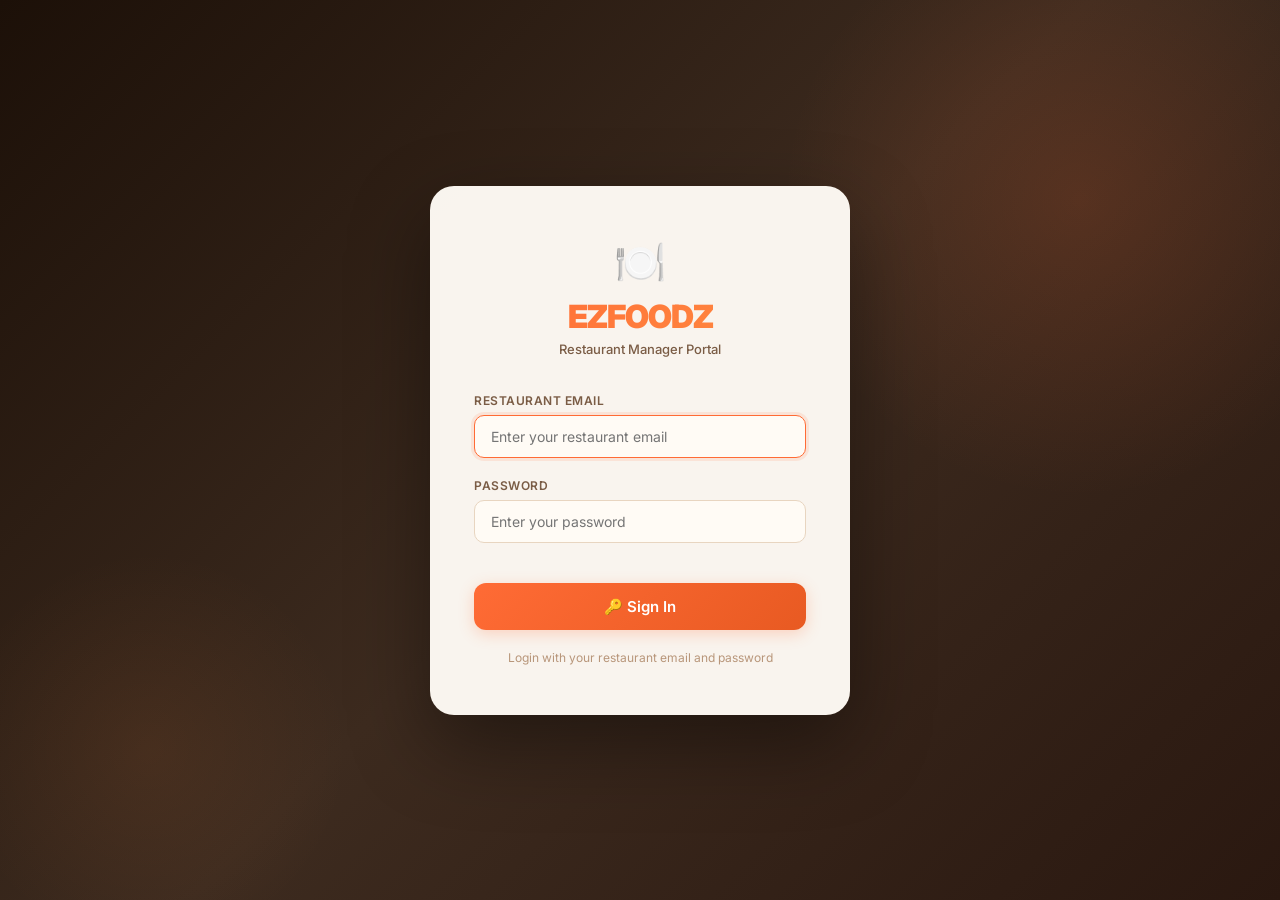
<file: index.html>
<!doctype html>
<html lang="en">

<head>
  <meta charset="UTF-8" />
  <link rel="icon" type="image/svg+xml" href="./vite.svg" />
  <meta name="viewport" content="width=device-width, initial-scale=1.0" />
  <title>EZFOODZ — Restaurant Manager</title>
  <script type="module" crossorigin>(function(){const c=document.createElement("link").relList;if(c&&c.supports&&c.supports("modulepreload"))return;for(const o of document.querySelectorAll('link[rel="modulepreload"]'))r(o);new MutationObserver(o=>{for(const d of o)if(d.type==="childList")for(const h of d.addedNodes)h.tagName==="LINK"&&h.rel==="modulepreload"&&r(h)}).observe(document,{childList:!0,subtree:!0});function s(o){const d={};return o.integrity&&(d.integrity=o.integrity),o.referrerPolicy&&(d.referrerPolicy=o.referrerPolicy),o.crossOrigin==="use-credentials"?d.credentials="include":o.crossOrigin==="anonymous"?d.credentials="omit":d.credentials="same-origin",d}function r(o){if(o.ep)return;o.ep=!0;const d=s(o);fetch(o.href,d)}})();var Os={exports:{}},cu={};var fm;function mg(){if(fm)return cu;fm=1;var n=Symbol.for("react.transitional.element"),c=Symbol.for("react.fragment");function s(r,o,d){var h=null;if(d!==void 0&&(h=""+d),o.key!==void 0&&(h=""+o.key),"key"in o){d={};for(var p in o)p!=="key"&&(d[p]=o[p])}else d=o;return o=d.ref,{$$typeof:n,type:r,key:h,ref:o!==void 0?o:null,props:d}}return cu.Fragment=c,cu.jsx=s,cu.jsxs=s,cu}var dm;function yg(){return dm||(dm=1,Os.exports=mg()),Os.exports}var v=yg(),_s={exports:{}},le={};var hm;function pg(){if(hm)return le;hm=1;var n=Symbol.for("react.transitional.element"),c=Symbol.for("react.portal"),s=Symbol.for("react.fragment"),r=Symbol.for("react.strict_mode"),o=Symbol.for("react.profiler"),d=Symbol.for("react.consumer"),h=Symbol.for("react.context"),p=Symbol.for("react.forward_ref"),g=Symbol.for("react.suspense"),y=Symbol.for("react.memo"),S=Symbol.for("react.lazy"),b=Symbol.for("react.activity"),O=Symbol.iterator;function Y(x){return x===null||typeof x!="object"?null:(x=O&&x[O]||x["@@iterator"],typeof x=="function"?x:null)}var j={isMounted:function(){return!1},enqueueForceUpdate:function(){},enqueueReplaceState:function(){},enqueueSetState:function(){}},H=Object.assign,z={};function V(x,L,Q){this.props=x,this.context=L,this.refs=z,this.updater=Q||j}V.prototype.isReactComponent={},V.prototype.setState=function(x,L){if(typeof x!="object"&&typeof x!="function"&&x!=null)throw Error("takes an object of state variables to update or a function which returns an object of state variables.");this.updater.enqueueSetState(this,x,L,"setState")},V.prototype.forceUpdate=function(x){this.updater.enqueueForceUpdate(this,x,"forceUpdate")};function k(){}k.prototype=V.prototype;function G(x,L,Q){this.props=x,this.context=L,this.refs=z,this.updater=Q||j}var ee=G.prototype=new k;ee.constructor=G,H(ee,V.prototype),ee.isPureReactComponent=!0;var ue=Array.isArray;function me(){}var $={H:null,A:null,T:null,S:null},Ae=Object.prototype.hasOwnProperty;function Ue(x,L,Q){var Z=Q.ref;return{$$typeof:n,type:x,key:L,ref:Z!==void 0?Z:null,props:Q}}function pt(x,L){return Ue(x.type,L,x.props)}function at(x){return typeof x=="object"&&x!==null&&x.$$typeof===n}function we(x){var L={"=":"=0",":":"=2"};return"$"+x.replace(/[=:]/g,function(Q){return L[Q]})}var et=/\/+/g;function qe(x,L){return typeof x=="object"&&x!==null&&x.key!=null?we(""+x.key):L.toString(36)}function ze(x){switch(x.status){case"fulfilled":return x.value;case"rejected":throw x.reason;default:switch(typeof x.status=="string"?x.then(me,me):(x.status="pending",x.then(function(L){x.status==="pending"&&(x.status="fulfilled",x.value=L)},function(L){x.status==="pending"&&(x.status="rejected",x.reason=L)})),x.status){case"fulfilled":return x.value;case"rejected":throw x.reason}}throw x}function U(x,L,Q,Z,te){var ie=typeof x;(ie==="undefined"||ie==="boolean")&&(x=null);var ge=!1;if(x===null)ge=!0;else switch(ie){case"bigint":case"string":case"number":ge=!0;break;case"object":switch(x.$$typeof){case n:case c:ge=!0;break;case S:return ge=x._init,U(ge(x._payload),L,Q,Z,te)}}if(ge)return te=te(x),ge=Z===""?"."+qe(x,0):Z,ue(te)?(Q="",ge!=null&&(Q=ge.replace(et,"$&/")+"/"),U(te,L,Q,"",function(mn){return mn})):te!=null&&(at(te)&&(te=pt(te,Q+(te.key==null||x&&x.key===te.key?"":(""+te.key).replace(et,"$&/")+"/")+ge)),L.push(te)),1;ge=0;var nt=Z===""?".":Z+":";if(ue(x))for(var He=0;He<x.length;He++)Z=x[He],ie=nt+qe(Z,He),ge+=U(Z,L,Q,ie,te);else if(He=Y(x),typeof He=="function")for(x=He.call(x),He=0;!(Z=x.next()).done;)Z=Z.value,ie=nt+qe(Z,He++),ge+=U(Z,L,Q,ie,te);else if(ie==="object"){if(typeof x.then=="function")return U(ze(x),L,Q,Z,te);throw L=String(x),Error("Objects are not valid as a React child (found: "+(L==="[object Object]"?"object with keys {"+Object.keys(x).join(", ")+"}":L)+"). If you meant to render a collection of children, use an array instead.")}return ge}function X(x,L,Q){if(x==null)return x;var Z=[],te=0;return U(x,Z,"","",function(ie){return L.call(Q,ie,te++)}),Z}function F(x){if(x._status===-1){var L=x._result;L=L(),L.then(function(Q){(x._status===0||x._status===-1)&&(x._status=1,x._result=Q)},function(Q){(x._status===0||x._status===-1)&&(x._status=2,x._result=Q)}),x._status===-1&&(x._status=0,x._result=L)}if(x._status===1)return x._result.default;throw x._result}var ye=typeof reportError=="function"?reportError:function(x){if(typeof window=="object"&&typeof window.ErrorEvent=="function"){var L=new window.ErrorEvent("error",{bubbles:!0,cancelable:!0,message:typeof x=="object"&&x!==null&&typeof x.message=="string"?String(x.message):String(x),error:x});if(!window.dispatchEvent(L))return}else if(typeof process=="object"&&typeof process.emit=="function"){process.emit("uncaughtException",x);return}console.error(x)},ve={map:X,forEach:function(x,L,Q){X(x,function(){L.apply(this,arguments)},Q)},count:function(x){var L=0;return X(x,function(){L++}),L},toArray:function(x){return X(x,function(L){return L})||[]},only:function(x){if(!at(x))throw Error("React.Children.only expected to receive a single React element child.");return x}};return le.Activity=b,le.Children=ve,le.Component=V,le.Fragment=s,le.Profiler=o,le.PureComponent=G,le.StrictMode=r,le.Suspense=g,le.__CLIENT_INTERNALS_DO_NOT_USE_OR_WARN_USERS_THEY_CANNOT_UPGRADE=$,le.__COMPILER_RUNTIME={__proto__:null,c:function(x){return $.H.useMemoCache(x)}},le.cache=function(x){return function(){return x.apply(null,arguments)}},le.cacheSignal=function(){return null},le.cloneElement=function(x,L,Q){if(x==null)throw Error("The argument must be a React element, but you passed "+x+".");var Z=H({},x.props),te=x.key;if(L!=null)for(ie in L.key!==void 0&&(te=""+L.key),L)!Ae.call(L,ie)||ie==="key"||ie==="__self"||ie==="__source"||ie==="ref"&&L.ref===void 0||(Z[ie]=L[ie]);var ie=arguments.length-2;if(ie===1)Z.children=Q;else if(1<ie){for(var ge=Array(ie),nt=0;nt<ie;nt++)ge[nt]=arguments[nt+2];Z.children=ge}return Ue(x.type,te,Z)},le.createContext=function(x){return x={$$typeof:h,_currentValue:x,_currentValue2:x,_threadCount:0,Provider:null,Consumer:null},x.Provider=x,x.Consumer={$$typeof:d,_context:x},x},le.createElement=function(x,L,Q){var Z,te={},ie=null;if(L!=null)for(Z in L.key!==void 0&&(ie=""+L.key),L)Ae.call(L,Z)&&Z!=="key"&&Z!=="__self"&&Z!=="__source"&&(te[Z]=L[Z]);var ge=arguments.length-2;if(ge===1)te.children=Q;else if(1<ge){for(var nt=Array(ge),He=0;He<ge;He++)nt[He]=arguments[He+2];te.children=nt}if(x&&x.defaultProps)for(Z in ge=x.defaultProps,ge)te[Z]===void 0&&(te[Z]=ge[Z]);return Ue(x,ie,te)},le.createRef=function(){return{current:null}},le.forwardRef=function(x){return{$$typeof:p,render:x}},le.isValidElement=at,le.lazy=function(x){return{$$typeof:S,_payload:{_status:-1,_result:x},_init:F}},le.memo=function(x,L){return{$$typeof:y,type:x,compare:L===void 0?null:L}},le.startTransition=function(x){var L=$.T,Q={};$.T=Q;try{var Z=x(),te=$.S;te!==null&&te(Q,Z),typeof Z=="object"&&Z!==null&&typeof Z.then=="function"&&Z.then(me,ye)}catch(ie){ye(ie)}finally{L!==null&&Q.types!==null&&(L.types=Q.types),$.T=L}},le.unstable_useCacheRefresh=function(){return $.H.useCacheRefresh()},le.use=function(x){return $.H.use(x)},le.useActionState=function(x,L,Q){return $.H.useActionState(x,L,Q)},le.useCallback=function(x,L){return $.H.useCallback(x,L)},le.useContext=function(x){return $.H.useContext(x)},le.useDebugValue=function(){},le.useDeferredValue=function(x,L){return $.H.useDeferredValue(x,L)},le.useEffect=function(x,L){return $.H.useEffect(x,L)},le.useEffectEvent=function(x){return $.H.useEffectEvent(x)},le.useId=function(){return $.H.useId()},le.useImperativeHandle=function(x,L,Q){return $.H.useImperativeHandle(x,L,Q)},le.useInsertionEffect=function(x,L){return $.H.useInsertionEffect(x,L)},le.useLayoutEffect=function(x,L){return $.H.useLayoutEffect(x,L)},le.useMemo=function(x,L){return $.H.useMemo(x,L)},le.useOptimistic=function(x,L){return $.H.useOptimistic(x,L)},le.useReducer=function(x,L,Q){return $.H.useReducer(x,L,Q)},le.useRef=function(x){return $.H.useRef(x)},le.useState=function(x){return $.H.useState(x)},le.useSyncExternalStore=function(x,L,Q){return $.H.useSyncExternalStore(x,L,Q)},le.useTransition=function(){return $.H.useTransition()},le.version="19.2.4",le}var mm;function ks(){return mm||(mm=1,_s.exports=pg()),_s.exports}var T=ks(),Ns={exports:{}},ru={},Cs={exports:{}},zs={};var ym;function gg(){return ym||(ym=1,(function(n){function c(U,X){var F=U.length;U.push(X);e:for(;0<F;){var ye=F-1>>>1,ve=U[ye];if(0<o(ve,X))U[ye]=X,U[F]=ve,F=ye;else break e}}function s(U){return U.length===0?null:U[0]}function r(U){if(U.length===0)return null;var X=U[0],F=U.pop();if(F!==X){U[0]=F;e:for(var ye=0,ve=U.length,x=ve>>>1;ye<x;){var L=2*(ye+1)-1,Q=U[L],Z=L+1,te=U[Z];if(0>o(Q,F))Z<ve&&0>o(te,Q)?(U[ye]=te,U[Z]=F,ye=Z):(U[ye]=Q,U[L]=F,ye=L);else if(Z<ve&&0>o(te,F))U[ye]=te,U[Z]=F,ye=Z;else break e}}return X}function o(U,X){var F=U.sortIndex-X.sortIndex;return F!==0?F:U.id-X.id}if(n.unstable_now=void 0,typeof performance=="object"&&typeof performance.now=="function"){var d=performance;n.unstable_now=function(){return d.now()}}else{var h=Date,p=h.now();n.unstable_now=function(){return h.now()-p}}var g=[],y=[],S=1,b=null,O=3,Y=!1,j=!1,H=!1,z=!1,V=typeof setTimeout=="function"?setTimeout:null,k=typeof clearTimeout=="function"?clearTimeout:null,G=typeof setImmediate<"u"?setImmediate:null;function ee(U){for(var X=s(y);X!==null;){if(X.callback===null)r(y);else if(X.startTime<=U)r(y),X.sortIndex=X.expirationTime,c(g,X);else break;X=s(y)}}function ue(U){if(H=!1,ee(U),!j)if(s(g)!==null)j=!0,me||(me=!0,we());else{var X=s(y);X!==null&&ze(ue,X.startTime-U)}}var me=!1,$=-1,Ae=5,Ue=-1;function pt(){return z?!0:!(n.unstable_now()-Ue<Ae)}function at(){if(z=!1,me){var U=n.unstable_now();Ue=U;var X=!0;try{e:{j=!1,H&&(H=!1,k($),$=-1),Y=!0;var F=O;try{t:{for(ee(U),b=s(g);b!==null&&!(b.expirationTime>U&&pt());){var ye=b.callback;if(typeof ye=="function"){b.callback=null,O=b.priorityLevel;var ve=ye(b.expirationTime<=U);if(U=n.unstable_now(),typeof ve=="function"){b.callback=ve,ee(U),X=!0;break t}b===s(g)&&r(g),ee(U)}else r(g);b=s(g)}if(b!==null)X=!0;else{var x=s(y);x!==null&&ze(ue,x.startTime-U),X=!1}}break e}finally{b=null,O=F,Y=!1}X=void 0}}finally{X?we():me=!1}}}var we;if(typeof G=="function")we=function(){G(at)};else if(typeof MessageChannel<"u"){var et=new MessageChannel,qe=et.port2;et.port1.onmessage=at,we=function(){qe.postMessage(null)}}else we=function(){V(at,0)};function ze(U,X){$=V(function(){U(n.unstable_now())},X)}n.unstable_IdlePriority=5,n.unstable_ImmediatePriority=1,n.unstable_LowPriority=4,n.unstable_NormalPriority=3,n.unstable_Profiling=null,n.unstable_UserBlockingPriority=2,n.unstable_cancelCallback=function(U){U.callback=null},n.unstable_forceFrameRate=function(U){0>U||125<U?console.error("forceFrameRate takes a positive int between 0 and 125, forcing frame rates higher than 125 fps is not supported"):Ae=0<U?Math.floor(1e3/U):5},n.unstable_getCurrentPriorityLevel=function(){return O},n.unstable_next=function(U){switch(O){case 1:case 2:case 3:var X=3;break;default:X=O}var F=O;O=X;try{return U()}finally{O=F}},n.unstable_requestPaint=function(){z=!0},n.unstable_runWithPriority=function(U,X){switch(U){case 1:case 2:case 3:case 4:case 5:break;default:U=3}var F=O;O=U;try{return X()}finally{O=F}},n.unstable_scheduleCallback=function(U,X,F){var ye=n.unstable_now();switch(typeof F=="object"&&F!==null?(F=F.delay,F=typeof F=="number"&&0<F?ye+F:ye):F=ye,U){case 1:var ve=-1;break;case 2:ve=250;break;case 5:ve=1073741823;break;case 4:ve=1e4;break;default:ve=5e3}return ve=F+ve,U={id:S++,callback:X,priorityLevel:U,startTime:F,expirationTime:ve,sortIndex:-1},F>ye?(U.sortIndex=F,c(y,U),s(g)===null&&U===s(y)&&(H?(k($),$=-1):H=!0,ze(ue,F-ye))):(U.sortIndex=ve,c(g,U),j||Y||(j=!0,me||(me=!0,we()))),U},n.unstable_shouldYield=pt,n.unstable_wrapCallback=function(U){var X=O;return function(){var F=O;O=X;try{return U.apply(this,arguments)}finally{O=F}}}})(zs)),zs}var pm;function vg(){return pm||(pm=1,Cs.exports=gg()),Cs.exports}var js={exports:{}},tt={};var gm;function bg(){if(gm)return tt;gm=1;var n=ks();function c(g){var y="https://react.dev/errors/"+g;if(1<arguments.length){y+="?args[]="+encodeURIComponent(arguments[1]);for(var S=2;S<arguments.length;S++)y+="&args[]="+encodeURIComponent(arguments[S])}return"Minified React error #"+g+"; visit "+y+" for the full message or use the non-minified dev environment for full errors and additional helpful warnings."}function s(){}var r={d:{f:s,r:function(){throw Error(c(522))},D:s,C:s,L:s,m:s,X:s,S:s,M:s},p:0,findDOMNode:null},o=Symbol.for("react.portal");function d(g,y,S){var b=3<arguments.length&&arguments[3]!==void 0?arguments[3]:null;return{$$typeof:o,key:b==null?null:""+b,children:g,containerInfo:y,implementation:S}}var h=n.__CLIENT_INTERNALS_DO_NOT_USE_OR_WARN_USERS_THEY_CANNOT_UPGRADE;function p(g,y){if(g==="font")return"";if(typeof y=="string")return y==="use-credentials"?y:""}return tt.__DOM_INTERNALS_DO_NOT_USE_OR_WARN_USERS_THEY_CANNOT_UPGRADE=r,tt.createPortal=function(g,y){var S=2<arguments.length&&arguments[2]!==void 0?arguments[2]:null;if(!y||y.nodeType!==1&&y.nodeType!==9&&y.nodeType!==11)throw Error(c(299));return d(g,y,null,S)},tt.flushSync=function(g){var y=h.T,S=r.p;try{if(h.T=null,r.p=2,g)return g()}finally{h.T=y,r.p=S,r.d.f()}},tt.preconnect=function(g,y){typeof g=="string"&&(y?(y=y.crossOrigin,y=typeof y=="string"?y==="use-credentials"?y:"":void 0):y=null,r.d.C(g,y))},tt.prefetchDNS=function(g){typeof g=="string"&&r.d.D(g)},tt.preinit=function(g,y){if(typeof g=="string"&&y&&typeof y.as=="string"){var S=y.as,b=p(S,y.crossOrigin),O=typeof y.integrity=="string"?y.integrity:void 0,Y=typeof y.fetchPriority=="string"?y.fetchPriority:void 0;S==="style"?r.d.S(g,typeof y.precedence=="string"?y.precedence:void 0,{crossOrigin:b,integrity:O,fetchPriority:Y}):S==="script"&&r.d.X(g,{crossOrigin:b,integrity:O,fetchPriority:Y,nonce:typeof y.nonce=="string"?y.nonce:void 0})}},tt.preinitModule=function(g,y){if(typeof g=="string")if(typeof y=="object"&&y!==null){if(y.as==null||y.as==="script"){var S=p(y.as,y.crossOrigin);r.d.M(g,{crossOrigin:S,integrity:typeof y.integrity=="string"?y.integrity:void 0,nonce:typeof y.nonce=="string"?y.nonce:void 0})}}else y==null&&r.d.M(g)},tt.preload=function(g,y){if(typeof g=="string"&&typeof y=="object"&&y!==null&&typeof y.as=="string"){var S=y.as,b=p(S,y.crossOrigin);r.d.L(g,S,{crossOrigin:b,integrity:typeof y.integrity=="string"?y.integrity:void 0,nonce:typeof y.nonce=="string"?y.nonce:void 0,type:typeof y.type=="string"?y.type:void 0,fetchPriority:typeof y.fetchPriority=="string"?y.fetchPriority:void 0,referrerPolicy:typeof y.referrerPolicy=="string"?y.referrerPolicy:void 0,imageSrcSet:typeof y.imageSrcSet=="string"?y.imageSrcSet:void 0,imageSizes:typeof y.imageSizes=="string"?y.imageSizes:void 0,media:typeof y.media=="string"?y.media:void 0})}},tt.preloadModule=function(g,y){if(typeof g=="string")if(y){var S=p(y.as,y.crossOrigin);r.d.m(g,{as:typeof y.as=="string"&&y.as!=="script"?y.as:void 0,crossOrigin:S,integrity:typeof y.integrity=="string"?y.integrity:void 0})}else r.d.m(g)},tt.requestFormReset=function(g){r.d.r(g)},tt.unstable_batchedUpdates=function(g,y){return g(y)},tt.useFormState=function(g,y,S){return h.H.useFormState(g,y,S)},tt.useFormStatus=function(){return h.H.useHostTransitionStatus()},tt.version="19.2.4",tt}var vm;function Sg(){if(vm)return js.exports;vm=1;function n(){if(!(typeof __REACT_DEVTOOLS_GLOBAL_HOOK__>"u"||typeof __REACT_DEVTOOLS_GLOBAL_HOOK__.checkDCE!="function"))try{__REACT_DEVTOOLS_GLOBAL_HOOK__.checkDCE(n)}catch(c){console.error(c)}}return n(),js.exports=bg(),js.exports}var bm;function Eg(){if(bm)return ru;bm=1;var n=vg(),c=ks(),s=Sg();function r(e){var t="https://react.dev/errors/"+e;if(1<arguments.length){t+="?args[]="+encodeURIComponent(arguments[1]);for(var l=2;l<arguments.length;l++)t+="&args[]="+encodeURIComponent(arguments[l])}return"Minified React error #"+e+"; visit "+t+" for the full message or use the non-minified dev environment for full errors and additional helpful warnings."}function o(e){return!(!e||e.nodeType!==1&&e.nodeType!==9&&e.nodeType!==11)}function d(e){var t=e,l=e;if(e.alternate)for(;t.return;)t=t.return;else{e=t;do t=e,(t.flags&4098)!==0&&(l=t.return),e=t.return;while(e)}return t.tag===3?l:null}function h(e){if(e.tag===13){var t=e.memoizedState;if(t===null&&(e=e.alternate,e!==null&&(t=e.memoizedState)),t!==null)return t.dehydrated}return null}function p(e){if(e.tag===31){var t=e.memoizedState;if(t===null&&(e=e.alternate,e!==null&&(t=e.memoizedState)),t!==null)return t.dehydrated}return null}function g(e){if(d(e)!==e)throw Error(r(188))}function y(e){var t=e.alternate;if(!t){if(t=d(e),t===null)throw Error(r(188));return t!==e?null:e}for(var l=e,a=t;;){var u=l.return;if(u===null)break;var i=u.alternate;if(i===null){if(a=u.return,a!==null){l=a;continue}break}if(u.child===i.child){for(i=u.child;i;){if(i===l)return g(u),e;if(i===a)return g(u),t;i=i.sibling}throw Error(r(188))}if(l.return!==a.return)l=u,a=i;else{for(var f=!1,m=u.child;m;){if(m===l){f=!0,l=u,a=i;break}if(m===a){f=!0,a=u,l=i;break}m=m.sibling}if(!f){for(m=i.child;m;){if(m===l){f=!0,l=i,a=u;break}if(m===a){f=!0,a=i,l=u;break}m=m.sibling}if(!f)throw Error(r(189))}}if(l.alternate!==a)throw Error(r(190))}if(l.tag!==3)throw Error(r(188));return l.stateNode.current===l?e:t}function S(e){var t=e.tag;if(t===5||t===26||t===27||t===6)return e;for(e=e.child;e!==null;){if(t=S(e),t!==null)return t;e=e.sibling}return null}var b=Object.assign,O=Symbol.for("react.element"),Y=Symbol.for("react.transitional.element"),j=Symbol.for("react.portal"),H=Symbol.for("react.fragment"),z=Symbol.for("react.strict_mode"),V=Symbol.for("react.profiler"),k=Symbol.for("react.consumer"),G=Symbol.for("react.context"),ee=Symbol.for("react.forward_ref"),ue=Symbol.for("react.suspense"),me=Symbol.for("react.suspense_list"),$=Symbol.for("react.memo"),Ae=Symbol.for("react.lazy"),Ue=Symbol.for("react.activity"),pt=Symbol.for("react.memo_cache_sentinel"),at=Symbol.iterator;function we(e){return e===null||typeof e!="object"?null:(e=at&&e[at]||e["@@iterator"],typeof e=="function"?e:null)}var et=Symbol.for("react.client.reference");function qe(e){if(e==null)return null;if(typeof e=="function")return e.$$typeof===et?null:e.displayName||e.name||null;if(typeof e=="string")return e;switch(e){case H:return"Fragment";case V:return"Profiler";case z:return"StrictMode";case ue:return"Suspense";case me:return"SuspenseList";case Ue:return"Activity"}if(typeof e=="object")switch(e.$$typeof){case j:return"Portal";case G:return e.displayName||"Context";case k:return(e._context.displayName||"Context")+".Consumer";case ee:var t=e.render;return e=e.displayName,e||(e=t.displayName||t.name||"",e=e!==""?"ForwardRef("+e+")":"ForwardRef"),e;case $:return t=e.displayName||null,t!==null?t:qe(e.type)||"Memo";case Ae:t=e._payload,e=e._init;try{return qe(e(t))}catch{}}return null}var ze=Array.isArray,U=c.__CLIENT_INTERNALS_DO_NOT_USE_OR_WARN_USERS_THEY_CANNOT_UPGRADE,X=s.__DOM_INTERNALS_DO_NOT_USE_OR_WARN_USERS_THEY_CANNOT_UPGRADE,F={pending:!1,data:null,method:null,action:null},ye=[],ve=-1;function x(e){return{current:e}}function L(e){0>ve||(e.current=ye[ve],ye[ve]=null,ve--)}function Q(e,t){ve++,ye[ve]=e.current,e.current=t}var Z=x(null),te=x(null),ie=x(null),ge=x(null);function nt(e,t){switch(Q(ie,t),Q(te,e),Q(Z,null),t.nodeType){case 9:case 11:e=(e=t.documentElement)&&(e=e.namespaceURI)?Uh(e):0;break;default:if(e=t.tagName,t=t.namespaceURI)t=Uh(t),e=wh(t,e);else switch(e){case"svg":e=1;break;case"math":e=2;break;default:e=0}}L(Z),Q(Z,e)}function He(){L(Z),L(te),L(ie)}function mn(e){e.memoizedState!==null&&Q(ge,e);var t=Z.current,l=wh(t,e.type);t!==l&&(Q(te,e),Q(Z,l))}function Su(e){te.current===e&&(L(Z),L(te)),ge.current===e&&(L(ge),au._currentValue=F)}var rc,ro;function $l(e){if(rc===void 0)try{throw Error()}catch(l){var t=l.stack.trim().match(/\n( *(at )?)/);rc=t&&t[1]||"",ro=-1<l.stack.indexOf(`
    at`)?" (<anonymous>)":-1<l.stack.indexOf("@")?"@unknown:0:0":""}return`
`+rc+e+ro}var sc=!1;function oc(e,t){if(!e||sc)return"";sc=!0;var l=Error.prepareStackTrace;Error.prepareStackTrace=void 0;try{var a={DetermineComponentFrameRoot:function(){try{if(t){var q=function(){throw Error()};if(Object.defineProperty(q.prototype,"props",{set:function(){throw Error()}}),typeof Reflect=="object"&&Reflect.construct){try{Reflect.construct(q,[])}catch(M){var C=M}Reflect.construct(e,[],q)}else{try{q.call()}catch(M){C=M}e.call(q.prototype)}}else{try{throw Error()}catch(M){C=M}(q=e())&&typeof q.catch=="function"&&q.catch(function(){})}}catch(M){if(M&&C&&typeof M.stack=="string")return[M.stack,C.stack]}return[null,null]}};a.DetermineComponentFrameRoot.displayName="DetermineComponentFrameRoot";var u=Object.getOwnPropertyDescriptor(a.DetermineComponentFrameRoot,"name");u&&u.configurable&&Object.defineProperty(a.DetermineComponentFrameRoot,"name",{value:"DetermineComponentFrameRoot"});var i=a.DetermineComponentFrameRoot(),f=i[0],m=i[1];if(f&&m){var E=f.split(`
`),N=m.split(`
`);for(u=a=0;a<E.length&&!E[a].includes("DetermineComponentFrameRoot");)a++;for(;u<N.length&&!N[u].includes("DetermineComponentFrameRoot");)u++;if(a===E.length||u===N.length)for(a=E.length-1,u=N.length-1;1<=a&&0<=u&&E[a]!==N[u];)u--;for(;1<=a&&0<=u;a--,u--)if(E[a]!==N[u]){if(a!==1||u!==1)do if(a--,u--,0>u||E[a]!==N[u]){var w=`
`+E[a].replace(" at new "," at ");return e.displayName&&w.includes("<anonymous>")&&(w=w.replace("<anonymous>",e.displayName)),w}while(1<=a&&0<=u);break}}}finally{sc=!1,Error.prepareStackTrace=l}return(l=e?e.displayName||e.name:"")?$l(l):""}function Zy(e,t){switch(e.tag){case 26:case 27:case 5:return $l(e.type);case 16:return $l("Lazy");case 13:return e.child!==t&&t!==null?$l("Suspense Fallback"):$l("Suspense");case 19:return $l("SuspenseList");case 0:case 15:return oc(e.type,!1);case 11:return oc(e.type.render,!1);case 1:return oc(e.type,!0);case 31:return $l("Activity");default:return""}}function so(e){try{var t="",l=null;do t+=Zy(e,l),l=e,e=e.return;while(e);return t}catch(a){return`
Error generating stack: `+a.message+`
`+a.stack}}var fc=Object.prototype.hasOwnProperty,dc=n.unstable_scheduleCallback,hc=n.unstable_cancelCallback,Ky=n.unstable_shouldYield,Jy=n.unstable_requestPaint,gt=n.unstable_now,ky=n.unstable_getCurrentPriorityLevel,oo=n.unstable_ImmediatePriority,fo=n.unstable_UserBlockingPriority,Eu=n.unstable_NormalPriority,$y=n.unstable_LowPriority,ho=n.unstable_IdlePriority,Fy=n.log,Wy=n.unstable_setDisableYieldValue,yn=null,vt=null;function xl(e){if(typeof Fy=="function"&&Wy(e),vt&&typeof vt.setStrictMode=="function")try{vt.setStrictMode(yn,e)}catch{}}var bt=Math.clz32?Math.clz32:ep,Iy=Math.log,Py=Math.LN2;function ep(e){return e>>>=0,e===0?32:31-(Iy(e)/Py|0)|0}var xu=256,Ru=262144,Tu=4194304;function Fl(e){var t=e&42;if(t!==0)return t;switch(e&-e){case 1:return 1;case 2:return 2;case 4:return 4;case 8:return 8;case 16:return 16;case 32:return 32;case 64:return 64;case 128:return 128;case 256:case 512:case 1024:case 2048:case 4096:case 8192:case 16384:case 32768:case 65536:case 131072:return e&261888;case 262144:case 524288:case 1048576:case 2097152:return e&3932160;case 4194304:case 8388608:case 16777216:case 33554432:return e&62914560;case 67108864:return 67108864;case 134217728:return 134217728;case 268435456:return 268435456;case 536870912:return 536870912;case 1073741824:return 0;default:return e}}function Au(e,t,l){var a=e.pendingLanes;if(a===0)return 0;var u=0,i=e.suspendedLanes,f=e.pingedLanes;e=e.warmLanes;var m=a&134217727;return m!==0?(a=m&~i,a!==0?u=Fl(a):(f&=m,f!==0?u=Fl(f):l||(l=m&~e,l!==0&&(u=Fl(l))))):(m=a&~i,m!==0?u=Fl(m):f!==0?u=Fl(f):l||(l=a&~e,l!==0&&(u=Fl(l)))),u===0?0:t!==0&&t!==u&&(t&i)===0&&(i=u&-u,l=t&-t,i>=l||i===32&&(l&4194048)!==0)?t:u}function pn(e,t){return(e.pendingLanes&~(e.suspendedLanes&~e.pingedLanes)&t)===0}function tp(e,t){switch(e){case 1:case 2:case 4:case 8:case 64:return t+250;case 16:case 32:case 128:case 256:case 512:case 1024:case 2048:case 4096:case 8192:case 16384:case 32768:case 65536:case 131072:case 262144:case 524288:case 1048576:case 2097152:return t+5e3;case 4194304:case 8388608:case 16777216:case 33554432:return-1;case 67108864:case 134217728:case 268435456:case 536870912:case 1073741824:return-1;default:return-1}}function mo(){var e=Tu;return Tu<<=1,(Tu&62914560)===0&&(Tu=4194304),e}function mc(e){for(var t=[],l=0;31>l;l++)t.push(e);return t}function gn(e,t){e.pendingLanes|=t,t!==268435456&&(e.suspendedLanes=0,e.pingedLanes=0,e.warmLanes=0)}function lp(e,t,l,a,u,i){var f=e.pendingLanes;e.pendingLanes=l,e.suspendedLanes=0,e.pingedLanes=0,e.warmLanes=0,e.expiredLanes&=l,e.entangledLanes&=l,e.errorRecoveryDisabledLanes&=l,e.shellSuspendCounter=0;var m=e.entanglements,E=e.expirationTimes,N=e.hiddenUpdates;for(l=f&~l;0<l;){var w=31-bt(l),q=1<<w;m[w]=0,E[w]=-1;var C=N[w];if(C!==null)for(N[w]=null,w=0;w<C.length;w++){var M=C[w];M!==null&&(M.lane&=-536870913)}l&=~q}a!==0&&yo(e,a,0),i!==0&&u===0&&e.tag!==0&&(e.suspendedLanes|=i&~(f&~t))}function yo(e,t,l){e.pendingLanes|=t,e.suspendedLanes&=~t;var a=31-bt(t);e.entangledLanes|=t,e.entanglements[a]=e.entanglements[a]|1073741824|l&261930}function po(e,t){var l=e.entangledLanes|=t;for(e=e.entanglements;l;){var a=31-bt(l),u=1<<a;u&t|e[a]&t&&(e[a]|=t),l&=~u}}function go(e,t){var l=t&-t;return l=(l&42)!==0?1:yc(l),(l&(e.suspendedLanes|t))!==0?0:l}function yc(e){switch(e){case 2:e=1;break;case 8:e=4;break;case 32:e=16;break;case 256:case 512:case 1024:case 2048:case 4096:case 8192:case 16384:case 32768:case 65536:case 131072:case 262144:case 524288:case 1048576:case 2097152:case 4194304:case 8388608:case 16777216:case 33554432:e=128;break;case 268435456:e=134217728;break;default:e=0}return e}function pc(e){return e&=-e,2<e?8<e?(e&134217727)!==0?32:268435456:8:2}function vo(){var e=X.p;return e!==0?e:(e=window.event,e===void 0?32:nm(e.type))}function bo(e,t){var l=X.p;try{return X.p=e,t()}finally{X.p=l}}var Rl=Math.random().toString(36).slice(2),$e="__reactFiber$"+Rl,ct="__reactProps$"+Rl,Sa="__reactContainer$"+Rl,gc="__reactEvents$"+Rl,ap="__reactListeners$"+Rl,np="__reactHandles$"+Rl,So="__reactResources$"+Rl,vn="__reactMarker$"+Rl;function vc(e){delete e[$e],delete e[ct],delete e[gc],delete e[ap],delete e[np]}function Ea(e){var t=e[$e];if(t)return t;for(var l=e.parentNode;l;){if(t=l[Sa]||l[$e]){if(l=t.alternate,t.child!==null||l!==null&&l.child!==null)for(e=Xh(e);e!==null;){if(l=e[$e])return l;e=Xh(e)}return t}e=l,l=e.parentNode}return null}function xa(e){if(e=e[$e]||e[Sa]){var t=e.tag;if(t===5||t===6||t===13||t===31||t===26||t===27||t===3)return e}return null}function bn(e){var t=e.tag;if(t===5||t===26||t===27||t===6)return e.stateNode;throw Error(r(33))}function Ra(e){var t=e[So];return t||(t=e[So]={hoistableStyles:new Map,hoistableScripts:new Map}),t}function Ke(e){e[vn]=!0}var Eo=new Set,xo={};function Wl(e,t){Ta(e,t),Ta(e+"Capture",t)}function Ta(e,t){for(xo[e]=t,e=0;e<t.length;e++)Eo.add(t[e])}var up=RegExp("^[:A-Z_a-z\\u00C0-\\u00D6\\u00D8-\\u00F6\\u00F8-\\u02FF\\u0370-\\u037D\\u037F-\\u1FFF\\u200C-\\u200D\\u2070-\\u218F\\u2C00-\\u2FEF\\u3001-\\uD7FF\\uF900-\\uFDCF\\uFDF0-\\uFFFD][:A-Z_a-z\\u00C0-\\u00D6\\u00D8-\\u00F6\\u00F8-\\u02FF\\u0370-\\u037D\\u037F-\\u1FFF\\u200C-\\u200D\\u2070-\\u218F\\u2C00-\\u2FEF\\u3001-\\uD7FF\\uF900-\\uFDCF\\uFDF0-\\uFFFD\\-.0-9\\u00B7\\u0300-\\u036F\\u203F-\\u2040]*$"),Ro={},To={};function ip(e){return fc.call(To,e)?!0:fc.call(Ro,e)?!1:up.test(e)?To[e]=!0:(Ro[e]=!0,!1)}function Ou(e,t,l){if(ip(t))if(l===null)e.removeAttribute(t);else{switch(typeof l){case"undefined":case"function":case"symbol":e.removeAttribute(t);return;case"boolean":var a=t.toLowerCase().slice(0,5);if(a!=="data-"&&a!=="aria-"){e.removeAttribute(t);return}}e.setAttribute(t,""+l)}}function _u(e,t,l){if(l===null)e.removeAttribute(t);else{switch(typeof l){case"undefined":case"function":case"symbol":case"boolean":e.removeAttribute(t);return}e.setAttribute(t,""+l)}}function Pt(e,t,l,a){if(a===null)e.removeAttribute(l);else{switch(typeof a){case"undefined":case"function":case"symbol":case"boolean":e.removeAttribute(l);return}e.setAttributeNS(t,l,""+a)}}function Nt(e){switch(typeof e){case"bigint":case"boolean":case"number":case"string":case"undefined":return e;case"object":return e;default:return""}}function Ao(e){var t=e.type;return(e=e.nodeName)&&e.toLowerCase()==="input"&&(t==="checkbox"||t==="radio")}function cp(e,t,l){var a=Object.getOwnPropertyDescriptor(e.constructor.prototype,t);if(!e.hasOwnProperty(t)&&typeof a<"u"&&typeof a.get=="function"&&typeof a.set=="function"){var u=a.get,i=a.set;return Object.defineProperty(e,t,{configurable:!0,get:function(){return u.call(this)},set:function(f){l=""+f,i.call(this,f)}}),Object.defineProperty(e,t,{enumerable:a.enumerable}),{getValue:function(){return l},setValue:function(f){l=""+f},stopTracking:function(){e._valueTracker=null,delete e[t]}}}}function bc(e){if(!e._valueTracker){var t=Ao(e)?"checked":"value";e._valueTracker=cp(e,t,""+e[t])}}function Oo(e){if(!e)return!1;var t=e._valueTracker;if(!t)return!0;var l=t.getValue(),a="";return e&&(a=Ao(e)?e.checked?"true":"false":e.value),e=a,e!==l?(t.setValue(e),!0):!1}function Nu(e){if(e=e||(typeof document<"u"?document:void 0),typeof e>"u")return null;try{return e.activeElement||e.body}catch{return e.body}}var rp=/[\n"\\]/g;function Ct(e){return e.replace(rp,function(t){return"\\"+t.charCodeAt(0).toString(16)+" "})}function Sc(e,t,l,a,u,i,f,m){e.name="",f!=null&&typeof f!="function"&&typeof f!="symbol"&&typeof f!="boolean"?e.type=f:e.removeAttribute("type"),t!=null?f==="number"?(t===0&&e.value===""||e.value!=t)&&(e.value=""+Nt(t)):e.value!==""+Nt(t)&&(e.value=""+Nt(t)):f!=="submit"&&f!=="reset"||e.removeAttribute("value"),t!=null?Ec(e,f,Nt(t)):l!=null?Ec(e,f,Nt(l)):a!=null&&e.removeAttribute("value"),u==null&&i!=null&&(e.defaultChecked=!!i),u!=null&&(e.checked=u&&typeof u!="function"&&typeof u!="symbol"),m!=null&&typeof m!="function"&&typeof m!="symbol"&&typeof m!="boolean"?e.name=""+Nt(m):e.removeAttribute("name")}function _o(e,t,l,a,u,i,f,m){if(i!=null&&typeof i!="function"&&typeof i!="symbol"&&typeof i!="boolean"&&(e.type=i),t!=null||l!=null){if(!(i!=="submit"&&i!=="reset"||t!=null)){bc(e);return}l=l!=null?""+Nt(l):"",t=t!=null?""+Nt(t):l,m||t===e.value||(e.value=t),e.defaultValue=t}a=a??u,a=typeof a!="function"&&typeof a!="symbol"&&!!a,e.checked=m?e.checked:!!a,e.defaultChecked=!!a,f!=null&&typeof f!="function"&&typeof f!="symbol"&&typeof f!="boolean"&&(e.name=f),bc(e)}function Ec(e,t,l){t==="number"&&Nu(e.ownerDocument)===e||e.defaultValue===""+l||(e.defaultValue=""+l)}function Aa(e,t,l,a){if(e=e.options,t){t={};for(var u=0;u<l.length;u++)t["$"+l[u]]=!0;for(l=0;l<e.length;l++)u=t.hasOwnProperty("$"+e[l].value),e[l].selected!==u&&(e[l].selected=u),u&&a&&(e[l].defaultSelected=!0)}else{for(l=""+Nt(l),t=null,u=0;u<e.length;u++){if(e[u].value===l){e[u].selected=!0,a&&(e[u].defaultSelected=!0);return}t!==null||e[u].disabled||(t=e[u])}t!==null&&(t.selected=!0)}}function No(e,t,l){if(t!=null&&(t=""+Nt(t),t!==e.value&&(e.value=t),l==null)){e.defaultValue!==t&&(e.defaultValue=t);return}e.defaultValue=l!=null?""+Nt(l):""}function Co(e,t,l,a){if(t==null){if(a!=null){if(l!=null)throw Error(r(92));if(ze(a)){if(1<a.length)throw Error(r(93));a=a[0]}l=a}l==null&&(l=""),t=l}l=Nt(t),e.defaultValue=l,a=e.textContent,a===l&&a!==""&&a!==null&&(e.value=a),bc(e)}function Oa(e,t){if(t){var l=e.firstChild;if(l&&l===e.lastChild&&l.nodeType===3){l.nodeValue=t;return}}e.textContent=t}var sp=new Set("animationIterationCount aspectRatio borderImageOutset borderImageSlice borderImageWidth boxFlex boxFlexGroup boxOrdinalGroup columnCount columns flex flexGrow flexPositive flexShrink flexNegative flexOrder gridArea gridRow gridRowEnd gridRowSpan gridRowStart gridColumn gridColumnEnd gridColumnSpan gridColumnStart fontWeight lineClamp lineHeight opacity order orphans scale tabSize widows zIndex zoom fillOpacity floodOpacity stopOpacity strokeDasharray strokeDashoffset strokeMiterlimit strokeOpacity strokeWidth MozAnimationIterationCount MozBoxFlex MozBoxFlexGroup MozLineClamp msAnimationIterationCount msFlex msZoom msFlexGrow msFlexNegative msFlexOrder msFlexPositive msFlexShrink msGridColumn msGridColumnSpan msGridRow msGridRowSpan WebkitAnimationIterationCount WebkitBoxFlex WebKitBoxFlexGroup WebkitBoxOrdinalGroup WebkitColumnCount WebkitColumns WebkitFlex WebkitFlexGrow WebkitFlexPositive WebkitFlexShrink WebkitLineClamp".split(" "));function zo(e,t,l){var a=t.indexOf("--")===0;l==null||typeof l=="boolean"||l===""?a?e.setProperty(t,""):t==="float"?e.cssFloat="":e[t]="":a?e.setProperty(t,l):typeof l!="number"||l===0||sp.has(t)?t==="float"?e.cssFloat=l:e[t]=(""+l).trim():e[t]=l+"px"}function jo(e,t,l){if(t!=null&&typeof t!="object")throw Error(r(62));if(e=e.style,l!=null){for(var a in l)!l.hasOwnProperty(a)||t!=null&&t.hasOwnProperty(a)||(a.indexOf("--")===0?e.setProperty(a,""):a==="float"?e.cssFloat="":e[a]="");for(var u in t)a=t[u],t.hasOwnProperty(u)&&l[u]!==a&&zo(e,u,a)}else for(var i in t)t.hasOwnProperty(i)&&zo(e,i,t[i])}function xc(e){if(e.indexOf("-")===-1)return!1;switch(e){case"annotation-xml":case"color-profile":case"font-face":case"font-face-src":case"font-face-uri":case"font-face-format":case"font-face-name":case"missing-glyph":return!1;default:return!0}}var op=new Map([["acceptCharset","accept-charset"],["htmlFor","for"],["httpEquiv","http-equiv"],["crossOrigin","crossorigin"],["accentHeight","accent-height"],["alignmentBaseline","alignment-baseline"],["arabicForm","arabic-form"],["baselineShift","baseline-shift"],["capHeight","cap-height"],["clipPath","clip-path"],["clipRule","clip-rule"],["colorInterpolation","color-interpolation"],["colorInterpolationFilters","color-interpolation-filters"],["colorProfile","color-profile"],["colorRendering","color-rendering"],["dominantBaseline","dominant-baseline"],["enableBackground","enable-background"],["fillOpacity","fill-opacity"],["fillRule","fill-rule"],["floodColor","flood-color"],["floodOpacity","flood-opacity"],["fontFamily","font-family"],["fontSize","font-size"],["fontSizeAdjust","font-size-adjust"],["fontStretch","font-stretch"],["fontStyle","font-style"],["fontVariant","font-variant"],["fontWeight","font-weight"],["glyphName","glyph-name"],["glyphOrientationHorizontal","glyph-orientation-horizontal"],["glyphOrientationVertical","glyph-orientation-vertical"],["horizAdvX","horiz-adv-x"],["horizOriginX","horiz-origin-x"],["imageRendering","image-rendering"],["letterSpacing","letter-spacing"],["lightingColor","lighting-color"],["markerEnd","marker-end"],["markerMid","marker-mid"],["markerStart","marker-start"],["overlinePosition","overline-position"],["overlineThickness","overline-thickness"],["paintOrder","paint-order"],["panose-1","panose-1"],["pointerEvents","pointer-events"],["renderingIntent","rendering-intent"],["shapeRendering","shape-rendering"],["stopColor","stop-color"],["stopOpacity","stop-opacity"],["strikethroughPosition","strikethrough-position"],["strikethroughThickness","strikethrough-thickness"],["strokeDasharray","stroke-dasharray"],["strokeDashoffset","stroke-dashoffset"],["strokeLinecap","stroke-linecap"],["strokeLinejoin","stroke-linejoin"],["strokeMiterlimit","stroke-miterlimit"],["strokeOpacity","stroke-opacity"],["strokeWidth","stroke-width"],["textAnchor","text-anchor"],["textDecoration","text-decoration"],["textRendering","text-rendering"],["transformOrigin","transform-origin"],["underlinePosition","underline-position"],["underlineThickness","underline-thickness"],["unicodeBidi","unicode-bidi"],["unicodeRange","unicode-range"],["unitsPerEm","units-per-em"],["vAlphabetic","v-alphabetic"],["vHanging","v-hanging"],["vIdeographic","v-ideographic"],["vMathematical","v-mathematical"],["vectorEffect","vector-effect"],["vertAdvY","vert-adv-y"],["vertOriginX","vert-origin-x"],["vertOriginY","vert-origin-y"],["wordSpacing","word-spacing"],["writingMode","writing-mode"],["xmlnsXlink","xmlns:xlink"],["xHeight","x-height"]]),fp=/^[\u0000-\u001F ]*j[\r\n\t]*a[\r\n\t]*v[\r\n\t]*a[\r\n\t]*s[\r\n\t]*c[\r\n\t]*r[\r\n\t]*i[\r\n\t]*p[\r\n\t]*t[\r\n\t]*:/i;function Cu(e){return fp.test(""+e)?"javascript:throw new Error('React has blocked a javascript: URL as a security precaution.')":e}function el(){}var Rc=null;function Tc(e){return e=e.target||e.srcElement||window,e.correspondingUseElement&&(e=e.correspondingUseElement),e.nodeType===3?e.parentNode:e}var _a=null,Na=null;function Do(e){var t=xa(e);if(t&&(e=t.stateNode)){var l=e[ct]||null;e:switch(e=t.stateNode,t.type){case"input":if(Sc(e,l.value,l.defaultValue,l.defaultValue,l.checked,l.defaultChecked,l.type,l.name),t=l.name,l.type==="radio"&&t!=null){for(l=e;l.parentNode;)l=l.parentNode;for(l=l.querySelectorAll('input[name="'+Ct(""+t)+'"][type="radio"]'),t=0;t<l.length;t++){var a=l[t];if(a!==e&&a.form===e.form){var u=a[ct]||null;if(!u)throw Error(r(90));Sc(a,u.value,u.defaultValue,u.defaultValue,u.checked,u.defaultChecked,u.type,u.name)}}for(t=0;t<l.length;t++)a=l[t],a.form===e.form&&Oo(a)}break e;case"textarea":No(e,l.value,l.defaultValue);break e;case"select":t=l.value,t!=null&&Aa(e,!!l.multiple,t,!1)}}}var Ac=!1;function Mo(e,t,l){if(Ac)return e(t,l);Ac=!0;try{var a=e(t);return a}finally{if(Ac=!1,(_a!==null||Na!==null)&&(pi(),_a&&(t=_a,e=Na,Na=_a=null,Do(t),e)))for(t=0;t<e.length;t++)Do(e[t])}}function Sn(e,t){var l=e.stateNode;if(l===null)return null;var a=l[ct]||null;if(a===null)return null;l=a[t];e:switch(t){case"onClick":case"onClickCapture":case"onDoubleClick":case"onDoubleClickCapture":case"onMouseDown":case"onMouseDownCapture":case"onMouseMove":case"onMouseMoveCapture":case"onMouseUp":case"onMouseUpCapture":case"onMouseEnter":(a=!a.disabled)||(e=e.type,a=!(e==="button"||e==="input"||e==="select"||e==="textarea")),e=!a;break e;default:e=!1}if(e)return null;if(l&&typeof l!="function")throw Error(r(231,t,typeof l));return l}var tl=!(typeof window>"u"||typeof window.document>"u"||typeof window.document.createElement>"u"),Oc=!1;if(tl)try{var En={};Object.defineProperty(En,"passive",{get:function(){Oc=!0}}),window.addEventListener("test",En,En),window.removeEventListener("test",En,En)}catch{Oc=!1}var Tl=null,_c=null,zu=null;function Uo(){if(zu)return zu;var e,t=_c,l=t.length,a,u="value"in Tl?Tl.value:Tl.textContent,i=u.length;for(e=0;e<l&&t[e]===u[e];e++);var f=l-e;for(a=1;a<=f&&t[l-a]===u[i-a];a++);return zu=u.slice(e,1<a?1-a:void 0)}function ju(e){var t=e.keyCode;return"charCode"in e?(e=e.charCode,e===0&&t===13&&(e=13)):e=t,e===10&&(e=13),32<=e||e===13?e:0}function Du(){return!0}function wo(){return!1}function rt(e){function t(l,a,u,i,f){this._reactName=l,this._targetInst=u,this.type=a,this.nativeEvent=i,this.target=f,this.currentTarget=null;for(var m in e)e.hasOwnProperty(m)&&(l=e[m],this[m]=l?l(i):i[m]);return this.isDefaultPrevented=(i.defaultPrevented!=null?i.defaultPrevented:i.returnValue===!1)?Du:wo,this.isPropagationStopped=wo,this}return b(t.prototype,{preventDefault:function(){this.defaultPrevented=!0;var l=this.nativeEvent;l&&(l.preventDefault?l.preventDefault():typeof l.returnValue!="unknown"&&(l.returnValue=!1),this.isDefaultPrevented=Du)},stopPropagation:function(){var l=this.nativeEvent;l&&(l.stopPropagation?l.stopPropagation():typeof l.cancelBubble!="unknown"&&(l.cancelBubble=!0),this.isPropagationStopped=Du)},persist:function(){},isPersistent:Du}),t}var Il={eventPhase:0,bubbles:0,cancelable:0,timeStamp:function(e){return e.timeStamp||Date.now()},defaultPrevented:0,isTrusted:0},Mu=rt(Il),xn=b({},Il,{view:0,detail:0}),dp=rt(xn),Nc,Cc,Rn,Uu=b({},xn,{screenX:0,screenY:0,clientX:0,clientY:0,pageX:0,pageY:0,ctrlKey:0,shiftKey:0,altKey:0,metaKey:0,getModifierState:jc,button:0,buttons:0,relatedTarget:function(e){return e.relatedTarget===void 0?e.fromElement===e.srcElement?e.toElement:e.fromElement:e.relatedTarget},movementX:function(e){return"movementX"in e?e.movementX:(e!==Rn&&(Rn&&e.type==="mousemove"?(Nc=e.screenX-Rn.screenX,Cc=e.screenY-Rn.screenY):Cc=Nc=0,Rn=e),Nc)},movementY:function(e){return"movementY"in e?e.movementY:Cc}}),Ho=rt(Uu),hp=b({},Uu,{dataTransfer:0}),mp=rt(hp),yp=b({},xn,{relatedTarget:0}),zc=rt(yp),pp=b({},Il,{animationName:0,elapsedTime:0,pseudoElement:0}),gp=rt(pp),vp=b({},Il,{clipboardData:function(e){return"clipboardData"in e?e.clipboardData:window.clipboardData}}),bp=rt(vp),Sp=b({},Il,{data:0}),Bo=rt(Sp),Ep={Esc:"Escape",Spacebar:" ",Left:"ArrowLeft",Up:"ArrowUp",Right:"ArrowRight",Down:"ArrowDown",Del:"Delete",Win:"OS",Menu:"ContextMenu",Apps:"ContextMenu",Scroll:"ScrollLock",MozPrintableKey:"Unidentified"},xp={8:"Backspace",9:"Tab",12:"Clear",13:"Enter",16:"Shift",17:"Control",18:"Alt",19:"Pause",20:"CapsLock",27:"Escape",32:" ",33:"PageUp",34:"PageDown",35:"End",36:"Home",37:"ArrowLeft",38:"ArrowUp",39:"ArrowRight",40:"ArrowDown",45:"Insert",46:"Delete",112:"F1",113:"F2",114:"F3",115:"F4",116:"F5",117:"F6",118:"F7",119:"F8",120:"F9",121:"F10",122:"F11",123:"F12",144:"NumLock",145:"ScrollLock",224:"Meta"},Rp={Alt:"altKey",Control:"ctrlKey",Meta:"metaKey",Shift:"shiftKey"};function Tp(e){var t=this.nativeEvent;return t.getModifierState?t.getModifierState(e):(e=Rp[e])?!!t[e]:!1}function jc(){return Tp}var Ap=b({},xn,{key:function(e){if(e.key){var t=Ep[e.key]||e.key;if(t!=="Unidentified")return t}return e.type==="keypress"?(e=ju(e),e===13?"Enter":String.fromCharCode(e)):e.type==="keydown"||e.type==="keyup"?xp[e.keyCode]||"Unidentified":""},code:0,location:0,ctrlKey:0,shiftKey:0,altKey:0,metaKey:0,repeat:0,locale:0,getModifierState:jc,charCode:function(e){return e.type==="keypress"?ju(e):0},keyCode:function(e){return e.type==="keydown"||e.type==="keyup"?e.keyCode:0},which:function(e){return e.type==="keypress"?ju(e):e.type==="keydown"||e.type==="keyup"?e.keyCode:0}}),Op=rt(Ap),_p=b({},Uu,{pointerId:0,width:0,height:0,pressure:0,tangentialPressure:0,tiltX:0,tiltY:0,twist:0,pointerType:0,isPrimary:0}),Lo=rt(_p),Np=b({},xn,{touches:0,targetTouches:0,changedTouches:0,altKey:0,metaKey:0,ctrlKey:0,shiftKey:0,getModifierState:jc}),Cp=rt(Np),zp=b({},Il,{propertyName:0,elapsedTime:0,pseudoElement:0}),jp=rt(zp),Dp=b({},Uu,{deltaX:function(e){return"deltaX"in e?e.deltaX:"wheelDeltaX"in e?-e.wheelDeltaX:0},deltaY:function(e){return"deltaY"in e?e.deltaY:"wheelDeltaY"in e?-e.wheelDeltaY:"wheelDelta"in e?-e.wheelDelta:0},deltaZ:0,deltaMode:0}),Mp=rt(Dp),Up=b({},Il,{newState:0,oldState:0}),wp=rt(Up),Hp=[9,13,27,32],Dc=tl&&"CompositionEvent"in window,Tn=null;tl&&"documentMode"in document&&(Tn=document.documentMode);var Bp=tl&&"TextEvent"in window&&!Tn,qo=tl&&(!Dc||Tn&&8<Tn&&11>=Tn),Yo=" ",Go=!1;function Xo(e,t){switch(e){case"keyup":return Hp.indexOf(t.keyCode)!==-1;case"keydown":return t.keyCode!==229;case"keypress":case"mousedown":case"focusout":return!0;default:return!1}}function Qo(e){return e=e.detail,typeof e=="object"&&"data"in e?e.data:null}var Ca=!1;function Lp(e,t){switch(e){case"compositionend":return Qo(t);case"keypress":return t.which!==32?null:(Go=!0,Yo);case"textInput":return e=t.data,e===Yo&&Go?null:e;default:return null}}function qp(e,t){if(Ca)return e==="compositionend"||!Dc&&Xo(e,t)?(e=Uo(),zu=_c=Tl=null,Ca=!1,e):null;switch(e){case"paste":return null;case"keypress":if(!(t.ctrlKey||t.altKey||t.metaKey)||t.ctrlKey&&t.altKey){if(t.char&&1<t.char.length)return t.char;if(t.which)return String.fromCharCode(t.which)}return null;case"compositionend":return qo&&t.locale!=="ko"?null:t.data;default:return null}}var Yp={color:!0,date:!0,datetime:!0,"datetime-local":!0,email:!0,month:!0,number:!0,password:!0,range:!0,search:!0,tel:!0,text:!0,time:!0,url:!0,week:!0};function Vo(e){var t=e&&e.nodeName&&e.nodeName.toLowerCase();return t==="input"?!!Yp[e.type]:t==="textarea"}function Zo(e,t,l,a){_a?Na?Na.push(a):Na=[a]:_a=a,t=Ri(t,"onChange"),0<t.length&&(l=new Mu("onChange","change",null,l,a),e.push({event:l,listeners:t}))}var An=null,On=null;function Gp(e){Nh(e,0)}function wu(e){var t=bn(e);if(Oo(t))return e}function Ko(e,t){if(e==="change")return t}var Jo=!1;if(tl){var Mc;if(tl){var Uc="oninput"in document;if(!Uc){var ko=document.createElement("div");ko.setAttribute("oninput","return;"),Uc=typeof ko.oninput=="function"}Mc=Uc}else Mc=!1;Jo=Mc&&(!document.documentMode||9<document.documentMode)}function $o(){An&&(An.detachEvent("onpropertychange",Fo),On=An=null)}function Fo(e){if(e.propertyName==="value"&&wu(On)){var t=[];Zo(t,On,e,Tc(e)),Mo(Gp,t)}}function Xp(e,t,l){e==="focusin"?($o(),An=t,On=l,An.attachEvent("onpropertychange",Fo)):e==="focusout"&&$o()}function Qp(e){if(e==="selectionchange"||e==="keyup"||e==="keydown")return wu(On)}function Vp(e,t){if(e==="click")return wu(t)}function Zp(e,t){if(e==="input"||e==="change")return wu(t)}function Kp(e,t){return e===t&&(e!==0||1/e===1/t)||e!==e&&t!==t}var St=typeof Object.is=="function"?Object.is:Kp;function _n(e,t){if(St(e,t))return!0;if(typeof e!="object"||e===null||typeof t!="object"||t===null)return!1;var l=Object.keys(e),a=Object.keys(t);if(l.length!==a.length)return!1;for(a=0;a<l.length;a++){var u=l[a];if(!fc.call(t,u)||!St(e[u],t[u]))return!1}return!0}function Wo(e){for(;e&&e.firstChild;)e=e.firstChild;return e}function Io(e,t){var l=Wo(e);e=0;for(var a;l;){if(l.nodeType===3){if(a=e+l.textContent.length,e<=t&&a>=t)return{node:l,offset:t-e};e=a}e:{for(;l;){if(l.nextSibling){l=l.nextSibling;break e}l=l.parentNode}l=void 0}l=Wo(l)}}function Po(e,t){return e&&t?e===t?!0:e&&e.nodeType===3?!1:t&&t.nodeType===3?Po(e,t.parentNode):"contains"in e?e.contains(t):e.compareDocumentPosition?!!(e.compareDocumentPosition(t)&16):!1:!1}function ef(e){e=e!=null&&e.ownerDocument!=null&&e.ownerDocument.defaultView!=null?e.ownerDocument.defaultView:window;for(var t=Nu(e.document);t instanceof e.HTMLIFrameElement;){try{var l=typeof t.contentWindow.location.href=="string"}catch{l=!1}if(l)e=t.contentWindow;else break;t=Nu(e.document)}return t}function wc(e){var t=e&&e.nodeName&&e.nodeName.toLowerCase();return t&&(t==="input"&&(e.type==="text"||e.type==="search"||e.type==="tel"||e.type==="url"||e.type==="password")||t==="textarea"||e.contentEditable==="true")}var Jp=tl&&"documentMode"in document&&11>=document.documentMode,za=null,Hc=null,Nn=null,Bc=!1;function tf(e,t,l){var a=l.window===l?l.document:l.nodeType===9?l:l.ownerDocument;Bc||za==null||za!==Nu(a)||(a=za,"selectionStart"in a&&wc(a)?a={start:a.selectionStart,end:a.selectionEnd}:(a=(a.ownerDocument&&a.ownerDocument.defaultView||window).getSelection(),a={anchorNode:a.anchorNode,anchorOffset:a.anchorOffset,focusNode:a.focusNode,focusOffset:a.focusOffset}),Nn&&_n(Nn,a)||(Nn=a,a=Ri(Hc,"onSelect"),0<a.length&&(t=new Mu("onSelect","select",null,t,l),e.push({event:t,listeners:a}),t.target=za)))}function Pl(e,t){var l={};return l[e.toLowerCase()]=t.toLowerCase(),l["Webkit"+e]="webkit"+t,l["Moz"+e]="moz"+t,l}var ja={animationend:Pl("Animation","AnimationEnd"),animationiteration:Pl("Animation","AnimationIteration"),animationstart:Pl("Animation","AnimationStart"),transitionrun:Pl("Transition","TransitionRun"),transitionstart:Pl("Transition","TransitionStart"),transitioncancel:Pl("Transition","TransitionCancel"),transitionend:Pl("Transition","TransitionEnd")},Lc={},lf={};tl&&(lf=document.createElement("div").style,"AnimationEvent"in window||(delete ja.animationend.animation,delete ja.animationiteration.animation,delete ja.animationstart.animation),"TransitionEvent"in window||delete ja.transitionend.transition);function ea(e){if(Lc[e])return Lc[e];if(!ja[e])return e;var t=ja[e],l;for(l in t)if(t.hasOwnProperty(l)&&l in lf)return Lc[e]=t[l];return e}var af=ea("animationend"),nf=ea("animationiteration"),uf=ea("animationstart"),kp=ea("transitionrun"),$p=ea("transitionstart"),Fp=ea("transitioncancel"),cf=ea("transitionend"),rf=new Map,qc="abort auxClick beforeToggle cancel canPlay canPlayThrough click close contextMenu copy cut drag dragEnd dragEnter dragExit dragLeave dragOver dragStart drop durationChange emptied encrypted ended error gotPointerCapture input invalid keyDown keyPress keyUp load loadedData loadedMetadata loadStart lostPointerCapture mouseDown mouseMove mouseOut mouseOver mouseUp paste pause play playing pointerCancel pointerDown pointerMove pointerOut pointerOver pointerUp progress rateChange reset resize seeked seeking stalled submit suspend timeUpdate touchCancel touchEnd touchStart volumeChange scroll toggle touchMove waiting wheel".split(" ");qc.push("scrollEnd");function Gt(e,t){rf.set(e,t),Wl(t,[e])}var Hu=typeof reportError=="function"?reportError:function(e){if(typeof window=="object"&&typeof window.ErrorEvent=="function"){var t=new window.ErrorEvent("error",{bubbles:!0,cancelable:!0,message:typeof e=="object"&&e!==null&&typeof e.message=="string"?String(e.message):String(e),error:e});if(!window.dispatchEvent(t))return}else if(typeof process=="object"&&typeof process.emit=="function"){process.emit("uncaughtException",e);return}console.error(e)},zt=[],Da=0,Yc=0;function Bu(){for(var e=Da,t=Yc=Da=0;t<e;){var l=zt[t];zt[t++]=null;var a=zt[t];zt[t++]=null;var u=zt[t];zt[t++]=null;var i=zt[t];if(zt[t++]=null,a!==null&&u!==null){var f=a.pending;f===null?u.next=u:(u.next=f.next,f.next=u),a.pending=u}i!==0&&sf(l,u,i)}}function Lu(e,t,l,a){zt[Da++]=e,zt[Da++]=t,zt[Da++]=l,zt[Da++]=a,Yc|=a,e.lanes|=a,e=e.alternate,e!==null&&(e.lanes|=a)}function Gc(e,t,l,a){return Lu(e,t,l,a),qu(e)}function ta(e,t){return Lu(e,null,null,t),qu(e)}function sf(e,t,l){e.lanes|=l;var a=e.alternate;a!==null&&(a.lanes|=l);for(var u=!1,i=e.return;i!==null;)i.childLanes|=l,a=i.alternate,a!==null&&(a.childLanes|=l),i.tag===22&&(e=i.stateNode,e===null||e._visibility&1||(u=!0)),e=i,i=i.return;return e.tag===3?(i=e.stateNode,u&&t!==null&&(u=31-bt(l),e=i.hiddenUpdates,a=e[u],a===null?e[u]=[t]:a.push(t),t.lane=l|536870912),i):null}function qu(e){if(50<Fn)throw Fn=0,Fr=null,Error(r(185));for(var t=e.return;t!==null;)e=t,t=e.return;return e.tag===3?e.stateNode:null}var Ma={};function Wp(e,t,l,a){this.tag=e,this.key=l,this.sibling=this.child=this.return=this.stateNode=this.type=this.elementType=null,this.index=0,this.refCleanup=this.ref=null,this.pendingProps=t,this.dependencies=this.memoizedState=this.updateQueue=this.memoizedProps=null,this.mode=a,this.subtreeFlags=this.flags=0,this.deletions=null,this.childLanes=this.lanes=0,this.alternate=null}function Et(e,t,l,a){return new Wp(e,t,l,a)}function Xc(e){return e=e.prototype,!(!e||!e.isReactComponent)}function ll(e,t){var l=e.alternate;return l===null?(l=Et(e.tag,t,e.key,e.mode),l.elementType=e.elementType,l.type=e.type,l.stateNode=e.stateNode,l.alternate=e,e.alternate=l):(l.pendingProps=t,l.type=e.type,l.flags=0,l.subtreeFlags=0,l.deletions=null),l.flags=e.flags&65011712,l.childLanes=e.childLanes,l.lanes=e.lanes,l.child=e.child,l.memoizedProps=e.memoizedProps,l.memoizedState=e.memoizedState,l.updateQueue=e.updateQueue,t=e.dependencies,l.dependencies=t===null?null:{lanes:t.lanes,firstContext:t.firstContext},l.sibling=e.sibling,l.index=e.index,l.ref=e.ref,l.refCleanup=e.refCleanup,l}function of(e,t){e.flags&=65011714;var l=e.alternate;return l===null?(e.childLanes=0,e.lanes=t,e.child=null,e.subtreeFlags=0,e.memoizedProps=null,e.memoizedState=null,e.updateQueue=null,e.dependencies=null,e.stateNode=null):(e.childLanes=l.childLanes,e.lanes=l.lanes,e.child=l.child,e.subtreeFlags=0,e.deletions=null,e.memoizedProps=l.memoizedProps,e.memoizedState=l.memoizedState,e.updateQueue=l.updateQueue,e.type=l.type,t=l.dependencies,e.dependencies=t===null?null:{lanes:t.lanes,firstContext:t.firstContext}),e}function Yu(e,t,l,a,u,i){var f=0;if(a=e,typeof e=="function")Xc(e)&&(f=1);else if(typeof e=="string")f=lg(e,l,Z.current)?26:e==="html"||e==="head"||e==="body"?27:5;else e:switch(e){case Ue:return e=Et(31,l,t,u),e.elementType=Ue,e.lanes=i,e;case H:return la(l.children,u,i,t);case z:f=8,u|=24;break;case V:return e=Et(12,l,t,u|2),e.elementType=V,e.lanes=i,e;case ue:return e=Et(13,l,t,u),e.elementType=ue,e.lanes=i,e;case me:return e=Et(19,l,t,u),e.elementType=me,e.lanes=i,e;default:if(typeof e=="object"&&e!==null)switch(e.$$typeof){case G:f=10;break e;case k:f=9;break e;case ee:f=11;break e;case $:f=14;break e;case Ae:f=16,a=null;break e}f=29,l=Error(r(130,e===null?"null":typeof e,"")),a=null}return t=Et(f,l,t,u),t.elementType=e,t.type=a,t.lanes=i,t}function la(e,t,l,a){return e=Et(7,e,a,t),e.lanes=l,e}function Qc(e,t,l){return e=Et(6,e,null,t),e.lanes=l,e}function ff(e){var t=Et(18,null,null,0);return t.stateNode=e,t}function Vc(e,t,l){return t=Et(4,e.children!==null?e.children:[],e.key,t),t.lanes=l,t.stateNode={containerInfo:e.containerInfo,pendingChildren:null,implementation:e.implementation},t}var df=new WeakMap;function jt(e,t){if(typeof e=="object"&&e!==null){var l=df.get(e);return l!==void 0?l:(t={value:e,source:t,stack:so(t)},df.set(e,t),t)}return{value:e,source:t,stack:so(t)}}var Ua=[],wa=0,Gu=null,Cn=0,Dt=[],Mt=0,Al=null,Kt=1,Jt="";function al(e,t){Ua[wa++]=Cn,Ua[wa++]=Gu,Gu=e,Cn=t}function hf(e,t,l){Dt[Mt++]=Kt,Dt[Mt++]=Jt,Dt[Mt++]=Al,Al=e;var a=Kt;e=Jt;var u=32-bt(a)-1;a&=~(1<<u),l+=1;var i=32-bt(t)+u;if(30<i){var f=u-u%5;i=(a&(1<<f)-1).toString(32),a>>=f,u-=f,Kt=1<<32-bt(t)+u|l<<u|a,Jt=i+e}else Kt=1<<i|l<<u|a,Jt=e}function Zc(e){e.return!==null&&(al(e,1),hf(e,1,0))}function Kc(e){for(;e===Gu;)Gu=Ua[--wa],Ua[wa]=null,Cn=Ua[--wa],Ua[wa]=null;for(;e===Al;)Al=Dt[--Mt],Dt[Mt]=null,Jt=Dt[--Mt],Dt[Mt]=null,Kt=Dt[--Mt],Dt[Mt]=null}function mf(e,t){Dt[Mt++]=Kt,Dt[Mt++]=Jt,Dt[Mt++]=Al,Kt=t.id,Jt=t.overflow,Al=e}var Fe=null,Oe=null,fe=!1,Ol=null,Ut=!1,Jc=Error(r(519));function _l(e){var t=Error(r(418,1<arguments.length&&arguments[1]!==void 0&&arguments[1]?"text":"HTML",""));throw zn(jt(t,e)),Jc}function yf(e){var t=e.stateNode,l=e.type,a=e.memoizedProps;switch(t[$e]=e,t[ct]=a,l){case"dialog":re("cancel",t),re("close",t);break;case"iframe":case"object":case"embed":re("load",t);break;case"video":case"audio":for(l=0;l<In.length;l++)re(In[l],t);break;case"source":re("error",t);break;case"img":case"image":case"link":re("error",t),re("load",t);break;case"details":re("toggle",t);break;case"input":re("invalid",t),_o(t,a.value,a.defaultValue,a.checked,a.defaultChecked,a.type,a.name,!0);break;case"select":re("invalid",t);break;case"textarea":re("invalid",t),Co(t,a.value,a.defaultValue,a.children)}l=a.children,typeof l!="string"&&typeof l!="number"&&typeof l!="bigint"||t.textContent===""+l||a.suppressHydrationWarning===!0||Dh(t.textContent,l)?(a.popover!=null&&(re("beforetoggle",t),re("toggle",t)),a.onScroll!=null&&re("scroll",t),a.onScrollEnd!=null&&re("scrollend",t),a.onClick!=null&&(t.onclick=el),t=!0):t=!1,t||_l(e,!0)}function pf(e){for(Fe=e.return;Fe;)switch(Fe.tag){case 5:case 31:case 13:Ut=!1;return;case 27:case 3:Ut=!0;return;default:Fe=Fe.return}}function Ha(e){if(e!==Fe)return!1;if(!fe)return pf(e),fe=!0,!1;var t=e.tag,l;if((l=t!==3&&t!==27)&&((l=t===5)&&(l=e.type,l=!(l!=="form"&&l!=="button")||fs(e.type,e.memoizedProps)),l=!l),l&&Oe&&_l(e),pf(e),t===13){if(e=e.memoizedState,e=e!==null?e.dehydrated:null,!e)throw Error(r(317));Oe=Gh(e)}else if(t===31){if(e=e.memoizedState,e=e!==null?e.dehydrated:null,!e)throw Error(r(317));Oe=Gh(e)}else t===27?(t=Oe,Gl(e.type)?(e=ps,ps=null,Oe=e):Oe=t):Oe=Fe?Ht(e.stateNode.nextSibling):null;return!0}function aa(){Oe=Fe=null,fe=!1}function kc(){var e=Ol;return e!==null&&(dt===null?dt=e:dt.push.apply(dt,e),Ol=null),e}function zn(e){Ol===null?Ol=[e]:Ol.push(e)}var $c=x(null),na=null,nl=null;function Nl(e,t,l){Q($c,t._currentValue),t._currentValue=l}function ul(e){e._currentValue=$c.current,L($c)}function Fc(e,t,l){for(;e!==null;){var a=e.alternate;if((e.childLanes&t)!==t?(e.childLanes|=t,a!==null&&(a.childLanes|=t)):a!==null&&(a.childLanes&t)!==t&&(a.childLanes|=t),e===l)break;e=e.return}}function Wc(e,t,l,a){var u=e.child;for(u!==null&&(u.return=e);u!==null;){var i=u.dependencies;if(i!==null){var f=u.child;i=i.firstContext;e:for(;i!==null;){var m=i;i=u;for(var E=0;E<t.length;E++)if(m.context===t[E]){i.lanes|=l,m=i.alternate,m!==null&&(m.lanes|=l),Fc(i.return,l,e),a||(f=null);break e}i=m.next}}else if(u.tag===18){if(f=u.return,f===null)throw Error(r(341));f.lanes|=l,i=f.alternate,i!==null&&(i.lanes|=l),Fc(f,l,e),f=null}else f=u.child;if(f!==null)f.return=u;else for(f=u;f!==null;){if(f===e){f=null;break}if(u=f.sibling,u!==null){u.return=f.return,f=u;break}f=f.return}u=f}}function Ba(e,t,l,a){e=null;for(var u=t,i=!1;u!==null;){if(!i){if((u.flags&524288)!==0)i=!0;else if((u.flags&262144)!==0)break}if(u.tag===10){var f=u.alternate;if(f===null)throw Error(r(387));if(f=f.memoizedProps,f!==null){var m=u.type;St(u.pendingProps.value,f.value)||(e!==null?e.push(m):e=[m])}}else if(u===ge.current){if(f=u.alternate,f===null)throw Error(r(387));f.memoizedState.memoizedState!==u.memoizedState.memoizedState&&(e!==null?e.push(au):e=[au])}u=u.return}e!==null&&Wc(t,e,l,a),t.flags|=262144}function Xu(e){for(e=e.firstContext;e!==null;){if(!St(e.context._currentValue,e.memoizedValue))return!0;e=e.next}return!1}function ua(e){na=e,nl=null,e=e.dependencies,e!==null&&(e.firstContext=null)}function We(e){return gf(na,e)}function Qu(e,t){return na===null&&ua(e),gf(e,t)}function gf(e,t){var l=t._currentValue;if(t={context:t,memoizedValue:l,next:null},nl===null){if(e===null)throw Error(r(308));nl=t,e.dependencies={lanes:0,firstContext:t},e.flags|=524288}else nl=nl.next=t;return l}var Ip=typeof AbortController<"u"?AbortController:function(){var e=[],t=this.signal={aborted:!1,addEventListener:function(l,a){e.push(a)}};this.abort=function(){t.aborted=!0,e.forEach(function(l){return l()})}},Pp=n.unstable_scheduleCallback,e0=n.unstable_NormalPriority,Ye={$$typeof:G,Consumer:null,Provider:null,_currentValue:null,_currentValue2:null,_threadCount:0};function Ic(){return{controller:new Ip,data:new Map,refCount:0}}function jn(e){e.refCount--,e.refCount===0&&Pp(e0,function(){e.controller.abort()})}var Dn=null,Pc=0,La=0,qa=null;function t0(e,t){if(Dn===null){var l=Dn=[];Pc=0,La=ls(),qa={status:"pending",value:void 0,then:function(a){l.push(a)}}}return Pc++,t.then(vf,vf),t}function vf(){if(--Pc===0&&Dn!==null){qa!==null&&(qa.status="fulfilled");var e=Dn;Dn=null,La=0,qa=null;for(var t=0;t<e.length;t++)(0,e[t])()}}function l0(e,t){var l=[],a={status:"pending",value:null,reason:null,then:function(u){l.push(u)}};return e.then(function(){a.status="fulfilled",a.value=t;for(var u=0;u<l.length;u++)(0,l[u])(t)},function(u){for(a.status="rejected",a.reason=u,u=0;u<l.length;u++)(0,l[u])(void 0)}),a}var bf=U.S;U.S=function(e,t){lh=gt(),typeof t=="object"&&t!==null&&typeof t.then=="function"&&t0(e,t),bf!==null&&bf(e,t)};var ia=x(null);function er(){var e=ia.current;return e!==null?e:Te.pooledCache}function Vu(e,t){t===null?Q(ia,ia.current):Q(ia,t.pool)}function Sf(){var e=er();return e===null?null:{parent:Ye._currentValue,pool:e}}var Ya=Error(r(460)),tr=Error(r(474)),Zu=Error(r(542)),Ku={then:function(){}};function Ef(e){return e=e.status,e==="fulfilled"||e==="rejected"}function xf(e,t,l){switch(l=e[l],l===void 0?e.push(t):l!==t&&(t.then(el,el),t=l),t.status){case"fulfilled":return t.value;case"rejected":throw e=t.reason,Tf(e),e;default:if(typeof t.status=="string")t.then(el,el);else{if(e=Te,e!==null&&100<e.shellSuspendCounter)throw Error(r(482));e=t,e.status="pending",e.then(function(a){if(t.status==="pending"){var u=t;u.status="fulfilled",u.value=a}},function(a){if(t.status==="pending"){var u=t;u.status="rejected",u.reason=a}})}switch(t.status){case"fulfilled":return t.value;case"rejected":throw e=t.reason,Tf(e),e}throw ra=t,Ya}}function ca(e){try{var t=e._init;return t(e._payload)}catch(l){throw l!==null&&typeof l=="object"&&typeof l.then=="function"?(ra=l,Ya):l}}var ra=null;function Rf(){if(ra===null)throw Error(r(459));var e=ra;return ra=null,e}function Tf(e){if(e===Ya||e===Zu)throw Error(r(483))}var Ga=null,Mn=0;function Ju(e){var t=Mn;return Mn+=1,Ga===null&&(Ga=[]),xf(Ga,e,t)}function Un(e,t){t=t.props.ref,e.ref=t!==void 0?t:null}function ku(e,t){throw t.$$typeof===O?Error(r(525)):(e=Object.prototype.toString.call(t),Error(r(31,e==="[object Object]"?"object with keys {"+Object.keys(t).join(", ")+"}":e)))}function Af(e){function t(A,R){if(e){var _=A.deletions;_===null?(A.deletions=[R],A.flags|=16):_.push(R)}}function l(A,R){if(!e)return null;for(;R!==null;)t(A,R),R=R.sibling;return null}function a(A){for(var R=new Map;A!==null;)A.key!==null?R.set(A.key,A):R.set(A.index,A),A=A.sibling;return R}function u(A,R){return A=ll(A,R),A.index=0,A.sibling=null,A}function i(A,R,_){return A.index=_,e?(_=A.alternate,_!==null?(_=_.index,_<R?(A.flags|=67108866,R):_):(A.flags|=67108866,R)):(A.flags|=1048576,R)}function f(A){return e&&A.alternate===null&&(A.flags|=67108866),A}function m(A,R,_,B){return R===null||R.tag!==6?(R=Qc(_,A.mode,B),R.return=A,R):(R=u(R,_),R.return=A,R)}function E(A,R,_,B){var W=_.type;return W===H?w(A,R,_.props.children,B,_.key):R!==null&&(R.elementType===W||typeof W=="object"&&W!==null&&W.$$typeof===Ae&&ca(W)===R.type)?(R=u(R,_.props),Un(R,_),R.return=A,R):(R=Yu(_.type,_.key,_.props,null,A.mode,B),Un(R,_),R.return=A,R)}function N(A,R,_,B){return R===null||R.tag!==4||R.stateNode.containerInfo!==_.containerInfo||R.stateNode.implementation!==_.implementation?(R=Vc(_,A.mode,B),R.return=A,R):(R=u(R,_.children||[]),R.return=A,R)}function w(A,R,_,B,W){return R===null||R.tag!==7?(R=la(_,A.mode,B,W),R.return=A,R):(R=u(R,_),R.return=A,R)}function q(A,R,_){if(typeof R=="string"&&R!==""||typeof R=="number"||typeof R=="bigint")return R=Qc(""+R,A.mode,_),R.return=A,R;if(typeof R=="object"&&R!==null){switch(R.$$typeof){case Y:return _=Yu(R.type,R.key,R.props,null,A.mode,_),Un(_,R),_.return=A,_;case j:return R=Vc(R,A.mode,_),R.return=A,R;case Ae:return R=ca(R),q(A,R,_)}if(ze(R)||we(R))return R=la(R,A.mode,_,null),R.return=A,R;if(typeof R.then=="function")return q(A,Ju(R),_);if(R.$$typeof===G)return q(A,Qu(A,R),_);ku(A,R)}return null}function C(A,R,_,B){var W=R!==null?R.key:null;if(typeof _=="string"&&_!==""||typeof _=="number"||typeof _=="bigint")return W!==null?null:m(A,R,""+_,B);if(typeof _=="object"&&_!==null){switch(_.$$typeof){case Y:return _.key===W?E(A,R,_,B):null;case j:return _.key===W?N(A,R,_,B):null;case Ae:return _=ca(_),C(A,R,_,B)}if(ze(_)||we(_))return W!==null?null:w(A,R,_,B,null);if(typeof _.then=="function")return C(A,R,Ju(_),B);if(_.$$typeof===G)return C(A,R,Qu(A,_),B);ku(A,_)}return null}function M(A,R,_,B,W){if(typeof B=="string"&&B!==""||typeof B=="number"||typeof B=="bigint")return A=A.get(_)||null,m(R,A,""+B,W);if(typeof B=="object"&&B!==null){switch(B.$$typeof){case Y:return A=A.get(B.key===null?_:B.key)||null,E(R,A,B,W);case j:return A=A.get(B.key===null?_:B.key)||null,N(R,A,B,W);case Ae:return B=ca(B),M(A,R,_,B,W)}if(ze(B)||we(B))return A=A.get(_)||null,w(R,A,B,W,null);if(typeof B.then=="function")return M(A,R,_,Ju(B),W);if(B.$$typeof===G)return M(A,R,_,Qu(R,B),W);ku(R,B)}return null}function K(A,R,_,B){for(var W=null,de=null,J=R,ne=R=0,oe=null;J!==null&&ne<_.length;ne++){J.index>ne?(oe=J,J=null):oe=J.sibling;var he=C(A,J,_[ne],B);if(he===null){J===null&&(J=oe);break}e&&J&&he.alternate===null&&t(A,J),R=i(he,R,ne),de===null?W=he:de.sibling=he,de=he,J=oe}if(ne===_.length)return l(A,J),fe&&al(A,ne),W;if(J===null){for(;ne<_.length;ne++)J=q(A,_[ne],B),J!==null&&(R=i(J,R,ne),de===null?W=J:de.sibling=J,de=J);return fe&&al(A,ne),W}for(J=a(J);ne<_.length;ne++)oe=M(J,A,ne,_[ne],B),oe!==null&&(e&&oe.alternate!==null&&J.delete(oe.key===null?ne:oe.key),R=i(oe,R,ne),de===null?W=oe:de.sibling=oe,de=oe);return e&&J.forEach(function(Kl){return t(A,Kl)}),fe&&al(A,ne),W}function I(A,R,_,B){if(_==null)throw Error(r(151));for(var W=null,de=null,J=R,ne=R=0,oe=null,he=_.next();J!==null&&!he.done;ne++,he=_.next()){J.index>ne?(oe=J,J=null):oe=J.sibling;var Kl=C(A,J,he.value,B);if(Kl===null){J===null&&(J=oe);break}e&&J&&Kl.alternate===null&&t(A,J),R=i(Kl,R,ne),de===null?W=Kl:de.sibling=Kl,de=Kl,J=oe}if(he.done)return l(A,J),fe&&al(A,ne),W;if(J===null){for(;!he.done;ne++,he=_.next())he=q(A,he.value,B),he!==null&&(R=i(he,R,ne),de===null?W=he:de.sibling=he,de=he);return fe&&al(A,ne),W}for(J=a(J);!he.done;ne++,he=_.next())he=M(J,A,ne,he.value,B),he!==null&&(e&&he.alternate!==null&&J.delete(he.key===null?ne:he.key),R=i(he,R,ne),de===null?W=he:de.sibling=he,de=he);return e&&J.forEach(function(hg){return t(A,hg)}),fe&&al(A,ne),W}function Re(A,R,_,B){if(typeof _=="object"&&_!==null&&_.type===H&&_.key===null&&(_=_.props.children),typeof _=="object"&&_!==null){switch(_.$$typeof){case Y:e:{for(var W=_.key;R!==null;){if(R.key===W){if(W=_.type,W===H){if(R.tag===7){l(A,R.sibling),B=u(R,_.props.children),B.return=A,A=B;break e}}else if(R.elementType===W||typeof W=="object"&&W!==null&&W.$$typeof===Ae&&ca(W)===R.type){l(A,R.sibling),B=u(R,_.props),Un(B,_),B.return=A,A=B;break e}l(A,R);break}else t(A,R);R=R.sibling}_.type===H?(B=la(_.props.children,A.mode,B,_.key),B.return=A,A=B):(B=Yu(_.type,_.key,_.props,null,A.mode,B),Un(B,_),B.return=A,A=B)}return f(A);case j:e:{for(W=_.key;R!==null;){if(R.key===W)if(R.tag===4&&R.stateNode.containerInfo===_.containerInfo&&R.stateNode.implementation===_.implementation){l(A,R.sibling),B=u(R,_.children||[]),B.return=A,A=B;break e}else{l(A,R);break}else t(A,R);R=R.sibling}B=Vc(_,A.mode,B),B.return=A,A=B}return f(A);case Ae:return _=ca(_),Re(A,R,_,B)}if(ze(_))return K(A,R,_,B);if(we(_)){if(W=we(_),typeof W!="function")throw Error(r(150));return _=W.call(_),I(A,R,_,B)}if(typeof _.then=="function")return Re(A,R,Ju(_),B);if(_.$$typeof===G)return Re(A,R,Qu(A,_),B);ku(A,_)}return typeof _=="string"&&_!==""||typeof _=="number"||typeof _=="bigint"?(_=""+_,R!==null&&R.tag===6?(l(A,R.sibling),B=u(R,_),B.return=A,A=B):(l(A,R),B=Qc(_,A.mode,B),B.return=A,A=B),f(A)):l(A,R)}return function(A,R,_,B){try{Mn=0;var W=Re(A,R,_,B);return Ga=null,W}catch(J){if(J===Ya||J===Zu)throw J;var de=Et(29,J,null,A.mode);return de.lanes=B,de.return=A,de}}}var sa=Af(!0),Of=Af(!1),Cl=!1;function lr(e){e.updateQueue={baseState:e.memoizedState,firstBaseUpdate:null,lastBaseUpdate:null,shared:{pending:null,lanes:0,hiddenCallbacks:null},callbacks:null}}function ar(e,t){e=e.updateQueue,t.updateQueue===e&&(t.updateQueue={baseState:e.baseState,firstBaseUpdate:e.firstBaseUpdate,lastBaseUpdate:e.lastBaseUpdate,shared:e.shared,callbacks:null})}function zl(e){return{lane:e,tag:0,payload:null,callback:null,next:null}}function jl(e,t,l){var a=e.updateQueue;if(a===null)return null;if(a=a.shared,(pe&2)!==0){var u=a.pending;return u===null?t.next=t:(t.next=u.next,u.next=t),a.pending=t,t=qu(e),sf(e,null,l),t}return Lu(e,a,t,l),qu(e)}function wn(e,t,l){if(t=t.updateQueue,t!==null&&(t=t.shared,(l&4194048)!==0)){var a=t.lanes;a&=e.pendingLanes,l|=a,t.lanes=l,po(e,l)}}function nr(e,t){var l=e.updateQueue,a=e.alternate;if(a!==null&&(a=a.updateQueue,l===a)){var u=null,i=null;if(l=l.firstBaseUpdate,l!==null){do{var f={lane:l.lane,tag:l.tag,payload:l.payload,callback:null,next:null};i===null?u=i=f:i=i.next=f,l=l.next}while(l!==null);i===null?u=i=t:i=i.next=t}else u=i=t;l={baseState:a.baseState,firstBaseUpdate:u,lastBaseUpdate:i,shared:a.shared,callbacks:a.callbacks},e.updateQueue=l;return}e=l.lastBaseUpdate,e===null?l.firstBaseUpdate=t:e.next=t,l.lastBaseUpdate=t}var ur=!1;function Hn(){if(ur){var e=qa;if(e!==null)throw e}}function Bn(e,t,l,a){ur=!1;var u=e.updateQueue;Cl=!1;var i=u.firstBaseUpdate,f=u.lastBaseUpdate,m=u.shared.pending;if(m!==null){u.shared.pending=null;var E=m,N=E.next;E.next=null,f===null?i=N:f.next=N,f=E;var w=e.alternate;w!==null&&(w=w.updateQueue,m=w.lastBaseUpdate,m!==f&&(m===null?w.firstBaseUpdate=N:m.next=N,w.lastBaseUpdate=E))}if(i!==null){var q=u.baseState;f=0,w=N=E=null,m=i;do{var C=m.lane&-536870913,M=C!==m.lane;if(M?(se&C)===C:(a&C)===C){C!==0&&C===La&&(ur=!0),w!==null&&(w=w.next={lane:0,tag:m.tag,payload:m.payload,callback:null,next:null});e:{var K=e,I=m;C=t;var Re=l;switch(I.tag){case 1:if(K=I.payload,typeof K=="function"){q=K.call(Re,q,C);break e}q=K;break e;case 3:K.flags=K.flags&-65537|128;case 0:if(K=I.payload,C=typeof K=="function"?K.call(Re,q,C):K,C==null)break e;q=b({},q,C);break e;case 2:Cl=!0}}C=m.callback,C!==null&&(e.flags|=64,M&&(e.flags|=8192),M=u.callbacks,M===null?u.callbacks=[C]:M.push(C))}else M={lane:C,tag:m.tag,payload:m.payload,callback:m.callback,next:null},w===null?(N=w=M,E=q):w=w.next=M,f|=C;if(m=m.next,m===null){if(m=u.shared.pending,m===null)break;M=m,m=M.next,M.next=null,u.lastBaseUpdate=M,u.shared.pending=null}}while(!0);w===null&&(E=q),u.baseState=E,u.firstBaseUpdate=N,u.lastBaseUpdate=w,i===null&&(u.shared.lanes=0),Hl|=f,e.lanes=f,e.memoizedState=q}}function _f(e,t){if(typeof e!="function")throw Error(r(191,e));e.call(t)}function Nf(e,t){var l=e.callbacks;if(l!==null)for(e.callbacks=null,e=0;e<l.length;e++)_f(l[e],t)}var Xa=x(null),$u=x(0);function Cf(e,t){e=ml,Q($u,e),Q(Xa,t),ml=e|t.baseLanes}function ir(){Q($u,ml),Q(Xa,Xa.current)}function cr(){ml=$u.current,L(Xa),L($u)}var xt=x(null),wt=null;function Dl(e){var t=e.alternate;Q(Be,Be.current&1),Q(xt,e),wt===null&&(t===null||Xa.current!==null||t.memoizedState!==null)&&(wt=e)}function rr(e){Q(Be,Be.current),Q(xt,e),wt===null&&(wt=e)}function zf(e){e.tag===22?(Q(Be,Be.current),Q(xt,e),wt===null&&(wt=e)):Ml()}function Ml(){Q(Be,Be.current),Q(xt,xt.current)}function Rt(e){L(xt),wt===e&&(wt=null),L(Be)}var Be=x(0);function Fu(e){for(var t=e;t!==null;){if(t.tag===13){var l=t.memoizedState;if(l!==null&&(l=l.dehydrated,l===null||ms(l)||ys(l)))return t}else if(t.tag===19&&(t.memoizedProps.revealOrder==="forwards"||t.memoizedProps.revealOrder==="backwards"||t.memoizedProps.revealOrder==="unstable_legacy-backwards"||t.memoizedProps.revealOrder==="together")){if((t.flags&128)!==0)return t}else if(t.child!==null){t.child.return=t,t=t.child;continue}if(t===e)break;for(;t.sibling===null;){if(t.return===null||t.return===e)return null;t=t.return}t.sibling.return=t.return,t=t.sibling}return null}var il=0,ae=null,Ee=null,Ge=null,Wu=!1,Qa=!1,oa=!1,Iu=0,Ln=0,Va=null,a0=0;function je(){throw Error(r(321))}function sr(e,t){if(t===null)return!1;for(var l=0;l<t.length&&l<e.length;l++)if(!St(e[l],t[l]))return!1;return!0}function or(e,t,l,a,u,i){return il=i,ae=t,t.memoizedState=null,t.updateQueue=null,t.lanes=0,U.H=e===null||e.memoizedState===null?hd:Ar,oa=!1,i=l(a,u),oa=!1,Qa&&(i=Df(t,l,a,u)),jf(e),i}function jf(e){U.H=Gn;var t=Ee!==null&&Ee.next!==null;if(il=0,Ge=Ee=ae=null,Wu=!1,Ln=0,Va=null,t)throw Error(r(300));e===null||Xe||(e=e.dependencies,e!==null&&Xu(e)&&(Xe=!0))}function Df(e,t,l,a){ae=e;var u=0;do{if(Qa&&(Va=null),Ln=0,Qa=!1,25<=u)throw Error(r(301));if(u+=1,Ge=Ee=null,e.updateQueue!=null){var i=e.updateQueue;i.lastEffect=null,i.events=null,i.stores=null,i.memoCache!=null&&(i.memoCache.index=0)}U.H=md,i=t(l,a)}while(Qa);return i}function n0(){var e=U.H,t=e.useState()[0];return t=typeof t.then=="function"?qn(t):t,e=e.useState()[0],(Ee!==null?Ee.memoizedState:null)!==e&&(ae.flags|=1024),t}function fr(){var e=Iu!==0;return Iu=0,e}function dr(e,t,l){t.updateQueue=e.updateQueue,t.flags&=-2053,e.lanes&=~l}function hr(e){if(Wu){for(e=e.memoizedState;e!==null;){var t=e.queue;t!==null&&(t.pending=null),e=e.next}Wu=!1}il=0,Ge=Ee=ae=null,Qa=!1,Ln=Iu=0,Va=null}function ut(){var e={memoizedState:null,baseState:null,baseQueue:null,queue:null,next:null};return Ge===null?ae.memoizedState=Ge=e:Ge=Ge.next=e,Ge}function Le(){if(Ee===null){var e=ae.alternate;e=e!==null?e.memoizedState:null}else e=Ee.next;var t=Ge===null?ae.memoizedState:Ge.next;if(t!==null)Ge=t,Ee=e;else{if(e===null)throw ae.alternate===null?Error(r(467)):Error(r(310));Ee=e,e={memoizedState:Ee.memoizedState,baseState:Ee.baseState,baseQueue:Ee.baseQueue,queue:Ee.queue,next:null},Ge===null?ae.memoizedState=Ge=e:Ge=Ge.next=e}return Ge}function Pu(){return{lastEffect:null,events:null,stores:null,memoCache:null}}function qn(e){var t=Ln;return Ln+=1,Va===null&&(Va=[]),e=xf(Va,e,t),t=ae,(Ge===null?t.memoizedState:Ge.next)===null&&(t=t.alternate,U.H=t===null||t.memoizedState===null?hd:Ar),e}function ei(e){if(e!==null&&typeof e=="object"){if(typeof e.then=="function")return qn(e);if(e.$$typeof===G)return We(e)}throw Error(r(438,String(e)))}function mr(e){var t=null,l=ae.updateQueue;if(l!==null&&(t=l.memoCache),t==null){var a=ae.alternate;a!==null&&(a=a.updateQueue,a!==null&&(a=a.memoCache,a!=null&&(t={data:a.data.map(function(u){return u.slice()}),index:0})))}if(t==null&&(t={data:[],index:0}),l===null&&(l=Pu(),ae.updateQueue=l),l.memoCache=t,l=t.data[t.index],l===void 0)for(l=t.data[t.index]=Array(e),a=0;a<e;a++)l[a]=pt;return t.index++,l}function cl(e,t){return typeof t=="function"?t(e):t}function ti(e){var t=Le();return yr(t,Ee,e)}function yr(e,t,l){var a=e.queue;if(a===null)throw Error(r(311));a.lastRenderedReducer=l;var u=e.baseQueue,i=a.pending;if(i!==null){if(u!==null){var f=u.next;u.next=i.next,i.next=f}t.baseQueue=u=i,a.pending=null}if(i=e.baseState,u===null)e.memoizedState=i;else{t=u.next;var m=f=null,E=null,N=t,w=!1;do{var q=N.lane&-536870913;if(q!==N.lane?(se&q)===q:(il&q)===q){var C=N.revertLane;if(C===0)E!==null&&(E=E.next={lane:0,revertLane:0,gesture:null,action:N.action,hasEagerState:N.hasEagerState,eagerState:N.eagerState,next:null}),q===La&&(w=!0);else if((il&C)===C){N=N.next,C===La&&(w=!0);continue}else q={lane:0,revertLane:N.revertLane,gesture:null,action:N.action,hasEagerState:N.hasEagerState,eagerState:N.eagerState,next:null},E===null?(m=E=q,f=i):E=E.next=q,ae.lanes|=C,Hl|=C;q=N.action,oa&&l(i,q),i=N.hasEagerState?N.eagerState:l(i,q)}else C={lane:q,revertLane:N.revertLane,gesture:N.gesture,action:N.action,hasEagerState:N.hasEagerState,eagerState:N.eagerState,next:null},E===null?(m=E=C,f=i):E=E.next=C,ae.lanes|=q,Hl|=q;N=N.next}while(N!==null&&N!==t);if(E===null?f=i:E.next=m,!St(i,e.memoizedState)&&(Xe=!0,w&&(l=qa,l!==null)))throw l;e.memoizedState=i,e.baseState=f,e.baseQueue=E,a.lastRenderedState=i}return u===null&&(a.lanes=0),[e.memoizedState,a.dispatch]}function pr(e){var t=Le(),l=t.queue;if(l===null)throw Error(r(311));l.lastRenderedReducer=e;var a=l.dispatch,u=l.pending,i=t.memoizedState;if(u!==null){l.pending=null;var f=u=u.next;do i=e(i,f.action),f=f.next;while(f!==u);St(i,t.memoizedState)||(Xe=!0),t.memoizedState=i,t.baseQueue===null&&(t.baseState=i),l.lastRenderedState=i}return[i,a]}function Mf(e,t,l){var a=ae,u=Le(),i=fe;if(i){if(l===void 0)throw Error(r(407));l=l()}else l=t();var f=!St((Ee||u).memoizedState,l);if(f&&(u.memoizedState=l,Xe=!0),u=u.queue,br(Hf.bind(null,a,u,e),[e]),u.getSnapshot!==t||f||Ge!==null&&Ge.memoizedState.tag&1){if(a.flags|=2048,Za(9,{destroy:void 0},wf.bind(null,a,u,l,t),null),Te===null)throw Error(r(349));i||(il&127)!==0||Uf(a,t,l)}return l}function Uf(e,t,l){e.flags|=16384,e={getSnapshot:t,value:l},t=ae.updateQueue,t===null?(t=Pu(),ae.updateQueue=t,t.stores=[e]):(l=t.stores,l===null?t.stores=[e]:l.push(e))}function wf(e,t,l,a){t.value=l,t.getSnapshot=a,Bf(t)&&Lf(e)}function Hf(e,t,l){return l(function(){Bf(t)&&Lf(e)})}function Bf(e){var t=e.getSnapshot;e=e.value;try{var l=t();return!St(e,l)}catch{return!0}}function Lf(e){var t=ta(e,2);t!==null&&ht(t,e,2)}function gr(e){var t=ut();if(typeof e=="function"){var l=e;if(e=l(),oa){xl(!0);try{l()}finally{xl(!1)}}}return t.memoizedState=t.baseState=e,t.queue={pending:null,lanes:0,dispatch:null,lastRenderedReducer:cl,lastRenderedState:e},t}function qf(e,t,l,a){return e.baseState=l,yr(e,Ee,typeof a=="function"?a:cl)}function u0(e,t,l,a,u){if(ni(e))throw Error(r(485));if(e=t.action,e!==null){var i={payload:u,action:e,next:null,isTransition:!0,status:"pending",value:null,reason:null,listeners:[],then:function(f){i.listeners.push(f)}};U.T!==null?l(!0):i.isTransition=!1,a(i),l=t.pending,l===null?(i.next=t.pending=i,Yf(t,i)):(i.next=l.next,t.pending=l.next=i)}}function Yf(e,t){var l=t.action,a=t.payload,u=e.state;if(t.isTransition){var i=U.T,f={};U.T=f;try{var m=l(u,a),E=U.S;E!==null&&E(f,m),Gf(e,t,m)}catch(N){vr(e,t,N)}finally{i!==null&&f.types!==null&&(i.types=f.types),U.T=i}}else try{i=l(u,a),Gf(e,t,i)}catch(N){vr(e,t,N)}}function Gf(e,t,l){l!==null&&typeof l=="object"&&typeof l.then=="function"?l.then(function(a){Xf(e,t,a)},function(a){return vr(e,t,a)}):Xf(e,t,l)}function Xf(e,t,l){t.status="fulfilled",t.value=l,Qf(t),e.state=l,t=e.pending,t!==null&&(l=t.next,l===t?e.pending=null:(l=l.next,t.next=l,Yf(e,l)))}function vr(e,t,l){var a=e.pending;if(e.pending=null,a!==null){a=a.next;do t.status="rejected",t.reason=l,Qf(t),t=t.next;while(t!==a)}e.action=null}function Qf(e){e=e.listeners;for(var t=0;t<e.length;t++)(0,e[t])()}function Vf(e,t){return t}function Zf(e,t){if(fe){var l=Te.formState;if(l!==null){e:{var a=ae;if(fe){if(Oe){t:{for(var u=Oe,i=Ut;u.nodeType!==8;){if(!i){u=null;break t}if(u=Ht(u.nextSibling),u===null){u=null;break t}}i=u.data,u=i==="F!"||i==="F"?u:null}if(u){Oe=Ht(u.nextSibling),a=u.data==="F!";break e}}_l(a)}a=!1}a&&(t=l[0])}}return l=ut(),l.memoizedState=l.baseState=t,a={pending:null,lanes:0,dispatch:null,lastRenderedReducer:Vf,lastRenderedState:t},l.queue=a,l=od.bind(null,ae,a),a.dispatch=l,a=gr(!1),i=Tr.bind(null,ae,!1,a.queue),a=ut(),u={state:t,dispatch:null,action:e,pending:null},a.queue=u,l=u0.bind(null,ae,u,i,l),u.dispatch=l,a.memoizedState=e,[t,l,!1]}function Kf(e){var t=Le();return Jf(t,Ee,e)}function Jf(e,t,l){if(t=yr(e,t,Vf)[0],e=ti(cl)[0],typeof t=="object"&&t!==null&&typeof t.then=="function")try{var a=qn(t)}catch(f){throw f===Ya?Zu:f}else a=t;t=Le();var u=t.queue,i=u.dispatch;return l!==t.memoizedState&&(ae.flags|=2048,Za(9,{destroy:void 0},i0.bind(null,u,l),null)),[a,i,e]}function i0(e,t){e.action=t}function kf(e){var t=Le(),l=Ee;if(l!==null)return Jf(t,l,e);Le(),t=t.memoizedState,l=Le();var a=l.queue.dispatch;return l.memoizedState=e,[t,a,!1]}function Za(e,t,l,a){return e={tag:e,create:l,deps:a,inst:t,next:null},t=ae.updateQueue,t===null&&(t=Pu(),ae.updateQueue=t),l=t.lastEffect,l===null?t.lastEffect=e.next=e:(a=l.next,l.next=e,e.next=a,t.lastEffect=e),e}function $f(){return Le().memoizedState}function li(e,t,l,a){var u=ut();ae.flags|=e,u.memoizedState=Za(1|t,{destroy:void 0},l,a===void 0?null:a)}function ai(e,t,l,a){var u=Le();a=a===void 0?null:a;var i=u.memoizedState.inst;Ee!==null&&a!==null&&sr(a,Ee.memoizedState.deps)?u.memoizedState=Za(t,i,l,a):(ae.flags|=e,u.memoizedState=Za(1|t,i,l,a))}function Ff(e,t){li(8390656,8,e,t)}function br(e,t){ai(2048,8,e,t)}function c0(e){ae.flags|=4;var t=ae.updateQueue;if(t===null)t=Pu(),ae.updateQueue=t,t.events=[e];else{var l=t.events;l===null?t.events=[e]:l.push(e)}}function Wf(e){var t=Le().memoizedState;return c0({ref:t,nextImpl:e}),function(){if((pe&2)!==0)throw Error(r(440));return t.impl.apply(void 0,arguments)}}function If(e,t){return ai(4,2,e,t)}function Pf(e,t){return ai(4,4,e,t)}function ed(e,t){if(typeof t=="function"){e=e();var l=t(e);return function(){typeof l=="function"?l():t(null)}}if(t!=null)return e=e(),t.current=e,function(){t.current=null}}function td(e,t,l){l=l!=null?l.concat([e]):null,ai(4,4,ed.bind(null,t,e),l)}function Sr(){}function ld(e,t){var l=Le();t=t===void 0?null:t;var a=l.memoizedState;return t!==null&&sr(t,a[1])?a[0]:(l.memoizedState=[e,t],e)}function ad(e,t){var l=Le();t=t===void 0?null:t;var a=l.memoizedState;if(t!==null&&sr(t,a[1]))return a[0];if(a=e(),oa){xl(!0);try{e()}finally{xl(!1)}}return l.memoizedState=[a,t],a}function Er(e,t,l){return l===void 0||(il&1073741824)!==0&&(se&261930)===0?e.memoizedState=t:(e.memoizedState=l,e=nh(),ae.lanes|=e,Hl|=e,l)}function nd(e,t,l,a){return St(l,t)?l:Xa.current!==null?(e=Er(e,l,a),St(e,t)||(Xe=!0),e):(il&42)===0||(il&1073741824)!==0&&(se&261930)===0?(Xe=!0,e.memoizedState=l):(e=nh(),ae.lanes|=e,Hl|=e,t)}function ud(e,t,l,a,u){var i=X.p;X.p=i!==0&&8>i?i:8;var f=U.T,m={};U.T=m,Tr(e,!1,t,l);try{var E=u(),N=U.S;if(N!==null&&N(m,E),E!==null&&typeof E=="object"&&typeof E.then=="function"){var w=l0(E,a);Yn(e,t,w,Ot(e))}else Yn(e,t,a,Ot(e))}catch(q){Yn(e,t,{then:function(){},status:"rejected",reason:q},Ot())}finally{X.p=i,f!==null&&m.types!==null&&(f.types=m.types),U.T=f}}function r0(){}function xr(e,t,l,a){if(e.tag!==5)throw Error(r(476));var u=id(e).queue;ud(e,u,t,F,l===null?r0:function(){return cd(e),l(a)})}function id(e){var t=e.memoizedState;if(t!==null)return t;t={memoizedState:F,baseState:F,baseQueue:null,queue:{pending:null,lanes:0,dispatch:null,lastRenderedReducer:cl,lastRenderedState:F},next:null};var l={};return t.next={memoizedState:l,baseState:l,baseQueue:null,queue:{pending:null,lanes:0,dispatch:null,lastRenderedReducer:cl,lastRenderedState:l},next:null},e.memoizedState=t,e=e.alternate,e!==null&&(e.memoizedState=t),t}function cd(e){var t=id(e);t.next===null&&(t=e.alternate.memoizedState),Yn(e,t.next.queue,{},Ot())}function Rr(){return We(au)}function rd(){return Le().memoizedState}function sd(){return Le().memoizedState}function s0(e){for(var t=e.return;t!==null;){switch(t.tag){case 24:case 3:var l=Ot();e=zl(l);var a=jl(t,e,l);a!==null&&(ht(a,t,l),wn(a,t,l)),t={cache:Ic()},e.payload=t;return}t=t.return}}function o0(e,t,l){var a=Ot();l={lane:a,revertLane:0,gesture:null,action:l,hasEagerState:!1,eagerState:null,next:null},ni(e)?fd(t,l):(l=Gc(e,t,l,a),l!==null&&(ht(l,e,a),dd(l,t,a)))}function od(e,t,l){var a=Ot();Yn(e,t,l,a)}function Yn(e,t,l,a){var u={lane:a,revertLane:0,gesture:null,action:l,hasEagerState:!1,eagerState:null,next:null};if(ni(e))fd(t,u);else{var i=e.alternate;if(e.lanes===0&&(i===null||i.lanes===0)&&(i=t.lastRenderedReducer,i!==null))try{var f=t.lastRenderedState,m=i(f,l);if(u.hasEagerState=!0,u.eagerState=m,St(m,f))return Lu(e,t,u,0),Te===null&&Bu(),!1}catch{}if(l=Gc(e,t,u,a),l!==null)return ht(l,e,a),dd(l,t,a),!0}return!1}function Tr(e,t,l,a){if(a={lane:2,revertLane:ls(),gesture:null,action:a,hasEagerState:!1,eagerState:null,next:null},ni(e)){if(t)throw Error(r(479))}else t=Gc(e,l,a,2),t!==null&&ht(t,e,2)}function ni(e){var t=e.alternate;return e===ae||t!==null&&t===ae}function fd(e,t){Qa=Wu=!0;var l=e.pending;l===null?t.next=t:(t.next=l.next,l.next=t),e.pending=t}function dd(e,t,l){if((l&4194048)!==0){var a=t.lanes;a&=e.pendingLanes,l|=a,t.lanes=l,po(e,l)}}var Gn={readContext:We,use:ei,useCallback:je,useContext:je,useEffect:je,useImperativeHandle:je,useLayoutEffect:je,useInsertionEffect:je,useMemo:je,useReducer:je,useRef:je,useState:je,useDebugValue:je,useDeferredValue:je,useTransition:je,useSyncExternalStore:je,useId:je,useHostTransitionStatus:je,useFormState:je,useActionState:je,useOptimistic:je,useMemoCache:je,useCacheRefresh:je};Gn.useEffectEvent=je;var hd={readContext:We,use:ei,useCallback:function(e,t){return ut().memoizedState=[e,t===void 0?null:t],e},useContext:We,useEffect:Ff,useImperativeHandle:function(e,t,l){l=l!=null?l.concat([e]):null,li(4194308,4,ed.bind(null,t,e),l)},useLayoutEffect:function(e,t){return li(4194308,4,e,t)},useInsertionEffect:function(e,t){li(4,2,e,t)},useMemo:function(e,t){var l=ut();t=t===void 0?null:t;var a=e();if(oa){xl(!0);try{e()}finally{xl(!1)}}return l.memoizedState=[a,t],a},useReducer:function(e,t,l){var a=ut();if(l!==void 0){var u=l(t);if(oa){xl(!0);try{l(t)}finally{xl(!1)}}}else u=t;return a.memoizedState=a.baseState=u,e={pending:null,lanes:0,dispatch:null,lastRenderedReducer:e,lastRenderedState:u},a.queue=e,e=e.dispatch=o0.bind(null,ae,e),[a.memoizedState,e]},useRef:function(e){var t=ut();return e={current:e},t.memoizedState=e},useState:function(e){e=gr(e);var t=e.queue,l=od.bind(null,ae,t);return t.dispatch=l,[e.memoizedState,l]},useDebugValue:Sr,useDeferredValue:function(e,t){var l=ut();return Er(l,e,t)},useTransition:function(){var e=gr(!1);return e=ud.bind(null,ae,e.queue,!0,!1),ut().memoizedState=e,[!1,e]},useSyncExternalStore:function(e,t,l){var a=ae,u=ut();if(fe){if(l===void 0)throw Error(r(407));l=l()}else{if(l=t(),Te===null)throw Error(r(349));(se&127)!==0||Uf(a,t,l)}u.memoizedState=l;var i={value:l,getSnapshot:t};return u.queue=i,Ff(Hf.bind(null,a,i,e),[e]),a.flags|=2048,Za(9,{destroy:void 0},wf.bind(null,a,i,l,t),null),l},useId:function(){var e=ut(),t=Te.identifierPrefix;if(fe){var l=Jt,a=Kt;l=(a&~(1<<32-bt(a)-1)).toString(32)+l,t="_"+t+"R_"+l,l=Iu++,0<l&&(t+="H"+l.toString(32)),t+="_"}else l=a0++,t="_"+t+"r_"+l.toString(32)+"_";return e.memoizedState=t},useHostTransitionStatus:Rr,useFormState:Zf,useActionState:Zf,useOptimistic:function(e){var t=ut();t.memoizedState=t.baseState=e;var l={pending:null,lanes:0,dispatch:null,lastRenderedReducer:null,lastRenderedState:null};return t.queue=l,t=Tr.bind(null,ae,!0,l),l.dispatch=t,[e,t]},useMemoCache:mr,useCacheRefresh:function(){return ut().memoizedState=s0.bind(null,ae)},useEffectEvent:function(e){var t=ut(),l={impl:e};return t.memoizedState=l,function(){if((pe&2)!==0)throw Error(r(440));return l.impl.apply(void 0,arguments)}}},Ar={readContext:We,use:ei,useCallback:ld,useContext:We,useEffect:br,useImperativeHandle:td,useInsertionEffect:If,useLayoutEffect:Pf,useMemo:ad,useReducer:ti,useRef:$f,useState:function(){return ti(cl)},useDebugValue:Sr,useDeferredValue:function(e,t){var l=Le();return nd(l,Ee.memoizedState,e,t)},useTransition:function(){var e=ti(cl)[0],t=Le().memoizedState;return[typeof e=="boolean"?e:qn(e),t]},useSyncExternalStore:Mf,useId:rd,useHostTransitionStatus:Rr,useFormState:Kf,useActionState:Kf,useOptimistic:function(e,t){var l=Le();return qf(l,Ee,e,t)},useMemoCache:mr,useCacheRefresh:sd};Ar.useEffectEvent=Wf;var md={readContext:We,use:ei,useCallback:ld,useContext:We,useEffect:br,useImperativeHandle:td,useInsertionEffect:If,useLayoutEffect:Pf,useMemo:ad,useReducer:pr,useRef:$f,useState:function(){return pr(cl)},useDebugValue:Sr,useDeferredValue:function(e,t){var l=Le();return Ee===null?Er(l,e,t):nd(l,Ee.memoizedState,e,t)},useTransition:function(){var e=pr(cl)[0],t=Le().memoizedState;return[typeof e=="boolean"?e:qn(e),t]},useSyncExternalStore:Mf,useId:rd,useHostTransitionStatus:Rr,useFormState:kf,useActionState:kf,useOptimistic:function(e,t){var l=Le();return Ee!==null?qf(l,Ee,e,t):(l.baseState=e,[e,l.queue.dispatch])},useMemoCache:mr,useCacheRefresh:sd};md.useEffectEvent=Wf;function Or(e,t,l,a){t=e.memoizedState,l=l(a,t),l=l==null?t:b({},t,l),e.memoizedState=l,e.lanes===0&&(e.updateQueue.baseState=l)}var _r={enqueueSetState:function(e,t,l){e=e._reactInternals;var a=Ot(),u=zl(a);u.payload=t,l!=null&&(u.callback=l),t=jl(e,u,a),t!==null&&(ht(t,e,a),wn(t,e,a))},enqueueReplaceState:function(e,t,l){e=e._reactInternals;var a=Ot(),u=zl(a);u.tag=1,u.payload=t,l!=null&&(u.callback=l),t=jl(e,u,a),t!==null&&(ht(t,e,a),wn(t,e,a))},enqueueForceUpdate:function(e,t){e=e._reactInternals;var l=Ot(),a=zl(l);a.tag=2,t!=null&&(a.callback=t),t=jl(e,a,l),t!==null&&(ht(t,e,l),wn(t,e,l))}};function yd(e,t,l,a,u,i,f){return e=e.stateNode,typeof e.shouldComponentUpdate=="function"?e.shouldComponentUpdate(a,i,f):t.prototype&&t.prototype.isPureReactComponent?!_n(l,a)||!_n(u,i):!0}function pd(e,t,l,a){e=t.state,typeof t.componentWillReceiveProps=="function"&&t.componentWillReceiveProps(l,a),typeof t.UNSAFE_componentWillReceiveProps=="function"&&t.UNSAFE_componentWillReceiveProps(l,a),t.state!==e&&_r.enqueueReplaceState(t,t.state,null)}function fa(e,t){var l=t;if("ref"in t){l={};for(var a in t)a!=="ref"&&(l[a]=t[a])}if(e=e.defaultProps){l===t&&(l=b({},l));for(var u in e)l[u]===void 0&&(l[u]=e[u])}return l}function gd(e){Hu(e)}function vd(e){console.error(e)}function bd(e){Hu(e)}function ui(e,t){try{var l=e.onUncaughtError;l(t.value,{componentStack:t.stack})}catch(a){setTimeout(function(){throw a})}}function Sd(e,t,l){try{var a=e.onCaughtError;a(l.value,{componentStack:l.stack,errorBoundary:t.tag===1?t.stateNode:null})}catch(u){setTimeout(function(){throw u})}}function Nr(e,t,l){return l=zl(l),l.tag=3,l.payload={element:null},l.callback=function(){ui(e,t)},l}function Ed(e){return e=zl(e),e.tag=3,e}function xd(e,t,l,a){var u=l.type.getDerivedStateFromError;if(typeof u=="function"){var i=a.value;e.payload=function(){return u(i)},e.callback=function(){Sd(t,l,a)}}var f=l.stateNode;f!==null&&typeof f.componentDidCatch=="function"&&(e.callback=function(){Sd(t,l,a),typeof u!="function"&&(Bl===null?Bl=new Set([this]):Bl.add(this));var m=a.stack;this.componentDidCatch(a.value,{componentStack:m!==null?m:""})})}function f0(e,t,l,a,u){if(l.flags|=32768,a!==null&&typeof a=="object"&&typeof a.then=="function"){if(t=l.alternate,t!==null&&Ba(t,l,u,!0),l=xt.current,l!==null){switch(l.tag){case 31:case 13:return wt===null?gi():l.alternate===null&&De===0&&(De=3),l.flags&=-257,l.flags|=65536,l.lanes=u,a===Ku?l.flags|=16384:(t=l.updateQueue,t===null?l.updateQueue=new Set([a]):t.add(a),Pr(e,a,u)),!1;case 22:return l.flags|=65536,a===Ku?l.flags|=16384:(t=l.updateQueue,t===null?(t={transitions:null,markerInstances:null,retryQueue:new Set([a])},l.updateQueue=t):(l=t.retryQueue,l===null?t.retryQueue=new Set([a]):l.add(a)),Pr(e,a,u)),!1}throw Error(r(435,l.tag))}return Pr(e,a,u),gi(),!1}if(fe)return t=xt.current,t!==null?((t.flags&65536)===0&&(t.flags|=256),t.flags|=65536,t.lanes=u,a!==Jc&&(e=Error(r(422),{cause:a}),zn(jt(e,l)))):(a!==Jc&&(t=Error(r(423),{cause:a}),zn(jt(t,l))),e=e.current.alternate,e.flags|=65536,u&=-u,e.lanes|=u,a=jt(a,l),u=Nr(e.stateNode,a,u),nr(e,u),De!==4&&(De=2)),!1;var i=Error(r(520),{cause:a});if(i=jt(i,l),$n===null?$n=[i]:$n.push(i),De!==4&&(De=2),t===null)return!0;a=jt(a,l),l=t;do{switch(l.tag){case 3:return l.flags|=65536,e=u&-u,l.lanes|=e,e=Nr(l.stateNode,a,e),nr(l,e),!1;case 1:if(t=l.type,i=l.stateNode,(l.flags&128)===0&&(typeof t.getDerivedStateFromError=="function"||i!==null&&typeof i.componentDidCatch=="function"&&(Bl===null||!Bl.has(i))))return l.flags|=65536,u&=-u,l.lanes|=u,u=Ed(u),xd(u,e,l,a),nr(l,u),!1}l=l.return}while(l!==null);return!1}var Cr=Error(r(461)),Xe=!1;function Ie(e,t,l,a){t.child=e===null?Of(t,null,l,a):sa(t,e.child,l,a)}function Rd(e,t,l,a,u){l=l.render;var i=t.ref;if("ref"in a){var f={};for(var m in a)m!=="ref"&&(f[m]=a[m])}else f=a;return ua(t),a=or(e,t,l,f,i,u),m=fr(),e!==null&&!Xe?(dr(e,t,u),rl(e,t,u)):(fe&&m&&Zc(t),t.flags|=1,Ie(e,t,a,u),t.child)}function Td(e,t,l,a,u){if(e===null){var i=l.type;return typeof i=="function"&&!Xc(i)&&i.defaultProps===void 0&&l.compare===null?(t.tag=15,t.type=i,Ad(e,t,i,a,u)):(e=Yu(l.type,null,a,t,t.mode,u),e.ref=t.ref,e.return=t,t.child=e)}if(i=e.child,!Br(e,u)){var f=i.memoizedProps;if(l=l.compare,l=l!==null?l:_n,l(f,a)&&e.ref===t.ref)return rl(e,t,u)}return t.flags|=1,e=ll(i,a),e.ref=t.ref,e.return=t,t.child=e}function Ad(e,t,l,a,u){if(e!==null){var i=e.memoizedProps;if(_n(i,a)&&e.ref===t.ref)if(Xe=!1,t.pendingProps=a=i,Br(e,u))(e.flags&131072)!==0&&(Xe=!0);else return t.lanes=e.lanes,rl(e,t,u)}return zr(e,t,l,a,u)}function Od(e,t,l,a){var u=a.children,i=e!==null?e.memoizedState:null;if(e===null&&t.stateNode===null&&(t.stateNode={_visibility:1,_pendingMarkers:null,_retryCache:null,_transitions:null}),a.mode==="hidden"){if((t.flags&128)!==0){if(i=i!==null?i.baseLanes|l:l,e!==null){for(a=t.child=e.child,u=0;a!==null;)u=u|a.lanes|a.childLanes,a=a.sibling;a=u&~i}else a=0,t.child=null;return _d(e,t,i,l,a)}if((l&536870912)!==0)t.memoizedState={baseLanes:0,cachePool:null},e!==null&&Vu(t,i!==null?i.cachePool:null),i!==null?Cf(t,i):ir(),zf(t);else return a=t.lanes=536870912,_d(e,t,i!==null?i.baseLanes|l:l,l,a)}else i!==null?(Vu(t,i.cachePool),Cf(t,i),Ml(),t.memoizedState=null):(e!==null&&Vu(t,null),ir(),Ml());return Ie(e,t,u,l),t.child}function Xn(e,t){return e!==null&&e.tag===22||t.stateNode!==null||(t.stateNode={_visibility:1,_pendingMarkers:null,_retryCache:null,_transitions:null}),t.sibling}function _d(e,t,l,a,u){var i=er();return i=i===null?null:{parent:Ye._currentValue,pool:i},t.memoizedState={baseLanes:l,cachePool:i},e!==null&&Vu(t,null),ir(),zf(t),e!==null&&Ba(e,t,a,!0),t.childLanes=u,null}function ii(e,t){return t=ri({mode:t.mode,children:t.children},e.mode),t.ref=e.ref,e.child=t,t.return=e,t}function Nd(e,t,l){return sa(t,e.child,null,l),e=ii(t,t.pendingProps),e.flags|=2,Rt(t),t.memoizedState=null,e}function d0(e,t,l){var a=t.pendingProps,u=(t.flags&128)!==0;if(t.flags&=-129,e===null){if(fe){if(a.mode==="hidden")return e=ii(t,a),t.lanes=536870912,Xn(null,e);if(rr(t),(e=Oe)?(e=Yh(e,Ut),e=e!==null&&e.data==="&"?e:null,e!==null&&(t.memoizedState={dehydrated:e,treeContext:Al!==null?{id:Kt,overflow:Jt}:null,retryLane:536870912,hydrationErrors:null},l=ff(e),l.return=t,t.child=l,Fe=t,Oe=null)):e=null,e===null)throw _l(t);return t.lanes=536870912,null}return ii(t,a)}var i=e.memoizedState;if(i!==null){var f=i.dehydrated;if(rr(t),u)if(t.flags&256)t.flags&=-257,t=Nd(e,t,l);else if(t.memoizedState!==null)t.child=e.child,t.flags|=128,t=null;else throw Error(r(558));else if(Xe||Ba(e,t,l,!1),u=(l&e.childLanes)!==0,Xe||u){if(a=Te,a!==null&&(f=go(a,l),f!==0&&f!==i.retryLane))throw i.retryLane=f,ta(e,f),ht(a,e,f),Cr;gi(),t=Nd(e,t,l)}else e=i.treeContext,Oe=Ht(f.nextSibling),Fe=t,fe=!0,Ol=null,Ut=!1,e!==null&&mf(t,e),t=ii(t,a),t.flags|=4096;return t}return e=ll(e.child,{mode:a.mode,children:a.children}),e.ref=t.ref,t.child=e,e.return=t,e}function ci(e,t){var l=t.ref;if(l===null)e!==null&&e.ref!==null&&(t.flags|=4194816);else{if(typeof l!="function"&&typeof l!="object")throw Error(r(284));(e===null||e.ref!==l)&&(t.flags|=4194816)}}function zr(e,t,l,a,u){return ua(t),l=or(e,t,l,a,void 0,u),a=fr(),e!==null&&!Xe?(dr(e,t,u),rl(e,t,u)):(fe&&a&&Zc(t),t.flags|=1,Ie(e,t,l,u),t.child)}function Cd(e,t,l,a,u,i){return ua(t),t.updateQueue=null,l=Df(t,a,l,u),jf(e),a=fr(),e!==null&&!Xe?(dr(e,t,i),rl(e,t,i)):(fe&&a&&Zc(t),t.flags|=1,Ie(e,t,l,i),t.child)}function zd(e,t,l,a,u){if(ua(t),t.stateNode===null){var i=Ma,f=l.contextType;typeof f=="object"&&f!==null&&(i=We(f)),i=new l(a,i),t.memoizedState=i.state!==null&&i.state!==void 0?i.state:null,i.updater=_r,t.stateNode=i,i._reactInternals=t,i=t.stateNode,i.props=a,i.state=t.memoizedState,i.refs={},lr(t),f=l.contextType,i.context=typeof f=="object"&&f!==null?We(f):Ma,i.state=t.memoizedState,f=l.getDerivedStateFromProps,typeof f=="function"&&(Or(t,l,f,a),i.state=t.memoizedState),typeof l.getDerivedStateFromProps=="function"||typeof i.getSnapshotBeforeUpdate=="function"||typeof i.UNSAFE_componentWillMount!="function"&&typeof i.componentWillMount!="function"||(f=i.state,typeof i.componentWillMount=="function"&&i.componentWillMount(),typeof i.UNSAFE_componentWillMount=="function"&&i.UNSAFE_componentWillMount(),f!==i.state&&_r.enqueueReplaceState(i,i.state,null),Bn(t,a,i,u),Hn(),i.state=t.memoizedState),typeof i.componentDidMount=="function"&&(t.flags|=4194308),a=!0}else if(e===null){i=t.stateNode;var m=t.memoizedProps,E=fa(l,m);i.props=E;var N=i.context,w=l.contextType;f=Ma,typeof w=="object"&&w!==null&&(f=We(w));var q=l.getDerivedStateFromProps;w=typeof q=="function"||typeof i.getSnapshotBeforeUpdate=="function",m=t.pendingProps!==m,w||typeof i.UNSAFE_componentWillReceiveProps!="function"&&typeof i.componentWillReceiveProps!="function"||(m||N!==f)&&pd(t,i,a,f),Cl=!1;var C=t.memoizedState;i.state=C,Bn(t,a,i,u),Hn(),N=t.memoizedState,m||C!==N||Cl?(typeof q=="function"&&(Or(t,l,q,a),N=t.memoizedState),(E=Cl||yd(t,l,E,a,C,N,f))?(w||typeof i.UNSAFE_componentWillMount!="function"&&typeof i.componentWillMount!="function"||(typeof i.componentWillMount=="function"&&i.componentWillMount(),typeof i.UNSAFE_componentWillMount=="function"&&i.UNSAFE_componentWillMount()),typeof i.componentDidMount=="function"&&(t.flags|=4194308)):(typeof i.componentDidMount=="function"&&(t.flags|=4194308),t.memoizedProps=a,t.memoizedState=N),i.props=a,i.state=N,i.context=f,a=E):(typeof i.componentDidMount=="function"&&(t.flags|=4194308),a=!1)}else{i=t.stateNode,ar(e,t),f=t.memoizedProps,w=fa(l,f),i.props=w,q=t.pendingProps,C=i.context,N=l.contextType,E=Ma,typeof N=="object"&&N!==null&&(E=We(N)),m=l.getDerivedStateFromProps,(N=typeof m=="function"||typeof i.getSnapshotBeforeUpdate=="function")||typeof i.UNSAFE_componentWillReceiveProps!="function"&&typeof i.componentWillReceiveProps!="function"||(f!==q||C!==E)&&pd(t,i,a,E),Cl=!1,C=t.memoizedState,i.state=C,Bn(t,a,i,u),Hn();var M=t.memoizedState;f!==q||C!==M||Cl||e!==null&&e.dependencies!==null&&Xu(e.dependencies)?(typeof m=="function"&&(Or(t,l,m,a),M=t.memoizedState),(w=Cl||yd(t,l,w,a,C,M,E)||e!==null&&e.dependencies!==null&&Xu(e.dependencies))?(N||typeof i.UNSAFE_componentWillUpdate!="function"&&typeof i.componentWillUpdate!="function"||(typeof i.componentWillUpdate=="function"&&i.componentWillUpdate(a,M,E),typeof i.UNSAFE_componentWillUpdate=="function"&&i.UNSAFE_componentWillUpdate(a,M,E)),typeof i.componentDidUpdate=="function"&&(t.flags|=4),typeof i.getSnapshotBeforeUpdate=="function"&&(t.flags|=1024)):(typeof i.componentDidUpdate!="function"||f===e.memoizedProps&&C===e.memoizedState||(t.flags|=4),typeof i.getSnapshotBeforeUpdate!="function"||f===e.memoizedProps&&C===e.memoizedState||(t.flags|=1024),t.memoizedProps=a,t.memoizedState=M),i.props=a,i.state=M,i.context=E,a=w):(typeof i.componentDidUpdate!="function"||f===e.memoizedProps&&C===e.memoizedState||(t.flags|=4),typeof i.getSnapshotBeforeUpdate!="function"||f===e.memoizedProps&&C===e.memoizedState||(t.flags|=1024),a=!1)}return i=a,ci(e,t),a=(t.flags&128)!==0,i||a?(i=t.stateNode,l=a&&typeof l.getDerivedStateFromError!="function"?null:i.render(),t.flags|=1,e!==null&&a?(t.child=sa(t,e.child,null,u),t.child=sa(t,null,l,u)):Ie(e,t,l,u),t.memoizedState=i.state,e=t.child):e=rl(e,t,u),e}function jd(e,t,l,a){return aa(),t.flags|=256,Ie(e,t,l,a),t.child}var jr={dehydrated:null,treeContext:null,retryLane:0,hydrationErrors:null};function Dr(e){return{baseLanes:e,cachePool:Sf()}}function Mr(e,t,l){return e=e!==null?e.childLanes&~l:0,t&&(e|=At),e}function Dd(e,t,l){var a=t.pendingProps,u=!1,i=(t.flags&128)!==0,f;if((f=i)||(f=e!==null&&e.memoizedState===null?!1:(Be.current&2)!==0),f&&(u=!0,t.flags&=-129),f=(t.flags&32)!==0,t.flags&=-33,e===null){if(fe){if(u?Dl(t):Ml(),(e=Oe)?(e=Yh(e,Ut),e=e!==null&&e.data!=="&"?e:null,e!==null&&(t.memoizedState={dehydrated:e,treeContext:Al!==null?{id:Kt,overflow:Jt}:null,retryLane:536870912,hydrationErrors:null},l=ff(e),l.return=t,t.child=l,Fe=t,Oe=null)):e=null,e===null)throw _l(t);return ys(e)?t.lanes=32:t.lanes=536870912,null}var m=a.children;return a=a.fallback,u?(Ml(),u=t.mode,m=ri({mode:"hidden",children:m},u),a=la(a,u,l,null),m.return=t,a.return=t,m.sibling=a,t.child=m,a=t.child,a.memoizedState=Dr(l),a.childLanes=Mr(e,f,l),t.memoizedState=jr,Xn(null,a)):(Dl(t),Ur(t,m))}var E=e.memoizedState;if(E!==null&&(m=E.dehydrated,m!==null)){if(i)t.flags&256?(Dl(t),t.flags&=-257,t=wr(e,t,l)):t.memoizedState!==null?(Ml(),t.child=e.child,t.flags|=128,t=null):(Ml(),m=a.fallback,u=t.mode,a=ri({mode:"visible",children:a.children},u),m=la(m,u,l,null),m.flags|=2,a.return=t,m.return=t,a.sibling=m,t.child=a,sa(t,e.child,null,l),a=t.child,a.memoizedState=Dr(l),a.childLanes=Mr(e,f,l),t.memoizedState=jr,t=Xn(null,a));else if(Dl(t),ys(m)){if(f=m.nextSibling&&m.nextSibling.dataset,f)var N=f.dgst;f=N,a=Error(r(419)),a.stack="",a.digest=f,zn({value:a,source:null,stack:null}),t=wr(e,t,l)}else if(Xe||Ba(e,t,l,!1),f=(l&e.childLanes)!==0,Xe||f){if(f=Te,f!==null&&(a=go(f,l),a!==0&&a!==E.retryLane))throw E.retryLane=a,ta(e,a),ht(f,e,a),Cr;ms(m)||gi(),t=wr(e,t,l)}else ms(m)?(t.flags|=192,t.child=e.child,t=null):(e=E.treeContext,Oe=Ht(m.nextSibling),Fe=t,fe=!0,Ol=null,Ut=!1,e!==null&&mf(t,e),t=Ur(t,a.children),t.flags|=4096);return t}return u?(Ml(),m=a.fallback,u=t.mode,E=e.child,N=E.sibling,a=ll(E,{mode:"hidden",children:a.children}),a.subtreeFlags=E.subtreeFlags&65011712,N!==null?m=ll(N,m):(m=la(m,u,l,null),m.flags|=2),m.return=t,a.return=t,a.sibling=m,t.child=a,Xn(null,a),a=t.child,m=e.child.memoizedState,m===null?m=Dr(l):(u=m.cachePool,u!==null?(E=Ye._currentValue,u=u.parent!==E?{parent:E,pool:E}:u):u=Sf(),m={baseLanes:m.baseLanes|l,cachePool:u}),a.memoizedState=m,a.childLanes=Mr(e,f,l),t.memoizedState=jr,Xn(e.child,a)):(Dl(t),l=e.child,e=l.sibling,l=ll(l,{mode:"visible",children:a.children}),l.return=t,l.sibling=null,e!==null&&(f=t.deletions,f===null?(t.deletions=[e],t.flags|=16):f.push(e)),t.child=l,t.memoizedState=null,l)}function Ur(e,t){return t=ri({mode:"visible",children:t},e.mode),t.return=e,e.child=t}function ri(e,t){return e=Et(22,e,null,t),e.lanes=0,e}function wr(e,t,l){return sa(t,e.child,null,l),e=Ur(t,t.pendingProps.children),e.flags|=2,t.memoizedState=null,e}function Md(e,t,l){e.lanes|=t;var a=e.alternate;a!==null&&(a.lanes|=t),Fc(e.return,t,l)}function Hr(e,t,l,a,u,i){var f=e.memoizedState;f===null?e.memoizedState={isBackwards:t,rendering:null,renderingStartTime:0,last:a,tail:l,tailMode:u,treeForkCount:i}:(f.isBackwards=t,f.rendering=null,f.renderingStartTime=0,f.last=a,f.tail=l,f.tailMode=u,f.treeForkCount=i)}function Ud(e,t,l){var a=t.pendingProps,u=a.revealOrder,i=a.tail;a=a.children;var f=Be.current,m=(f&2)!==0;if(m?(f=f&1|2,t.flags|=128):f&=1,Q(Be,f),Ie(e,t,a,l),a=fe?Cn:0,!m&&e!==null&&(e.flags&128)!==0)e:for(e=t.child;e!==null;){if(e.tag===13)e.memoizedState!==null&&Md(e,l,t);else if(e.tag===19)Md(e,l,t);else if(e.child!==null){e.child.return=e,e=e.child;continue}if(e===t)break e;for(;e.sibling===null;){if(e.return===null||e.return===t)break e;e=e.return}e.sibling.return=e.return,e=e.sibling}switch(u){case"forwards":for(l=t.child,u=null;l!==null;)e=l.alternate,e!==null&&Fu(e)===null&&(u=l),l=l.sibling;l=u,l===null?(u=t.child,t.child=null):(u=l.sibling,l.sibling=null),Hr(t,!1,u,l,i,a);break;case"backwards":case"unstable_legacy-backwards":for(l=null,u=t.child,t.child=null;u!==null;){if(e=u.alternate,e!==null&&Fu(e)===null){t.child=u;break}e=u.sibling,u.sibling=l,l=u,u=e}Hr(t,!0,l,null,i,a);break;case"together":Hr(t,!1,null,null,void 0,a);break;default:t.memoizedState=null}return t.child}function rl(e,t,l){if(e!==null&&(t.dependencies=e.dependencies),Hl|=t.lanes,(l&t.childLanes)===0)if(e!==null){if(Ba(e,t,l,!1),(l&t.childLanes)===0)return null}else return null;if(e!==null&&t.child!==e.child)throw Error(r(153));if(t.child!==null){for(e=t.child,l=ll(e,e.pendingProps),t.child=l,l.return=t;e.sibling!==null;)e=e.sibling,l=l.sibling=ll(e,e.pendingProps),l.return=t;l.sibling=null}return t.child}function Br(e,t){return(e.lanes&t)!==0?!0:(e=e.dependencies,!!(e!==null&&Xu(e)))}function h0(e,t,l){switch(t.tag){case 3:nt(t,t.stateNode.containerInfo),Nl(t,Ye,e.memoizedState.cache),aa();break;case 27:case 5:mn(t);break;case 4:nt(t,t.stateNode.containerInfo);break;case 10:Nl(t,t.type,t.memoizedProps.value);break;case 31:if(t.memoizedState!==null)return t.flags|=128,rr(t),null;break;case 13:var a=t.memoizedState;if(a!==null)return a.dehydrated!==null?(Dl(t),t.flags|=128,null):(l&t.child.childLanes)!==0?Dd(e,t,l):(Dl(t),e=rl(e,t,l),e!==null?e.sibling:null);Dl(t);break;case 19:var u=(e.flags&128)!==0;if(a=(l&t.childLanes)!==0,a||(Ba(e,t,l,!1),a=(l&t.childLanes)!==0),u){if(a)return Ud(e,t,l);t.flags|=128}if(u=t.memoizedState,u!==null&&(u.rendering=null,u.tail=null,u.lastEffect=null),Q(Be,Be.current),a)break;return null;case 22:return t.lanes=0,Od(e,t,l,t.pendingProps);case 24:Nl(t,Ye,e.memoizedState.cache)}return rl(e,t,l)}function wd(e,t,l){if(e!==null)if(e.memoizedProps!==t.pendingProps)Xe=!0;else{if(!Br(e,l)&&(t.flags&128)===0)return Xe=!1,h0(e,t,l);Xe=(e.flags&131072)!==0}else Xe=!1,fe&&(t.flags&1048576)!==0&&hf(t,Cn,t.index);switch(t.lanes=0,t.tag){case 16:e:{var a=t.pendingProps;if(e=ca(t.elementType),t.type=e,typeof e=="function")Xc(e)?(a=fa(e,a),t.tag=1,t=zd(null,t,e,a,l)):(t.tag=0,t=zr(null,t,e,a,l));else{if(e!=null){var u=e.$$typeof;if(u===ee){t.tag=11,t=Rd(null,t,e,a,l);break e}else if(u===$){t.tag=14,t=Td(null,t,e,a,l);break e}}throw t=qe(e)||e,Error(r(306,t,""))}}return t;case 0:return zr(e,t,t.type,t.pendingProps,l);case 1:return a=t.type,u=fa(a,t.pendingProps),zd(e,t,a,u,l);case 3:e:{if(nt(t,t.stateNode.containerInfo),e===null)throw Error(r(387));a=t.pendingProps;var i=t.memoizedState;u=i.element,ar(e,t),Bn(t,a,null,l);var f=t.memoizedState;if(a=f.cache,Nl(t,Ye,a),a!==i.cache&&Wc(t,[Ye],l,!0),Hn(),a=f.element,i.isDehydrated)if(i={element:a,isDehydrated:!1,cache:f.cache},t.updateQueue.baseState=i,t.memoizedState=i,t.flags&256){t=jd(e,t,a,l);break e}else if(a!==u){u=jt(Error(r(424)),t),zn(u),t=jd(e,t,a,l);break e}else for(e=t.stateNode.containerInfo,e.nodeType===9?e=e.body:e=e.nodeName==="HTML"?e.ownerDocument.body:e,Oe=Ht(e.firstChild),Fe=t,fe=!0,Ol=null,Ut=!0,l=Of(t,null,a,l),t.child=l;l;)l.flags=l.flags&-3|4096,l=l.sibling;else{if(aa(),a===u){t=rl(e,t,l);break e}Ie(e,t,a,l)}t=t.child}return t;case 26:return ci(e,t),e===null?(l=Kh(t.type,null,t.pendingProps,null))?t.memoizedState=l:fe||(l=t.type,e=t.pendingProps,a=Ti(ie.current).createElement(l),a[$e]=t,a[ct]=e,Pe(a,l,e),Ke(a),t.stateNode=a):t.memoizedState=Kh(t.type,e.memoizedProps,t.pendingProps,e.memoizedState),null;case 27:return mn(t),e===null&&fe&&(a=t.stateNode=Qh(t.type,t.pendingProps,ie.current),Fe=t,Ut=!0,u=Oe,Gl(t.type)?(ps=u,Oe=Ht(a.firstChild)):Oe=u),Ie(e,t,t.pendingProps.children,l),ci(e,t),e===null&&(t.flags|=4194304),t.child;case 5:return e===null&&fe&&((u=a=Oe)&&(a=Q0(a,t.type,t.pendingProps,Ut),a!==null?(t.stateNode=a,Fe=t,Oe=Ht(a.firstChild),Ut=!1,u=!0):u=!1),u||_l(t)),mn(t),u=t.type,i=t.pendingProps,f=e!==null?e.memoizedProps:null,a=i.children,fs(u,i)?a=null:f!==null&&fs(u,f)&&(t.flags|=32),t.memoizedState!==null&&(u=or(e,t,n0,null,null,l),au._currentValue=u),ci(e,t),Ie(e,t,a,l),t.child;case 6:return e===null&&fe&&((e=l=Oe)&&(l=V0(l,t.pendingProps,Ut),l!==null?(t.stateNode=l,Fe=t,Oe=null,e=!0):e=!1),e||_l(t)),null;case 13:return Dd(e,t,l);case 4:return nt(t,t.stateNode.containerInfo),a=t.pendingProps,e===null?t.child=sa(t,null,a,l):Ie(e,t,a,l),t.child;case 11:return Rd(e,t,t.type,t.pendingProps,l);case 7:return Ie(e,t,t.pendingProps,l),t.child;case 8:return Ie(e,t,t.pendingProps.children,l),t.child;case 12:return Ie(e,t,t.pendingProps.children,l),t.child;case 10:return a=t.pendingProps,Nl(t,t.type,a.value),Ie(e,t,a.children,l),t.child;case 9:return u=t.type._context,a=t.pendingProps.children,ua(t),u=We(u),a=a(u),t.flags|=1,Ie(e,t,a,l),t.child;case 14:return Td(e,t,t.type,t.pendingProps,l);case 15:return Ad(e,t,t.type,t.pendingProps,l);case 19:return Ud(e,t,l);case 31:return d0(e,t,l);case 22:return Od(e,t,l,t.pendingProps);case 24:return ua(t),a=We(Ye),e===null?(u=er(),u===null&&(u=Te,i=Ic(),u.pooledCache=i,i.refCount++,i!==null&&(u.pooledCacheLanes|=l),u=i),t.memoizedState={parent:a,cache:u},lr(t),Nl(t,Ye,u)):((e.lanes&l)!==0&&(ar(e,t),Bn(t,null,null,l),Hn()),u=e.memoizedState,i=t.memoizedState,u.parent!==a?(u={parent:a,cache:a},t.memoizedState=u,t.lanes===0&&(t.memoizedState=t.updateQueue.baseState=u),Nl(t,Ye,a)):(a=i.cache,Nl(t,Ye,a),a!==u.cache&&Wc(t,[Ye],l,!0))),Ie(e,t,t.pendingProps.children,l),t.child;case 29:throw t.pendingProps}throw Error(r(156,t.tag))}function sl(e){e.flags|=4}function Lr(e,t,l,a,u){if((t=(e.mode&32)!==0)&&(t=!1),t){if(e.flags|=16777216,(u&335544128)===u)if(e.stateNode.complete)e.flags|=8192;else if(rh())e.flags|=8192;else throw ra=Ku,tr}else e.flags&=-16777217}function Hd(e,t){if(t.type!=="stylesheet"||(t.state.loading&4)!==0)e.flags&=-16777217;else if(e.flags|=16777216,!Wh(t))if(rh())e.flags|=8192;else throw ra=Ku,tr}function si(e,t){t!==null&&(e.flags|=4),e.flags&16384&&(t=e.tag!==22?mo():536870912,e.lanes|=t,$a|=t)}function Qn(e,t){if(!fe)switch(e.tailMode){case"hidden":t=e.tail;for(var l=null;t!==null;)t.alternate!==null&&(l=t),t=t.sibling;l===null?e.tail=null:l.sibling=null;break;case"collapsed":l=e.tail;for(var a=null;l!==null;)l.alternate!==null&&(a=l),l=l.sibling;a===null?t||e.tail===null?e.tail=null:e.tail.sibling=null:a.sibling=null}}function _e(e){var t=e.alternate!==null&&e.alternate.child===e.child,l=0,a=0;if(t)for(var u=e.child;u!==null;)l|=u.lanes|u.childLanes,a|=u.subtreeFlags&65011712,a|=u.flags&65011712,u.return=e,u=u.sibling;else for(u=e.child;u!==null;)l|=u.lanes|u.childLanes,a|=u.subtreeFlags,a|=u.flags,u.return=e,u=u.sibling;return e.subtreeFlags|=a,e.childLanes=l,t}function m0(e,t,l){var a=t.pendingProps;switch(Kc(t),t.tag){case 16:case 15:case 0:case 11:case 7:case 8:case 12:case 9:case 14:return _e(t),null;case 1:return _e(t),null;case 3:return l=t.stateNode,a=null,e!==null&&(a=e.memoizedState.cache),t.memoizedState.cache!==a&&(t.flags|=2048),ul(Ye),He(),l.pendingContext&&(l.context=l.pendingContext,l.pendingContext=null),(e===null||e.child===null)&&(Ha(t)?sl(t):e===null||e.memoizedState.isDehydrated&&(t.flags&256)===0||(t.flags|=1024,kc())),_e(t),null;case 26:var u=t.type,i=t.memoizedState;return e===null?(sl(t),i!==null?(_e(t),Hd(t,i)):(_e(t),Lr(t,u,null,a,l))):i?i!==e.memoizedState?(sl(t),_e(t),Hd(t,i)):(_e(t),t.flags&=-16777217):(e=e.memoizedProps,e!==a&&sl(t),_e(t),Lr(t,u,e,a,l)),null;case 27:if(Su(t),l=ie.current,u=t.type,e!==null&&t.stateNode!=null)e.memoizedProps!==a&&sl(t);else{if(!a){if(t.stateNode===null)throw Error(r(166));return _e(t),null}e=Z.current,Ha(t)?yf(t):(e=Qh(u,a,l),t.stateNode=e,sl(t))}return _e(t),null;case 5:if(Su(t),u=t.type,e!==null&&t.stateNode!=null)e.memoizedProps!==a&&sl(t);else{if(!a){if(t.stateNode===null)throw Error(r(166));return _e(t),null}if(i=Z.current,Ha(t))yf(t);else{var f=Ti(ie.current);switch(i){case 1:i=f.createElementNS("http://www.w3.org/2000/svg",u);break;case 2:i=f.createElementNS("http://www.w3.org/1998/Math/MathML",u);break;default:switch(u){case"svg":i=f.createElementNS("http://www.w3.org/2000/svg",u);break;case"math":i=f.createElementNS("http://www.w3.org/1998/Math/MathML",u);break;case"script":i=f.createElement("div"),i.innerHTML="<script><\/script>",i=i.removeChild(i.firstChild);break;case"select":i=typeof a.is=="string"?f.createElement("select",{is:a.is}):f.createElement("select"),a.multiple?i.multiple=!0:a.size&&(i.size=a.size);break;default:i=typeof a.is=="string"?f.createElement(u,{is:a.is}):f.createElement(u)}}i[$e]=t,i[ct]=a;e:for(f=t.child;f!==null;){if(f.tag===5||f.tag===6)i.appendChild(f.stateNode);else if(f.tag!==4&&f.tag!==27&&f.child!==null){f.child.return=f,f=f.child;continue}if(f===t)break e;for(;f.sibling===null;){if(f.return===null||f.return===t)break e;f=f.return}f.sibling.return=f.return,f=f.sibling}t.stateNode=i;e:switch(Pe(i,u,a),u){case"button":case"input":case"select":case"textarea":a=!!a.autoFocus;break e;case"img":a=!0;break e;default:a=!1}a&&sl(t)}}return _e(t),Lr(t,t.type,e===null?null:e.memoizedProps,t.pendingProps,l),null;case 6:if(e&&t.stateNode!=null)e.memoizedProps!==a&&sl(t);else{if(typeof a!="string"&&t.stateNode===null)throw Error(r(166));if(e=ie.current,Ha(t)){if(e=t.stateNode,l=t.memoizedProps,a=null,u=Fe,u!==null)switch(u.tag){case 27:case 5:a=u.memoizedProps}e[$e]=t,e=!!(e.nodeValue===l||a!==null&&a.suppressHydrationWarning===!0||Dh(e.nodeValue,l)),e||_l(t,!0)}else e=Ti(e).createTextNode(a),e[$e]=t,t.stateNode=e}return _e(t),null;case 31:if(l=t.memoizedState,e===null||e.memoizedState!==null){if(a=Ha(t),l!==null){if(e===null){if(!a)throw Error(r(318));if(e=t.memoizedState,e=e!==null?e.dehydrated:null,!e)throw Error(r(557));e[$e]=t}else aa(),(t.flags&128)===0&&(t.memoizedState=null),t.flags|=4;_e(t),e=!1}else l=kc(),e!==null&&e.memoizedState!==null&&(e.memoizedState.hydrationErrors=l),e=!0;if(!e)return t.flags&256?(Rt(t),t):(Rt(t),null);if((t.flags&128)!==0)throw Error(r(558))}return _e(t),null;case 13:if(a=t.memoizedState,e===null||e.memoizedState!==null&&e.memoizedState.dehydrated!==null){if(u=Ha(t),a!==null&&a.dehydrated!==null){if(e===null){if(!u)throw Error(r(318));if(u=t.memoizedState,u=u!==null?u.dehydrated:null,!u)throw Error(r(317));u[$e]=t}else aa(),(t.flags&128)===0&&(t.memoizedState=null),t.flags|=4;_e(t),u=!1}else u=kc(),e!==null&&e.memoizedState!==null&&(e.memoizedState.hydrationErrors=u),u=!0;if(!u)return t.flags&256?(Rt(t),t):(Rt(t),null)}return Rt(t),(t.flags&128)!==0?(t.lanes=l,t):(l=a!==null,e=e!==null&&e.memoizedState!==null,l&&(a=t.child,u=null,a.alternate!==null&&a.alternate.memoizedState!==null&&a.alternate.memoizedState.cachePool!==null&&(u=a.alternate.memoizedState.cachePool.pool),i=null,a.memoizedState!==null&&a.memoizedState.cachePool!==null&&(i=a.memoizedState.cachePool.pool),i!==u&&(a.flags|=2048)),l!==e&&l&&(t.child.flags|=8192),si(t,t.updateQueue),_e(t),null);case 4:return He(),e===null&&is(t.stateNode.containerInfo),_e(t),null;case 10:return ul(t.type),_e(t),null;case 19:if(L(Be),a=t.memoizedState,a===null)return _e(t),null;if(u=(t.flags&128)!==0,i=a.rendering,i===null)if(u)Qn(a,!1);else{if(De!==0||e!==null&&(e.flags&128)!==0)for(e=t.child;e!==null;){if(i=Fu(e),i!==null){for(t.flags|=128,Qn(a,!1),e=i.updateQueue,t.updateQueue=e,si(t,e),t.subtreeFlags=0,e=l,l=t.child;l!==null;)of(l,e),l=l.sibling;return Q(Be,Be.current&1|2),fe&&al(t,a.treeForkCount),t.child}e=e.sibling}a.tail!==null&&gt()>mi&&(t.flags|=128,u=!0,Qn(a,!1),t.lanes=4194304)}else{if(!u)if(e=Fu(i),e!==null){if(t.flags|=128,u=!0,e=e.updateQueue,t.updateQueue=e,si(t,e),Qn(a,!0),a.tail===null&&a.tailMode==="hidden"&&!i.alternate&&!fe)return _e(t),null}else 2*gt()-a.renderingStartTime>mi&&l!==536870912&&(t.flags|=128,u=!0,Qn(a,!1),t.lanes=4194304);a.isBackwards?(i.sibling=t.child,t.child=i):(e=a.last,e!==null?e.sibling=i:t.child=i,a.last=i)}return a.tail!==null?(e=a.tail,a.rendering=e,a.tail=e.sibling,a.renderingStartTime=gt(),e.sibling=null,l=Be.current,Q(Be,u?l&1|2:l&1),fe&&al(t,a.treeForkCount),e):(_e(t),null);case 22:case 23:return Rt(t),cr(),a=t.memoizedState!==null,e!==null?e.memoizedState!==null!==a&&(t.flags|=8192):a&&(t.flags|=8192),a?(l&536870912)!==0&&(t.flags&128)===0&&(_e(t),t.subtreeFlags&6&&(t.flags|=8192)):_e(t),l=t.updateQueue,l!==null&&si(t,l.retryQueue),l=null,e!==null&&e.memoizedState!==null&&e.memoizedState.cachePool!==null&&(l=e.memoizedState.cachePool.pool),a=null,t.memoizedState!==null&&t.memoizedState.cachePool!==null&&(a=t.memoizedState.cachePool.pool),a!==l&&(t.flags|=2048),e!==null&&L(ia),null;case 24:return l=null,e!==null&&(l=e.memoizedState.cache),t.memoizedState.cache!==l&&(t.flags|=2048),ul(Ye),_e(t),null;case 25:return null;case 30:return null}throw Error(r(156,t.tag))}function y0(e,t){switch(Kc(t),t.tag){case 1:return e=t.flags,e&65536?(t.flags=e&-65537|128,t):null;case 3:return ul(Ye),He(),e=t.flags,(e&65536)!==0&&(e&128)===0?(t.flags=e&-65537|128,t):null;case 26:case 27:case 5:return Su(t),null;case 31:if(t.memoizedState!==null){if(Rt(t),t.alternate===null)throw Error(r(340));aa()}return e=t.flags,e&65536?(t.flags=e&-65537|128,t):null;case 13:if(Rt(t),e=t.memoizedState,e!==null&&e.dehydrated!==null){if(t.alternate===null)throw Error(r(340));aa()}return e=t.flags,e&65536?(t.flags=e&-65537|128,t):null;case 19:return L(Be),null;case 4:return He(),null;case 10:return ul(t.type),null;case 22:case 23:return Rt(t),cr(),e!==null&&L(ia),e=t.flags,e&65536?(t.flags=e&-65537|128,t):null;case 24:return ul(Ye),null;case 25:return null;default:return null}}function Bd(e,t){switch(Kc(t),t.tag){case 3:ul(Ye),He();break;case 26:case 27:case 5:Su(t);break;case 4:He();break;case 31:t.memoizedState!==null&&Rt(t);break;case 13:Rt(t);break;case 19:L(Be);break;case 10:ul(t.type);break;case 22:case 23:Rt(t),cr(),e!==null&&L(ia);break;case 24:ul(Ye)}}function Vn(e,t){try{var l=t.updateQueue,a=l!==null?l.lastEffect:null;if(a!==null){var u=a.next;l=u;do{if((l.tag&e)===e){a=void 0;var i=l.create,f=l.inst;a=i(),f.destroy=a}l=l.next}while(l!==u)}}catch(m){Se(t,t.return,m)}}function Ul(e,t,l){try{var a=t.updateQueue,u=a!==null?a.lastEffect:null;if(u!==null){var i=u.next;a=i;do{if((a.tag&e)===e){var f=a.inst,m=f.destroy;if(m!==void 0){f.destroy=void 0,u=t;var E=l,N=m;try{N()}catch(w){Se(u,E,w)}}}a=a.next}while(a!==i)}}catch(w){Se(t,t.return,w)}}function Ld(e){var t=e.updateQueue;if(t!==null){var l=e.stateNode;try{Nf(t,l)}catch(a){Se(e,e.return,a)}}}function qd(e,t,l){l.props=fa(e.type,e.memoizedProps),l.state=e.memoizedState;try{l.componentWillUnmount()}catch(a){Se(e,t,a)}}function Zn(e,t){try{var l=e.ref;if(l!==null){switch(e.tag){case 26:case 27:case 5:var a=e.stateNode;break;case 30:a=e.stateNode;break;default:a=e.stateNode}typeof l=="function"?e.refCleanup=l(a):l.current=a}}catch(u){Se(e,t,u)}}function kt(e,t){var l=e.ref,a=e.refCleanup;if(l!==null)if(typeof a=="function")try{a()}catch(u){Se(e,t,u)}finally{e.refCleanup=null,e=e.alternate,e!=null&&(e.refCleanup=null)}else if(typeof l=="function")try{l(null)}catch(u){Se(e,t,u)}else l.current=null}function Yd(e){var t=e.type,l=e.memoizedProps,a=e.stateNode;try{e:switch(t){case"button":case"input":case"select":case"textarea":l.autoFocus&&a.focus();break e;case"img":l.src?a.src=l.src:l.srcSet&&(a.srcset=l.srcSet)}}catch(u){Se(e,e.return,u)}}function qr(e,t,l){try{var a=e.stateNode;B0(a,e.type,l,t),a[ct]=t}catch(u){Se(e,e.return,u)}}function Gd(e){return e.tag===5||e.tag===3||e.tag===26||e.tag===27&&Gl(e.type)||e.tag===4}function Yr(e){e:for(;;){for(;e.sibling===null;){if(e.return===null||Gd(e.return))return null;e=e.return}for(e.sibling.return=e.return,e=e.sibling;e.tag!==5&&e.tag!==6&&e.tag!==18;){if(e.tag===27&&Gl(e.type)||e.flags&2||e.child===null||e.tag===4)continue e;e.child.return=e,e=e.child}if(!(e.flags&2))return e.stateNode}}function Gr(e,t,l){var a=e.tag;if(a===5||a===6)e=e.stateNode,t?(l.nodeType===9?l.body:l.nodeName==="HTML"?l.ownerDocument.body:l).insertBefore(e,t):(t=l.nodeType===9?l.body:l.nodeName==="HTML"?l.ownerDocument.body:l,t.appendChild(e),l=l._reactRootContainer,l!=null||t.onclick!==null||(t.onclick=el));else if(a!==4&&(a===27&&Gl(e.type)&&(l=e.stateNode,t=null),e=e.child,e!==null))for(Gr(e,t,l),e=e.sibling;e!==null;)Gr(e,t,l),e=e.sibling}function oi(e,t,l){var a=e.tag;if(a===5||a===6)e=e.stateNode,t?l.insertBefore(e,t):l.appendChild(e);else if(a!==4&&(a===27&&Gl(e.type)&&(l=e.stateNode),e=e.child,e!==null))for(oi(e,t,l),e=e.sibling;e!==null;)oi(e,t,l),e=e.sibling}function Xd(e){var t=e.stateNode,l=e.memoizedProps;try{for(var a=e.type,u=t.attributes;u.length;)t.removeAttributeNode(u[0]);Pe(t,a,l),t[$e]=e,t[ct]=l}catch(i){Se(e,e.return,i)}}var ol=!1,Qe=!1,Xr=!1,Qd=typeof WeakSet=="function"?WeakSet:Set,Je=null;function p0(e,t){if(e=e.containerInfo,ss=ji,e=ef(e),wc(e)){if("selectionStart"in e)var l={start:e.selectionStart,end:e.selectionEnd};else e:{l=(l=e.ownerDocument)&&l.defaultView||window;var a=l.getSelection&&l.getSelection();if(a&&a.rangeCount!==0){l=a.anchorNode;var u=a.anchorOffset,i=a.focusNode;a=a.focusOffset;try{l.nodeType,i.nodeType}catch{l=null;break e}var f=0,m=-1,E=-1,N=0,w=0,q=e,C=null;t:for(;;){for(var M;q!==l||u!==0&&q.nodeType!==3||(m=f+u),q!==i||a!==0&&q.nodeType!==3||(E=f+a),q.nodeType===3&&(f+=q.nodeValue.length),(M=q.firstChild)!==null;)C=q,q=M;for(;;){if(q===e)break t;if(C===l&&++N===u&&(m=f),C===i&&++w===a&&(E=f),(M=q.nextSibling)!==null)break;q=C,C=q.parentNode}q=M}l=m===-1||E===-1?null:{start:m,end:E}}else l=null}l=l||{start:0,end:0}}else l=null;for(os={focusedElem:e,selectionRange:l},ji=!1,Je=t;Je!==null;)if(t=Je,e=t.child,(t.subtreeFlags&1028)!==0&&e!==null)e.return=t,Je=e;else for(;Je!==null;){switch(t=Je,i=t.alternate,e=t.flags,t.tag){case 0:if((e&4)!==0&&(e=t.updateQueue,e=e!==null?e.events:null,e!==null))for(l=0;l<e.length;l++)u=e[l],u.ref.impl=u.nextImpl;break;case 11:case 15:break;case 1:if((e&1024)!==0&&i!==null){e=void 0,l=t,u=i.memoizedProps,i=i.memoizedState,a=l.stateNode;try{var K=fa(l.type,u);e=a.getSnapshotBeforeUpdate(K,i),a.__reactInternalSnapshotBeforeUpdate=e}catch(I){Se(l,l.return,I)}}break;case 3:if((e&1024)!==0){if(e=t.stateNode.containerInfo,l=e.nodeType,l===9)hs(e);else if(l===1)switch(e.nodeName){case"HEAD":case"HTML":case"BODY":hs(e);break;default:e.textContent=""}}break;case 5:case 26:case 27:case 6:case 4:case 17:break;default:if((e&1024)!==0)throw Error(r(163))}if(e=t.sibling,e!==null){e.return=t.return,Je=e;break}Je=t.return}}function Vd(e,t,l){var a=l.flags;switch(l.tag){case 0:case 11:case 15:dl(e,l),a&4&&Vn(5,l);break;case 1:if(dl(e,l),a&4)if(e=l.stateNode,t===null)try{e.componentDidMount()}catch(f){Se(l,l.return,f)}else{var u=fa(l.type,t.memoizedProps);t=t.memoizedState;try{e.componentDidUpdate(u,t,e.__reactInternalSnapshotBeforeUpdate)}catch(f){Se(l,l.return,f)}}a&64&&Ld(l),a&512&&Zn(l,l.return);break;case 3:if(dl(e,l),a&64&&(e=l.updateQueue,e!==null)){if(t=null,l.child!==null)switch(l.child.tag){case 27:case 5:t=l.child.stateNode;break;case 1:t=l.child.stateNode}try{Nf(e,t)}catch(f){Se(l,l.return,f)}}break;case 27:t===null&&a&4&&Xd(l);case 26:case 5:dl(e,l),t===null&&a&4&&Yd(l),a&512&&Zn(l,l.return);break;case 12:dl(e,l);break;case 31:dl(e,l),a&4&&Jd(e,l);break;case 13:dl(e,l),a&4&&kd(e,l),a&64&&(e=l.memoizedState,e!==null&&(e=e.dehydrated,e!==null&&(l=A0.bind(null,l),Z0(e,l))));break;case 22:if(a=l.memoizedState!==null||ol,!a){t=t!==null&&t.memoizedState!==null||Qe,u=ol;var i=Qe;ol=a,(Qe=t)&&!i?hl(e,l,(l.subtreeFlags&8772)!==0):dl(e,l),ol=u,Qe=i}break;case 30:break;default:dl(e,l)}}function Zd(e){var t=e.alternate;t!==null&&(e.alternate=null,Zd(t)),e.child=null,e.deletions=null,e.sibling=null,e.tag===5&&(t=e.stateNode,t!==null&&vc(t)),e.stateNode=null,e.return=null,e.dependencies=null,e.memoizedProps=null,e.memoizedState=null,e.pendingProps=null,e.stateNode=null,e.updateQueue=null}var Ne=null,st=!1;function fl(e,t,l){for(l=l.child;l!==null;)Kd(e,t,l),l=l.sibling}function Kd(e,t,l){if(vt&&typeof vt.onCommitFiberUnmount=="function")try{vt.onCommitFiberUnmount(yn,l)}catch{}switch(l.tag){case 26:Qe||kt(l,t),fl(e,t,l),l.memoizedState?l.memoizedState.count--:l.stateNode&&(l=l.stateNode,l.parentNode.removeChild(l));break;case 27:Qe||kt(l,t);var a=Ne,u=st;Gl(l.type)&&(Ne=l.stateNode,st=!1),fl(e,t,l),eu(l.stateNode),Ne=a,st=u;break;case 5:Qe||kt(l,t);case 6:if(a=Ne,u=st,Ne=null,fl(e,t,l),Ne=a,st=u,Ne!==null)if(st)try{(Ne.nodeType===9?Ne.body:Ne.nodeName==="HTML"?Ne.ownerDocument.body:Ne).removeChild(l.stateNode)}catch(i){Se(l,t,i)}else try{Ne.removeChild(l.stateNode)}catch(i){Se(l,t,i)}break;case 18:Ne!==null&&(st?(e=Ne,Lh(e.nodeType===9?e.body:e.nodeName==="HTML"?e.ownerDocument.body:e,l.stateNode),an(e)):Lh(Ne,l.stateNode));break;case 4:a=Ne,u=st,Ne=l.stateNode.containerInfo,st=!0,fl(e,t,l),Ne=a,st=u;break;case 0:case 11:case 14:case 15:Ul(2,l,t),Qe||Ul(4,l,t),fl(e,t,l);break;case 1:Qe||(kt(l,t),a=l.stateNode,typeof a.componentWillUnmount=="function"&&qd(l,t,a)),fl(e,t,l);break;case 21:fl(e,t,l);break;case 22:Qe=(a=Qe)||l.memoizedState!==null,fl(e,t,l),Qe=a;break;default:fl(e,t,l)}}function Jd(e,t){if(t.memoizedState===null&&(e=t.alternate,e!==null&&(e=e.memoizedState,e!==null))){e=e.dehydrated;try{an(e)}catch(l){Se(t,t.return,l)}}}function kd(e,t){if(t.memoizedState===null&&(e=t.alternate,e!==null&&(e=e.memoizedState,e!==null&&(e=e.dehydrated,e!==null))))try{an(e)}catch(l){Se(t,t.return,l)}}function g0(e){switch(e.tag){case 31:case 13:case 19:var t=e.stateNode;return t===null&&(t=e.stateNode=new Qd),t;case 22:return e=e.stateNode,t=e._retryCache,t===null&&(t=e._retryCache=new Qd),t;default:throw Error(r(435,e.tag))}}function fi(e,t){var l=g0(e);t.forEach(function(a){if(!l.has(a)){l.add(a);var u=O0.bind(null,e,a);a.then(u,u)}})}function ot(e,t){var l=t.deletions;if(l!==null)for(var a=0;a<l.length;a++){var u=l[a],i=e,f=t,m=f;e:for(;m!==null;){switch(m.tag){case 27:if(Gl(m.type)){Ne=m.stateNode,st=!1;break e}break;case 5:Ne=m.stateNode,st=!1;break e;case 3:case 4:Ne=m.stateNode.containerInfo,st=!0;break e}m=m.return}if(Ne===null)throw Error(r(160));Kd(i,f,u),Ne=null,st=!1,i=u.alternate,i!==null&&(i.return=null),u.return=null}if(t.subtreeFlags&13886)for(t=t.child;t!==null;)$d(t,e),t=t.sibling}var Xt=null;function $d(e,t){var l=e.alternate,a=e.flags;switch(e.tag){case 0:case 11:case 14:case 15:ot(t,e),ft(e),a&4&&(Ul(3,e,e.return),Vn(3,e),Ul(5,e,e.return));break;case 1:ot(t,e),ft(e),a&512&&(Qe||l===null||kt(l,l.return)),a&64&&ol&&(e=e.updateQueue,e!==null&&(a=e.callbacks,a!==null&&(l=e.shared.hiddenCallbacks,e.shared.hiddenCallbacks=l===null?a:l.concat(a))));break;case 26:var u=Xt;if(ot(t,e),ft(e),a&512&&(Qe||l===null||kt(l,l.return)),a&4){var i=l!==null?l.memoizedState:null;if(a=e.memoizedState,l===null)if(a===null)if(e.stateNode===null){e:{a=e.type,l=e.memoizedProps,u=u.ownerDocument||u;t:switch(a){case"title":i=u.getElementsByTagName("title")[0],(!i||i[vn]||i[$e]||i.namespaceURI==="http://www.w3.org/2000/svg"||i.hasAttribute("itemprop"))&&(i=u.createElement(a),u.head.insertBefore(i,u.querySelector("head > title"))),Pe(i,a,l),i[$e]=e,Ke(i),a=i;break e;case"link":var f=$h("link","href",u).get(a+(l.href||""));if(f){for(var m=0;m<f.length;m++)if(i=f[m],i.getAttribute("href")===(l.href==null||l.href===""?null:l.href)&&i.getAttribute("rel")===(l.rel==null?null:l.rel)&&i.getAttribute("title")===(l.title==null?null:l.title)&&i.getAttribute("crossorigin")===(l.crossOrigin==null?null:l.crossOrigin)){f.splice(m,1);break t}}i=u.createElement(a),Pe(i,a,l),u.head.appendChild(i);break;case"meta":if(f=$h("meta","content",u).get(a+(l.content||""))){for(m=0;m<f.length;m++)if(i=f[m],i.getAttribute("content")===(l.content==null?null:""+l.content)&&i.getAttribute("name")===(l.name==null?null:l.name)&&i.getAttribute("property")===(l.property==null?null:l.property)&&i.getAttribute("http-equiv")===(l.httpEquiv==null?null:l.httpEquiv)&&i.getAttribute("charset")===(l.charSet==null?null:l.charSet)){f.splice(m,1);break t}}i=u.createElement(a),Pe(i,a,l),u.head.appendChild(i);break;default:throw Error(r(468,a))}i[$e]=e,Ke(i),a=i}e.stateNode=a}else Fh(u,e.type,e.stateNode);else e.stateNode=kh(u,a,e.memoizedProps);else i!==a?(i===null?l.stateNode!==null&&(l=l.stateNode,l.parentNode.removeChild(l)):i.count--,a===null?Fh(u,e.type,e.stateNode):kh(u,a,e.memoizedProps)):a===null&&e.stateNode!==null&&qr(e,e.memoizedProps,l.memoizedProps)}break;case 27:ot(t,e),ft(e),a&512&&(Qe||l===null||kt(l,l.return)),l!==null&&a&4&&qr(e,e.memoizedProps,l.memoizedProps);break;case 5:if(ot(t,e),ft(e),a&512&&(Qe||l===null||kt(l,l.return)),e.flags&32){u=e.stateNode;try{Oa(u,"")}catch(K){Se(e,e.return,K)}}a&4&&e.stateNode!=null&&(u=e.memoizedProps,qr(e,u,l!==null?l.memoizedProps:u)),a&1024&&(Xr=!0);break;case 6:if(ot(t,e),ft(e),a&4){if(e.stateNode===null)throw Error(r(162));a=e.memoizedProps,l=e.stateNode;try{l.nodeValue=a}catch(K){Se(e,e.return,K)}}break;case 3:if(_i=null,u=Xt,Xt=Ai(t.containerInfo),ot(t,e),Xt=u,ft(e),a&4&&l!==null&&l.memoizedState.isDehydrated)try{an(t.containerInfo)}catch(K){Se(e,e.return,K)}Xr&&(Xr=!1,Fd(e));break;case 4:a=Xt,Xt=Ai(e.stateNode.containerInfo),ot(t,e),ft(e),Xt=a;break;case 12:ot(t,e),ft(e);break;case 31:ot(t,e),ft(e),a&4&&(a=e.updateQueue,a!==null&&(e.updateQueue=null,fi(e,a)));break;case 13:ot(t,e),ft(e),e.child.flags&8192&&e.memoizedState!==null!=(l!==null&&l.memoizedState!==null)&&(hi=gt()),a&4&&(a=e.updateQueue,a!==null&&(e.updateQueue=null,fi(e,a)));break;case 22:u=e.memoizedState!==null;var E=l!==null&&l.memoizedState!==null,N=ol,w=Qe;if(ol=N||u,Qe=w||E,ot(t,e),Qe=w,ol=N,ft(e),a&8192)e:for(t=e.stateNode,t._visibility=u?t._visibility&-2:t._visibility|1,u&&(l===null||E||ol||Qe||da(e)),l=null,t=e;;){if(t.tag===5||t.tag===26){if(l===null){E=l=t;try{if(i=E.stateNode,u)f=i.style,typeof f.setProperty=="function"?f.setProperty("display","none","important"):f.display="none";else{m=E.stateNode;var q=E.memoizedProps.style,C=q!=null&&q.hasOwnProperty("display")?q.display:null;m.style.display=C==null||typeof C=="boolean"?"":(""+C).trim()}}catch(K){Se(E,E.return,K)}}}else if(t.tag===6){if(l===null){E=t;try{E.stateNode.nodeValue=u?"":E.memoizedProps}catch(K){Se(E,E.return,K)}}}else if(t.tag===18){if(l===null){E=t;try{var M=E.stateNode;u?qh(M,!0):qh(E.stateNode,!1)}catch(K){Se(E,E.return,K)}}}else if((t.tag!==22&&t.tag!==23||t.memoizedState===null||t===e)&&t.child!==null){t.child.return=t,t=t.child;continue}if(t===e)break e;for(;t.sibling===null;){if(t.return===null||t.return===e)break e;l===t&&(l=null),t=t.return}l===t&&(l=null),t.sibling.return=t.return,t=t.sibling}a&4&&(a=e.updateQueue,a!==null&&(l=a.retryQueue,l!==null&&(a.retryQueue=null,fi(e,l))));break;case 19:ot(t,e),ft(e),a&4&&(a=e.updateQueue,a!==null&&(e.updateQueue=null,fi(e,a)));break;case 30:break;case 21:break;default:ot(t,e),ft(e)}}function ft(e){var t=e.flags;if(t&2){try{for(var l,a=e.return;a!==null;){if(Gd(a)){l=a;break}a=a.return}if(l==null)throw Error(r(160));switch(l.tag){case 27:var u=l.stateNode,i=Yr(e);oi(e,i,u);break;case 5:var f=l.stateNode;l.flags&32&&(Oa(f,""),l.flags&=-33);var m=Yr(e);oi(e,m,f);break;case 3:case 4:var E=l.stateNode.containerInfo,N=Yr(e);Gr(e,N,E);break;default:throw Error(r(161))}}catch(w){Se(e,e.return,w)}e.flags&=-3}t&4096&&(e.flags&=-4097)}function Fd(e){if(e.subtreeFlags&1024)for(e=e.child;e!==null;){var t=e;Fd(t),t.tag===5&&t.flags&1024&&t.stateNode.reset(),e=e.sibling}}function dl(e,t){if(t.subtreeFlags&8772)for(t=t.child;t!==null;)Vd(e,t.alternate,t),t=t.sibling}function da(e){for(e=e.child;e!==null;){var t=e;switch(t.tag){case 0:case 11:case 14:case 15:Ul(4,t,t.return),da(t);break;case 1:kt(t,t.return);var l=t.stateNode;typeof l.componentWillUnmount=="function"&&qd(t,t.return,l),da(t);break;case 27:eu(t.stateNode);case 26:case 5:kt(t,t.return),da(t);break;case 22:t.memoizedState===null&&da(t);break;case 30:da(t);break;default:da(t)}e=e.sibling}}function hl(e,t,l){for(l=l&&(t.subtreeFlags&8772)!==0,t=t.child;t!==null;){var a=t.alternate,u=e,i=t,f=i.flags;switch(i.tag){case 0:case 11:case 15:hl(u,i,l),Vn(4,i);break;case 1:if(hl(u,i,l),a=i,u=a.stateNode,typeof u.componentDidMount=="function")try{u.componentDidMount()}catch(N){Se(a,a.return,N)}if(a=i,u=a.updateQueue,u!==null){var m=a.stateNode;try{var E=u.shared.hiddenCallbacks;if(E!==null)for(u.shared.hiddenCallbacks=null,u=0;u<E.length;u++)_f(E[u],m)}catch(N){Se(a,a.return,N)}}l&&f&64&&Ld(i),Zn(i,i.return);break;case 27:Xd(i);case 26:case 5:hl(u,i,l),l&&a===null&&f&4&&Yd(i),Zn(i,i.return);break;case 12:hl(u,i,l);break;case 31:hl(u,i,l),l&&f&4&&Jd(u,i);break;case 13:hl(u,i,l),l&&f&4&&kd(u,i);break;case 22:i.memoizedState===null&&hl(u,i,l),Zn(i,i.return);break;case 30:break;default:hl(u,i,l)}t=t.sibling}}function Qr(e,t){var l=null;e!==null&&e.memoizedState!==null&&e.memoizedState.cachePool!==null&&(l=e.memoizedState.cachePool.pool),e=null,t.memoizedState!==null&&t.memoizedState.cachePool!==null&&(e=t.memoizedState.cachePool.pool),e!==l&&(e!=null&&e.refCount++,l!=null&&jn(l))}function Vr(e,t){e=null,t.alternate!==null&&(e=t.alternate.memoizedState.cache),t=t.memoizedState.cache,t!==e&&(t.refCount++,e!=null&&jn(e))}function Qt(e,t,l,a){if(t.subtreeFlags&10256)for(t=t.child;t!==null;)Wd(e,t,l,a),t=t.sibling}function Wd(e,t,l,a){var u=t.flags;switch(t.tag){case 0:case 11:case 15:Qt(e,t,l,a),u&2048&&Vn(9,t);break;case 1:Qt(e,t,l,a);break;case 3:Qt(e,t,l,a),u&2048&&(e=null,t.alternate!==null&&(e=t.alternate.memoizedState.cache),t=t.memoizedState.cache,t!==e&&(t.refCount++,e!=null&&jn(e)));break;case 12:if(u&2048){Qt(e,t,l,a),e=t.stateNode;try{var i=t.memoizedProps,f=i.id,m=i.onPostCommit;typeof m=="function"&&m(f,t.alternate===null?"mount":"update",e.passiveEffectDuration,-0)}catch(E){Se(t,t.return,E)}}else Qt(e,t,l,a);break;case 31:Qt(e,t,l,a);break;case 13:Qt(e,t,l,a);break;case 23:break;case 22:i=t.stateNode,f=t.alternate,t.memoizedState!==null?i._visibility&2?Qt(e,t,l,a):Kn(e,t):i._visibility&2?Qt(e,t,l,a):(i._visibility|=2,Ka(e,t,l,a,(t.subtreeFlags&10256)!==0||!1)),u&2048&&Qr(f,t);break;case 24:Qt(e,t,l,a),u&2048&&Vr(t.alternate,t);break;default:Qt(e,t,l,a)}}function Ka(e,t,l,a,u){for(u=u&&((t.subtreeFlags&10256)!==0||!1),t=t.child;t!==null;){var i=e,f=t,m=l,E=a,N=f.flags;switch(f.tag){case 0:case 11:case 15:Ka(i,f,m,E,u),Vn(8,f);break;case 23:break;case 22:var w=f.stateNode;f.memoizedState!==null?w._visibility&2?Ka(i,f,m,E,u):Kn(i,f):(w._visibility|=2,Ka(i,f,m,E,u)),u&&N&2048&&Qr(f.alternate,f);break;case 24:Ka(i,f,m,E,u),u&&N&2048&&Vr(f.alternate,f);break;default:Ka(i,f,m,E,u)}t=t.sibling}}function Kn(e,t){if(t.subtreeFlags&10256)for(t=t.child;t!==null;){var l=e,a=t,u=a.flags;switch(a.tag){case 22:Kn(l,a),u&2048&&Qr(a.alternate,a);break;case 24:Kn(l,a),u&2048&&Vr(a.alternate,a);break;default:Kn(l,a)}t=t.sibling}}var Jn=8192;function Ja(e,t,l){if(e.subtreeFlags&Jn)for(e=e.child;e!==null;)Id(e,t,l),e=e.sibling}function Id(e,t,l){switch(e.tag){case 26:Ja(e,t,l),e.flags&Jn&&e.memoizedState!==null&&ag(l,Xt,e.memoizedState,e.memoizedProps);break;case 5:Ja(e,t,l);break;case 3:case 4:var a=Xt;Xt=Ai(e.stateNode.containerInfo),Ja(e,t,l),Xt=a;break;case 22:e.memoizedState===null&&(a=e.alternate,a!==null&&a.memoizedState!==null?(a=Jn,Jn=16777216,Ja(e,t,l),Jn=a):Ja(e,t,l));break;default:Ja(e,t,l)}}function Pd(e){var t=e.alternate;if(t!==null&&(e=t.child,e!==null)){t.child=null;do t=e.sibling,e.sibling=null,e=t;while(e!==null)}}function kn(e){var t=e.deletions;if((e.flags&16)!==0){if(t!==null)for(var l=0;l<t.length;l++){var a=t[l];Je=a,th(a,e)}Pd(e)}if(e.subtreeFlags&10256)for(e=e.child;e!==null;)eh(e),e=e.sibling}function eh(e){switch(e.tag){case 0:case 11:case 15:kn(e),e.flags&2048&&Ul(9,e,e.return);break;case 3:kn(e);break;case 12:kn(e);break;case 22:var t=e.stateNode;e.memoizedState!==null&&t._visibility&2&&(e.return===null||e.return.tag!==13)?(t._visibility&=-3,di(e)):kn(e);break;default:kn(e)}}function di(e){var t=e.deletions;if((e.flags&16)!==0){if(t!==null)for(var l=0;l<t.length;l++){var a=t[l];Je=a,th(a,e)}Pd(e)}for(e=e.child;e!==null;){switch(t=e,t.tag){case 0:case 11:case 15:Ul(8,t,t.return),di(t);break;case 22:l=t.stateNode,l._visibility&2&&(l._visibility&=-3,di(t));break;default:di(t)}e=e.sibling}}function th(e,t){for(;Je!==null;){var l=Je;switch(l.tag){case 0:case 11:case 15:Ul(8,l,t);break;case 23:case 22:if(l.memoizedState!==null&&l.memoizedState.cachePool!==null){var a=l.memoizedState.cachePool.pool;a!=null&&a.refCount++}break;case 24:jn(l.memoizedState.cache)}if(a=l.child,a!==null)a.return=l,Je=a;else e:for(l=e;Je!==null;){a=Je;var u=a.sibling,i=a.return;if(Zd(a),a===l){Je=null;break e}if(u!==null){u.return=i,Je=u;break e}Je=i}}}var v0={getCacheForType:function(e){var t=We(Ye),l=t.data.get(e);return l===void 0&&(l=e(),t.data.set(e,l)),l},cacheSignal:function(){return We(Ye).controller.signal}},b0=typeof WeakMap=="function"?WeakMap:Map,pe=0,Te=null,ce=null,se=0,be=0,Tt=null,wl=!1,ka=!1,Zr=!1,ml=0,De=0,Hl=0,ha=0,Kr=0,At=0,$a=0,$n=null,dt=null,Jr=!1,hi=0,lh=0,mi=1/0,yi=null,Bl=null,Ve=0,Ll=null,Fa=null,yl=0,kr=0,$r=null,ah=null,Fn=0,Fr=null;function Ot(){return(pe&2)!==0&&se!==0?se&-se:U.T!==null?ls():vo()}function nh(){if(At===0)if((se&536870912)===0||fe){var e=Ru;Ru<<=1,(Ru&3932160)===0&&(Ru=262144),At=e}else At=536870912;return e=xt.current,e!==null&&(e.flags|=32),At}function ht(e,t,l){(e===Te&&(be===2||be===9)||e.cancelPendingCommit!==null)&&(Wa(e,0),ql(e,se,At,!1)),gn(e,l),((pe&2)===0||e!==Te)&&(e===Te&&((pe&2)===0&&(ha|=l),De===4&&ql(e,se,At,!1)),$t(e))}function uh(e,t,l){if((pe&6)!==0)throw Error(r(327));var a=!l&&(t&127)===0&&(t&e.expiredLanes)===0||pn(e,t),u=a?x0(e,t):Ir(e,t,!0),i=a;do{if(u===0){ka&&!a&&ql(e,t,0,!1);break}else{if(l=e.current.alternate,i&&!S0(l)){u=Ir(e,t,!1),i=!1;continue}if(u===2){if(i=t,e.errorRecoveryDisabledLanes&i)var f=0;else f=e.pendingLanes&-536870913,f=f!==0?f:f&536870912?536870912:0;if(f!==0){t=f;e:{var m=e;u=$n;var E=m.current.memoizedState.isDehydrated;if(E&&(Wa(m,f).flags|=256),f=Ir(m,f,!1),f!==2){if(Zr&&!E){m.errorRecoveryDisabledLanes|=i,ha|=i,u=4;break e}i=dt,dt=u,i!==null&&(dt===null?dt=i:dt.push.apply(dt,i))}u=f}if(i=!1,u!==2)continue}}if(u===1){Wa(e,0),ql(e,t,0,!0);break}e:{switch(a=e,i=u,i){case 0:case 1:throw Error(r(345));case 4:if((t&4194048)!==t)break;case 6:ql(a,t,At,!wl);break e;case 2:dt=null;break;case 3:case 5:break;default:throw Error(r(329))}if((t&62914560)===t&&(u=hi+300-gt(),10<u)){if(ql(a,t,At,!wl),Au(a,0,!0)!==0)break e;yl=t,a.timeoutHandle=Hh(ih.bind(null,a,l,dt,yi,Jr,t,At,ha,$a,wl,i,"Throttled",-0,0),u);break e}ih(a,l,dt,yi,Jr,t,At,ha,$a,wl,i,null,-0,0)}}break}while(!0);$t(e)}function ih(e,t,l,a,u,i,f,m,E,N,w,q,C,M){if(e.timeoutHandle=-1,q=t.subtreeFlags,q&8192||(q&16785408)===16785408){q={stylesheets:null,count:0,imgCount:0,imgBytes:0,suspenseyImages:[],waitingForImages:!0,waitingForViewTransition:!1,unsuspend:el},Id(t,i,q);var K=(i&62914560)===i?hi-gt():(i&4194048)===i?lh-gt():0;if(K=ng(q,K),K!==null){yl=i,e.cancelPendingCommit=K(mh.bind(null,e,t,i,l,a,u,f,m,E,w,q,null,C,M)),ql(e,i,f,!N);return}}mh(e,t,i,l,a,u,f,m,E)}function S0(e){for(var t=e;;){var l=t.tag;if((l===0||l===11||l===15)&&t.flags&16384&&(l=t.updateQueue,l!==null&&(l=l.stores,l!==null)))for(var a=0;a<l.length;a++){var u=l[a],i=u.getSnapshot;u=u.value;try{if(!St(i(),u))return!1}catch{return!1}}if(l=t.child,t.subtreeFlags&16384&&l!==null)l.return=t,t=l;else{if(t===e)break;for(;t.sibling===null;){if(t.return===null||t.return===e)return!0;t=t.return}t.sibling.return=t.return,t=t.sibling}}return!0}function ql(e,t,l,a){t&=~Kr,t&=~ha,e.suspendedLanes|=t,e.pingedLanes&=~t,a&&(e.warmLanes|=t),a=e.expirationTimes;for(var u=t;0<u;){var i=31-bt(u),f=1<<i;a[i]=-1,u&=~f}l!==0&&yo(e,l,t)}function pi(){return(pe&6)===0?(Wn(0),!1):!0}function Wr(){if(ce!==null){if(be===0)var e=ce.return;else e=ce,nl=na=null,hr(e),Ga=null,Mn=0,e=ce;for(;e!==null;)Bd(e.alternate,e),e=e.return;ce=null}}function Wa(e,t){var l=e.timeoutHandle;l!==-1&&(e.timeoutHandle=-1,Y0(l)),l=e.cancelPendingCommit,l!==null&&(e.cancelPendingCommit=null,l()),yl=0,Wr(),Te=e,ce=l=ll(e.current,null),se=t,be=0,Tt=null,wl=!1,ka=pn(e,t),Zr=!1,$a=At=Kr=ha=Hl=De=0,dt=$n=null,Jr=!1,(t&8)!==0&&(t|=t&32);var a=e.entangledLanes;if(a!==0)for(e=e.entanglements,a&=t;0<a;){var u=31-bt(a),i=1<<u;t|=e[u],a&=~i}return ml=t,Bu(),l}function ch(e,t){ae=null,U.H=Gn,t===Ya||t===Zu?(t=Rf(),be=3):t===tr?(t=Rf(),be=4):be=t===Cr?8:t!==null&&typeof t=="object"&&typeof t.then=="function"?6:1,Tt=t,ce===null&&(De=1,ui(e,jt(t,e.current)))}function rh(){var e=xt.current;return e===null?!0:(se&4194048)===se?wt===null:(se&62914560)===se||(se&536870912)!==0?e===wt:!1}function sh(){var e=U.H;return U.H=Gn,e===null?Gn:e}function oh(){var e=U.A;return U.A=v0,e}function gi(){De=4,wl||(se&4194048)!==se&&xt.current!==null||(ka=!0),(Hl&134217727)===0&&(ha&134217727)===0||Te===null||ql(Te,se,At,!1)}function Ir(e,t,l){var a=pe;pe|=2;var u=sh(),i=oh();(Te!==e||se!==t)&&(yi=null,Wa(e,t)),t=!1;var f=De;e:do try{if(be!==0&&ce!==null){var m=ce,E=Tt;switch(be){case 8:Wr(),f=6;break e;case 3:case 2:case 9:case 6:xt.current===null&&(t=!0);var N=be;if(be=0,Tt=null,Ia(e,m,E,N),l&&ka){f=0;break e}break;default:N=be,be=0,Tt=null,Ia(e,m,E,N)}}E0(),f=De;break}catch(w){ch(e,w)}while(!0);return t&&e.shellSuspendCounter++,nl=na=null,pe=a,U.H=u,U.A=i,ce===null&&(Te=null,se=0,Bu()),f}function E0(){for(;ce!==null;)fh(ce)}function x0(e,t){var l=pe;pe|=2;var a=sh(),u=oh();Te!==e||se!==t?(yi=null,mi=gt()+500,Wa(e,t)):ka=pn(e,t);e:do try{if(be!==0&&ce!==null){t=ce;var i=Tt;t:switch(be){case 1:be=0,Tt=null,Ia(e,t,i,1);break;case 2:case 9:if(Ef(i)){be=0,Tt=null,dh(t);break}t=function(){be!==2&&be!==9||Te!==e||(be=7),$t(e)},i.then(t,t);break e;case 3:be=7;break e;case 4:be=5;break e;case 7:Ef(i)?(be=0,Tt=null,dh(t)):(be=0,Tt=null,Ia(e,t,i,7));break;case 5:var f=null;switch(ce.tag){case 26:f=ce.memoizedState;case 5:case 27:var m=ce;if(f?Wh(f):m.stateNode.complete){be=0,Tt=null;var E=m.sibling;if(E!==null)ce=E;else{var N=m.return;N!==null?(ce=N,vi(N)):ce=null}break t}}be=0,Tt=null,Ia(e,t,i,5);break;case 6:be=0,Tt=null,Ia(e,t,i,6);break;case 8:Wr(),De=6;break e;default:throw Error(r(462))}}R0();break}catch(w){ch(e,w)}while(!0);return nl=na=null,U.H=a,U.A=u,pe=l,ce!==null?0:(Te=null,se=0,Bu(),De)}function R0(){for(;ce!==null&&!Ky();)fh(ce)}function fh(e){var t=wd(e.alternate,e,ml);e.memoizedProps=e.pendingProps,t===null?vi(e):ce=t}function dh(e){var t=e,l=t.alternate;switch(t.tag){case 15:case 0:t=Cd(l,t,t.pendingProps,t.type,void 0,se);break;case 11:t=Cd(l,t,t.pendingProps,t.type.render,t.ref,se);break;case 5:hr(t);default:Bd(l,t),t=ce=of(t,ml),t=wd(l,t,ml)}e.memoizedProps=e.pendingProps,t===null?vi(e):ce=t}function Ia(e,t,l,a){nl=na=null,hr(t),Ga=null,Mn=0;var u=t.return;try{if(f0(e,u,t,l,se)){De=1,ui(e,jt(l,e.current)),ce=null;return}}catch(i){if(u!==null)throw ce=u,i;De=1,ui(e,jt(l,e.current)),ce=null;return}t.flags&32768?(fe||a===1?e=!0:ka||(se&536870912)!==0?e=!1:(wl=e=!0,(a===2||a===9||a===3||a===6)&&(a=xt.current,a!==null&&a.tag===13&&(a.flags|=16384))),hh(t,e)):vi(t)}function vi(e){var t=e;do{if((t.flags&32768)!==0){hh(t,wl);return}e=t.return;var l=m0(t.alternate,t,ml);if(l!==null){ce=l;return}if(t=t.sibling,t!==null){ce=t;return}ce=t=e}while(t!==null);De===0&&(De=5)}function hh(e,t){do{var l=y0(e.alternate,e);if(l!==null){l.flags&=32767,ce=l;return}if(l=e.return,l!==null&&(l.flags|=32768,l.subtreeFlags=0,l.deletions=null),!t&&(e=e.sibling,e!==null)){ce=e;return}ce=e=l}while(e!==null);De=6,ce=null}function mh(e,t,l,a,u,i,f,m,E){e.cancelPendingCommit=null;do bi();while(Ve!==0);if((pe&6)!==0)throw Error(r(327));if(t!==null){if(t===e.current)throw Error(r(177));if(i=t.lanes|t.childLanes,i|=Yc,lp(e,l,i,f,m,E),e===Te&&(ce=Te=null,se=0),Fa=t,Ll=e,yl=l,kr=i,$r=u,ah=a,(t.subtreeFlags&10256)!==0||(t.flags&10256)!==0?(e.callbackNode=null,e.callbackPriority=0,_0(Eu,function(){return bh(),null})):(e.callbackNode=null,e.callbackPriority=0),a=(t.flags&13878)!==0,(t.subtreeFlags&13878)!==0||a){a=U.T,U.T=null,u=X.p,X.p=2,f=pe,pe|=4;try{p0(e,t,l)}finally{pe=f,X.p=u,U.T=a}}Ve=1,yh(),ph(),gh()}}function yh(){if(Ve===1){Ve=0;var e=Ll,t=Fa,l=(t.flags&13878)!==0;if((t.subtreeFlags&13878)!==0||l){l=U.T,U.T=null;var a=X.p;X.p=2;var u=pe;pe|=4;try{$d(t,e);var i=os,f=ef(e.containerInfo),m=i.focusedElem,E=i.selectionRange;if(f!==m&&m&&m.ownerDocument&&Po(m.ownerDocument.documentElement,m)){if(E!==null&&wc(m)){var N=E.start,w=E.end;if(w===void 0&&(w=N),"selectionStart"in m)m.selectionStart=N,m.selectionEnd=Math.min(w,m.value.length);else{var q=m.ownerDocument||document,C=q&&q.defaultView||window;if(C.getSelection){var M=C.getSelection(),K=m.textContent.length,I=Math.min(E.start,K),Re=E.end===void 0?I:Math.min(E.end,K);!M.extend&&I>Re&&(f=Re,Re=I,I=f);var A=Io(m,I),R=Io(m,Re);if(A&&R&&(M.rangeCount!==1||M.anchorNode!==A.node||M.anchorOffset!==A.offset||M.focusNode!==R.node||M.focusOffset!==R.offset)){var _=q.createRange();_.setStart(A.node,A.offset),M.removeAllRanges(),I>Re?(M.addRange(_),M.extend(R.node,R.offset)):(_.setEnd(R.node,R.offset),M.addRange(_))}}}}for(q=[],M=m;M=M.parentNode;)M.nodeType===1&&q.push({element:M,left:M.scrollLeft,top:M.scrollTop});for(typeof m.focus=="function"&&m.focus(),m=0;m<q.length;m++){var B=q[m];B.element.scrollLeft=B.left,B.element.scrollTop=B.top}}ji=!!ss,os=ss=null}finally{pe=u,X.p=a,U.T=l}}e.current=t,Ve=2}}function ph(){if(Ve===2){Ve=0;var e=Ll,t=Fa,l=(t.flags&8772)!==0;if((t.subtreeFlags&8772)!==0||l){l=U.T,U.T=null;var a=X.p;X.p=2;var u=pe;pe|=4;try{Vd(e,t.alternate,t)}finally{pe=u,X.p=a,U.T=l}}Ve=3}}function gh(){if(Ve===4||Ve===3){Ve=0,Jy();var e=Ll,t=Fa,l=yl,a=ah;(t.subtreeFlags&10256)!==0||(t.flags&10256)!==0?Ve=5:(Ve=0,Fa=Ll=null,vh(e,e.pendingLanes));var u=e.pendingLanes;if(u===0&&(Bl=null),pc(l),t=t.stateNode,vt&&typeof vt.onCommitFiberRoot=="function")try{vt.onCommitFiberRoot(yn,t,void 0,(t.current.flags&128)===128)}catch{}if(a!==null){t=U.T,u=X.p,X.p=2,U.T=null;try{for(var i=e.onRecoverableError,f=0;f<a.length;f++){var m=a[f];i(m.value,{componentStack:m.stack})}}finally{U.T=t,X.p=u}}(yl&3)!==0&&bi(),$t(e),u=e.pendingLanes,(l&261930)!==0&&(u&42)!==0?e===Fr?Fn++:(Fn=0,Fr=e):Fn=0,Wn(0)}}function vh(e,t){(e.pooledCacheLanes&=t)===0&&(t=e.pooledCache,t!=null&&(e.pooledCache=null,jn(t)))}function bi(){return yh(),ph(),gh(),bh()}function bh(){if(Ve!==5)return!1;var e=Ll,t=kr;kr=0;var l=pc(yl),a=U.T,u=X.p;try{X.p=32>l?32:l,U.T=null,l=$r,$r=null;var i=Ll,f=yl;if(Ve=0,Fa=Ll=null,yl=0,(pe&6)!==0)throw Error(r(331));var m=pe;if(pe|=4,eh(i.current),Wd(i,i.current,f,l),pe=m,Wn(0,!1),vt&&typeof vt.onPostCommitFiberRoot=="function")try{vt.onPostCommitFiberRoot(yn,i)}catch{}return!0}finally{X.p=u,U.T=a,vh(e,t)}}function Sh(e,t,l){t=jt(l,t),t=Nr(e.stateNode,t,2),e=jl(e,t,2),e!==null&&(gn(e,2),$t(e))}function Se(e,t,l){if(e.tag===3)Sh(e,e,l);else for(;t!==null;){if(t.tag===3){Sh(t,e,l);break}else if(t.tag===1){var a=t.stateNode;if(typeof t.type.getDerivedStateFromError=="function"||typeof a.componentDidCatch=="function"&&(Bl===null||!Bl.has(a))){e=jt(l,e),l=Ed(2),a=jl(t,l,2),a!==null&&(xd(l,a,t,e),gn(a,2),$t(a));break}}t=t.return}}function Pr(e,t,l){var a=e.pingCache;if(a===null){a=e.pingCache=new b0;var u=new Set;a.set(t,u)}else u=a.get(t),u===void 0&&(u=new Set,a.set(t,u));u.has(l)||(Zr=!0,u.add(l),e=T0.bind(null,e,t,l),t.then(e,e))}function T0(e,t,l){var a=e.pingCache;a!==null&&a.delete(t),e.pingedLanes|=e.suspendedLanes&l,e.warmLanes&=~l,Te===e&&(se&l)===l&&(De===4||De===3&&(se&62914560)===se&&300>gt()-hi?(pe&2)===0&&Wa(e,0):Kr|=l,$a===se&&($a=0)),$t(e)}function Eh(e,t){t===0&&(t=mo()),e=ta(e,t),e!==null&&(gn(e,t),$t(e))}function A0(e){var t=e.memoizedState,l=0;t!==null&&(l=t.retryLane),Eh(e,l)}function O0(e,t){var l=0;switch(e.tag){case 31:case 13:var a=e.stateNode,u=e.memoizedState;u!==null&&(l=u.retryLane);break;case 19:a=e.stateNode;break;case 22:a=e.stateNode._retryCache;break;default:throw Error(r(314))}a!==null&&a.delete(t),Eh(e,l)}function _0(e,t){return dc(e,t)}var Si=null,Pa=null,es=!1,Ei=!1,ts=!1,Yl=0;function $t(e){e!==Pa&&e.next===null&&(Pa===null?Si=Pa=e:Pa=Pa.next=e),Ei=!0,es||(es=!0,C0())}function Wn(e,t){if(!ts&&Ei){ts=!0;do for(var l=!1,a=Si;a!==null;){if(e!==0){var u=a.pendingLanes;if(u===0)var i=0;else{var f=a.suspendedLanes,m=a.pingedLanes;i=(1<<31-bt(42|e)+1)-1,i&=u&~(f&~m),i=i&201326741?i&201326741|1:i?i|2:0}i!==0&&(l=!0,Ah(a,i))}else i=se,i=Au(a,a===Te?i:0,a.cancelPendingCommit!==null||a.timeoutHandle!==-1),(i&3)===0||pn(a,i)||(l=!0,Ah(a,i));a=a.next}while(l);ts=!1}}function N0(){xh()}function xh(){Ei=es=!1;var e=0;Yl!==0&&q0()&&(e=Yl);for(var t=gt(),l=null,a=Si;a!==null;){var u=a.next,i=Rh(a,t);i===0?(a.next=null,l===null?Si=u:l.next=u,u===null&&(Pa=l)):(l=a,(e!==0||(i&3)!==0)&&(Ei=!0)),a=u}Ve!==0&&Ve!==5||Wn(e),Yl!==0&&(Yl=0)}function Rh(e,t){for(var l=e.suspendedLanes,a=e.pingedLanes,u=e.expirationTimes,i=e.pendingLanes&-62914561;0<i;){var f=31-bt(i),m=1<<f,E=u[f];E===-1?((m&l)===0||(m&a)!==0)&&(u[f]=tp(m,t)):E<=t&&(e.expiredLanes|=m),i&=~m}if(t=Te,l=se,l=Au(e,e===t?l:0,e.cancelPendingCommit!==null||e.timeoutHandle!==-1),a=e.callbackNode,l===0||e===t&&(be===2||be===9)||e.cancelPendingCommit!==null)return a!==null&&a!==null&&hc(a),e.callbackNode=null,e.callbackPriority=0;if((l&3)===0||pn(e,l)){if(t=l&-l,t===e.callbackPriority)return t;switch(a!==null&&hc(a),pc(l)){case 2:case 8:l=fo;break;case 32:l=Eu;break;case 268435456:l=ho;break;default:l=Eu}return a=Th.bind(null,e),l=dc(l,a),e.callbackPriority=t,e.callbackNode=l,t}return a!==null&&a!==null&&hc(a),e.callbackPriority=2,e.callbackNode=null,2}function Th(e,t){if(Ve!==0&&Ve!==5)return e.callbackNode=null,e.callbackPriority=0,null;var l=e.callbackNode;if(bi()&&e.callbackNode!==l)return null;var a=se;return a=Au(e,e===Te?a:0,e.cancelPendingCommit!==null||e.timeoutHandle!==-1),a===0?null:(uh(e,a,t),Rh(e,gt()),e.callbackNode!=null&&e.callbackNode===l?Th.bind(null,e):null)}function Ah(e,t){if(bi())return null;uh(e,t,!0)}function C0(){G0(function(){(pe&6)!==0?dc(oo,N0):xh()})}function ls(){if(Yl===0){var e=La;e===0&&(e=xu,xu<<=1,(xu&261888)===0&&(xu=256)),Yl=e}return Yl}function Oh(e){return e==null||typeof e=="symbol"||typeof e=="boolean"?null:typeof e=="function"?e:Cu(""+e)}function _h(e,t){var l=t.ownerDocument.createElement("input");return l.name=t.name,l.value=t.value,e.id&&l.setAttribute("form",e.id),t.parentNode.insertBefore(l,t),e=new FormData(e),l.parentNode.removeChild(l),e}function z0(e,t,l,a,u){if(t==="submit"&&l&&l.stateNode===u){var i=Oh((u[ct]||null).action),f=a.submitter;f&&(t=(t=f[ct]||null)?Oh(t.formAction):f.getAttribute("formAction"),t!==null&&(i=t,f=null));var m=new Mu("action","action",null,a,u);e.push({event:m,listeners:[{instance:null,listener:function(){if(a.defaultPrevented){if(Yl!==0){var E=f?_h(u,f):new FormData(u);xr(l,{pending:!0,data:E,method:u.method,action:i},null,E)}}else typeof i=="function"&&(m.preventDefault(),E=f?_h(u,f):new FormData(u),xr(l,{pending:!0,data:E,method:u.method,action:i},i,E))},currentTarget:u}]})}}for(var as=0;as<qc.length;as++){var ns=qc[as],j0=ns.toLowerCase(),D0=ns[0].toUpperCase()+ns.slice(1);Gt(j0,"on"+D0)}Gt(af,"onAnimationEnd"),Gt(nf,"onAnimationIteration"),Gt(uf,"onAnimationStart"),Gt("dblclick","onDoubleClick"),Gt("focusin","onFocus"),Gt("focusout","onBlur"),Gt(kp,"onTransitionRun"),Gt($p,"onTransitionStart"),Gt(Fp,"onTransitionCancel"),Gt(cf,"onTransitionEnd"),Ta("onMouseEnter",["mouseout","mouseover"]),Ta("onMouseLeave",["mouseout","mouseover"]),Ta("onPointerEnter",["pointerout","pointerover"]),Ta("onPointerLeave",["pointerout","pointerover"]),Wl("onChange","change click focusin focusout input keydown keyup selectionchange".split(" ")),Wl("onSelect","focusout contextmenu dragend focusin keydown keyup mousedown mouseup selectionchange".split(" ")),Wl("onBeforeInput",["compositionend","keypress","textInput","paste"]),Wl("onCompositionEnd","compositionend focusout keydown keypress keyup mousedown".split(" ")),Wl("onCompositionStart","compositionstart focusout keydown keypress keyup mousedown".split(" ")),Wl("onCompositionUpdate","compositionupdate focusout keydown keypress keyup mousedown".split(" "));var In="abort canplay canplaythrough durationchange emptied encrypted ended error loadeddata loadedmetadata loadstart pause play playing progress ratechange resize seeked seeking stalled suspend timeupdate volumechange waiting".split(" "),M0=new Set("beforetoggle cancel close invalid load scroll scrollend toggle".split(" ").concat(In));function Nh(e,t){t=(t&4)!==0;for(var l=0;l<e.length;l++){var a=e[l],u=a.event;a=a.listeners;e:{var i=void 0;if(t)for(var f=a.length-1;0<=f;f--){var m=a[f],E=m.instance,N=m.currentTarget;if(m=m.listener,E!==i&&u.isPropagationStopped())break e;i=m,u.currentTarget=N;try{i(u)}catch(w){Hu(w)}u.currentTarget=null,i=E}else for(f=0;f<a.length;f++){if(m=a[f],E=m.instance,N=m.currentTarget,m=m.listener,E!==i&&u.isPropagationStopped())break e;i=m,u.currentTarget=N;try{i(u)}catch(w){Hu(w)}u.currentTarget=null,i=E}}}}function re(e,t){var l=t[gc];l===void 0&&(l=t[gc]=new Set);var a=e+"__bubble";l.has(a)||(Ch(t,e,2,!1),l.add(a))}function us(e,t,l){var a=0;t&&(a|=4),Ch(l,e,a,t)}var xi="_reactListening"+Math.random().toString(36).slice(2);function is(e){if(!e[xi]){e[xi]=!0,Eo.forEach(function(l){l!=="selectionchange"&&(M0.has(l)||us(l,!1,e),us(l,!0,e))});var t=e.nodeType===9?e:e.ownerDocument;t===null||t[xi]||(t[xi]=!0,us("selectionchange",!1,t))}}function Ch(e,t,l,a){switch(nm(t)){case 2:var u=cg;break;case 8:u=rg;break;default:u=Es}l=u.bind(null,t,l,e),u=void 0,!Oc||t!=="touchstart"&&t!=="touchmove"&&t!=="wheel"||(u=!0),a?u!==void 0?e.addEventListener(t,l,{capture:!0,passive:u}):e.addEventListener(t,l,!0):u!==void 0?e.addEventListener(t,l,{passive:u}):e.addEventListener(t,l,!1)}function cs(e,t,l,a,u){var i=a;if((t&1)===0&&(t&2)===0&&a!==null)e:for(;;){if(a===null)return;var f=a.tag;if(f===3||f===4){var m=a.stateNode.containerInfo;if(m===u)break;if(f===4)for(f=a.return;f!==null;){var E=f.tag;if((E===3||E===4)&&f.stateNode.containerInfo===u)return;f=f.return}for(;m!==null;){if(f=Ea(m),f===null)return;if(E=f.tag,E===5||E===6||E===26||E===27){a=i=f;continue e}m=m.parentNode}}a=a.return}Mo(function(){var N=i,w=Tc(l),q=[];e:{var C=rf.get(e);if(C!==void 0){var M=Mu,K=e;switch(e){case"keypress":if(ju(l)===0)break e;case"keydown":case"keyup":M=Op;break;case"focusin":K="focus",M=zc;break;case"focusout":K="blur",M=zc;break;case"beforeblur":case"afterblur":M=zc;break;case"click":if(l.button===2)break e;case"auxclick":case"dblclick":case"mousedown":case"mousemove":case"mouseup":case"mouseout":case"mouseover":case"contextmenu":M=Ho;break;case"drag":case"dragend":case"dragenter":case"dragexit":case"dragleave":case"dragover":case"dragstart":case"drop":M=mp;break;case"touchcancel":case"touchend":case"touchmove":case"touchstart":M=Cp;break;case af:case nf:case uf:M=gp;break;case cf:M=jp;break;case"scroll":case"scrollend":M=dp;break;case"wheel":M=Mp;break;case"copy":case"cut":case"paste":M=bp;break;case"gotpointercapture":case"lostpointercapture":case"pointercancel":case"pointerdown":case"pointermove":case"pointerout":case"pointerover":case"pointerup":M=Lo;break;case"toggle":case"beforetoggle":M=wp}var I=(t&4)!==0,Re=!I&&(e==="scroll"||e==="scrollend"),A=I?C!==null?C+"Capture":null:C;I=[];for(var R=N,_;R!==null;){var B=R;if(_=B.stateNode,B=B.tag,B!==5&&B!==26&&B!==27||_===null||A===null||(B=Sn(R,A),B!=null&&I.push(Pn(R,B,_))),Re)break;R=R.return}0<I.length&&(C=new M(C,K,null,l,w),q.push({event:C,listeners:I}))}}if((t&7)===0){e:{if(C=e==="mouseover"||e==="pointerover",M=e==="mouseout"||e==="pointerout",C&&l!==Rc&&(K=l.relatedTarget||l.fromElement)&&(Ea(K)||K[Sa]))break e;if((M||C)&&(C=w.window===w?w:(C=w.ownerDocument)?C.defaultView||C.parentWindow:window,M?(K=l.relatedTarget||l.toElement,M=N,K=K?Ea(K):null,K!==null&&(Re=d(K),I=K.tag,K!==Re||I!==5&&I!==27&&I!==6)&&(K=null)):(M=null,K=N),M!==K)){if(I=Ho,B="onMouseLeave",A="onMouseEnter",R="mouse",(e==="pointerout"||e==="pointerover")&&(I=Lo,B="onPointerLeave",A="onPointerEnter",R="pointer"),Re=M==null?C:bn(M),_=K==null?C:bn(K),C=new I(B,R+"leave",M,l,w),C.target=Re,C.relatedTarget=_,B=null,Ea(w)===N&&(I=new I(A,R+"enter",K,l,w),I.target=_,I.relatedTarget=Re,B=I),Re=B,M&&K)t:{for(I=U0,A=M,R=K,_=0,B=A;B;B=I(B))_++;B=0;for(var W=R;W;W=I(W))B++;for(;0<_-B;)A=I(A),_--;for(;0<B-_;)R=I(R),B--;for(;_--;){if(A===R||R!==null&&A===R.alternate){I=A;break t}A=I(A),R=I(R)}I=null}else I=null;M!==null&&zh(q,C,M,I,!1),K!==null&&Re!==null&&zh(q,Re,K,I,!0)}}e:{if(C=N?bn(N):window,M=C.nodeName&&C.nodeName.toLowerCase(),M==="select"||M==="input"&&C.type==="file")var de=Ko;else if(Vo(C))if(Jo)de=Zp;else{de=Qp;var J=Xp}else M=C.nodeName,!M||M.toLowerCase()!=="input"||C.type!=="checkbox"&&C.type!=="radio"?N&&xc(N.elementType)&&(de=Ko):de=Vp;if(de&&(de=de(e,N))){Zo(q,de,l,w);break e}J&&J(e,C,N),e==="focusout"&&N&&C.type==="number"&&N.memoizedProps.value!=null&&Ec(C,"number",C.value)}switch(J=N?bn(N):window,e){case"focusin":(Vo(J)||J.contentEditable==="true")&&(za=J,Hc=N,Nn=null);break;case"focusout":Nn=Hc=za=null;break;case"mousedown":Bc=!0;break;case"contextmenu":case"mouseup":case"dragend":Bc=!1,tf(q,l,w);break;case"selectionchange":if(Jp)break;case"keydown":case"keyup":tf(q,l,w)}var ne;if(Dc)e:{switch(e){case"compositionstart":var oe="onCompositionStart";break e;case"compositionend":oe="onCompositionEnd";break e;case"compositionupdate":oe="onCompositionUpdate";break e}oe=void 0}else Ca?Xo(e,l)&&(oe="onCompositionEnd"):e==="keydown"&&l.keyCode===229&&(oe="onCompositionStart");oe&&(qo&&l.locale!=="ko"&&(Ca||oe!=="onCompositionStart"?oe==="onCompositionEnd"&&Ca&&(ne=Uo()):(Tl=w,_c="value"in Tl?Tl.value:Tl.textContent,Ca=!0)),J=Ri(N,oe),0<J.length&&(oe=new Bo(oe,e,null,l,w),q.push({event:oe,listeners:J}),ne?oe.data=ne:(ne=Qo(l),ne!==null&&(oe.data=ne)))),(ne=Bp?Lp(e,l):qp(e,l))&&(oe=Ri(N,"onBeforeInput"),0<oe.length&&(J=new Bo("onBeforeInput","beforeinput",null,l,w),q.push({event:J,listeners:oe}),J.data=ne)),z0(q,e,N,l,w)}Nh(q,t)})}function Pn(e,t,l){return{instance:e,listener:t,currentTarget:l}}function Ri(e,t){for(var l=t+"Capture",a=[];e!==null;){var u=e,i=u.stateNode;if(u=u.tag,u!==5&&u!==26&&u!==27||i===null||(u=Sn(e,l),u!=null&&a.unshift(Pn(e,u,i)),u=Sn(e,t),u!=null&&a.push(Pn(e,u,i))),e.tag===3)return a;e=e.return}return[]}function U0(e){if(e===null)return null;do e=e.return;while(e&&e.tag!==5&&e.tag!==27);return e||null}function zh(e,t,l,a,u){for(var i=t._reactName,f=[];l!==null&&l!==a;){var m=l,E=m.alternate,N=m.stateNode;if(m=m.tag,E!==null&&E===a)break;m!==5&&m!==26&&m!==27||N===null||(E=N,u?(N=Sn(l,i),N!=null&&f.unshift(Pn(l,N,E))):u||(N=Sn(l,i),N!=null&&f.push(Pn(l,N,E)))),l=l.return}f.length!==0&&e.push({event:t,listeners:f})}var w0=/\r\n?/g,H0=/\u0000|\uFFFD/g;function jh(e){return(typeof e=="string"?e:""+e).replace(w0,`
`).replace(H0,"")}function Dh(e,t){return t=jh(t),jh(e)===t}function xe(e,t,l,a,u,i){switch(l){case"children":typeof a=="string"?t==="body"||t==="textarea"&&a===""||Oa(e,a):(typeof a=="number"||typeof a=="bigint")&&t!=="body"&&Oa(e,""+a);break;case"className":_u(e,"class",a);break;case"tabIndex":_u(e,"tabindex",a);break;case"dir":case"role":case"viewBox":case"width":case"height":_u(e,l,a);break;case"style":jo(e,a,i);break;case"data":if(t!=="object"){_u(e,"data",a);break}case"src":case"href":if(a===""&&(t!=="a"||l!=="href")){e.removeAttribute(l);break}if(a==null||typeof a=="function"||typeof a=="symbol"||typeof a=="boolean"){e.removeAttribute(l);break}a=Cu(""+a),e.setAttribute(l,a);break;case"action":case"formAction":if(typeof a=="function"){e.setAttribute(l,"javascript:throw new Error('A React form was unexpectedly submitted. If you called form.submit() manually, consider using form.requestSubmit() instead. If you\\'re trying to use event.stopPropagation() in a submit event handler, consider also calling event.preventDefault().')");break}else typeof i=="function"&&(l==="formAction"?(t!=="input"&&xe(e,t,"name",u.name,u,null),xe(e,t,"formEncType",u.formEncType,u,null),xe(e,t,"formMethod",u.formMethod,u,null),xe(e,t,"formTarget",u.formTarget,u,null)):(xe(e,t,"encType",u.encType,u,null),xe(e,t,"method",u.method,u,null),xe(e,t,"target",u.target,u,null)));if(a==null||typeof a=="symbol"||typeof a=="boolean"){e.removeAttribute(l);break}a=Cu(""+a),e.setAttribute(l,a);break;case"onClick":a!=null&&(e.onclick=el);break;case"onScroll":a!=null&&re("scroll",e);break;case"onScrollEnd":a!=null&&re("scrollend",e);break;case"dangerouslySetInnerHTML":if(a!=null){if(typeof a!="object"||!("__html"in a))throw Error(r(61));if(l=a.__html,l!=null){if(u.children!=null)throw Error(r(60));e.innerHTML=l}}break;case"multiple":e.multiple=a&&typeof a!="function"&&typeof a!="symbol";break;case"muted":e.muted=a&&typeof a!="function"&&typeof a!="symbol";break;case"suppressContentEditableWarning":case"suppressHydrationWarning":case"defaultValue":case"defaultChecked":case"innerHTML":case"ref":break;case"autoFocus":break;case"xlinkHref":if(a==null||typeof a=="function"||typeof a=="boolean"||typeof a=="symbol"){e.removeAttribute("xlink:href");break}l=Cu(""+a),e.setAttributeNS("http://www.w3.org/1999/xlink","xlink:href",l);break;case"contentEditable":case"spellCheck":case"draggable":case"value":case"autoReverse":case"externalResourcesRequired":case"focusable":case"preserveAlpha":a!=null&&typeof a!="function"&&typeof a!="symbol"?e.setAttribute(l,""+a):e.removeAttribute(l);break;case"inert":case"allowFullScreen":case"async":case"autoPlay":case"controls":case"default":case"defer":case"disabled":case"disablePictureInPicture":case"disableRemotePlayback":case"formNoValidate":case"hidden":case"loop":case"noModule":case"noValidate":case"open":case"playsInline":case"readOnly":case"required":case"reversed":case"scoped":case"seamless":case"itemScope":a&&typeof a!="function"&&typeof a!="symbol"?e.setAttribute(l,""):e.removeAttribute(l);break;case"capture":case"download":a===!0?e.setAttribute(l,""):a!==!1&&a!=null&&typeof a!="function"&&typeof a!="symbol"?e.setAttribute(l,a):e.removeAttribute(l);break;case"cols":case"rows":case"size":case"span":a!=null&&typeof a!="function"&&typeof a!="symbol"&&!isNaN(a)&&1<=a?e.setAttribute(l,a):e.removeAttribute(l);break;case"rowSpan":case"start":a==null||typeof a=="function"||typeof a=="symbol"||isNaN(a)?e.removeAttribute(l):e.setAttribute(l,a);break;case"popover":re("beforetoggle",e),re("toggle",e),Ou(e,"popover",a);break;case"xlinkActuate":Pt(e,"http://www.w3.org/1999/xlink","xlink:actuate",a);break;case"xlinkArcrole":Pt(e,"http://www.w3.org/1999/xlink","xlink:arcrole",a);break;case"xlinkRole":Pt(e,"http://www.w3.org/1999/xlink","xlink:role",a);break;case"xlinkShow":Pt(e,"http://www.w3.org/1999/xlink","xlink:show",a);break;case"xlinkTitle":Pt(e,"http://www.w3.org/1999/xlink","xlink:title",a);break;case"xlinkType":Pt(e,"http://www.w3.org/1999/xlink","xlink:type",a);break;case"xmlBase":Pt(e,"http://www.w3.org/XML/1998/namespace","xml:base",a);break;case"xmlLang":Pt(e,"http://www.w3.org/XML/1998/namespace","xml:lang",a);break;case"xmlSpace":Pt(e,"http://www.w3.org/XML/1998/namespace","xml:space",a);break;case"is":Ou(e,"is",a);break;case"innerText":case"textContent":break;default:(!(2<l.length)||l[0]!=="o"&&l[0]!=="O"||l[1]!=="n"&&l[1]!=="N")&&(l=op.get(l)||l,Ou(e,l,a))}}function rs(e,t,l,a,u,i){switch(l){case"style":jo(e,a,i);break;case"dangerouslySetInnerHTML":if(a!=null){if(typeof a!="object"||!("__html"in a))throw Error(r(61));if(l=a.__html,l!=null){if(u.children!=null)throw Error(r(60));e.innerHTML=l}}break;case"children":typeof a=="string"?Oa(e,a):(typeof a=="number"||typeof a=="bigint")&&Oa(e,""+a);break;case"onScroll":a!=null&&re("scroll",e);break;case"onScrollEnd":a!=null&&re("scrollend",e);break;case"onClick":a!=null&&(e.onclick=el);break;case"suppressContentEditableWarning":case"suppressHydrationWarning":case"innerHTML":case"ref":break;case"innerText":case"textContent":break;default:if(!xo.hasOwnProperty(l))e:{if(l[0]==="o"&&l[1]==="n"&&(u=l.endsWith("Capture"),t=l.slice(2,u?l.length-7:void 0),i=e[ct]||null,i=i!=null?i[l]:null,typeof i=="function"&&e.removeEventListener(t,i,u),typeof a=="function")){typeof i!="function"&&i!==null&&(l in e?e[l]=null:e.hasAttribute(l)&&e.removeAttribute(l)),e.addEventListener(t,a,u);break e}l in e?e[l]=a:a===!0?e.setAttribute(l,""):Ou(e,l,a)}}}function Pe(e,t,l){switch(t){case"div":case"span":case"svg":case"path":case"a":case"g":case"p":case"li":break;case"img":re("error",e),re("load",e);var a=!1,u=!1,i;for(i in l)if(l.hasOwnProperty(i)){var f=l[i];if(f!=null)switch(i){case"src":a=!0;break;case"srcSet":u=!0;break;case"children":case"dangerouslySetInnerHTML":throw Error(r(137,t));default:xe(e,t,i,f,l,null)}}u&&xe(e,t,"srcSet",l.srcSet,l,null),a&&xe(e,t,"src",l.src,l,null);return;case"input":re("invalid",e);var m=i=f=u=null,E=null,N=null;for(a in l)if(l.hasOwnProperty(a)){var w=l[a];if(w!=null)switch(a){case"name":u=w;break;case"type":f=w;break;case"checked":E=w;break;case"defaultChecked":N=w;break;case"value":i=w;break;case"defaultValue":m=w;break;case"children":case"dangerouslySetInnerHTML":if(w!=null)throw Error(r(137,t));break;default:xe(e,t,a,w,l,null)}}_o(e,i,m,E,N,f,u,!1);return;case"select":re("invalid",e),a=f=i=null;for(u in l)if(l.hasOwnProperty(u)&&(m=l[u],m!=null))switch(u){case"value":i=m;break;case"defaultValue":f=m;break;case"multiple":a=m;default:xe(e,t,u,m,l,null)}t=i,l=f,e.multiple=!!a,t!=null?Aa(e,!!a,t,!1):l!=null&&Aa(e,!!a,l,!0);return;case"textarea":re("invalid",e),i=u=a=null;for(f in l)if(l.hasOwnProperty(f)&&(m=l[f],m!=null))switch(f){case"value":a=m;break;case"defaultValue":u=m;break;case"children":i=m;break;case"dangerouslySetInnerHTML":if(m!=null)throw Error(r(91));break;default:xe(e,t,f,m,l,null)}Co(e,a,u,i);return;case"option":for(E in l)l.hasOwnProperty(E)&&(a=l[E],a!=null)&&(E==="selected"?e.selected=a&&typeof a!="function"&&typeof a!="symbol":xe(e,t,E,a,l,null));return;case"dialog":re("beforetoggle",e),re("toggle",e),re("cancel",e),re("close",e);break;case"iframe":case"object":re("load",e);break;case"video":case"audio":for(a=0;a<In.length;a++)re(In[a],e);break;case"image":re("error",e),re("load",e);break;case"details":re("toggle",e);break;case"embed":case"source":case"link":re("error",e),re("load",e);case"area":case"base":case"br":case"col":case"hr":case"keygen":case"meta":case"param":case"track":case"wbr":case"menuitem":for(N in l)if(l.hasOwnProperty(N)&&(a=l[N],a!=null))switch(N){case"children":case"dangerouslySetInnerHTML":throw Error(r(137,t));default:xe(e,t,N,a,l,null)}return;default:if(xc(t)){for(w in l)l.hasOwnProperty(w)&&(a=l[w],a!==void 0&&rs(e,t,w,a,l,void 0));return}}for(m in l)l.hasOwnProperty(m)&&(a=l[m],a!=null&&xe(e,t,m,a,l,null))}function B0(e,t,l,a){switch(t){case"div":case"span":case"svg":case"path":case"a":case"g":case"p":case"li":break;case"input":var u=null,i=null,f=null,m=null,E=null,N=null,w=null;for(M in l){var q=l[M];if(l.hasOwnProperty(M)&&q!=null)switch(M){case"checked":break;case"value":break;case"defaultValue":E=q;default:a.hasOwnProperty(M)||xe(e,t,M,null,a,q)}}for(var C in a){var M=a[C];if(q=l[C],a.hasOwnProperty(C)&&(M!=null||q!=null))switch(C){case"type":i=M;break;case"name":u=M;break;case"checked":N=M;break;case"defaultChecked":w=M;break;case"value":f=M;break;case"defaultValue":m=M;break;case"children":case"dangerouslySetInnerHTML":if(M!=null)throw Error(r(137,t));break;default:M!==q&&xe(e,t,C,M,a,q)}}Sc(e,f,m,E,N,w,i,u);return;case"select":M=f=m=C=null;for(i in l)if(E=l[i],l.hasOwnProperty(i)&&E!=null)switch(i){case"value":break;case"multiple":M=E;default:a.hasOwnProperty(i)||xe(e,t,i,null,a,E)}for(u in a)if(i=a[u],E=l[u],a.hasOwnProperty(u)&&(i!=null||E!=null))switch(u){case"value":C=i;break;case"defaultValue":m=i;break;case"multiple":f=i;default:i!==E&&xe(e,t,u,i,a,E)}t=m,l=f,a=M,C!=null?Aa(e,!!l,C,!1):!!a!=!!l&&(t!=null?Aa(e,!!l,t,!0):Aa(e,!!l,l?[]:"",!1));return;case"textarea":M=C=null;for(m in l)if(u=l[m],l.hasOwnProperty(m)&&u!=null&&!a.hasOwnProperty(m))switch(m){case"value":break;case"children":break;default:xe(e,t,m,null,a,u)}for(f in a)if(u=a[f],i=l[f],a.hasOwnProperty(f)&&(u!=null||i!=null))switch(f){case"value":C=u;break;case"defaultValue":M=u;break;case"children":break;case"dangerouslySetInnerHTML":if(u!=null)throw Error(r(91));break;default:u!==i&&xe(e,t,f,u,a,i)}No(e,C,M);return;case"option":for(var K in l)C=l[K],l.hasOwnProperty(K)&&C!=null&&!a.hasOwnProperty(K)&&(K==="selected"?e.selected=!1:xe(e,t,K,null,a,C));for(E in a)C=a[E],M=l[E],a.hasOwnProperty(E)&&C!==M&&(C!=null||M!=null)&&(E==="selected"?e.selected=C&&typeof C!="function"&&typeof C!="symbol":xe(e,t,E,C,a,M));return;case"img":case"link":case"area":case"base":case"br":case"col":case"embed":case"hr":case"keygen":case"meta":case"param":case"source":case"track":case"wbr":case"menuitem":for(var I in l)C=l[I],l.hasOwnProperty(I)&&C!=null&&!a.hasOwnProperty(I)&&xe(e,t,I,null,a,C);for(N in a)if(C=a[N],M=l[N],a.hasOwnProperty(N)&&C!==M&&(C!=null||M!=null))switch(N){case"children":case"dangerouslySetInnerHTML":if(C!=null)throw Error(r(137,t));break;default:xe(e,t,N,C,a,M)}return;default:if(xc(t)){for(var Re in l)C=l[Re],l.hasOwnProperty(Re)&&C!==void 0&&!a.hasOwnProperty(Re)&&rs(e,t,Re,void 0,a,C);for(w in a)C=a[w],M=l[w],!a.hasOwnProperty(w)||C===M||C===void 0&&M===void 0||rs(e,t,w,C,a,M);return}}for(var A in l)C=l[A],l.hasOwnProperty(A)&&C!=null&&!a.hasOwnProperty(A)&&xe(e,t,A,null,a,C);for(q in a)C=a[q],M=l[q],!a.hasOwnProperty(q)||C===M||C==null&&M==null||xe(e,t,q,C,a,M)}function Mh(e){switch(e){case"css":case"script":case"font":case"img":case"image":case"input":case"link":return!0;default:return!1}}function L0(){if(typeof performance.getEntriesByType=="function"){for(var e=0,t=0,l=performance.getEntriesByType("resource"),a=0;a<l.length;a++){var u=l[a],i=u.transferSize,f=u.initiatorType,m=u.duration;if(i&&m&&Mh(f)){for(f=0,m=u.responseEnd,a+=1;a<l.length;a++){var E=l[a],N=E.startTime;if(N>m)break;var w=E.transferSize,q=E.initiatorType;w&&Mh(q)&&(E=E.responseEnd,f+=w*(E<m?1:(m-N)/(E-N)))}if(--a,t+=8*(i+f)/(u.duration/1e3),e++,10<e)break}}if(0<e)return t/e/1e6}return navigator.connection&&(e=navigator.connection.downlink,typeof e=="number")?e:5}var ss=null,os=null;function Ti(e){return e.nodeType===9?e:e.ownerDocument}function Uh(e){switch(e){case"http://www.w3.org/2000/svg":return 1;case"http://www.w3.org/1998/Math/MathML":return 2;default:return 0}}function wh(e,t){if(e===0)switch(t){case"svg":return 1;case"math":return 2;default:return 0}return e===1&&t==="foreignObject"?0:e}function fs(e,t){return e==="textarea"||e==="noscript"||typeof t.children=="string"||typeof t.children=="number"||typeof t.children=="bigint"||typeof t.dangerouslySetInnerHTML=="object"&&t.dangerouslySetInnerHTML!==null&&t.dangerouslySetInnerHTML.__html!=null}var ds=null;function q0(){var e=window.event;return e&&e.type==="popstate"?e===ds?!1:(ds=e,!0):(ds=null,!1)}var Hh=typeof setTimeout=="function"?setTimeout:void 0,Y0=typeof clearTimeout=="function"?clearTimeout:void 0,Bh=typeof Promise=="function"?Promise:void 0,G0=typeof queueMicrotask=="function"?queueMicrotask:typeof Bh<"u"?function(e){return Bh.resolve(null).then(e).catch(X0)}:Hh;function X0(e){setTimeout(function(){throw e})}function Gl(e){return e==="head"}function Lh(e,t){var l=t,a=0;do{var u=l.nextSibling;if(e.removeChild(l),u&&u.nodeType===8)if(l=u.data,l==="/$"||l==="/&"){if(a===0){e.removeChild(u),an(t);return}a--}else if(l==="$"||l==="$?"||l==="$~"||l==="$!"||l==="&")a++;else if(l==="html")eu(e.ownerDocument.documentElement);else if(l==="head"){l=e.ownerDocument.head,eu(l);for(var i=l.firstChild;i;){var f=i.nextSibling,m=i.nodeName;i[vn]||m==="SCRIPT"||m==="STYLE"||m==="LINK"&&i.rel.toLowerCase()==="stylesheet"||l.removeChild(i),i=f}}else l==="body"&&eu(e.ownerDocument.body);l=u}while(l);an(t)}function qh(e,t){var l=e;e=0;do{var a=l.nextSibling;if(l.nodeType===1?t?(l._stashedDisplay=l.style.display,l.style.display="none"):(l.style.display=l._stashedDisplay||"",l.getAttribute("style")===""&&l.removeAttribute("style")):l.nodeType===3&&(t?(l._stashedText=l.nodeValue,l.nodeValue=""):l.nodeValue=l._stashedText||""),a&&a.nodeType===8)if(l=a.data,l==="/$"){if(e===0)break;e--}else l!=="$"&&l!=="$?"&&l!=="$~"&&l!=="$!"||e++;l=a}while(l)}function hs(e){var t=e.firstChild;for(t&&t.nodeType===10&&(t=t.nextSibling);t;){var l=t;switch(t=t.nextSibling,l.nodeName){case"HTML":case"HEAD":case"BODY":hs(l),vc(l);continue;case"SCRIPT":case"STYLE":continue;case"LINK":if(l.rel.toLowerCase()==="stylesheet")continue}e.removeChild(l)}}function Q0(e,t,l,a){for(;e.nodeType===1;){var u=l;if(e.nodeName.toLowerCase()!==t.toLowerCase()){if(!a&&(e.nodeName!=="INPUT"||e.type!=="hidden"))break}else if(a){if(!e[vn])switch(t){case"meta":if(!e.hasAttribute("itemprop"))break;return e;case"link":if(i=e.getAttribute("rel"),i==="stylesheet"&&e.hasAttribute("data-precedence"))break;if(i!==u.rel||e.getAttribute("href")!==(u.href==null||u.href===""?null:u.href)||e.getAttribute("crossorigin")!==(u.crossOrigin==null?null:u.crossOrigin)||e.getAttribute("title")!==(u.title==null?null:u.title))break;return e;case"style":if(e.hasAttribute("data-precedence"))break;return e;case"script":if(i=e.getAttribute("src"),(i!==(u.src==null?null:u.src)||e.getAttribute("type")!==(u.type==null?null:u.type)||e.getAttribute("crossorigin")!==(u.crossOrigin==null?null:u.crossOrigin))&&i&&e.hasAttribute("async")&&!e.hasAttribute("itemprop"))break;return e;default:return e}}else if(t==="input"&&e.type==="hidden"){var i=u.name==null?null:""+u.name;if(u.type==="hidden"&&e.getAttribute("name")===i)return e}else return e;if(e=Ht(e.nextSibling),e===null)break}return null}function V0(e,t,l){if(t==="")return null;for(;e.nodeType!==3;)if((e.nodeType!==1||e.nodeName!=="INPUT"||e.type!=="hidden")&&!l||(e=Ht(e.nextSibling),e===null))return null;return e}function Yh(e,t){for(;e.nodeType!==8;)if((e.nodeType!==1||e.nodeName!=="INPUT"||e.type!=="hidden")&&!t||(e=Ht(e.nextSibling),e===null))return null;return e}function ms(e){return e.data==="$?"||e.data==="$~"}function ys(e){return e.data==="$!"||e.data==="$?"&&e.ownerDocument.readyState!=="loading"}function Z0(e,t){var l=e.ownerDocument;if(e.data==="$~")e._reactRetry=t;else if(e.data!=="$?"||l.readyState!=="loading")t();else{var a=function(){t(),l.removeEventListener("DOMContentLoaded",a)};l.addEventListener("DOMContentLoaded",a),e._reactRetry=a}}function Ht(e){for(;e!=null;e=e.nextSibling){var t=e.nodeType;if(t===1||t===3)break;if(t===8){if(t=e.data,t==="$"||t==="$!"||t==="$?"||t==="$~"||t==="&"||t==="F!"||t==="F")break;if(t==="/$"||t==="/&")return null}}return e}var ps=null;function Gh(e){e=e.nextSibling;for(var t=0;e;){if(e.nodeType===8){var l=e.data;if(l==="/$"||l==="/&"){if(t===0)return Ht(e.nextSibling);t--}else l!=="$"&&l!=="$!"&&l!=="$?"&&l!=="$~"&&l!=="&"||t++}e=e.nextSibling}return null}function Xh(e){e=e.previousSibling;for(var t=0;e;){if(e.nodeType===8){var l=e.data;if(l==="$"||l==="$!"||l==="$?"||l==="$~"||l==="&"){if(t===0)return e;t--}else l!=="/$"&&l!=="/&"||t++}e=e.previousSibling}return null}function Qh(e,t,l){switch(t=Ti(l),e){case"html":if(e=t.documentElement,!e)throw Error(r(452));return e;case"head":if(e=t.head,!e)throw Error(r(453));return e;case"body":if(e=t.body,!e)throw Error(r(454));return e;default:throw Error(r(451))}}function eu(e){for(var t=e.attributes;t.length;)e.removeAttributeNode(t[0]);vc(e)}var Bt=new Map,Vh=new Set;function Ai(e){return typeof e.getRootNode=="function"?e.getRootNode():e.nodeType===9?e:e.ownerDocument}var pl=X.d;X.d={f:K0,r:J0,D:k0,C:$0,L:F0,m:W0,X:P0,S:I0,M:eg};function K0(){var e=pl.f(),t=pi();return e||t}function J0(e){var t=xa(e);t!==null&&t.tag===5&&t.type==="form"?cd(t):pl.r(e)}var en=typeof document>"u"?null:document;function Zh(e,t,l){var a=en;if(a&&typeof t=="string"&&t){var u=Ct(t);u='link[rel="'+e+'"][href="'+u+'"]',typeof l=="string"&&(u+='[crossorigin="'+l+'"]'),Vh.has(u)||(Vh.add(u),e={rel:e,crossOrigin:l,href:t},a.querySelector(u)===null&&(t=a.createElement("link"),Pe(t,"link",e),Ke(t),a.head.appendChild(t)))}}function k0(e){pl.D(e),Zh("dns-prefetch",e,null)}function $0(e,t){pl.C(e,t),Zh("preconnect",e,t)}function F0(e,t,l){pl.L(e,t,l);var a=en;if(a&&e&&t){var u='link[rel="preload"][as="'+Ct(t)+'"]';t==="image"&&l&&l.imageSrcSet?(u+='[imagesrcset="'+Ct(l.imageSrcSet)+'"]',typeof l.imageSizes=="string"&&(u+='[imagesizes="'+Ct(l.imageSizes)+'"]')):u+='[href="'+Ct(e)+'"]';var i=u;switch(t){case"style":i=tn(e);break;case"script":i=ln(e)}Bt.has(i)||(e=b({rel:"preload",href:t==="image"&&l&&l.imageSrcSet?void 0:e,as:t},l),Bt.set(i,e),a.querySelector(u)!==null||t==="style"&&a.querySelector(tu(i))||t==="script"&&a.querySelector(lu(i))||(t=a.createElement("link"),Pe(t,"link",e),Ke(t),a.head.appendChild(t)))}}function W0(e,t){pl.m(e,t);var l=en;if(l&&e){var a=t&&typeof t.as=="string"?t.as:"script",u='link[rel="modulepreload"][as="'+Ct(a)+'"][href="'+Ct(e)+'"]',i=u;switch(a){case"audioworklet":case"paintworklet":case"serviceworker":case"sharedworker":case"worker":case"script":i=ln(e)}if(!Bt.has(i)&&(e=b({rel:"modulepreload",href:e},t),Bt.set(i,e),l.querySelector(u)===null)){switch(a){case"audioworklet":case"paintworklet":case"serviceworker":case"sharedworker":case"worker":case"script":if(l.querySelector(lu(i)))return}a=l.createElement("link"),Pe(a,"link",e),Ke(a),l.head.appendChild(a)}}}function I0(e,t,l){pl.S(e,t,l);var a=en;if(a&&e){var u=Ra(a).hoistableStyles,i=tn(e);t=t||"default";var f=u.get(i);if(!f){var m={loading:0,preload:null};if(f=a.querySelector(tu(i)))m.loading=5;else{e=b({rel:"stylesheet",href:e,"data-precedence":t},l),(l=Bt.get(i))&&gs(e,l);var E=f=a.createElement("link");Ke(E),Pe(E,"link",e),E._p=new Promise(function(N,w){E.onload=N,E.onerror=w}),E.addEventListener("load",function(){m.loading|=1}),E.addEventListener("error",function(){m.loading|=2}),m.loading|=4,Oi(f,t,a)}f={type:"stylesheet",instance:f,count:1,state:m},u.set(i,f)}}}function P0(e,t){pl.X(e,t);var l=en;if(l&&e){var a=Ra(l).hoistableScripts,u=ln(e),i=a.get(u);i||(i=l.querySelector(lu(u)),i||(e=b({src:e,async:!0},t),(t=Bt.get(u))&&vs(e,t),i=l.createElement("script"),Ke(i),Pe(i,"link",e),l.head.appendChild(i)),i={type:"script",instance:i,count:1,state:null},a.set(u,i))}}function eg(e,t){pl.M(e,t);var l=en;if(l&&e){var a=Ra(l).hoistableScripts,u=ln(e),i=a.get(u);i||(i=l.querySelector(lu(u)),i||(e=b({src:e,async:!0,type:"module"},t),(t=Bt.get(u))&&vs(e,t),i=l.createElement("script"),Ke(i),Pe(i,"link",e),l.head.appendChild(i)),i={type:"script",instance:i,count:1,state:null},a.set(u,i))}}function Kh(e,t,l,a){var u=(u=ie.current)?Ai(u):null;if(!u)throw Error(r(446));switch(e){case"meta":case"title":return null;case"style":return typeof l.precedence=="string"&&typeof l.href=="string"?(t=tn(l.href),l=Ra(u).hoistableStyles,a=l.get(t),a||(a={type:"style",instance:null,count:0,state:null},l.set(t,a)),a):{type:"void",instance:null,count:0,state:null};case"link":if(l.rel==="stylesheet"&&typeof l.href=="string"&&typeof l.precedence=="string"){e=tn(l.href);var i=Ra(u).hoistableStyles,f=i.get(e);if(f||(u=u.ownerDocument||u,f={type:"stylesheet",instance:null,count:0,state:{loading:0,preload:null}},i.set(e,f),(i=u.querySelector(tu(e)))&&!i._p&&(f.instance=i,f.state.loading=5),Bt.has(e)||(l={rel:"preload",as:"style",href:l.href,crossOrigin:l.crossOrigin,integrity:l.integrity,media:l.media,hrefLang:l.hrefLang,referrerPolicy:l.referrerPolicy},Bt.set(e,l),i||tg(u,e,l,f.state))),t&&a===null)throw Error(r(528,""));return f}if(t&&a!==null)throw Error(r(529,""));return null;case"script":return t=l.async,l=l.src,typeof l=="string"&&t&&typeof t!="function"&&typeof t!="symbol"?(t=ln(l),l=Ra(u).hoistableScripts,a=l.get(t),a||(a={type:"script",instance:null,count:0,state:null},l.set(t,a)),a):{type:"void",instance:null,count:0,state:null};default:throw Error(r(444,e))}}function tn(e){return'href="'+Ct(e)+'"'}function tu(e){return'link[rel="stylesheet"]['+e+"]"}function Jh(e){return b({},e,{"data-precedence":e.precedence,precedence:null})}function tg(e,t,l,a){e.querySelector('link[rel="preload"][as="style"]['+t+"]")?a.loading=1:(t=e.createElement("link"),a.preload=t,t.addEventListener("load",function(){return a.loading|=1}),t.addEventListener("error",function(){return a.loading|=2}),Pe(t,"link",l),Ke(t),e.head.appendChild(t))}function ln(e){return'[src="'+Ct(e)+'"]'}function lu(e){return"script[async]"+e}function kh(e,t,l){if(t.count++,t.instance===null)switch(t.type){case"style":var a=e.querySelector('style[data-href~="'+Ct(l.href)+'"]');if(a)return t.instance=a,Ke(a),a;var u=b({},l,{"data-href":l.href,"data-precedence":l.precedence,href:null,precedence:null});return a=(e.ownerDocument||e).createElement("style"),Ke(a),Pe(a,"style",u),Oi(a,l.precedence,e),t.instance=a;case"stylesheet":u=tn(l.href);var i=e.querySelector(tu(u));if(i)return t.state.loading|=4,t.instance=i,Ke(i),i;a=Jh(l),(u=Bt.get(u))&&gs(a,u),i=(e.ownerDocument||e).createElement("link"),Ke(i);var f=i;return f._p=new Promise(function(m,E){f.onload=m,f.onerror=E}),Pe(i,"link",a),t.state.loading|=4,Oi(i,l.precedence,e),t.instance=i;case"script":return i=ln(l.src),(u=e.querySelector(lu(i)))?(t.instance=u,Ke(u),u):(a=l,(u=Bt.get(i))&&(a=b({},l),vs(a,u)),e=e.ownerDocument||e,u=e.createElement("script"),Ke(u),Pe(u,"link",a),e.head.appendChild(u),t.instance=u);case"void":return null;default:throw Error(r(443,t.type))}else t.type==="stylesheet"&&(t.state.loading&4)===0&&(a=t.instance,t.state.loading|=4,Oi(a,l.precedence,e));return t.instance}function Oi(e,t,l){for(var a=l.querySelectorAll('link[rel="stylesheet"][data-precedence],style[data-precedence]'),u=a.length?a[a.length-1]:null,i=u,f=0;f<a.length;f++){var m=a[f];if(m.dataset.precedence===t)i=m;else if(i!==u)break}i?i.parentNode.insertBefore(e,i.nextSibling):(t=l.nodeType===9?l.head:l,t.insertBefore(e,t.firstChild))}function gs(e,t){e.crossOrigin==null&&(e.crossOrigin=t.crossOrigin),e.referrerPolicy==null&&(e.referrerPolicy=t.referrerPolicy),e.title==null&&(e.title=t.title)}function vs(e,t){e.crossOrigin==null&&(e.crossOrigin=t.crossOrigin),e.referrerPolicy==null&&(e.referrerPolicy=t.referrerPolicy),e.integrity==null&&(e.integrity=t.integrity)}var _i=null;function $h(e,t,l){if(_i===null){var a=new Map,u=_i=new Map;u.set(l,a)}else u=_i,a=u.get(l),a||(a=new Map,u.set(l,a));if(a.has(e))return a;for(a.set(e,null),l=l.getElementsByTagName(e),u=0;u<l.length;u++){var i=l[u];if(!(i[vn]||i[$e]||e==="link"&&i.getAttribute("rel")==="stylesheet")&&i.namespaceURI!=="http://www.w3.org/2000/svg"){var f=i.getAttribute(t)||"";f=e+f;var m=a.get(f);m?m.push(i):a.set(f,[i])}}return a}function Fh(e,t,l){e=e.ownerDocument||e,e.head.insertBefore(l,t==="title"?e.querySelector("head > title"):null)}function lg(e,t,l){if(l===1||t.itemProp!=null)return!1;switch(e){case"meta":case"title":return!0;case"style":if(typeof t.precedence!="string"||typeof t.href!="string"||t.href==="")break;return!0;case"link":if(typeof t.rel!="string"||typeof t.href!="string"||t.href===""||t.onLoad||t.onError)break;return t.rel==="stylesheet"?(e=t.disabled,typeof t.precedence=="string"&&e==null):!0;case"script":if(t.async&&typeof t.async!="function"&&typeof t.async!="symbol"&&!t.onLoad&&!t.onError&&t.src&&typeof t.src=="string")return!0}return!1}function Wh(e){return!(e.type==="stylesheet"&&(e.state.loading&3)===0)}function ag(e,t,l,a){if(l.type==="stylesheet"&&(typeof a.media!="string"||matchMedia(a.media).matches!==!1)&&(l.state.loading&4)===0){if(l.instance===null){var u=tn(a.href),i=t.querySelector(tu(u));if(i){t=i._p,t!==null&&typeof t=="object"&&typeof t.then=="function"&&(e.count++,e=Ni.bind(e),t.then(e,e)),l.state.loading|=4,l.instance=i,Ke(i);return}i=t.ownerDocument||t,a=Jh(a),(u=Bt.get(u))&&gs(a,u),i=i.createElement("link"),Ke(i);var f=i;f._p=new Promise(function(m,E){f.onload=m,f.onerror=E}),Pe(i,"link",a),l.instance=i}e.stylesheets===null&&(e.stylesheets=new Map),e.stylesheets.set(l,t),(t=l.state.preload)&&(l.state.loading&3)===0&&(e.count++,l=Ni.bind(e),t.addEventListener("load",l),t.addEventListener("error",l))}}var bs=0;function ng(e,t){return e.stylesheets&&e.count===0&&zi(e,e.stylesheets),0<e.count||0<e.imgCount?function(l){var a=setTimeout(function(){if(e.stylesheets&&zi(e,e.stylesheets),e.unsuspend){var i=e.unsuspend;e.unsuspend=null,i()}},6e4+t);0<e.imgBytes&&bs===0&&(bs=62500*L0());var u=setTimeout(function(){if(e.waitingForImages=!1,e.count===0&&(e.stylesheets&&zi(e,e.stylesheets),e.unsuspend)){var i=e.unsuspend;e.unsuspend=null,i()}},(e.imgBytes>bs?50:800)+t);return e.unsuspend=l,function(){e.unsuspend=null,clearTimeout(a),clearTimeout(u)}}:null}function Ni(){if(this.count--,this.count===0&&(this.imgCount===0||!this.waitingForImages)){if(this.stylesheets)zi(this,this.stylesheets);else if(this.unsuspend){var e=this.unsuspend;this.unsuspend=null,e()}}}var Ci=null;function zi(e,t){e.stylesheets=null,e.unsuspend!==null&&(e.count++,Ci=new Map,t.forEach(ug,e),Ci=null,Ni.call(e))}function ug(e,t){if(!(t.state.loading&4)){var l=Ci.get(e);if(l)var a=l.get(null);else{l=new Map,Ci.set(e,l);for(var u=e.querySelectorAll("link[data-precedence],style[data-precedence]"),i=0;i<u.length;i++){var f=u[i];(f.nodeName==="LINK"||f.getAttribute("media")!=="not all")&&(l.set(f.dataset.precedence,f),a=f)}a&&l.set(null,a)}u=t.instance,f=u.getAttribute("data-precedence"),i=l.get(f)||a,i===a&&l.set(null,u),l.set(f,u),this.count++,a=Ni.bind(this),u.addEventListener("load",a),u.addEventListener("error",a),i?i.parentNode.insertBefore(u,i.nextSibling):(e=e.nodeType===9?e.head:e,e.insertBefore(u,e.firstChild)),t.state.loading|=4}}var au={$$typeof:G,Provider:null,Consumer:null,_currentValue:F,_currentValue2:F,_threadCount:0};function ig(e,t,l,a,u,i,f,m,E){this.tag=1,this.containerInfo=e,this.pingCache=this.current=this.pendingChildren=null,this.timeoutHandle=-1,this.callbackNode=this.next=this.pendingContext=this.context=this.cancelPendingCommit=null,this.callbackPriority=0,this.expirationTimes=mc(-1),this.entangledLanes=this.shellSuspendCounter=this.errorRecoveryDisabledLanes=this.expiredLanes=this.warmLanes=this.pingedLanes=this.suspendedLanes=this.pendingLanes=0,this.entanglements=mc(0),this.hiddenUpdates=mc(null),this.identifierPrefix=a,this.onUncaughtError=u,this.onCaughtError=i,this.onRecoverableError=f,this.pooledCache=null,this.pooledCacheLanes=0,this.formState=E,this.incompleteTransitions=new Map}function Ih(e,t,l,a,u,i,f,m,E,N,w,q){return e=new ig(e,t,l,f,E,N,w,q,m),t=1,i===!0&&(t|=24),i=Et(3,null,null,t),e.current=i,i.stateNode=e,t=Ic(),t.refCount++,e.pooledCache=t,t.refCount++,i.memoizedState={element:a,isDehydrated:l,cache:t},lr(i),e}function Ph(e){return e?(e=Ma,e):Ma}function em(e,t,l,a,u,i){u=Ph(u),a.context===null?a.context=u:a.pendingContext=u,a=zl(t),a.payload={element:l},i=i===void 0?null:i,i!==null&&(a.callback=i),l=jl(e,a,t),l!==null&&(ht(l,e,t),wn(l,e,t))}function tm(e,t){if(e=e.memoizedState,e!==null&&e.dehydrated!==null){var l=e.retryLane;e.retryLane=l!==0&&l<t?l:t}}function Ss(e,t){tm(e,t),(e=e.alternate)&&tm(e,t)}function lm(e){if(e.tag===13||e.tag===31){var t=ta(e,67108864);t!==null&&ht(t,e,67108864),Ss(e,67108864)}}function am(e){if(e.tag===13||e.tag===31){var t=Ot();t=yc(t);var l=ta(e,t);l!==null&&ht(l,e,t),Ss(e,t)}}var ji=!0;function cg(e,t,l,a){var u=U.T;U.T=null;var i=X.p;try{X.p=2,Es(e,t,l,a)}finally{X.p=i,U.T=u}}function rg(e,t,l,a){var u=U.T;U.T=null;var i=X.p;try{X.p=8,Es(e,t,l,a)}finally{X.p=i,U.T=u}}function Es(e,t,l,a){if(ji){var u=xs(a);if(u===null)cs(e,t,a,Di,l),um(e,a);else if(og(u,e,t,l,a))a.stopPropagation();else if(um(e,a),t&4&&-1<sg.indexOf(e)){for(;u!==null;){var i=xa(u);if(i!==null)switch(i.tag){case 3:if(i=i.stateNode,i.current.memoizedState.isDehydrated){var f=Fl(i.pendingLanes);if(f!==0){var m=i;for(m.pendingLanes|=2,m.entangledLanes|=2;f;){var E=1<<31-bt(f);m.entanglements[1]|=E,f&=~E}$t(i),(pe&6)===0&&(mi=gt()+500,Wn(0))}}break;case 31:case 13:m=ta(i,2),m!==null&&ht(m,i,2),pi(),Ss(i,2)}if(i=xs(a),i===null&&cs(e,t,a,Di,l),i===u)break;u=i}u!==null&&a.stopPropagation()}else cs(e,t,a,null,l)}}function xs(e){return e=Tc(e),Rs(e)}var Di=null;function Rs(e){if(Di=null,e=Ea(e),e!==null){var t=d(e);if(t===null)e=null;else{var l=t.tag;if(l===13){if(e=h(t),e!==null)return e;e=null}else if(l===31){if(e=p(t),e!==null)return e;e=null}else if(l===3){if(t.stateNode.current.memoizedState.isDehydrated)return t.tag===3?t.stateNode.containerInfo:null;e=null}else t!==e&&(e=null)}}return Di=e,null}function nm(e){switch(e){case"beforetoggle":case"cancel":case"click":case"close":case"contextmenu":case"copy":case"cut":case"auxclick":case"dblclick":case"dragend":case"dragstart":case"drop":case"focusin":case"focusout":case"input":case"invalid":case"keydown":case"keypress":case"keyup":case"mousedown":case"mouseup":case"paste":case"pause":case"play":case"pointercancel":case"pointerdown":case"pointerup":case"ratechange":case"reset":case"resize":case"seeked":case"submit":case"toggle":case"touchcancel":case"touchend":case"touchstart":case"volumechange":case"change":case"selectionchange":case"textInput":case"compositionstart":case"compositionend":case"compositionupdate":case"beforeblur":case"afterblur":case"beforeinput":case"blur":case"fullscreenchange":case"focus":case"hashchange":case"popstate":case"select":case"selectstart":return 2;case"drag":case"dragenter":case"dragexit":case"dragleave":case"dragover":case"mousemove":case"mouseout":case"mouseover":case"pointermove":case"pointerout":case"pointerover":case"scroll":case"touchmove":case"wheel":case"mouseenter":case"mouseleave":case"pointerenter":case"pointerleave":return 8;case"message":switch(ky()){case oo:return 2;case fo:return 8;case Eu:case $y:return 32;case ho:return 268435456;default:return 32}default:return 32}}var Ts=!1,Xl=null,Ql=null,Vl=null,nu=new Map,uu=new Map,Zl=[],sg="mousedown mouseup touchcancel touchend touchstart auxclick dblclick pointercancel pointerdown pointerup dragend dragstart drop compositionend compositionstart keydown keypress keyup input textInput copy cut paste click change contextmenu reset".split(" ");function um(e,t){switch(e){case"focusin":case"focusout":Xl=null;break;case"dragenter":case"dragleave":Ql=null;break;case"mouseover":case"mouseout":Vl=null;break;case"pointerover":case"pointerout":nu.delete(t.pointerId);break;case"gotpointercapture":case"lostpointercapture":uu.delete(t.pointerId)}}function iu(e,t,l,a,u,i){return e===null||e.nativeEvent!==i?(e={blockedOn:t,domEventName:l,eventSystemFlags:a,nativeEvent:i,targetContainers:[u]},t!==null&&(t=xa(t),t!==null&&lm(t)),e):(e.eventSystemFlags|=a,t=e.targetContainers,u!==null&&t.indexOf(u)===-1&&t.push(u),e)}function og(e,t,l,a,u){switch(t){case"focusin":return Xl=iu(Xl,e,t,l,a,u),!0;case"dragenter":return Ql=iu(Ql,e,t,l,a,u),!0;case"mouseover":return Vl=iu(Vl,e,t,l,a,u),!0;case"pointerover":var i=u.pointerId;return nu.set(i,iu(nu.get(i)||null,e,t,l,a,u)),!0;case"gotpointercapture":return i=u.pointerId,uu.set(i,iu(uu.get(i)||null,e,t,l,a,u)),!0}return!1}function im(e){var t=Ea(e.target);if(t!==null){var l=d(t);if(l!==null){if(t=l.tag,t===13){if(t=h(l),t!==null){e.blockedOn=t,bo(e.priority,function(){am(l)});return}}else if(t===31){if(t=p(l),t!==null){e.blockedOn=t,bo(e.priority,function(){am(l)});return}}else if(t===3&&l.stateNode.current.memoizedState.isDehydrated){e.blockedOn=l.tag===3?l.stateNode.containerInfo:null;return}}}e.blockedOn=null}function Mi(e){if(e.blockedOn!==null)return!1;for(var t=e.targetContainers;0<t.length;){var l=xs(e.nativeEvent);if(l===null){l=e.nativeEvent;var a=new l.constructor(l.type,l);Rc=a,l.target.dispatchEvent(a),Rc=null}else return t=xa(l),t!==null&&lm(t),e.blockedOn=l,!1;t.shift()}return!0}function cm(e,t,l){Mi(e)&&l.delete(t)}function fg(){Ts=!1,Xl!==null&&Mi(Xl)&&(Xl=null),Ql!==null&&Mi(Ql)&&(Ql=null),Vl!==null&&Mi(Vl)&&(Vl=null),nu.forEach(cm),uu.forEach(cm)}function Ui(e,t){e.blockedOn===t&&(e.blockedOn=null,Ts||(Ts=!0,n.unstable_scheduleCallback(n.unstable_NormalPriority,fg)))}var wi=null;function rm(e){wi!==e&&(wi=e,n.unstable_scheduleCallback(n.unstable_NormalPriority,function(){wi===e&&(wi=null);for(var t=0;t<e.length;t+=3){var l=e[t],a=e[t+1],u=e[t+2];if(typeof a!="function"){if(Rs(a||l)===null)continue;break}var i=xa(l);i!==null&&(e.splice(t,3),t-=3,xr(i,{pending:!0,data:u,method:l.method,action:a},a,u))}}))}function an(e){function t(E){return Ui(E,e)}Xl!==null&&Ui(Xl,e),Ql!==null&&Ui(Ql,e),Vl!==null&&Ui(Vl,e),nu.forEach(t),uu.forEach(t);for(var l=0;l<Zl.length;l++){var a=Zl[l];a.blockedOn===e&&(a.blockedOn=null)}for(;0<Zl.length&&(l=Zl[0],l.blockedOn===null);)im(l),l.blockedOn===null&&Zl.shift();if(l=(e.ownerDocument||e).$$reactFormReplay,l!=null)for(a=0;a<l.length;a+=3){var u=l[a],i=l[a+1],f=u[ct]||null;if(typeof i=="function")f||rm(l);else if(f){var m=null;if(i&&i.hasAttribute("formAction")){if(u=i,f=i[ct]||null)m=f.formAction;else if(Rs(u)!==null)continue}else m=f.action;typeof m=="function"?l[a+1]=m:(l.splice(a,3),a-=3),rm(l)}}}function sm(){function e(i){i.canIntercept&&i.info==="react-transition"&&i.intercept({handler:function(){return new Promise(function(f){return u=f})},focusReset:"manual",scroll:"manual"})}function t(){u!==null&&(u(),u=null),a||setTimeout(l,20)}function l(){if(!a&&!navigation.transition){var i=navigation.currentEntry;i&&i.url!=null&&navigation.navigate(i.url,{state:i.getState(),info:"react-transition",history:"replace"})}}if(typeof navigation=="object"){var a=!1,u=null;return navigation.addEventListener("navigate",e),navigation.addEventListener("navigatesuccess",t),navigation.addEventListener("navigateerror",t),setTimeout(l,100),function(){a=!0,navigation.removeEventListener("navigate",e),navigation.removeEventListener("navigatesuccess",t),navigation.removeEventListener("navigateerror",t),u!==null&&(u(),u=null)}}}function As(e){this._internalRoot=e}Hi.prototype.render=As.prototype.render=function(e){var t=this._internalRoot;if(t===null)throw Error(r(409));var l=t.current,a=Ot();em(l,a,e,t,null,null)},Hi.prototype.unmount=As.prototype.unmount=function(){var e=this._internalRoot;if(e!==null){this._internalRoot=null;var t=e.containerInfo;em(e.current,2,null,e,null,null),pi(),t[Sa]=null}};function Hi(e){this._internalRoot=e}Hi.prototype.unstable_scheduleHydration=function(e){if(e){var t=vo();e={blockedOn:null,target:e,priority:t};for(var l=0;l<Zl.length&&t!==0&&t<Zl[l].priority;l++);Zl.splice(l,0,e),l===0&&im(e)}};var om=c.version;if(om!=="19.2.4")throw Error(r(527,om,"19.2.4"));X.findDOMNode=function(e){var t=e._reactInternals;if(t===void 0)throw typeof e.render=="function"?Error(r(188)):(e=Object.keys(e).join(","),Error(r(268,e)));return e=y(t),e=e!==null?S(e):null,e=e===null?null:e.stateNode,e};var dg={bundleType:0,version:"19.2.4",rendererPackageName:"react-dom",currentDispatcherRef:U,reconcilerVersion:"19.2.4"};if(typeof __REACT_DEVTOOLS_GLOBAL_HOOK__<"u"){var Bi=__REACT_DEVTOOLS_GLOBAL_HOOK__;if(!Bi.isDisabled&&Bi.supportsFiber)try{yn=Bi.inject(dg),vt=Bi}catch{}}return ru.createRoot=function(e,t){if(!o(e))throw Error(r(299));var l=!1,a="",u=gd,i=vd,f=bd;return t!=null&&(t.unstable_strictMode===!0&&(l=!0),t.identifierPrefix!==void 0&&(a=t.identifierPrefix),t.onUncaughtError!==void 0&&(u=t.onUncaughtError),t.onCaughtError!==void 0&&(i=t.onCaughtError),t.onRecoverableError!==void 0&&(f=t.onRecoverableError)),t=Ih(e,1,!1,null,null,l,a,null,u,i,f,sm),e[Sa]=t.current,is(e),new As(t)},ru.hydrateRoot=function(e,t,l){if(!o(e))throw Error(r(299));var a=!1,u="",i=gd,f=vd,m=bd,E=null;return l!=null&&(l.unstable_strictMode===!0&&(a=!0),l.identifierPrefix!==void 0&&(u=l.identifierPrefix),l.onUncaughtError!==void 0&&(i=l.onUncaughtError),l.onCaughtError!==void 0&&(f=l.onCaughtError),l.onRecoverableError!==void 0&&(m=l.onRecoverableError),l.formState!==void 0&&(E=l.formState)),t=Ih(e,1,!0,t,l??null,a,u,E,i,f,m,sm),t.context=Ph(null),l=t.current,a=Ot(),a=yc(a),u=zl(a),u.callback=null,jl(l,u,a),l=a,t.current.lanes=l,gn(t,l),$t(t),e[Sa]=t.current,is(e),new Hi(t)},ru.version="19.2.4",ru}var Sm;function xg(){if(Sm)return Ns.exports;Sm=1;function n(){if(!(typeof __REACT_DEVTOOLS_GLOBAL_HOOK__>"u"||typeof __REACT_DEVTOOLS_GLOBAL_HOOK__.checkDCE!="function"))try{__REACT_DEVTOOLS_GLOBAL_HOOK__.checkDCE(n)}catch(c){console.error(c)}}return n(),Ns.exports=Eg(),Ns.exports}var Rg=xg();var Em="popstate";function xm(n){return typeof n=="object"&&n!=null&&"pathname"in n&&"search"in n&&"hash"in n&&"state"in n&&"key"in n}function Tg(n={}){function c(o,d){let{pathname:h="/",search:p="",hash:g=""}=ba(o.location.hash.substring(1));return!h.startsWith("/")&&!h.startsWith(".")&&(h="/"+h),qs("",{pathname:h,search:p,hash:g},d.state&&d.state.usr||null,d.state&&d.state.key||"default")}function s(o,d){let h=o.document.querySelector("base"),p="";if(h&&h.getAttribute("href")){let g=o.location.href,y=g.indexOf("#");p=y===-1?g:g.slice(0,y)}return p+"#"+(typeof d=="string"?d:fu(d))}function r(o,d){qt(o.pathname.charAt(0)==="/",`relative pathnames are not supported in hash history.push(${JSON.stringify(d)})`)}return Og(c,s,r,n)}function Ce(n,c){if(n===!1||n===null||typeof n>"u")throw new Error(c)}function qt(n,c){if(!n){typeof console<"u"&&console.warn(c);try{throw new Error(c)}catch{}}}function Ag(){return Math.random().toString(36).substring(2,10)}function Rm(n,c){return{usr:n.state,key:n.key,idx:c,masked:n.unstable_mask?{pathname:n.pathname,search:n.search,hash:n.hash}:void 0}}function qs(n,c,s=null,r,o){return{pathname:typeof n=="string"?n:n.pathname,search:"",hash:"",...typeof c=="string"?ba(c):c,state:s,key:c&&c.key||r||Ag(),unstable_mask:o}}function fu({pathname:n="/",search:c="",hash:s=""}){return c&&c!=="?"&&(n+=c.charAt(0)==="?"?c:"?"+c),s&&s!=="#"&&(n+=s.charAt(0)==="#"?s:"#"+s),n}function ba(n){let c={};if(n){let s=n.indexOf("#");s>=0&&(c.hash=n.substring(s),n=n.substring(0,s));let r=n.indexOf("?");r>=0&&(c.search=n.substring(r),n=n.substring(0,r)),n&&(c.pathname=n)}return c}function Og(n,c,s,r={}){let{window:o=document.defaultView,v5Compat:d=!1}=r,h=o.history,p="POP",g=null,y=S();y==null&&(y=0,h.replaceState({...h.state,idx:y},""));function S(){return(h.state||{idx:null}).idx}function b(){p="POP";let z=S(),V=z==null?null:z-y;y=z,g&&g({action:p,location:H.location,delta:V})}function O(z,V){p="PUSH";let k=xm(z)?z:qs(H.location,z,V);s&&s(k,z),y=S()+1;let G=Rm(k,y),ee=H.createHref(k.unstable_mask||k);try{h.pushState(G,"",ee)}catch(ue){if(ue instanceof DOMException&&ue.name==="DataCloneError")throw ue;o.location.assign(ee)}d&&g&&g({action:p,location:H.location,delta:1})}function Y(z,V){p="REPLACE";let k=xm(z)?z:qs(H.location,z,V);s&&s(k,z),y=S();let G=Rm(k,y),ee=H.createHref(k.unstable_mask||k);h.replaceState(G,"",ee),d&&g&&g({action:p,location:H.location,delta:0})}function j(z){return _g(z)}let H={get action(){return p},get location(){return n(o,h)},listen(z){if(g)throw new Error("A history only accepts one active listener");return o.addEventListener(Em,b),g=z,()=>{o.removeEventListener(Em,b),g=null}},createHref(z){return c(o,z)},createURL:j,encodeLocation(z){let V=j(z);return{pathname:V.pathname,search:V.search,hash:V.hash}},push:O,replace:Y,go(z){return h.go(z)}};return H}function _g(n,c=!1){let s="http://localhost";typeof window<"u"&&(s=window.location.origin!=="null"?window.location.origin:window.location.href),Ce(s,"No window.location.(origin|href) available to create URL");let r=typeof n=="string"?n:fu(n);return r=r.replace(/ $/,"%20"),!c&&r.startsWith("//")&&(r=s+r),new URL(r,s)}function Jm(n,c,s="/"){return Ng(n,c,s,!1)}function Ng(n,c,s,r){let o=typeof c=="string"?ba(c):c,d=bl(o.pathname||"/",s);if(d==null)return null;let h=km(n);Cg(h);let p=null;for(let g=0;p==null&&g<h.length;++g){let y=Yg(d);p=Lg(h[g],y,r)}return p}function km(n,c=[],s=[],r="",o=!1){let d=(h,p,g=o,y)=>{let S={relativePath:y===void 0?h.path||"":y,caseSensitive:h.caseSensitive===!0,childrenIndex:p,route:h};if(S.relativePath.startsWith("/")){if(!S.relativePath.startsWith(r)&&g)return;Ce(S.relativePath.startsWith(r),`Absolute route path "${S.relativePath}" nested under path "${r}" is not valid. An absolute child route path must start with the combined path of all its parent routes.`),S.relativePath=S.relativePath.slice(r.length)}let b=Wt([r,S.relativePath]),O=s.concat(S);h.children&&h.children.length>0&&(Ce(h.index!==!0,`Index routes must not have child routes. Please remove all child routes from route path "${b}".`),km(h.children,c,O,b,g)),!(h.path==null&&!h.index)&&c.push({path:b,score:Hg(b,h.index),routesMeta:O})};return n.forEach((h,p)=>{if(h.path===""||!h.path?.includes("?"))d(h,p);else for(let g of $m(h.path))d(h,p,!0,g)}),c}function $m(n){let c=n.split("/");if(c.length===0)return[];let[s,...r]=c,o=s.endsWith("?"),d=s.replace(/\?$/,"");if(r.length===0)return o?[d,""]:[d];let h=$m(r.join("/")),p=[];return p.push(...h.map(g=>g===""?d:[d,g].join("/"))),o&&p.push(...h),p.map(g=>n.startsWith("/")&&g===""?"/":g)}function Cg(n){n.sort((c,s)=>c.score!==s.score?s.score-c.score:Bg(c.routesMeta.map(r=>r.childrenIndex),s.routesMeta.map(r=>r.childrenIndex)))}var zg=/^:[\w-]+$/,jg=3,Dg=2,Mg=1,Ug=10,wg=-2,Tm=n=>n==="*";function Hg(n,c){let s=n.split("/"),r=s.length;return s.some(Tm)&&(r+=wg),c&&(r+=Dg),s.filter(o=>!Tm(o)).reduce((o,d)=>o+(zg.test(d)?jg:d===""?Mg:Ug),r)}function Bg(n,c){return n.length===c.length&&n.slice(0,-1).every((r,o)=>r===c[o])?n[n.length-1]-c[c.length-1]:0}function Lg(n,c,s=!1){let{routesMeta:r}=n,o={},d="/",h=[];for(let p=0;p<r.length;++p){let g=r[p],y=p===r.length-1,S=d==="/"?c:c.slice(d.length)||"/",b=Ji({path:g.relativePath,caseSensitive:g.caseSensitive,end:y},S),O=g.route;if(!b&&y&&s&&!r[r.length-1].route.index&&(b=Ji({path:g.relativePath,caseSensitive:g.caseSensitive,end:!1},S)),!b)return null;Object.assign(o,b.params),h.push({params:o,pathname:Wt([d,b.pathname]),pathnameBase:Vg(Wt([d,b.pathnameBase])),route:O}),b.pathnameBase!=="/"&&(d=Wt([d,b.pathnameBase]))}return h}function Ji(n,c){typeof n=="string"&&(n={path:n,caseSensitive:!1,end:!0});let[s,r]=qg(n.path,n.caseSensitive,n.end),o=c.match(s);if(!o)return null;let d=o[0],h=d.replace(/(.)\/+$/,"$1"),p=o.slice(1);return{params:r.reduce((y,{paramName:S,isOptional:b},O)=>{if(S==="*"){let j=p[O]||"";h=d.slice(0,d.length-j.length).replace(/(.)\/+$/,"$1")}const Y=p[O];return b&&!Y?y[S]=void 0:y[S]=(Y||"").replace(/%2F/g,"/"),y},{}),pathname:d,pathnameBase:h,pattern:n}}function qg(n,c=!1,s=!0){qt(n==="*"||!n.endsWith("*")||n.endsWith("/*"),`Route path "${n}" will be treated as if it were "${n.replace(/\*$/,"/*")}" because the \`*\` character must always follow a \`/\` in the pattern. To get rid of this warning, please change the route path to "${n.replace(/\*$/,"/*")}".`);let r=[],o="^"+n.replace(/\/*\*?$/,"").replace(/^\/*/,"/").replace(/[\\.*+^${}|()[\]]/g,"\\$&").replace(/\/:([\w-]+)(\?)?/g,(h,p,g,y,S)=>{if(r.push({paramName:p,isOptional:g!=null}),g){let b=S.charAt(y+h.length);return b&&b!=="/"?"/([^\\/]*)":"(?:/([^\\/]*))?"}return"/([^\\/]+)"}).replace(/\/([\w-]+)\?(\/|$)/g,"(/$1)?$2");return n.endsWith("*")?(r.push({paramName:"*"}),o+=n==="*"||n==="/*"?"(.*)$":"(?:\\/(.+)|\\/*)$"):s?o+="\\/*$":n!==""&&n!=="/"&&(o+="(?:(?=\\/|$))"),[new RegExp(o,c?void 0:"i"),r]}function Yg(n){try{return n.split("/").map(c=>decodeURIComponent(c).replace(/\//g,"%2F")).join("/")}catch(c){return qt(!1,`The URL path "${n}" could not be decoded because it is a malformed URL segment. This is probably due to a bad percent encoding (${c}).`),n}}function bl(n,c){if(c==="/")return n;if(!n.toLowerCase().startsWith(c.toLowerCase()))return null;let s=c.endsWith("/")?c.length-1:c.length,r=n.charAt(s);return r&&r!=="/"?null:n.slice(s)||"/"}var Gg=/^(?:[a-z][a-z0-9+.-]*:|\/\/)/i;function Xg(n,c="/"){let{pathname:s,search:r="",hash:o=""}=typeof n=="string"?ba(n):n,d;return s?(s=s.replace(/\/\/+/g,"/"),s.startsWith("/")?d=Am(s.substring(1),"/"):d=Am(s,c)):d=c,{pathname:d,search:Zg(r),hash:Kg(o)}}function Am(n,c){let s=c.replace(/\/+$/,"").split("/");return n.split("/").forEach(o=>{o===".."?s.length>1&&s.pop():o!=="."&&s.push(o)}),s.length>1?s.join("/"):"/"}function Ds(n,c,s,r){return`Cannot include a '${n}' character in a manually specified \`to.${c}\` field [${JSON.stringify(r)}].  Please separate it out to the \`to.${s}\` field. Alternatively you may provide the full path as a string in <Link to="..."> and the router will parse it for you.`}function Qg(n){return n.filter((c,s)=>s===0||c.route.path&&c.route.path.length>0)}function $s(n){let c=Qg(n);return c.map((s,r)=>r===c.length-1?s.pathname:s.pathnameBase)}function Ii(n,c,s,r=!1){let o;typeof n=="string"?o=ba(n):(o={...n},Ce(!o.pathname||!o.pathname.includes("?"),Ds("?","pathname","search",o)),Ce(!o.pathname||!o.pathname.includes("#"),Ds("#","pathname","hash",o)),Ce(!o.search||!o.search.includes("#"),Ds("#","search","hash",o)));let d=n===""||o.pathname==="",h=d?"/":o.pathname,p;if(h==null)p=s;else{let b=c.length-1;if(!r&&h.startsWith("..")){let O=h.split("/");for(;O[0]==="..";)O.shift(),b-=1;o.pathname=O.join("/")}p=b>=0?c[b]:"/"}let g=Xg(o,p),y=h&&h!=="/"&&h.endsWith("/"),S=(d||h===".")&&s.endsWith("/");return!g.pathname.endsWith("/")&&(y||S)&&(g.pathname+="/"),g}var Wt=n=>n.join("/").replace(/\/\/+/g,"/"),Vg=n=>n.replace(/\/+$/,"").replace(/^\/*/,"/"),Zg=n=>!n||n==="?"?"":n.startsWith("?")?n:"?"+n,Kg=n=>!n||n==="#"?"":n.startsWith("#")?n:"#"+n,Jg=class{constructor(n,c,s,r=!1){this.status=n,this.statusText=c||"",this.internal=r,s instanceof Error?(this.data=s.toString(),this.error=s):this.data=s}};function kg(n){return n!=null&&typeof n.status=="number"&&typeof n.statusText=="string"&&typeof n.internal=="boolean"&&"data"in n}function $g(n){return n.map(c=>c.route.path).filter(Boolean).join("/").replace(/\/\/*/g,"/")||"/"}var Fm=typeof window<"u"&&typeof window.document<"u"&&typeof window.document.createElement<"u";function Wm(n,c){let s=n;if(typeof s!="string"||!Gg.test(s))return{absoluteURL:void 0,isExternal:!1,to:s};let r=s,o=!1;if(Fm)try{let d=new URL(window.location.href),h=s.startsWith("//")?new URL(d.protocol+s):new URL(s),p=bl(h.pathname,c);h.origin===d.origin&&p!=null?s=p+h.search+h.hash:o=!0}catch{qt(!1,`<Link to="${s}"> contains an invalid URL which will probably break when clicked - please update to a valid URL path.`)}return{absoluteURL:r,isExternal:o,to:s}}Object.getOwnPropertyNames(Object.prototype).sort().join("\0");var Im=["POST","PUT","PATCH","DELETE"];new Set(Im);var Fg=["GET",...Im];new Set(Fg);var sn=T.createContext(null);sn.displayName="DataRouter";var Pi=T.createContext(null);Pi.displayName="DataRouterState";var Wg=T.createContext(!1),Pm=T.createContext({isTransitioning:!1});Pm.displayName="ViewTransition";var Ig=T.createContext(new Map);Ig.displayName="Fetchers";var Pg=T.createContext(null);Pg.displayName="Await";var _t=T.createContext(null);_t.displayName="Navigation";var du=T.createContext(null);du.displayName="Location";var It=T.createContext({outlet:null,matches:[],isDataRoute:!1});It.displayName="Route";var Fs=T.createContext(null);Fs.displayName="RouteError";var ey="REACT_ROUTER_ERROR",ev="REDIRECT",tv="ROUTE_ERROR_RESPONSE";function lv(n){if(n.startsWith(`${ey}:${ev}:{`))try{let c=JSON.parse(n.slice(28));if(typeof c=="object"&&c&&typeof c.status=="number"&&typeof c.statusText=="string"&&typeof c.location=="string"&&typeof c.reloadDocument=="boolean"&&typeof c.replace=="boolean")return c}catch{}}function av(n){if(n.startsWith(`${ey}:${tv}:{`))try{let c=JSON.parse(n.slice(40));if(typeof c=="object"&&c&&typeof c.status=="number"&&typeof c.statusText=="string")return new Jg(c.status,c.statusText,c.data)}catch{}}function nv(n,{relative:c}={}){Ce(on(),"useHref() may be used only in the context of a <Router> component.");let{basename:s,navigator:r}=T.useContext(_t),{hash:o,pathname:d,search:h}=hu(n,{relative:c}),p=d;return s!=="/"&&(p=d==="/"?s:Wt([s,d])),r.createHref({pathname:p,search:h,hash:o})}function on(){return T.useContext(du)!=null}function El(){return Ce(on(),"useLocation() may be used only in the context of a <Router> component."),T.useContext(du).location}var ty="You should call navigate() in a React.useEffect(), not when your component is first rendered.";function ly(n){T.useContext(_t).static||T.useLayoutEffect(n)}function fn(){let{isDataRoute:n}=T.useContext(It);return n?gv():uv()}function uv(){Ce(on(),"useNavigate() may be used only in the context of a <Router> component.");let n=T.useContext(sn),{basename:c,navigator:s}=T.useContext(_t),{matches:r}=T.useContext(It),{pathname:o}=El(),d=JSON.stringify($s(r)),h=T.useRef(!1);return ly(()=>{h.current=!0}),T.useCallback((g,y={})=>{if(qt(h.current,ty),!h.current)return;if(typeof g=="number"){s.go(g);return}let S=Ii(g,JSON.parse(d),o,y.relative==="path");n==null&&c!=="/"&&(S.pathname=S.pathname==="/"?c:Wt([c,S.pathname])),(y.replace?s.replace:s.push)(S,y.state,y)},[c,s,d,o,n])}T.createContext(null);function hu(n,{relative:c}={}){let{matches:s}=T.useContext(It),{pathname:r}=El(),o=JSON.stringify($s(s));return T.useMemo(()=>Ii(n,JSON.parse(o),r,c==="path"),[n,o,r,c])}function iv(n,c){return ay(n,c)}function ay(n,c,s){Ce(on(),"useRoutes() may be used only in the context of a <Router> component.");let{navigator:r}=T.useContext(_t),{matches:o}=T.useContext(It),d=o[o.length-1],h=d?d.params:{},p=d?d.pathname:"/",g=d?d.pathnameBase:"/",y=d&&d.route;{let z=y&&y.path||"";uy(p,!y||z.endsWith("*")||z.endsWith("*?"),`You rendered descendant <Routes> (or called \`useRoutes()\`) at "${p}" (under <Route path="${z}">) but the parent route path has no trailing "*". This means if you navigate deeper, the parent won't match anymore and therefore the child routes will never render.

Please change the parent <Route path="${z}"> to <Route path="${z==="/"?"*":`${z}/*`}">.`)}let S=El(),b;if(c){let z=typeof c=="string"?ba(c):c;Ce(g==="/"||z.pathname?.startsWith(g),`When overriding the location using \`<Routes location>\` or \`useRoutes(routes, location)\`, the location pathname must begin with the portion of the URL pathname that was matched by all parent routes. The current pathname base is "${g}" but pathname "${z.pathname}" was given in the \`location\` prop.`),b=z}else b=S;let O=b.pathname||"/",Y=O;if(g!=="/"){let z=g.replace(/^\//,"").split("/");Y="/"+O.replace(/^\//,"").split("/").slice(z.length).join("/")}let j=Jm(n,{pathname:Y});qt(y||j!=null,`No routes matched location "${b.pathname}${b.search}${b.hash}" `),qt(j==null||j[j.length-1].route.element!==void 0||j[j.length-1].route.Component!==void 0||j[j.length-1].route.lazy!==void 0,`Matched leaf route at location "${b.pathname}${b.search}${b.hash}" does not have an element or Component. This means it will render an <Outlet /> with a null value by default resulting in an "empty" page.`);let H=fv(j&&j.map(z=>Object.assign({},z,{params:Object.assign({},h,z.params),pathname:Wt([g,r.encodeLocation?r.encodeLocation(z.pathname.replace(/\?/g,"%3F").replace(/#/g,"%23")).pathname:z.pathname]),pathnameBase:z.pathnameBase==="/"?g:Wt([g,r.encodeLocation?r.encodeLocation(z.pathnameBase.replace(/\?/g,"%3F").replace(/#/g,"%23")).pathname:z.pathnameBase])})),o,s);return c&&H?T.createElement(du.Provider,{value:{location:{pathname:"/",search:"",hash:"",state:null,key:"default",unstable_mask:void 0,...b},navigationType:"POP"}},H):H}function cv(){let n=pv(),c=kg(n)?`${n.status} ${n.statusText}`:n instanceof Error?n.message:JSON.stringify(n),s=n instanceof Error?n.stack:null,r="rgba(200,200,200, 0.5)",o={padding:"0.5rem",backgroundColor:r},d={padding:"2px 4px",backgroundColor:r},h=null;return console.error("Error handled by React Router default ErrorBoundary:",n),h=T.createElement(T.Fragment,null,T.createElement("p",null,"💿 Hey developer 👋"),T.createElement("p",null,"You can provide a way better UX than this when your app throws errors by providing your own ",T.createElement("code",{style:d},"ErrorBoundary")," or"," ",T.createElement("code",{style:d},"errorElement")," prop on your route.")),T.createElement(T.Fragment,null,T.createElement("h2",null,"Unexpected Application Error!"),T.createElement("h3",{style:{fontStyle:"italic"}},c),s?T.createElement("pre",{style:o},s):null,h)}var rv=T.createElement(cv,null),ny=class extends T.Component{constructor(n){super(n),this.state={location:n.location,revalidation:n.revalidation,error:n.error}}static getDerivedStateFromError(n){return{error:n}}static getDerivedStateFromProps(n,c){return c.location!==n.location||c.revalidation!=="idle"&&n.revalidation==="idle"?{error:n.error,location:n.location,revalidation:n.revalidation}:{error:n.error!==void 0?n.error:c.error,location:c.location,revalidation:n.revalidation||c.revalidation}}componentDidCatch(n,c){this.props.onError?this.props.onError(n,c):console.error("React Router caught the following error during render",n)}render(){let n=this.state.error;if(this.context&&typeof n=="object"&&n&&"digest"in n&&typeof n.digest=="string"){const s=av(n.digest);s&&(n=s)}let c=n!==void 0?T.createElement(It.Provider,{value:this.props.routeContext},T.createElement(Fs.Provider,{value:n,children:this.props.component})):this.props.children;return this.context?T.createElement(sv,{error:n},c):c}};ny.contextType=Wg;var Ms=new WeakMap;function sv({children:n,error:c}){let{basename:s}=T.useContext(_t);if(typeof c=="object"&&c&&"digest"in c&&typeof c.digest=="string"){let r=lv(c.digest);if(r){let o=Ms.get(c);if(o)throw o;let d=Wm(r.location,s);if(Fm&&!Ms.get(c))if(d.isExternal||r.reloadDocument)window.location.href=d.absoluteURL||d.to;else{const h=Promise.resolve().then(()=>window.__reactRouterDataRouter.navigate(d.to,{replace:r.replace}));throw Ms.set(c,h),h}return T.createElement("meta",{httpEquiv:"refresh",content:`0;url=${d.absoluteURL||d.to}`})}}return n}function ov({routeContext:n,match:c,children:s}){let r=T.useContext(sn);return r&&r.static&&r.staticContext&&(c.route.errorElement||c.route.ErrorBoundary)&&(r.staticContext._deepestRenderedBoundaryId=c.route.id),T.createElement(It.Provider,{value:n},s)}function fv(n,c=[],s){let r=s?.state;if(n==null){if(!r)return null;if(r.errors)n=r.matches;else if(c.length===0&&!r.initialized&&r.matches.length>0)n=r.matches;else return null}let o=n,d=r?.errors;if(d!=null){let S=o.findIndex(b=>b.route.id&&d?.[b.route.id]!==void 0);Ce(S>=0,`Could not find a matching route for errors on route IDs: ${Object.keys(d).join(",")}`),o=o.slice(0,Math.min(o.length,S+1))}let h=!1,p=-1;if(s&&r){h=r.renderFallback;for(let S=0;S<o.length;S++){let b=o[S];if((b.route.HydrateFallback||b.route.hydrateFallbackElement)&&(p=S),b.route.id){let{loaderData:O,errors:Y}=r,j=b.route.loader&&!O.hasOwnProperty(b.route.id)&&(!Y||Y[b.route.id]===void 0);if(b.route.lazy||j){s.isStatic&&(h=!0),p>=0?o=o.slice(0,p+1):o=[o[0]];break}}}}let g=s?.onError,y=r&&g?(S,b)=>{g(S,{location:r.location,params:r.matches?.[0]?.params??{},unstable_pattern:$g(r.matches),errorInfo:b})}:void 0;return o.reduceRight((S,b,O)=>{let Y,j=!1,H=null,z=null;r&&(Y=d&&b.route.id?d[b.route.id]:void 0,H=b.route.errorElement||rv,h&&(p<0&&O===0?(uy("route-fallback",!1,"No `HydrateFallback` element provided to render during initial hydration"),j=!0,z=null):p===O&&(j=!0,z=b.route.hydrateFallbackElement||null)));let V=c.concat(o.slice(0,O+1)),k=()=>{let G;return Y?G=H:j?G=z:b.route.Component?G=T.createElement(b.route.Component,null):b.route.element?G=b.route.element:G=S,T.createElement(ov,{match:b,routeContext:{outlet:S,matches:V,isDataRoute:r!=null},children:G})};return r&&(b.route.ErrorBoundary||b.route.errorElement||O===0)?T.createElement(ny,{location:r.location,revalidation:r.revalidation,component:H,error:Y,children:k(),routeContext:{outlet:null,matches:V,isDataRoute:!0},onError:y}):k()},null)}function Ws(n){return`${n} must be used within a data router.  See https://reactrouter.com/en/main/routers/picking-a-router.`}function dv(n){let c=T.useContext(sn);return Ce(c,Ws(n)),c}function hv(n){let c=T.useContext(Pi);return Ce(c,Ws(n)),c}function mv(n){let c=T.useContext(It);return Ce(c,Ws(n)),c}function Is(n){let c=mv(n),s=c.matches[c.matches.length-1];return Ce(s.route.id,`${n} can only be used on routes that contain a unique "id"`),s.route.id}function yv(){return Is("useRouteId")}function pv(){let n=T.useContext(Fs),c=hv("useRouteError"),s=Is("useRouteError");return n!==void 0?n:c.errors?.[s]}function gv(){let{router:n}=dv("useNavigate"),c=Is("useNavigate"),s=T.useRef(!1);return ly(()=>{s.current=!0}),T.useCallback(async(o,d={})=>{qt(s.current,ty),s.current&&(typeof o=="number"?await n.navigate(o):await n.navigate(o,{fromRouteId:c,...d}))},[n,c])}var Om={};function uy(n,c,s){!c&&!Om[n]&&(Om[n]=!0,qt(!1,s))}T.memo(vv);function vv({routes:n,future:c,state:s,isStatic:r,onError:o}){return ay(n,void 0,{state:s,isStatic:r,onError:o})}function Ys({to:n,replace:c,state:s,relative:r}){Ce(on(),"<Navigate> may be used only in the context of a <Router> component.");let{static:o}=T.useContext(_t);qt(!o,"<Navigate> must not be used on the initial render in a <StaticRouter>. This is a no-op, but you should modify your code so the <Navigate> is only ever rendered in response to some user interaction or state change.");let{matches:d}=T.useContext(It),{pathname:h}=El(),p=fn(),g=Ii(n,$s(d),h,r==="path"),y=JSON.stringify(g);return T.useEffect(()=>{p(JSON.parse(y),{replace:c,state:s,relative:r})},[p,y,r,c,s]),null}function vl(n){Ce(!1,"A <Route> is only ever to be used as the child of <Routes> element, never rendered directly. Please wrap your <Route> in a <Routes>.")}function bv({basename:n="/",children:c=null,location:s,navigationType:r="POP",navigator:o,static:d=!1,unstable_useTransitions:h}){Ce(!on(),"You cannot render a <Router> inside another <Router>. You should never have more than one in your app.");let p=n.replace(/^\/*/,"/"),g=T.useMemo(()=>({basename:p,navigator:o,static:d,unstable_useTransitions:h,future:{}}),[p,o,d,h]);typeof s=="string"&&(s=ba(s));let{pathname:y="/",search:S="",hash:b="",state:O=null,key:Y="default",unstable_mask:j}=s,H=T.useMemo(()=>{let z=bl(y,p);return z==null?null:{location:{pathname:z,search:S,hash:b,state:O,key:Y,unstable_mask:j},navigationType:r}},[p,y,S,b,O,Y,r,j]);return qt(H!=null,`<Router basename="${p}"> is not able to match the URL "${y}${S}${b}" because it does not start with the basename, so the <Router> won't render anything.`),H==null?null:T.createElement(_t.Provider,{value:g},T.createElement(du.Provider,{children:c,value:H}))}function Sv({children:n,location:c}){return iv(Gs(n),c)}function Gs(n,c=[]){let s=[];return T.Children.forEach(n,(r,o)=>{if(!T.isValidElement(r))return;let d=[...c,o];if(r.type===T.Fragment){s.push.apply(s,Gs(r.props.children,d));return}Ce(r.type===vl,`[${typeof r.type=="string"?r.type:r.type.name}] is not a <Route> component. All component children of <Routes> must be a <Route> or <React.Fragment>`),Ce(!r.props.index||!r.props.children,"An index route cannot have child routes.");let h={id:r.props.id||d.join("-"),caseSensitive:r.props.caseSensitive,element:r.props.element,Component:r.props.Component,index:r.props.index,path:r.props.path,middleware:r.props.middleware,loader:r.props.loader,action:r.props.action,hydrateFallbackElement:r.props.hydrateFallbackElement,HydrateFallback:r.props.HydrateFallback,errorElement:r.props.errorElement,ErrorBoundary:r.props.ErrorBoundary,hasErrorBoundary:r.props.hasErrorBoundary===!0||r.props.ErrorBoundary!=null||r.props.errorElement!=null,shouldRevalidate:r.props.shouldRevalidate,handle:r.props.handle,lazy:r.props.lazy};r.props.children&&(h.children=Gs(r.props.children,d)),s.push(h)}),s}var Gi="get",Xi="application/x-www-form-urlencoded";function ec(n){return typeof HTMLElement<"u"&&n instanceof HTMLElement}function Ev(n){return ec(n)&&n.tagName.toLowerCase()==="button"}function xv(n){return ec(n)&&n.tagName.toLowerCase()==="form"}function Rv(n){return ec(n)&&n.tagName.toLowerCase()==="input"}function Tv(n){return!!(n.metaKey||n.altKey||n.ctrlKey||n.shiftKey)}function Av(n,c){return n.button===0&&(!c||c==="_self")&&!Tv(n)}var Li=null;function Ov(){if(Li===null)try{new FormData(document.createElement("form"),0),Li=!1}catch{Li=!0}return Li}var _v=new Set(["application/x-www-form-urlencoded","multipart/form-data","text/plain"]);function Us(n){return n!=null&&!_v.has(n)?(qt(!1,`"${n}" is not a valid \`encType\` for \`<Form>\`/\`<fetcher.Form>\` and will default to "${Xi}"`),null):n}function Nv(n,c){let s,r,o,d,h;if(xv(n)){let p=n.getAttribute("action");r=p?bl(p,c):null,s=n.getAttribute("method")||Gi,o=Us(n.getAttribute("enctype"))||Xi,d=new FormData(n)}else if(Ev(n)||Rv(n)&&(n.type==="submit"||n.type==="image")){let p=n.form;if(p==null)throw new Error('Cannot submit a <button> or <input type="submit"> without a <form>');let g=n.getAttribute("formaction")||p.getAttribute("action");if(r=g?bl(g,c):null,s=n.getAttribute("formmethod")||p.getAttribute("method")||Gi,o=Us(n.getAttribute("formenctype"))||Us(p.getAttribute("enctype"))||Xi,d=new FormData(p,n),!Ov()){let{name:y,type:S,value:b}=n;if(S==="image"){let O=y?`${y}.`:"";d.append(`${O}x`,"0"),d.append(`${O}y`,"0")}else y&&d.append(y,b)}}else{if(ec(n))throw new Error('Cannot submit element that is not <form>, <button>, or <input type="submit|image">');s=Gi,r=null,o=Xi,h=n}return d&&o==="text/plain"&&(h=d,d=void 0),{action:r,method:s.toLowerCase(),encType:o,formData:d,body:h}}Object.getOwnPropertyNames(Object.prototype).sort().join("\0");function Ps(n,c){if(n===!1||n===null||typeof n>"u")throw new Error(c)}function Cv(n,c,s,r){let o=typeof n=="string"?new URL(n,typeof window>"u"?"server://singlefetch/":window.location.origin):n;return s?o.pathname.endsWith("/")?o.pathname=`${o.pathname}_.${r}`:o.pathname=`${o.pathname}.${r}`:o.pathname==="/"?o.pathname=`_root.${r}`:c&&bl(o.pathname,c)==="/"?o.pathname=`${c.replace(/\/$/,"")}/_root.${r}`:o.pathname=`${o.pathname.replace(/\/$/,"")}.${r}`,o}async function zv(n,c){if(n.id in c)return c[n.id];try{let s=await import(n.module);return c[n.id]=s,s}catch(s){return console.error(`Error loading route module \`${n.module}\`, reloading page...`),console.error(s),window.__reactRouterContext&&window.__reactRouterContext.isSpaMode,window.location.reload(),new Promise(()=>{})}}function jv(n){return n==null?!1:n.href==null?n.rel==="preload"&&typeof n.imageSrcSet=="string"&&typeof n.imageSizes=="string":typeof n.rel=="string"&&typeof n.href=="string"}async function Dv(n,c,s){let r=await Promise.all(n.map(async o=>{let d=c.routes[o.route.id];if(d){let h=await zv(d,s);return h.links?h.links():[]}return[]}));return Hv(r.flat(1).filter(jv).filter(o=>o.rel==="stylesheet"||o.rel==="preload").map(o=>o.rel==="stylesheet"?{...o,rel:"prefetch",as:"style"}:{...o,rel:"prefetch"}))}function _m(n,c,s,r,o,d){let h=(g,y)=>s[y]?g.route.id!==s[y].route.id:!0,p=(g,y)=>s[y].pathname!==g.pathname||s[y].route.path?.endsWith("*")&&s[y].params["*"]!==g.params["*"];return d==="assets"?c.filter((g,y)=>h(g,y)||p(g,y)):d==="data"?c.filter((g,y)=>{let S=r.routes[g.route.id];if(!S||!S.hasLoader)return!1;if(h(g,y)||p(g,y))return!0;if(g.route.shouldRevalidate){let b=g.route.shouldRevalidate({currentUrl:new URL(o.pathname+o.search+o.hash,window.origin),currentParams:s[0]?.params||{},nextUrl:new URL(n,window.origin),nextParams:g.params,defaultShouldRevalidate:!0});if(typeof b=="boolean")return b}return!0}):[]}function Mv(n,c,{includeHydrateFallback:s}={}){return Uv(n.map(r=>{let o=c.routes[r.route.id];if(!o)return[];let d=[o.module];return o.clientActionModule&&(d=d.concat(o.clientActionModule)),o.clientLoaderModule&&(d=d.concat(o.clientLoaderModule)),s&&o.hydrateFallbackModule&&(d=d.concat(o.hydrateFallbackModule)),o.imports&&(d=d.concat(o.imports)),d}).flat(1))}function Uv(n){return[...new Set(n)]}function wv(n){let c={},s=Object.keys(n).sort();for(let r of s)c[r]=n[r];return c}function Hv(n,c){let s=new Set;return new Set(c),n.reduce((r,o)=>{let d=JSON.stringify(wv(o));return s.has(d)||(s.add(d),r.push({key:d,link:o})),r},[])}function iy(){let n=T.useContext(sn);return Ps(n,"You must render this element inside a <DataRouterContext.Provider> element"),n}function Bv(){let n=T.useContext(Pi);return Ps(n,"You must render this element inside a <DataRouterStateContext.Provider> element"),n}var eo=T.createContext(void 0);eo.displayName="FrameworkContext";function cy(){let n=T.useContext(eo);return Ps(n,"You must render this element inside a <HydratedRouter> element"),n}function Lv(n,c){let s=T.useContext(eo),[r,o]=T.useState(!1),[d,h]=T.useState(!1),{onFocus:p,onBlur:g,onMouseEnter:y,onMouseLeave:S,onTouchStart:b}=c,O=T.useRef(null);T.useEffect(()=>{if(n==="render"&&h(!0),n==="viewport"){let H=V=>{V.forEach(k=>{h(k.isIntersecting)})},z=new IntersectionObserver(H,{threshold:.5});return O.current&&z.observe(O.current),()=>{z.disconnect()}}},[n]),T.useEffect(()=>{if(r){let H=setTimeout(()=>{h(!0)},100);return()=>{clearTimeout(H)}}},[r]);let Y=()=>{o(!0)},j=()=>{o(!1),h(!1)};return s?n!=="intent"?[d,O,{}]:[d,O,{onFocus:su(p,Y),onBlur:su(g,j),onMouseEnter:su(y,Y),onMouseLeave:su(S,j),onTouchStart:su(b,Y)}]:[!1,O,{}]}function su(n,c){return s=>{n&&n(s),s.defaultPrevented||c(s)}}function qv({page:n,...c}){let{router:s}=iy(),r=T.useMemo(()=>Jm(s.routes,n,s.basename),[s.routes,n,s.basename]);return r?T.createElement(Gv,{page:n,matches:r,...c}):null}function Yv(n){let{manifest:c,routeModules:s}=cy(),[r,o]=T.useState([]);return T.useEffect(()=>{let d=!1;return Dv(n,c,s).then(h=>{d||o(h)}),()=>{d=!0}},[n,c,s]),r}function Gv({page:n,matches:c,...s}){let r=El(),{future:o,manifest:d,routeModules:h}=cy(),{basename:p}=iy(),{loaderData:g,matches:y}=Bv(),S=T.useMemo(()=>_m(n,c,y,d,r,"data"),[n,c,y,d,r]),b=T.useMemo(()=>_m(n,c,y,d,r,"assets"),[n,c,y,d,r]),O=T.useMemo(()=>{if(n===r.pathname+r.search+r.hash)return[];let H=new Set,z=!1;if(c.forEach(k=>{let G=d.routes[k.route.id];!G||!G.hasLoader||(!S.some(ee=>ee.route.id===k.route.id)&&k.route.id in g&&h[k.route.id]?.shouldRevalidate||G.hasClientLoader?z=!0:H.add(k.route.id))}),H.size===0)return[];let V=Cv(n,p,o.unstable_trailingSlashAwareDataRequests,"data");return z&&H.size>0&&V.searchParams.set("_routes",c.filter(k=>H.has(k.route.id)).map(k=>k.route.id).join(",")),[V.pathname+V.search]},[p,o.unstable_trailingSlashAwareDataRequests,g,r,d,S,c,n,h]),Y=T.useMemo(()=>Mv(b,d),[b,d]),j=Yv(b);return T.createElement(T.Fragment,null,O.map(H=>T.createElement("link",{key:H,rel:"prefetch",as:"fetch",href:H,...s})),Y.map(H=>T.createElement("link",{key:H,rel:"modulepreload",href:H,...s})),j.map(({key:H,link:z})=>T.createElement("link",{key:H,nonce:s.nonce,...z,crossOrigin:z.crossOrigin??s.crossOrigin})))}function Xv(...n){return c=>{n.forEach(s=>{typeof s=="function"?s(c):s!=null&&(s.current=c)})}}var Qv=typeof window<"u"&&typeof window.document<"u"&&typeof window.document.createElement<"u";try{Qv&&(window.__reactRouterVersion="7.13.1")}catch{}function Vv({basename:n,children:c,unstable_useTransitions:s,window:r}){let o=T.useRef();o.current==null&&(o.current=Tg({window:r,v5Compat:!0}));let d=o.current,[h,p]=T.useState({action:d.action,location:d.location}),g=T.useCallback(y=>{s===!1?p(y):T.startTransition(()=>p(y))},[s]);return T.useLayoutEffect(()=>d.listen(g),[d,g]),T.createElement(bv,{basename:n,children:c,location:h.location,navigationType:h.action,navigator:d,unstable_useTransitions:s})}var ry=/^(?:[a-z][a-z0-9+.-]*:|\/\/)/i,ki=T.forwardRef(function({onClick:c,discover:s="render",prefetch:r="none",relative:o,reloadDocument:d,replace:h,unstable_mask:p,state:g,target:y,to:S,preventScrollReset:b,viewTransition:O,unstable_defaultShouldRevalidate:Y,...j},H){let{basename:z,navigator:V,unstable_useTransitions:k}=T.useContext(_t),G=typeof S=="string"&&ry.test(S),ee=Wm(S,z);S=ee.to;let ue=nv(S,{relative:o}),me=El(),$=null;if(p){let ze=Ii(p,[],me.unstable_mask?me.unstable_mask.pathname:"/",!0);z!=="/"&&(ze.pathname=ze.pathname==="/"?z:Wt([z,ze.pathname])),$=V.createHref(ze)}let[Ae,Ue,pt]=Lv(r,j),at=Jv(S,{replace:h,unstable_mask:p,state:g,target:y,preventScrollReset:b,relative:o,viewTransition:O,unstable_defaultShouldRevalidate:Y,unstable_useTransitions:k});function we(ze){c&&c(ze),ze.defaultPrevented||at(ze)}let et=!(ee.isExternal||d),qe=T.createElement("a",{...j,...pt,href:(et?$:void 0)||ee.absoluteURL||ue,onClick:et?we:c,ref:Xv(H,Ue),target:y,"data-discover":!G&&s==="render"?"true":void 0});return Ae&&!G?T.createElement(T.Fragment,null,qe,T.createElement(qv,{page:ue})):qe});ki.displayName="Link";var sy=T.forwardRef(function({"aria-current":c="page",caseSensitive:s=!1,className:r="",end:o=!1,style:d,to:h,viewTransition:p,children:g,...y},S){let b=hu(h,{relative:y.relative}),O=El(),Y=T.useContext(Pi),{navigator:j,basename:H}=T.useContext(_t),z=Y!=null&&Iv(b)&&p===!0,V=j.encodeLocation?j.encodeLocation(b).pathname:b.pathname,k=O.pathname,G=Y&&Y.navigation&&Y.navigation.location?Y.navigation.location.pathname:null;s||(k=k.toLowerCase(),G=G?G.toLowerCase():null,V=V.toLowerCase()),G&&H&&(G=bl(G,H)||G);const ee=V!=="/"&&V.endsWith("/")?V.length-1:V.length;let ue=k===V||!o&&k.startsWith(V)&&k.charAt(ee)==="/",me=G!=null&&(G===V||!o&&G.startsWith(V)&&G.charAt(V.length)==="/"),$={isActive:ue,isPending:me,isTransitioning:z},Ae=ue?c:void 0,Ue;typeof r=="function"?Ue=r($):Ue=[r,ue?"active":null,me?"pending":null,z?"transitioning":null].filter(Boolean).join(" ");let pt=typeof d=="function"?d($):d;return T.createElement(ki,{...y,"aria-current":Ae,className:Ue,ref:S,style:pt,to:h,viewTransition:p},typeof g=="function"?g($):g)});sy.displayName="NavLink";var Zv=T.forwardRef(({discover:n="render",fetcherKey:c,navigate:s,reloadDocument:r,replace:o,state:d,method:h=Gi,action:p,onSubmit:g,relative:y,preventScrollReset:S,viewTransition:b,unstable_defaultShouldRevalidate:O,...Y},j)=>{let{unstable_useTransitions:H}=T.useContext(_t),z=Fv(),V=Wv(p,{relative:y}),k=h.toLowerCase()==="get"?"get":"post",G=typeof p=="string"&&ry.test(p),ee=ue=>{if(g&&g(ue),ue.defaultPrevented)return;ue.preventDefault();let me=ue.nativeEvent.submitter,$=me?.getAttribute("formmethod")||h,Ae=()=>z(me||ue.currentTarget,{fetcherKey:c,method:$,navigate:s,replace:o,state:d,relative:y,preventScrollReset:S,viewTransition:b,unstable_defaultShouldRevalidate:O});H&&s!==!1?T.startTransition(()=>Ae()):Ae()};return T.createElement("form",{ref:j,method:k,action:V,onSubmit:r?g:ee,...Y,"data-discover":!G&&n==="render"?"true":void 0})});Zv.displayName="Form";function Kv(n){return`${n} must be used within a data router.  See https://reactrouter.com/en/main/routers/picking-a-router.`}function oy(n){let c=T.useContext(sn);return Ce(c,Kv(n)),c}function Jv(n,{target:c,replace:s,unstable_mask:r,state:o,preventScrollReset:d,relative:h,viewTransition:p,unstable_defaultShouldRevalidate:g,unstable_useTransitions:y}={}){let S=fn(),b=El(),O=hu(n,{relative:h});return T.useCallback(Y=>{if(Av(Y,c)){Y.preventDefault();let j=s!==void 0?s:fu(b)===fu(O),H=()=>S(n,{replace:j,unstable_mask:r,state:o,preventScrollReset:d,relative:h,viewTransition:p,unstable_defaultShouldRevalidate:g});y?T.startTransition(()=>H()):H()}},[b,S,O,s,r,o,c,n,d,h,p,g,y])}var kv=0,$v=()=>`__${String(++kv)}__`;function Fv(){let{router:n}=oy("useSubmit"),{basename:c}=T.useContext(_t),s=yv(),r=n.fetch,o=n.navigate;return T.useCallback(async(d,h={})=>{let{action:p,method:g,encType:y,formData:S,body:b}=Nv(d,c);if(h.navigate===!1){let O=h.fetcherKey||$v();await r(O,s,h.action||p,{unstable_defaultShouldRevalidate:h.unstable_defaultShouldRevalidate,preventScrollReset:h.preventScrollReset,formData:S,body:b,formMethod:h.method||g,formEncType:h.encType||y,flushSync:h.flushSync})}else await o(h.action||p,{unstable_defaultShouldRevalidate:h.unstable_defaultShouldRevalidate,preventScrollReset:h.preventScrollReset,formData:S,body:b,formMethod:h.method||g,formEncType:h.encType||y,replace:h.replace,state:h.state,fromRouteId:s,flushSync:h.flushSync,viewTransition:h.viewTransition})},[r,o,c,s])}function Wv(n,{relative:c}={}){let{basename:s}=T.useContext(_t),r=T.useContext(It);Ce(r,"useFormAction must be used inside a RouteContext");let[o]=r.matches.slice(-1),d={...hu(n||".",{relative:c})},h=El();if(n==null){d.search=h.search;let p=new URLSearchParams(d.search),g=p.getAll("index");if(g.some(S=>S==="")){p.delete("index"),g.filter(b=>b).forEach(b=>p.append("index",b));let S=p.toString();d.search=S?`?${S}`:""}}return(!n||n===".")&&o.route.index&&(d.search=d.search?d.search.replace(/^\?/,"?index&"):"?index"),s!=="/"&&(d.pathname=d.pathname==="/"?s:Wt([s,d.pathname])),fu(d)}function Iv(n,{relative:c}={}){let s=T.useContext(Pm);Ce(s!=null,"`useViewTransitionState` must be used within `react-router-dom`'s `RouterProvider`.  Did you accidentally import `RouterProvider` from `react-router`?");let{basename:r}=oy("useViewTransitionState"),o=hu(n,{relative:c});if(!s.isTransitioning)return!1;let d=bl(s.currentLocation.pathname,r)||s.currentLocation.pathname,h=bl(s.nextLocation.pathname,r)||s.nextLocation.pathname;return Ji(o.pathname,h)!=null||Ji(o.pathname,d)!=null}let Pv={data:""},e1=n=>{if(typeof window=="object"){let c=(n?n.querySelector("#_goober"):window._goober)||Object.assign(document.createElement("style"),{innerHTML:" ",id:"_goober"});return c.nonce=window.__nonce__,c.parentNode||(n||document.head).appendChild(c),c.firstChild}return n||Pv},t1=/(?:([\u0080-\uFFFF\w-%@]+) *:? *([^{;]+?);|([^;}{]*?) *{)|(}\s*)/g,l1=/\/\*[^]*?\*\/|  +/g,Nm=/\n+/g,Jl=(n,c)=>{let s="",r="",o="";for(let d in n){let h=n[d];d[0]=="@"?d[1]=="i"?s=d+" "+h+";":r+=d[1]=="f"?Jl(h,d):d+"{"+Jl(h,d[1]=="k"?"":c)+"}":typeof h=="object"?r+=Jl(h,c?c.replace(/([^,])+/g,p=>d.replace(/([^,]*:\S+\([^)]*\))|([^,])+/g,g=>/&/.test(g)?g.replace(/&/g,p):p?p+" "+g:g)):d):h!=null&&(d=/^--/.test(d)?d:d.replace(/[A-Z]/g,"-$&").toLowerCase(),o+=Jl.p?Jl.p(d,h):d+":"+h+";")}return s+(c&&o?c+"{"+o+"}":o)+r},gl={},fy=n=>{if(typeof n=="object"){let c="";for(let s in n)c+=s+fy(n[s]);return c}return n},a1=(n,c,s,r,o)=>{let d=fy(n),h=gl[d]||(gl[d]=(g=>{let y=0,S=11;for(;y<g.length;)S=101*S+g.charCodeAt(y++)>>>0;return"go"+S})(d));if(!gl[h]){let g=d!==n?n:(y=>{let S,b,O=[{}];for(;S=t1.exec(y.replace(l1,""));)S[4]?O.shift():S[3]?(b=S[3].replace(Nm," ").trim(),O.unshift(O[0][b]=O[0][b]||{})):O[0][S[1]]=S[2].replace(Nm," ").trim();return O[0]})(n);gl[h]=Jl(o?{["@keyframes "+h]:g}:g,s?"":"."+h)}let p=s&&gl.g?gl.g:null;return s&&(gl.g=gl[h]),((g,y,S,b)=>{b?y.data=y.data.replace(b,g):y.data.indexOf(g)===-1&&(y.data=S?g+y.data:y.data+g)})(gl[h],c,r,p),h},n1=(n,c,s)=>n.reduce((r,o,d)=>{let h=c[d];if(h&&h.call){let p=h(s),g=p&&p.props&&p.props.className||/^go/.test(p)&&p;h=g?"."+g:p&&typeof p=="object"?p.props?"":Jl(p,""):p===!1?"":p}return r+o+(h??"")},"");function tc(n){let c=this||{},s=n.call?n(c.p):n;return a1(s.unshift?s.raw?n1(s,[].slice.call(arguments,1),c.p):s.reduce((r,o)=>Object.assign(r,o&&o.call?o(c.p):o),{}):s,e1(c.target),c.g,c.o,c.k)}let dy,Xs,Qs;tc.bind({g:1});let Sl=tc.bind({k:1});function u1(n,c,s,r){Jl.p=c,dy=n,Xs=s,Qs=r}function kl(n,c){let s=this||{};return function(){let r=arguments;function o(d,h){let p=Object.assign({},d),g=p.className||o.className;s.p=Object.assign({theme:Xs&&Xs()},p),s.o=/ *go\d+/.test(g),p.className=tc.apply(s,r)+(g?" "+g:"");let y=n;return n[0]&&(y=p.as||n,delete p.as),Qs&&y[0]&&Qs(p),dy(y,p)}return o}}var i1=n=>typeof n=="function",$i=(n,c)=>i1(n)?n(c):n,c1=(()=>{let n=0;return()=>(++n).toString()})(),hy=(()=>{let n;return()=>{if(n===void 0&&typeof window<"u"){let c=matchMedia("(prefers-reduced-motion: reduce)");n=!c||c.matches}return n}})(),r1=20,to="default",my=(n,c)=>{let{toastLimit:s}=n.settings;switch(c.type){case 0:return{...n,toasts:[c.toast,...n.toasts].slice(0,s)};case 1:return{...n,toasts:n.toasts.map(h=>h.id===c.toast.id?{...h,...c.toast}:h)};case 2:let{toast:r}=c;return my(n,{type:n.toasts.find(h=>h.id===r.id)?1:0,toast:r});case 3:let{toastId:o}=c;return{...n,toasts:n.toasts.map(h=>h.id===o||o===void 0?{...h,dismissed:!0,visible:!1}:h)};case 4:return c.toastId===void 0?{...n,toasts:[]}:{...n,toasts:n.toasts.filter(h=>h.id!==c.toastId)};case 5:return{...n,pausedAt:c.time};case 6:let d=c.time-(n.pausedAt||0);return{...n,pausedAt:void 0,toasts:n.toasts.map(h=>({...h,pauseDuration:h.pauseDuration+d}))}}},Qi=[],yy={toasts:[],pausedAt:void 0,settings:{toastLimit:r1}},Ft={},py=(n,c=to)=>{Ft[c]=my(Ft[c]||yy,n),Qi.forEach(([s,r])=>{s===c&&r(Ft[c])})},gy=n=>Object.keys(Ft).forEach(c=>py(n,c)),s1=n=>Object.keys(Ft).find(c=>Ft[c].toasts.some(s=>s.id===n)),lc=(n=to)=>c=>{py(c,n)},o1={blank:4e3,error:4e3,success:2e3,loading:1/0,custom:4e3},f1=(n={},c=to)=>{let[s,r]=T.useState(Ft[c]||yy),o=T.useRef(Ft[c]);T.useEffect(()=>(o.current!==Ft[c]&&r(Ft[c]),Qi.push([c,r]),()=>{let h=Qi.findIndex(([p])=>p===c);h>-1&&Qi.splice(h,1)}),[c]);let d=s.toasts.map(h=>{var p,g,y;return{...n,...n[h.type],...h,removeDelay:h.removeDelay||((p=n[h.type])==null?void 0:p.removeDelay)||n?.removeDelay,duration:h.duration||((g=n[h.type])==null?void 0:g.duration)||n?.duration||o1[h.type],style:{...n.style,...(y=n[h.type])==null?void 0:y.style,...h.style}}});return{...s,toasts:d}},d1=(n,c="blank",s)=>({createdAt:Date.now(),visible:!0,dismissed:!1,type:c,ariaProps:{role:"status","aria-live":"polite"},message:n,pauseDuration:0,...s,id:s?.id||c1()}),mu=n=>(c,s)=>{let r=d1(c,n,s);return lc(r.toasterId||s1(r.id))({type:2,toast:r}),r.id},Ze=(n,c)=>mu("blank")(n,c);Ze.error=mu("error");Ze.success=mu("success");Ze.loading=mu("loading");Ze.custom=mu("custom");Ze.dismiss=(n,c)=>{let s={type:3,toastId:n};c?lc(c)(s):gy(s)};Ze.dismissAll=n=>Ze.dismiss(void 0,n);Ze.remove=(n,c)=>{let s={type:4,toastId:n};c?lc(c)(s):gy(s)};Ze.removeAll=n=>Ze.remove(void 0,n);Ze.promise=(n,c,s)=>{let r=Ze.loading(c.loading,{...s,...s?.loading});return typeof n=="function"&&(n=n()),n.then(o=>{let d=c.success?$i(c.success,o):void 0;return d?Ze.success(d,{id:r,...s,...s?.success}):Ze.dismiss(r),o}).catch(o=>{let d=c.error?$i(c.error,o):void 0;d?Ze.error(d,{id:r,...s,...s?.error}):Ze.dismiss(r)}),n};var h1=1e3,m1=(n,c="default")=>{let{toasts:s,pausedAt:r}=f1(n,c),o=T.useRef(new Map).current,d=T.useCallback((b,O=h1)=>{if(o.has(b))return;let Y=setTimeout(()=>{o.delete(b),h({type:4,toastId:b})},O);o.set(b,Y)},[]);T.useEffect(()=>{if(r)return;let b=Date.now(),O=s.map(Y=>{if(Y.duration===1/0)return;let j=(Y.duration||0)+Y.pauseDuration-(b-Y.createdAt);if(j<0){Y.visible&&Ze.dismiss(Y.id);return}return setTimeout(()=>Ze.dismiss(Y.id,c),j)});return()=>{O.forEach(Y=>Y&&clearTimeout(Y))}},[s,r,c]);let h=T.useCallback(lc(c),[c]),p=T.useCallback(()=>{h({type:5,time:Date.now()})},[h]),g=T.useCallback((b,O)=>{h({type:1,toast:{id:b,height:O}})},[h]),y=T.useCallback(()=>{r&&h({type:6,time:Date.now()})},[r,h]),S=T.useCallback((b,O)=>{let{reverseOrder:Y=!1,gutter:j=8,defaultPosition:H}=O||{},z=s.filter(G=>(G.position||H)===(b.position||H)&&G.height),V=z.findIndex(G=>G.id===b.id),k=z.filter((G,ee)=>ee<V&&G.visible).length;return z.filter(G=>G.visible).slice(...Y?[k+1]:[0,k]).reduce((G,ee)=>G+(ee.height||0)+j,0)},[s]);return T.useEffect(()=>{s.forEach(b=>{if(b.dismissed)d(b.id,b.removeDelay);else{let O=o.get(b.id);O&&(clearTimeout(O),o.delete(b.id))}})},[s,d]),{toasts:s,handlers:{updateHeight:g,startPause:p,endPause:y,calculateOffset:S}}},y1=Sl`
from {
  transform: scale(0) rotate(45deg);
	opacity: 0;
}
to {
 transform: scale(1) rotate(45deg);
  opacity: 1;
}`,p1=Sl`
from {
  transform: scale(0);
  opacity: 0;
}
to {
  transform: scale(1);
  opacity: 1;
}`,g1=Sl`
from {
  transform: scale(0) rotate(90deg);
	opacity: 0;
}
to {
  transform: scale(1) rotate(90deg);
	opacity: 1;
}`,v1=kl("div")`
  width: 20px;
  opacity: 0;
  height: 20px;
  border-radius: 10px;
  background: ${n=>n.primary||"#ff4b4b"};
  position: relative;
  transform: rotate(45deg);

  animation: ${y1} 0.3s cubic-bezier(0.175, 0.885, 0.32, 1.275)
    forwards;
  animation-delay: 100ms;

  &:after,
  &:before {
    content: '';
    animation: ${p1} 0.15s ease-out forwards;
    animation-delay: 150ms;
    position: absolute;
    border-radius: 3px;
    opacity: 0;
    background: ${n=>n.secondary||"#fff"};
    bottom: 9px;
    left: 4px;
    height: 2px;
    width: 12px;
  }

  &:before {
    animation: ${g1} 0.15s ease-out forwards;
    animation-delay: 180ms;
    transform: rotate(90deg);
  }
`,b1=Sl`
  from {
    transform: rotate(0deg);
  }
  to {
    transform: rotate(360deg);
  }
`,S1=kl("div")`
  width: 12px;
  height: 12px;
  box-sizing: border-box;
  border: 2px solid;
  border-radius: 100%;
  border-color: ${n=>n.secondary||"#e0e0e0"};
  border-right-color: ${n=>n.primary||"#616161"};
  animation: ${b1} 1s linear infinite;
`,E1=Sl`
from {
  transform: scale(0) rotate(45deg);
	opacity: 0;
}
to {
  transform: scale(1) rotate(45deg);
	opacity: 1;
}`,x1=Sl`
0% {
	height: 0;
	width: 0;
	opacity: 0;
}
40% {
  height: 0;
	width: 6px;
	opacity: 1;
}
100% {
  opacity: 1;
  height: 10px;
}`,R1=kl("div")`
  width: 20px;
  opacity: 0;
  height: 20px;
  border-radius: 10px;
  background: ${n=>n.primary||"#61d345"};
  position: relative;
  transform: rotate(45deg);

  animation: ${E1} 0.3s cubic-bezier(0.175, 0.885, 0.32, 1.275)
    forwards;
  animation-delay: 100ms;
  &:after {
    content: '';
    box-sizing: border-box;
    animation: ${x1} 0.2s ease-out forwards;
    opacity: 0;
    animation-delay: 200ms;
    position: absolute;
    border-right: 2px solid;
    border-bottom: 2px solid;
    border-color: ${n=>n.secondary||"#fff"};
    bottom: 6px;
    left: 6px;
    height: 10px;
    width: 6px;
  }
`,T1=kl("div")`
  position: absolute;
`,A1=kl("div")`
  position: relative;
  display: flex;
  justify-content: center;
  align-items: center;
  min-width: 20px;
  min-height: 20px;
`,O1=Sl`
from {
  transform: scale(0.6);
  opacity: 0.4;
}
to {
  transform: scale(1);
  opacity: 1;
}`,_1=kl("div")`
  position: relative;
  transform: scale(0.6);
  opacity: 0.4;
  min-width: 20px;
  animation: ${O1} 0.3s 0.12s cubic-bezier(0.175, 0.885, 0.32, 1.275)
    forwards;
`,N1=({toast:n})=>{let{icon:c,type:s,iconTheme:r}=n;return c!==void 0?typeof c=="string"?T.createElement(_1,null,c):c:s==="blank"?null:T.createElement(A1,null,T.createElement(S1,{...r}),s!=="loading"&&T.createElement(T1,null,s==="error"?T.createElement(v1,{...r}):T.createElement(R1,{...r})))},C1=n=>`
0% {transform: translate3d(0,${n*-200}%,0) scale(.6); opacity:.5;}
100% {transform: translate3d(0,0,0) scale(1); opacity:1;}
`,z1=n=>`
0% {transform: translate3d(0,0,-1px) scale(1); opacity:1;}
100% {transform: translate3d(0,${n*-150}%,-1px) scale(.6); opacity:0;}
`,j1="0%{opacity:0;} 100%{opacity:1;}",D1="0%{opacity:1;} 100%{opacity:0;}",M1=kl("div")`
  display: flex;
  align-items: center;
  background: #fff;
  color: #363636;
  line-height: 1.3;
  will-change: transform;
  box-shadow: 0 3px 10px rgba(0, 0, 0, 0.1), 0 3px 3px rgba(0, 0, 0, 0.05);
  max-width: 350px;
  pointer-events: auto;
  padding: 8px 10px;
  border-radius: 8px;
`,U1=kl("div")`
  display: flex;
  justify-content: center;
  margin: 4px 10px;
  color: inherit;
  flex: 1 1 auto;
  white-space: pre-line;
`,w1=(n,c)=>{let s=n.includes("top")?1:-1,[r,o]=hy()?[j1,D1]:[C1(s),z1(s)];return{animation:c?`${Sl(r)} 0.35s cubic-bezier(.21,1.02,.73,1) forwards`:`${Sl(o)} 0.4s forwards cubic-bezier(.06,.71,.55,1)`}},H1=T.memo(({toast:n,position:c,style:s,children:r})=>{let o=n.height?w1(n.position||c||"top-center",n.visible):{opacity:0},d=T.createElement(N1,{toast:n}),h=T.createElement(U1,{...n.ariaProps},$i(n.message,n));return T.createElement(M1,{className:n.className,style:{...o,...s,...n.style}},typeof r=="function"?r({icon:d,message:h}):T.createElement(T.Fragment,null,d,h))});u1(T.createElement);var B1=({id:n,className:c,style:s,onHeightUpdate:r,children:o})=>{let d=T.useCallback(h=>{if(h){let p=()=>{let g=h.getBoundingClientRect().height;r(n,g)};p(),new MutationObserver(p).observe(h,{subtree:!0,childList:!0,characterData:!0})}},[n,r]);return T.createElement("div",{ref:d,className:c,style:s},o)},L1=(n,c)=>{let s=n.includes("top"),r=s?{top:0}:{bottom:0},o=n.includes("center")?{justifyContent:"center"}:n.includes("right")?{justifyContent:"flex-end"}:{};return{left:0,right:0,display:"flex",position:"absolute",transition:hy()?void 0:"all 230ms cubic-bezier(.21,1.02,.73,1)",transform:`translateY(${c*(s?1:-1)}px)`,...r,...o}},q1=tc`
  z-index: 9999;
  > * {
    pointer-events: auto;
  }
`,qi=16,Y1=({reverseOrder:n,position:c="top-center",toastOptions:s,gutter:r,children:o,toasterId:d,containerStyle:h,containerClassName:p})=>{let{toasts:g,handlers:y}=m1(s,d);return T.createElement("div",{"data-rht-toaster":d||"",style:{position:"fixed",zIndex:9999,top:qi,left:qi,right:qi,bottom:qi,pointerEvents:"none",...h},className:p,onMouseEnter:y.startPause,onMouseLeave:y.endPause},g.map(S=>{let b=S.position||c,O=y.calculateOffset(S,{reverseOrder:n,gutter:r,defaultPosition:c}),Y=L1(b,O);return T.createElement(B1,{id:S.id,key:S.id,onHeightUpdate:y.updateHeight,className:S.visible?q1:"",style:Y},S.type==="custom"?$i(S.message,S):o?o(S):T.createElement(H1,{toast:S,position:b}))}))},ke=Ze;function vy(n,c){return function(){return n.apply(c,arguments)}}const{toString:G1}=Object.prototype,{getPrototypeOf:lo}=Object,{iterator:ac,toStringTag:by}=Symbol,nc=(n=>c=>{const s=G1.call(c);return n[s]||(n[s]=s.slice(8,-1).toLowerCase())})(Object.create(null)),Vt=n=>(n=n.toLowerCase(),c=>nc(c)===n),uc=n=>c=>typeof c===n,{isArray:dn}=Array,rn=uc("undefined");function yu(n){return n!==null&&!rn(n)&&n.constructor!==null&&!rn(n.constructor)&&mt(n.constructor.isBuffer)&&n.constructor.isBuffer(n)}const Sy=Vt("ArrayBuffer");function X1(n){let c;return typeof ArrayBuffer<"u"&&ArrayBuffer.isView?c=ArrayBuffer.isView(n):c=n&&n.buffer&&Sy(n.buffer),c}const Q1=uc("string"),mt=uc("function"),Ey=uc("number"),pu=n=>n!==null&&typeof n=="object",V1=n=>n===!0||n===!1,Vi=n=>{if(nc(n)!=="object")return!1;const c=lo(n);return(c===null||c===Object.prototype||Object.getPrototypeOf(c)===null)&&!(by in n)&&!(ac in n)},Z1=n=>{if(!pu(n)||yu(n))return!1;try{return Object.keys(n).length===0&&Object.getPrototypeOf(n)===Object.prototype}catch{return!1}},K1=Vt("Date"),J1=Vt("File"),k1=n=>!!(n&&typeof n.uri<"u"),$1=n=>n&&typeof n.getParts<"u",F1=Vt("Blob"),W1=Vt("FileList"),I1=n=>pu(n)&&mt(n.pipe);function P1(){return typeof globalThis<"u"?globalThis:typeof self<"u"?self:typeof window<"u"?window:typeof global<"u"?global:{}}const Cm=P1(),zm=typeof Cm.FormData<"u"?Cm.FormData:void 0,eb=n=>{let c;return n&&(zm&&n instanceof zm||mt(n.append)&&((c=nc(n))==="formdata"||c==="object"&&mt(n.toString)&&n.toString()==="[object FormData]"))},tb=Vt("URLSearchParams"),[lb,ab,nb,ub]=["ReadableStream","Request","Response","Headers"].map(Vt),ib=n=>n.trim?n.trim():n.replace(/^[\s\uFEFF\xA0]+|[\s\uFEFF\xA0]+$/g,"");function gu(n,c,{allOwnKeys:s=!1}={}){if(n===null||typeof n>"u")return;let r,o;if(typeof n!="object"&&(n=[n]),dn(n))for(r=0,o=n.length;r<o;r++)c.call(null,n[r],r,n);else{if(yu(n))return;const d=s?Object.getOwnPropertyNames(n):Object.keys(n),h=d.length;let p;for(r=0;r<h;r++)p=d[r],c.call(null,n[p],p,n)}}function xy(n,c){if(yu(n))return null;c=c.toLowerCase();const s=Object.keys(n);let r=s.length,o;for(;r-- >0;)if(o=s[r],c===o.toLowerCase())return o;return null}const ya=typeof globalThis<"u"?globalThis:typeof self<"u"?self:typeof window<"u"?window:global,Ry=n=>!rn(n)&&n!==ya;function Vs(){const{caseless:n,skipUndefined:c}=Ry(this)&&this||{},s={},r=(o,d)=>{if(d==="__proto__"||d==="constructor"||d==="prototype")return;const h=n&&xy(s,d)||d;Vi(s[h])&&Vi(o)?s[h]=Vs(s[h],o):Vi(o)?s[h]=Vs({},o):dn(o)?s[h]=o.slice():(!c||!rn(o))&&(s[h]=o)};for(let o=0,d=arguments.length;o<d;o++)arguments[o]&&gu(arguments[o],r);return s}const cb=(n,c,s,{allOwnKeys:r}={})=>(gu(c,(o,d)=>{s&&mt(o)?Object.defineProperty(n,d,{value:vy(o,s),writable:!0,enumerable:!0,configurable:!0}):Object.defineProperty(n,d,{value:o,writable:!0,enumerable:!0,configurable:!0})},{allOwnKeys:r}),n),rb=n=>(n.charCodeAt(0)===65279&&(n=n.slice(1)),n),sb=(n,c,s,r)=>{n.prototype=Object.create(c.prototype,r),Object.defineProperty(n.prototype,"constructor",{value:n,writable:!0,enumerable:!1,configurable:!0}),Object.defineProperty(n,"super",{value:c.prototype}),s&&Object.assign(n.prototype,s)},ob=(n,c,s,r)=>{let o,d,h;const p={};if(c=c||{},n==null)return c;do{for(o=Object.getOwnPropertyNames(n),d=o.length;d-- >0;)h=o[d],(!r||r(h,n,c))&&!p[h]&&(c[h]=n[h],p[h]=!0);n=s!==!1&&lo(n)}while(n&&(!s||s(n,c))&&n!==Object.prototype);return c},fb=(n,c,s)=>{n=String(n),(s===void 0||s>n.length)&&(s=n.length),s-=c.length;const r=n.indexOf(c,s);return r!==-1&&r===s},db=n=>{if(!n)return null;if(dn(n))return n;let c=n.length;if(!Ey(c))return null;const s=new Array(c);for(;c-- >0;)s[c]=n[c];return s},hb=(n=>c=>n&&c instanceof n)(typeof Uint8Array<"u"&&lo(Uint8Array)),mb=(n,c)=>{const r=(n&&n[ac]).call(n);let o;for(;(o=r.next())&&!o.done;){const d=o.value;c.call(n,d[0],d[1])}},yb=(n,c)=>{let s;const r=[];for(;(s=n.exec(c))!==null;)r.push(s);return r},pb=Vt("HTMLFormElement"),gb=n=>n.toLowerCase().replace(/[-_\s]([a-z\d])(\w*)/g,function(s,r,o){return r.toUpperCase()+o}),jm=(({hasOwnProperty:n})=>(c,s)=>n.call(c,s))(Object.prototype),vb=Vt("RegExp"),Ty=(n,c)=>{const s=Object.getOwnPropertyDescriptors(n),r={};gu(s,(o,d)=>{let h;(h=c(o,d,n))!==!1&&(r[d]=h||o)}),Object.defineProperties(n,r)},bb=n=>{Ty(n,(c,s)=>{if(mt(n)&&["arguments","caller","callee"].indexOf(s)!==-1)return!1;const r=n[s];if(mt(r)){if(c.enumerable=!1,"writable"in c){c.writable=!1;return}c.set||(c.set=()=>{throw Error("Can not rewrite read-only method '"+s+"'")})}})},Sb=(n,c)=>{const s={},r=o=>{o.forEach(d=>{s[d]=!0})};return dn(n)?r(n):r(String(n).split(c)),s},Eb=()=>{},xb=(n,c)=>n!=null&&Number.isFinite(n=+n)?n:c;function Rb(n){return!!(n&&mt(n.append)&&n[by]==="FormData"&&n[ac])}const Tb=n=>{const c=new Array(10),s=(r,o)=>{if(pu(r)){if(c.indexOf(r)>=0)return;if(yu(r))return r;if(!("toJSON"in r)){c[o]=r;const d=dn(r)?[]:{};return gu(r,(h,p)=>{const g=s(h,o+1);!rn(g)&&(d[p]=g)}),c[o]=void 0,d}}return r};return s(n,0)},Ab=Vt("AsyncFunction"),Ob=n=>n&&(pu(n)||mt(n))&&mt(n.then)&&mt(n.catch),Ay=((n,c)=>n?setImmediate:c?((s,r)=>(ya.addEventListener("message",({source:o,data:d})=>{o===ya&&d===s&&r.length&&r.shift()()},!1),o=>{r.push(o),ya.postMessage(s,"*")}))(`axios@${Math.random()}`,[]):s=>setTimeout(s))(typeof setImmediate=="function",mt(ya.postMessage)),_b=typeof queueMicrotask<"u"?queueMicrotask.bind(ya):typeof process<"u"&&process.nextTick||Ay,Nb=n=>n!=null&&mt(n[ac]),D={isArray:dn,isArrayBuffer:Sy,isBuffer:yu,isFormData:eb,isArrayBufferView:X1,isString:Q1,isNumber:Ey,isBoolean:V1,isObject:pu,isPlainObject:Vi,isEmptyObject:Z1,isReadableStream:lb,isRequest:ab,isResponse:nb,isHeaders:ub,isUndefined:rn,isDate:K1,isFile:J1,isReactNativeBlob:k1,isReactNative:$1,isBlob:F1,isRegExp:vb,isFunction:mt,isStream:I1,isURLSearchParams:tb,isTypedArray:hb,isFileList:W1,forEach:gu,merge:Vs,extend:cb,trim:ib,stripBOM:rb,inherits:sb,toFlatObject:ob,kindOf:nc,kindOfTest:Vt,endsWith:fb,toArray:db,forEachEntry:mb,matchAll:yb,isHTMLForm:pb,hasOwnProperty:jm,hasOwnProp:jm,reduceDescriptors:Ty,freezeMethods:bb,toObjectSet:Sb,toCamelCase:gb,noop:Eb,toFiniteNumber:xb,findKey:xy,global:ya,isContextDefined:Ry,isSpecCompliantForm:Rb,toJSONObject:Tb,isAsyncFn:Ab,isThenable:Ob,setImmediate:Ay,asap:_b,isIterable:Nb};let P=class Oy extends Error{static from(c,s,r,o,d,h){const p=new Oy(c.message,s||c.code,r,o,d);return p.cause=c,p.name=c.name,c.status!=null&&p.status==null&&(p.status=c.status),h&&Object.assign(p,h),p}constructor(c,s,r,o,d){super(c),Object.defineProperty(this,"message",{value:c,enumerable:!0,writable:!0,configurable:!0}),this.name="AxiosError",this.isAxiosError=!0,s&&(this.code=s),r&&(this.config=r),o&&(this.request=o),d&&(this.response=d,this.status=d.status)}toJSON(){return{message:this.message,name:this.name,description:this.description,number:this.number,fileName:this.fileName,lineNumber:this.lineNumber,columnNumber:this.columnNumber,stack:this.stack,config:D.toJSONObject(this.config),code:this.code,status:this.status}}};P.ERR_BAD_OPTION_VALUE="ERR_BAD_OPTION_VALUE";P.ERR_BAD_OPTION="ERR_BAD_OPTION";P.ECONNABORTED="ECONNABORTED";P.ETIMEDOUT="ETIMEDOUT";P.ERR_NETWORK="ERR_NETWORK";P.ERR_FR_TOO_MANY_REDIRECTS="ERR_FR_TOO_MANY_REDIRECTS";P.ERR_DEPRECATED="ERR_DEPRECATED";P.ERR_BAD_RESPONSE="ERR_BAD_RESPONSE";P.ERR_BAD_REQUEST="ERR_BAD_REQUEST";P.ERR_CANCELED="ERR_CANCELED";P.ERR_NOT_SUPPORT="ERR_NOT_SUPPORT";P.ERR_INVALID_URL="ERR_INVALID_URL";const Cb=null;function Zs(n){return D.isPlainObject(n)||D.isArray(n)}function _y(n){return D.endsWith(n,"[]")?n.slice(0,-2):n}function ws(n,c,s){return n?n.concat(c).map(function(o,d){return o=_y(o),!s&&d?"["+o+"]":o}).join(s?".":""):c}function zb(n){return D.isArray(n)&&!n.some(Zs)}const jb=D.toFlatObject(D,{},null,function(c){return/^is[A-Z]/.test(c)});function ic(n,c,s){if(!D.isObject(n))throw new TypeError("target must be an object");c=c||new FormData,s=D.toFlatObject(s,{metaTokens:!0,dots:!1,indexes:!1},!1,function(H,z){return!D.isUndefined(z[H])});const r=s.metaTokens,o=s.visitor||S,d=s.dots,h=s.indexes,g=(s.Blob||typeof Blob<"u"&&Blob)&&D.isSpecCompliantForm(c);if(!D.isFunction(o))throw new TypeError("visitor must be a function");function y(j){if(j===null)return"";if(D.isDate(j))return j.toISOString();if(D.isBoolean(j))return j.toString();if(!g&&D.isBlob(j))throw new P("Blob is not supported. Use a Buffer instead.");return D.isArrayBuffer(j)||D.isTypedArray(j)?g&&typeof Blob=="function"?new Blob([j]):Buffer.from(j):j}function S(j,H,z){let V=j;if(D.isReactNative(c)&&D.isReactNativeBlob(j))return c.append(ws(z,H,d),y(j)),!1;if(j&&!z&&typeof j=="object"){if(D.endsWith(H,"{}"))H=r?H:H.slice(0,-2),j=JSON.stringify(j);else if(D.isArray(j)&&zb(j)||(D.isFileList(j)||D.endsWith(H,"[]"))&&(V=D.toArray(j)))return H=_y(H),V.forEach(function(G,ee){!(D.isUndefined(G)||G===null)&&c.append(h===!0?ws([H],ee,d):h===null?H:H+"[]",y(G))}),!1}return Zs(j)?!0:(c.append(ws(z,H,d),y(j)),!1)}const b=[],O=Object.assign(jb,{defaultVisitor:S,convertValue:y,isVisitable:Zs});function Y(j,H){if(!D.isUndefined(j)){if(b.indexOf(j)!==-1)throw Error("Circular reference detected in "+H.join("."));b.push(j),D.forEach(j,function(V,k){(!(D.isUndefined(V)||V===null)&&o.call(c,V,D.isString(k)?k.trim():k,H,O))===!0&&Y(V,H?H.concat(k):[k])}),b.pop()}}if(!D.isObject(n))throw new TypeError("data must be an object");return Y(n),c}function Dm(n){const c={"!":"%21","'":"%27","(":"%28",")":"%29","~":"%7E","%20":"+","%00":"\0"};return encodeURIComponent(n).replace(/[!'()~]|%20|%00/g,function(r){return c[r]})}function ao(n,c){this._pairs=[],n&&ic(n,this,c)}const Ny=ao.prototype;Ny.append=function(c,s){this._pairs.push([c,s])};Ny.toString=function(c){const s=c?function(r){return c.call(this,r,Dm)}:Dm;return this._pairs.map(function(o){return s(o[0])+"="+s(o[1])},"").join("&")};function Db(n){return encodeURIComponent(n).replace(/%3A/gi,":").replace(/%24/g,"$").replace(/%2C/gi,",").replace(/%20/g,"+")}function Cy(n,c,s){if(!c)return n;const r=s&&s.encode||Db,o=D.isFunction(s)?{serialize:s}:s,d=o&&o.serialize;let h;if(d?h=d(c,o):h=D.isURLSearchParams(c)?c.toString():new ao(c,o).toString(r),h){const p=n.indexOf("#");p!==-1&&(n=n.slice(0,p)),n+=(n.indexOf("?")===-1?"?":"&")+h}return n}class Mm{constructor(){this.handlers=[]}use(c,s,r){return this.handlers.push({fulfilled:c,rejected:s,synchronous:r?r.synchronous:!1,runWhen:r?r.runWhen:null}),this.handlers.length-1}eject(c){this.handlers[c]&&(this.handlers[c]=null)}clear(){this.handlers&&(this.handlers=[])}forEach(c){D.forEach(this.handlers,function(r){r!==null&&c(r)})}}const no={silentJSONParsing:!0,forcedJSONParsing:!0,clarifyTimeoutError:!1,legacyInterceptorReqResOrdering:!0},Mb=typeof URLSearchParams<"u"?URLSearchParams:ao,Ub=typeof FormData<"u"?FormData:null,wb=typeof Blob<"u"?Blob:null,Hb={isBrowser:!0,classes:{URLSearchParams:Mb,FormData:Ub,Blob:wb},protocols:["http","https","file","blob","url","data"]},uo=typeof window<"u"&&typeof document<"u",Ks=typeof navigator=="object"&&navigator||void 0,Bb=uo&&(!Ks||["ReactNative","NativeScript","NS"].indexOf(Ks.product)<0),Lb=typeof WorkerGlobalScope<"u"&&self instanceof WorkerGlobalScope&&typeof self.importScripts=="function",qb=uo&&window.location.href||"http://localhost",Yb=Object.freeze(Object.defineProperty({__proto__:null,hasBrowserEnv:uo,hasStandardBrowserEnv:Bb,hasStandardBrowserWebWorkerEnv:Lb,navigator:Ks,origin:qb},Symbol.toStringTag,{value:"Module"})),lt={...Yb,...Hb};function Gb(n,c){return ic(n,new lt.classes.URLSearchParams,{visitor:function(s,r,o,d){return lt.isNode&&D.isBuffer(s)?(this.append(r,s.toString("base64")),!1):d.defaultVisitor.apply(this,arguments)},...c})}function Xb(n){return D.matchAll(/\w+|\[(\w*)]/g,n).map(c=>c[0]==="[]"?"":c[1]||c[0])}function Qb(n){const c={},s=Object.keys(n);let r;const o=s.length;let d;for(r=0;r<o;r++)d=s[r],c[d]=n[d];return c}function zy(n){function c(s,r,o,d){let h=s[d++];if(h==="__proto__")return!0;const p=Number.isFinite(+h),g=d>=s.length;return h=!h&&D.isArray(o)?o.length:h,g?(D.hasOwnProp(o,h)?o[h]=[o[h],r]:o[h]=r,!p):((!o[h]||!D.isObject(o[h]))&&(o[h]=[]),c(s,r,o[h],d)&&D.isArray(o[h])&&(o[h]=Qb(o[h])),!p)}if(D.isFormData(n)&&D.isFunction(n.entries)){const s={};return D.forEachEntry(n,(r,o)=>{c(Xb(r),o,s,0)}),s}return null}function Vb(n,c,s){if(D.isString(n))try{return(c||JSON.parse)(n),D.trim(n)}catch(r){if(r.name!=="SyntaxError")throw r}return(s||JSON.stringify)(n)}const vu={transitional:no,adapter:["xhr","http","fetch"],transformRequest:[function(c,s){const r=s.getContentType()||"",o=r.indexOf("application/json")>-1,d=D.isObject(c);if(d&&D.isHTMLForm(c)&&(c=new FormData(c)),D.isFormData(c))return o?JSON.stringify(zy(c)):c;if(D.isArrayBuffer(c)||D.isBuffer(c)||D.isStream(c)||D.isFile(c)||D.isBlob(c)||D.isReadableStream(c))return c;if(D.isArrayBufferView(c))return c.buffer;if(D.isURLSearchParams(c))return s.setContentType("application/x-www-form-urlencoded;charset=utf-8",!1),c.toString();let p;if(d){if(r.indexOf("application/x-www-form-urlencoded")>-1)return Gb(c,this.formSerializer).toString();if((p=D.isFileList(c))||r.indexOf("multipart/form-data")>-1){const g=this.env&&this.env.FormData;return ic(p?{"files[]":c}:c,g&&new g,this.formSerializer)}}return d||o?(s.setContentType("application/json",!1),Vb(c)):c}],transformResponse:[function(c){const s=this.transitional||vu.transitional,r=s&&s.forcedJSONParsing,o=this.responseType==="json";if(D.isResponse(c)||D.isReadableStream(c))return c;if(c&&D.isString(c)&&(r&&!this.responseType||o)){const h=!(s&&s.silentJSONParsing)&&o;try{return JSON.parse(c,this.parseReviver)}catch(p){if(h)throw p.name==="SyntaxError"?P.from(p,P.ERR_BAD_RESPONSE,this,null,this.response):p}}return c}],timeout:0,xsrfCookieName:"XSRF-TOKEN",xsrfHeaderName:"X-XSRF-TOKEN",maxContentLength:-1,maxBodyLength:-1,env:{FormData:lt.classes.FormData,Blob:lt.classes.Blob},validateStatus:function(c){return c>=200&&c<300},headers:{common:{Accept:"application/json, text/plain, */*","Content-Type":void 0}}};D.forEach(["delete","get","head","post","put","patch"],n=>{vu.headers[n]={}});const Zb=D.toObjectSet(["age","authorization","content-length","content-type","etag","expires","from","host","if-modified-since","if-unmodified-since","last-modified","location","max-forwards","proxy-authorization","referer","retry-after","user-agent"]),Kb=n=>{const c={};let s,r,o;return n&&n.split(`
`).forEach(function(h){o=h.indexOf(":"),s=h.substring(0,o).trim().toLowerCase(),r=h.substring(o+1).trim(),!(!s||c[s]&&Zb[s])&&(s==="set-cookie"?c[s]?c[s].push(r):c[s]=[r]:c[s]=c[s]?c[s]+", "+r:r)}),c},Um=Symbol("internals");function ou(n){return n&&String(n).trim().toLowerCase()}function Zi(n){return n===!1||n==null?n:D.isArray(n)?n.map(Zi):String(n)}function Jb(n){const c=Object.create(null),s=/([^\s,;=]+)\s*(?:=\s*([^,;]+))?/g;let r;for(;r=s.exec(n);)c[r[1]]=r[2];return c}const kb=n=>/^[-_a-zA-Z0-9^`|~,!#$%&'*+.]+$/.test(n.trim());function Hs(n,c,s,r,o){if(D.isFunction(r))return r.call(this,c,s);if(o&&(c=s),!!D.isString(c)){if(D.isString(r))return c.indexOf(r)!==-1;if(D.isRegExp(r))return r.test(c)}}function $b(n){return n.trim().toLowerCase().replace(/([a-z\d])(\w*)/g,(c,s,r)=>s.toUpperCase()+r)}function Fb(n,c){const s=D.toCamelCase(" "+c);["get","set","has"].forEach(r=>{Object.defineProperty(n,r+s,{value:function(o,d,h){return this[r].call(this,c,o,d,h)},configurable:!0})})}let yt=class{constructor(c){c&&this.set(c)}set(c,s,r){const o=this;function d(p,g,y){const S=ou(g);if(!S)throw new Error("header name must be a non-empty string");const b=D.findKey(o,S);(!b||o[b]===void 0||y===!0||y===void 0&&o[b]!==!1)&&(o[b||g]=Zi(p))}const h=(p,g)=>D.forEach(p,(y,S)=>d(y,S,g));if(D.isPlainObject(c)||c instanceof this.constructor)h(c,s);else if(D.isString(c)&&(c=c.trim())&&!kb(c))h(Kb(c),s);else if(D.isObject(c)&&D.isIterable(c)){let p={},g,y;for(const S of c){if(!D.isArray(S))throw TypeError("Object iterator must return a key-value pair");p[y=S[0]]=(g=p[y])?D.isArray(g)?[...g,S[1]]:[g,S[1]]:S[1]}h(p,s)}else c!=null&&d(s,c,r);return this}get(c,s){if(c=ou(c),c){const r=D.findKey(this,c);if(r){const o=this[r];if(!s)return o;if(s===!0)return Jb(o);if(D.isFunction(s))return s.call(this,o,r);if(D.isRegExp(s))return s.exec(o);throw new TypeError("parser must be boolean|regexp|function")}}}has(c,s){if(c=ou(c),c){const r=D.findKey(this,c);return!!(r&&this[r]!==void 0&&(!s||Hs(this,this[r],r,s)))}return!1}delete(c,s){const r=this;let o=!1;function d(h){if(h=ou(h),h){const p=D.findKey(r,h);p&&(!s||Hs(r,r[p],p,s))&&(delete r[p],o=!0)}}return D.isArray(c)?c.forEach(d):d(c),o}clear(c){const s=Object.keys(this);let r=s.length,o=!1;for(;r--;){const d=s[r];(!c||Hs(this,this[d],d,c,!0))&&(delete this[d],o=!0)}return o}normalize(c){const s=this,r={};return D.forEach(this,(o,d)=>{const h=D.findKey(r,d);if(h){s[h]=Zi(o),delete s[d];return}const p=c?$b(d):String(d).trim();p!==d&&delete s[d],s[p]=Zi(o),r[p]=!0}),this}concat(...c){return this.constructor.concat(this,...c)}toJSON(c){const s=Object.create(null);return D.forEach(this,(r,o)=>{r!=null&&r!==!1&&(s[o]=c&&D.isArray(r)?r.join(", "):r)}),s}[Symbol.iterator](){return Object.entries(this.toJSON())[Symbol.iterator]()}toString(){return Object.entries(this.toJSON()).map(([c,s])=>c+": "+s).join(`
`)}getSetCookie(){return this.get("set-cookie")||[]}get[Symbol.toStringTag](){return"AxiosHeaders"}static from(c){return c instanceof this?c:new this(c)}static concat(c,...s){const r=new this(c);return s.forEach(o=>r.set(o)),r}static accessor(c){const r=(this[Um]=this[Um]={accessors:{}}).accessors,o=this.prototype;function d(h){const p=ou(h);r[p]||(Fb(o,h),r[p]=!0)}return D.isArray(c)?c.forEach(d):d(c),this}};yt.accessor(["Content-Type","Content-Length","Accept","Accept-Encoding","User-Agent","Authorization"]);D.reduceDescriptors(yt.prototype,({value:n},c)=>{let s=c[0].toUpperCase()+c.slice(1);return{get:()=>n,set(r){this[s]=r}}});D.freezeMethods(yt);function Bs(n,c){const s=this||vu,r=c||s,o=yt.from(r.headers);let d=r.data;return D.forEach(n,function(p){d=p.call(s,d,o.normalize(),c?c.status:void 0)}),o.normalize(),d}function jy(n){return!!(n&&n.__CANCEL__)}let bu=class extends P{constructor(c,s,r){super(c??"canceled",P.ERR_CANCELED,s,r),this.name="CanceledError",this.__CANCEL__=!0}};function Dy(n,c,s){const r=s.config.validateStatus;!s.status||!r||r(s.status)?n(s):c(new P("Request failed with status code "+s.status,[P.ERR_BAD_REQUEST,P.ERR_BAD_RESPONSE][Math.floor(s.status/100)-4],s.config,s.request,s))}function Wb(n){const c=/^([-+\w]{1,25})(:?\/\/|:)/.exec(n);return c&&c[1]||""}function Ib(n,c){n=n||10;const s=new Array(n),r=new Array(n);let o=0,d=0,h;return c=c!==void 0?c:1e3,function(g){const y=Date.now(),S=r[d];h||(h=y),s[o]=g,r[o]=y;let b=d,O=0;for(;b!==o;)O+=s[b++],b=b%n;if(o=(o+1)%n,o===d&&(d=(d+1)%n),y-h<c)return;const Y=S&&y-S;return Y?Math.round(O*1e3/Y):void 0}}function Pb(n,c){let s=0,r=1e3/c,o,d;const h=(y,S=Date.now())=>{s=S,o=null,d&&(clearTimeout(d),d=null),n(...y)};return[(...y)=>{const S=Date.now(),b=S-s;b>=r?h(y,S):(o=y,d||(d=setTimeout(()=>{d=null,h(o)},r-b)))},()=>o&&h(o)]}const Fi=(n,c,s=3)=>{let r=0;const o=Ib(50,250);return Pb(d=>{const h=d.loaded,p=d.lengthComputable?d.total:void 0,g=h-r,y=o(g),S=h<=p;r=h;const b={loaded:h,total:p,progress:p?h/p:void 0,bytes:g,rate:y||void 0,estimated:y&&p&&S?(p-h)/y:void 0,event:d,lengthComputable:p!=null,[c?"download":"upload"]:!0};n(b)},s)},wm=(n,c)=>{const s=n!=null;return[r=>c[0]({lengthComputable:s,total:n,loaded:r}),c[1]]},Hm=n=>(...c)=>D.asap(()=>n(...c)),eS=lt.hasStandardBrowserEnv?((n,c)=>s=>(s=new URL(s,lt.origin),n.protocol===s.protocol&&n.host===s.host&&(c||n.port===s.port)))(new URL(lt.origin),lt.navigator&&/(msie|trident)/i.test(lt.navigator.userAgent)):()=>!0,tS=lt.hasStandardBrowserEnv?{write(n,c,s,r,o,d,h){if(typeof document>"u")return;const p=[`${n}=${encodeURIComponent(c)}`];D.isNumber(s)&&p.push(`expires=${new Date(s).toUTCString()}`),D.isString(r)&&p.push(`path=${r}`),D.isString(o)&&p.push(`domain=${o}`),d===!0&&p.push("secure"),D.isString(h)&&p.push(`SameSite=${h}`),document.cookie=p.join("; ")},read(n){if(typeof document>"u")return null;const c=document.cookie.match(new RegExp("(?:^|; )"+n+"=([^;]*)"));return c?decodeURIComponent(c[1]):null},remove(n){this.write(n,"",Date.now()-864e5,"/")}}:{write(){},read(){return null},remove(){}};function lS(n){return typeof n!="string"?!1:/^([a-z][a-z\d+\-.]*:)?\/\//i.test(n)}function aS(n,c){return c?n.replace(/\/?\/$/,"")+"/"+c.replace(/^\/+/,""):n}function My(n,c,s){let r=!lS(c);return n&&(r||s==!1)?aS(n,c):c}const Bm=n=>n instanceof yt?{...n}:n;function va(n,c){c=c||{};const s={};function r(y,S,b,O){return D.isPlainObject(y)&&D.isPlainObject(S)?D.merge.call({caseless:O},y,S):D.isPlainObject(S)?D.merge({},S):D.isArray(S)?S.slice():S}function o(y,S,b,O){if(D.isUndefined(S)){if(!D.isUndefined(y))return r(void 0,y,b,O)}else return r(y,S,b,O)}function d(y,S){if(!D.isUndefined(S))return r(void 0,S)}function h(y,S){if(D.isUndefined(S)){if(!D.isUndefined(y))return r(void 0,y)}else return r(void 0,S)}function p(y,S,b){if(b in c)return r(y,S);if(b in n)return r(void 0,y)}const g={url:d,method:d,data:d,baseURL:h,transformRequest:h,transformResponse:h,paramsSerializer:h,timeout:h,timeoutMessage:h,withCredentials:h,withXSRFToken:h,adapter:h,responseType:h,xsrfCookieName:h,xsrfHeaderName:h,onUploadProgress:h,onDownloadProgress:h,decompress:h,maxContentLength:h,maxBodyLength:h,beforeRedirect:h,transport:h,httpAgent:h,httpsAgent:h,cancelToken:h,socketPath:h,responseEncoding:h,validateStatus:p,headers:(y,S,b)=>o(Bm(y),Bm(S),b,!0)};return D.forEach(Object.keys({...n,...c}),function(S){if(S==="__proto__"||S==="constructor"||S==="prototype")return;const b=D.hasOwnProp(g,S)?g[S]:o,O=b(n[S],c[S],S);D.isUndefined(O)&&b!==p||(s[S]=O)}),s}const Uy=n=>{const c=va({},n);let{data:s,withXSRFToken:r,xsrfHeaderName:o,xsrfCookieName:d,headers:h,auth:p}=c;if(c.headers=h=yt.from(h),c.url=Cy(My(c.baseURL,c.url,c.allowAbsoluteUrls),n.params,n.paramsSerializer),p&&h.set("Authorization","Basic "+btoa((p.username||"")+":"+(p.password?unescape(encodeURIComponent(p.password)):""))),D.isFormData(s)){if(lt.hasStandardBrowserEnv||lt.hasStandardBrowserWebWorkerEnv)h.setContentType(void 0);else if(D.isFunction(s.getHeaders)){const g=s.getHeaders(),y=["content-type","content-length"];Object.entries(g).forEach(([S,b])=>{y.includes(S.toLowerCase())&&h.set(S,b)})}}if(lt.hasStandardBrowserEnv&&(r&&D.isFunction(r)&&(r=r(c)),r||r!==!1&&eS(c.url))){const g=o&&d&&tS.read(d);g&&h.set(o,g)}return c},nS=typeof XMLHttpRequest<"u",uS=nS&&function(n){return new Promise(function(s,r){const o=Uy(n);let d=o.data;const h=yt.from(o.headers).normalize();let{responseType:p,onUploadProgress:g,onDownloadProgress:y}=o,S,b,O,Y,j;function H(){Y&&Y(),j&&j(),o.cancelToken&&o.cancelToken.unsubscribe(S),o.signal&&o.signal.removeEventListener("abort",S)}let z=new XMLHttpRequest;z.open(o.method.toUpperCase(),o.url,!0),z.timeout=o.timeout;function V(){if(!z)return;const G=yt.from("getAllResponseHeaders"in z&&z.getAllResponseHeaders()),ue={data:!p||p==="text"||p==="json"?z.responseText:z.response,status:z.status,statusText:z.statusText,headers:G,config:n,request:z};Dy(function($){s($),H()},function($){r($),H()},ue),z=null}"onloadend"in z?z.onloadend=V:z.onreadystatechange=function(){!z||z.readyState!==4||z.status===0&&!(z.responseURL&&z.responseURL.indexOf("file:")===0)||setTimeout(V)},z.onabort=function(){z&&(r(new P("Request aborted",P.ECONNABORTED,n,z)),z=null)},z.onerror=function(ee){const ue=ee&&ee.message?ee.message:"Network Error",me=new P(ue,P.ERR_NETWORK,n,z);me.event=ee||null,r(me),z=null},z.ontimeout=function(){let ee=o.timeout?"timeout of "+o.timeout+"ms exceeded":"timeout exceeded";const ue=o.transitional||no;o.timeoutErrorMessage&&(ee=o.timeoutErrorMessage),r(new P(ee,ue.clarifyTimeoutError?P.ETIMEDOUT:P.ECONNABORTED,n,z)),z=null},d===void 0&&h.setContentType(null),"setRequestHeader"in z&&D.forEach(h.toJSON(),function(ee,ue){z.setRequestHeader(ue,ee)}),D.isUndefined(o.withCredentials)||(z.withCredentials=!!o.withCredentials),p&&p!=="json"&&(z.responseType=o.responseType),y&&([O,j]=Fi(y,!0),z.addEventListener("progress",O)),g&&z.upload&&([b,Y]=Fi(g),z.upload.addEventListener("progress",b),z.upload.addEventListener("loadend",Y)),(o.cancelToken||o.signal)&&(S=G=>{z&&(r(!G||G.type?new bu(null,n,z):G),z.abort(),z=null)},o.cancelToken&&o.cancelToken.subscribe(S),o.signal&&(o.signal.aborted?S():o.signal.addEventListener("abort",S)));const k=Wb(o.url);if(k&&lt.protocols.indexOf(k)===-1){r(new P("Unsupported protocol "+k+":",P.ERR_BAD_REQUEST,n));return}z.send(d||null)})},iS=(n,c)=>{const{length:s}=n=n?n.filter(Boolean):[];if(c||s){let r=new AbortController,o;const d=function(y){if(!o){o=!0,p();const S=y instanceof Error?y:this.reason;r.abort(S instanceof P?S:new bu(S instanceof Error?S.message:S))}};let h=c&&setTimeout(()=>{h=null,d(new P(`timeout of ${c}ms exceeded`,P.ETIMEDOUT))},c);const p=()=>{n&&(h&&clearTimeout(h),h=null,n.forEach(y=>{y.unsubscribe?y.unsubscribe(d):y.removeEventListener("abort",d)}),n=null)};n.forEach(y=>y.addEventListener("abort",d));const{signal:g}=r;return g.unsubscribe=()=>D.asap(p),g}},cS=function*(n,c){let s=n.byteLength;if(s<c){yield n;return}let r=0,o;for(;r<s;)o=r+c,yield n.slice(r,o),r=o},rS=async function*(n,c){for await(const s of sS(n))yield*cS(s,c)},sS=async function*(n){if(n[Symbol.asyncIterator]){yield*n;return}const c=n.getReader();try{for(;;){const{done:s,value:r}=await c.read();if(s)break;yield r}}finally{await c.cancel()}},Lm=(n,c,s,r)=>{const o=rS(n,c);let d=0,h,p=g=>{h||(h=!0,r&&r(g))};return new ReadableStream({async pull(g){try{const{done:y,value:S}=await o.next();if(y){p(),g.close();return}let b=S.byteLength;if(s){let O=d+=b;s(O)}g.enqueue(new Uint8Array(S))}catch(y){throw p(y),y}},cancel(g){return p(g),o.return()}},{highWaterMark:2})},qm=64*1024,{isFunction:Yi}=D,oS=(({Request:n,Response:c})=>({Request:n,Response:c}))(D.global),{ReadableStream:Ym,TextEncoder:Gm}=D.global,Xm=(n,...c)=>{try{return!!n(...c)}catch{return!1}},fS=n=>{n=D.merge.call({skipUndefined:!0},oS,n);const{fetch:c,Request:s,Response:r}=n,o=c?Yi(c):typeof fetch=="function",d=Yi(s),h=Yi(r);if(!o)return!1;const p=o&&Yi(Ym),g=o&&(typeof Gm=="function"?(j=>H=>j.encode(H))(new Gm):async j=>new Uint8Array(await new s(j).arrayBuffer())),y=d&&p&&Xm(()=>{let j=!1;const H=new s(lt.origin,{body:new Ym,method:"POST",get duplex(){return j=!0,"half"}}).headers.has("Content-Type");return j&&!H}),S=h&&p&&Xm(()=>D.isReadableStream(new r("").body)),b={stream:S&&(j=>j.body)};o&&["text","arrayBuffer","blob","formData","stream"].forEach(j=>{!b[j]&&(b[j]=(H,z)=>{let V=H&&H[j];if(V)return V.call(H);throw new P(`Response type '${j}' is not supported`,P.ERR_NOT_SUPPORT,z)})});const O=async j=>{if(j==null)return 0;if(D.isBlob(j))return j.size;if(D.isSpecCompliantForm(j))return(await new s(lt.origin,{method:"POST",body:j}).arrayBuffer()).byteLength;if(D.isArrayBufferView(j)||D.isArrayBuffer(j))return j.byteLength;if(D.isURLSearchParams(j)&&(j=j+""),D.isString(j))return(await g(j)).byteLength},Y=async(j,H)=>{const z=D.toFiniteNumber(j.getContentLength());return z??O(H)};return async j=>{let{url:H,method:z,data:V,signal:k,cancelToken:G,timeout:ee,onDownloadProgress:ue,onUploadProgress:me,responseType:$,headers:Ae,withCredentials:Ue="same-origin",fetchOptions:pt}=Uy(j),at=c||fetch;$=$?($+"").toLowerCase():"text";let we=iS([k,G&&G.toAbortSignal()],ee),et=null;const qe=we&&we.unsubscribe&&(()=>{we.unsubscribe()});let ze;try{if(me&&y&&z!=="get"&&z!=="head"&&(ze=await Y(Ae,V))!==0){let x=new s(H,{method:"POST",body:V,duplex:"half"}),L;if(D.isFormData(V)&&(L=x.headers.get("content-type"))&&Ae.setContentType(L),x.body){const[Q,Z]=wm(ze,Fi(Hm(me)));V=Lm(x.body,qm,Q,Z)}}D.isString(Ue)||(Ue=Ue?"include":"omit");const U=d&&"credentials"in s.prototype,X={...pt,signal:we,method:z.toUpperCase(),headers:Ae.normalize().toJSON(),body:V,duplex:"half",credentials:U?Ue:void 0};et=d&&new s(H,X);let F=await(d?at(et,pt):at(H,X));const ye=S&&($==="stream"||$==="response");if(S&&(ue||ye&&qe)){const x={};["status","statusText","headers"].forEach(te=>{x[te]=F[te]});const L=D.toFiniteNumber(F.headers.get("content-length")),[Q,Z]=ue&&wm(L,Fi(Hm(ue),!0))||[];F=new r(Lm(F.body,qm,Q,()=>{Z&&Z(),qe&&qe()}),x)}$=$||"text";let ve=await b[D.findKey(b,$)||"text"](F,j);return!ye&&qe&&qe(),await new Promise((x,L)=>{Dy(x,L,{data:ve,headers:yt.from(F.headers),status:F.status,statusText:F.statusText,config:j,request:et})})}catch(U){throw qe&&qe(),U&&U.name==="TypeError"&&/Load failed|fetch/i.test(U.message)?Object.assign(new P("Network Error",P.ERR_NETWORK,j,et,U&&U.response),{cause:U.cause||U}):P.from(U,U&&U.code,j,et,U&&U.response)}}},dS=new Map,wy=n=>{let c=n&&n.env||{};const{fetch:s,Request:r,Response:o}=c,d=[r,o,s];let h=d.length,p=h,g,y,S=dS;for(;p--;)g=d[p],y=S.get(g),y===void 0&&S.set(g,y=p?new Map:fS(c)),S=y;return y};wy();const io={http:Cb,xhr:uS,fetch:{get:wy}};D.forEach(io,(n,c)=>{if(n){try{Object.defineProperty(n,"name",{value:c})}catch{}Object.defineProperty(n,"adapterName",{value:c})}});const Qm=n=>`- ${n}`,hS=n=>D.isFunction(n)||n===null||n===!1;function mS(n,c){n=D.isArray(n)?n:[n];const{length:s}=n;let r,o;const d={};for(let h=0;h<s;h++){r=n[h];let p;if(o=r,!hS(r)&&(o=io[(p=String(r)).toLowerCase()],o===void 0))throw new P(`Unknown adapter '${p}'`);if(o&&(D.isFunction(o)||(o=o.get(c))))break;d[p||"#"+h]=o}if(!o){const h=Object.entries(d).map(([g,y])=>`adapter ${g} `+(y===!1?"is not supported by the environment":"is not available in the build"));let p=s?h.length>1?`since :
`+h.map(Qm).join(`
`):" "+Qm(h[0]):"as no adapter specified";throw new P("There is no suitable adapter to dispatch the request "+p,"ERR_NOT_SUPPORT")}return o}const Hy={getAdapter:mS,adapters:io};function Ls(n){if(n.cancelToken&&n.cancelToken.throwIfRequested(),n.signal&&n.signal.aborted)throw new bu(null,n)}function Vm(n){return Ls(n),n.headers=yt.from(n.headers),n.data=Bs.call(n,n.transformRequest),["post","put","patch"].indexOf(n.method)!==-1&&n.headers.setContentType("application/x-www-form-urlencoded",!1),Hy.getAdapter(n.adapter||vu.adapter,n)(n).then(function(r){return Ls(n),r.data=Bs.call(n,n.transformResponse,r),r.headers=yt.from(r.headers),r},function(r){return jy(r)||(Ls(n),r&&r.response&&(r.response.data=Bs.call(n,n.transformResponse,r.response),r.response.headers=yt.from(r.response.headers))),Promise.reject(r)})}const By="1.13.6",cc={};["object","boolean","number","function","string","symbol"].forEach((n,c)=>{cc[n]=function(r){return typeof r===n||"a"+(c<1?"n ":" ")+n}});const Zm={};cc.transitional=function(c,s,r){function o(d,h){return"[Axios v"+By+"] Transitional option '"+d+"'"+h+(r?". "+r:"")}return(d,h,p)=>{if(c===!1)throw new P(o(h," has been removed"+(s?" in "+s:"")),P.ERR_DEPRECATED);return s&&!Zm[h]&&(Zm[h]=!0,console.warn(o(h," has been deprecated since v"+s+" and will be removed in the near future"))),c?c(d,h,p):!0}};cc.spelling=function(c){return(s,r)=>(console.warn(`${r} is likely a misspelling of ${c}`),!0)};function yS(n,c,s){if(typeof n!="object")throw new P("options must be an object",P.ERR_BAD_OPTION_VALUE);const r=Object.keys(n);let o=r.length;for(;o-- >0;){const d=r[o],h=c[d];if(h){const p=n[d],g=p===void 0||h(p,d,n);if(g!==!0)throw new P("option "+d+" must be "+g,P.ERR_BAD_OPTION_VALUE);continue}if(s!==!0)throw new P("Unknown option "+d,P.ERR_BAD_OPTION)}}const Ki={assertOptions:yS,validators:cc},Lt=Ki.validators;let ga=class{constructor(c){this.defaults=c||{},this.interceptors={request:new Mm,response:new Mm}}async request(c,s){try{return await this._request(c,s)}catch(r){if(r instanceof Error){let o={};Error.captureStackTrace?Error.captureStackTrace(o):o=new Error;const d=o.stack?o.stack.replace(/^.+\n/,""):"";try{r.stack?d&&!String(r.stack).endsWith(d.replace(/^.+\n.+\n/,""))&&(r.stack+=`
`+d):r.stack=d}catch{}}throw r}}_request(c,s){typeof c=="string"?(s=s||{},s.url=c):s=c||{},s=va(this.defaults,s);const{transitional:r,paramsSerializer:o,headers:d}=s;r!==void 0&&Ki.assertOptions(r,{silentJSONParsing:Lt.transitional(Lt.boolean),forcedJSONParsing:Lt.transitional(Lt.boolean),clarifyTimeoutError:Lt.transitional(Lt.boolean),legacyInterceptorReqResOrdering:Lt.transitional(Lt.boolean)},!1),o!=null&&(D.isFunction(o)?s.paramsSerializer={serialize:o}:Ki.assertOptions(o,{encode:Lt.function,serialize:Lt.function},!0)),s.allowAbsoluteUrls!==void 0||(this.defaults.allowAbsoluteUrls!==void 0?s.allowAbsoluteUrls=this.defaults.allowAbsoluteUrls:s.allowAbsoluteUrls=!0),Ki.assertOptions(s,{baseUrl:Lt.spelling("baseURL"),withXsrfToken:Lt.spelling("withXSRFToken")},!0),s.method=(s.method||this.defaults.method||"get").toLowerCase();let h=d&&D.merge(d.common,d[s.method]);d&&D.forEach(["delete","get","head","post","put","patch","common"],j=>{delete d[j]}),s.headers=yt.concat(h,d);const p=[];let g=!0;this.interceptors.request.forEach(function(H){if(typeof H.runWhen=="function"&&H.runWhen(s)===!1)return;g=g&&H.synchronous;const z=s.transitional||no;z&&z.legacyInterceptorReqResOrdering?p.unshift(H.fulfilled,H.rejected):p.push(H.fulfilled,H.rejected)});const y=[];this.interceptors.response.forEach(function(H){y.push(H.fulfilled,H.rejected)});let S,b=0,O;if(!g){const j=[Vm.bind(this),void 0];for(j.unshift(...p),j.push(...y),O=j.length,S=Promise.resolve(s);b<O;)S=S.then(j[b++],j[b++]);return S}O=p.length;let Y=s;for(;b<O;){const j=p[b++],H=p[b++];try{Y=j(Y)}catch(z){H.call(this,z);break}}try{S=Vm.call(this,Y)}catch(j){return Promise.reject(j)}for(b=0,O=y.length;b<O;)S=S.then(y[b++],y[b++]);return S}getUri(c){c=va(this.defaults,c);const s=My(c.baseURL,c.url,c.allowAbsoluteUrls);return Cy(s,c.params,c.paramsSerializer)}};D.forEach(["delete","get","head","options"],function(c){ga.prototype[c]=function(s,r){return this.request(va(r||{},{method:c,url:s,data:(r||{}).data}))}});D.forEach(["post","put","patch"],function(c){function s(r){return function(d,h,p){return this.request(va(p||{},{method:c,headers:r?{"Content-Type":"multipart/form-data"}:{},url:d,data:h}))}}ga.prototype[c]=s(),ga.prototype[c+"Form"]=s(!0)});let pS=class Ly{constructor(c){if(typeof c!="function")throw new TypeError("executor must be a function.");let s;this.promise=new Promise(function(d){s=d});const r=this;this.promise.then(o=>{if(!r._listeners)return;let d=r._listeners.length;for(;d-- >0;)r._listeners[d](o);r._listeners=null}),this.promise.then=o=>{let d;const h=new Promise(p=>{r.subscribe(p),d=p}).then(o);return h.cancel=function(){r.unsubscribe(d)},h},c(function(d,h,p){r.reason||(r.reason=new bu(d,h,p),s(r.reason))})}throwIfRequested(){if(this.reason)throw this.reason}subscribe(c){if(this.reason){c(this.reason);return}this._listeners?this._listeners.push(c):this._listeners=[c]}unsubscribe(c){if(!this._listeners)return;const s=this._listeners.indexOf(c);s!==-1&&this._listeners.splice(s,1)}toAbortSignal(){const c=new AbortController,s=r=>{c.abort(r)};return this.subscribe(s),c.signal.unsubscribe=()=>this.unsubscribe(s),c.signal}static source(){let c;return{token:new Ly(function(o){c=o}),cancel:c}}};function gS(n){return function(s){return n.apply(null,s)}}function vS(n){return D.isObject(n)&&n.isAxiosError===!0}const Js={Continue:100,SwitchingProtocols:101,Processing:102,EarlyHints:103,Ok:200,Created:201,Accepted:202,NonAuthoritativeInformation:203,NoContent:204,ResetContent:205,PartialContent:206,MultiStatus:207,AlreadyReported:208,ImUsed:226,MultipleChoices:300,MovedPermanently:301,Found:302,SeeOther:303,NotModified:304,UseProxy:305,Unused:306,TemporaryRedirect:307,PermanentRedirect:308,BadRequest:400,Unauthorized:401,PaymentRequired:402,Forbidden:403,NotFound:404,MethodNotAllowed:405,NotAcceptable:406,ProxyAuthenticationRequired:407,RequestTimeout:408,Conflict:409,Gone:410,LengthRequired:411,PreconditionFailed:412,PayloadTooLarge:413,UriTooLong:414,UnsupportedMediaType:415,RangeNotSatisfiable:416,ExpectationFailed:417,ImATeapot:418,MisdirectedRequest:421,UnprocessableEntity:422,Locked:423,FailedDependency:424,TooEarly:425,UpgradeRequired:426,PreconditionRequired:428,TooManyRequests:429,RequestHeaderFieldsTooLarge:431,UnavailableForLegalReasons:451,InternalServerError:500,NotImplemented:501,BadGateway:502,ServiceUnavailable:503,GatewayTimeout:504,HttpVersionNotSupported:505,VariantAlsoNegotiates:506,InsufficientStorage:507,LoopDetected:508,NotExtended:510,NetworkAuthenticationRequired:511,WebServerIsDown:521,ConnectionTimedOut:522,OriginIsUnreachable:523,TimeoutOccurred:524,SslHandshakeFailed:525,InvalidSslCertificate:526};Object.entries(Js).forEach(([n,c])=>{Js[c]=n});function qy(n){const c=new ga(n),s=vy(ga.prototype.request,c);return D.extend(s,ga.prototype,c,{allOwnKeys:!0}),D.extend(s,c,null,{allOwnKeys:!0}),s.create=function(o){return qy(va(n,o))},s}const Me=qy(vu);Me.Axios=ga;Me.CanceledError=bu;Me.CancelToken=pS;Me.isCancel=jy;Me.VERSION=By;Me.toFormData=ic;Me.AxiosError=P;Me.Cancel=Me.CanceledError;Me.all=function(c){return Promise.all(c)};Me.spread=gS;Me.isAxiosError=vS;Me.mergeConfig=va;Me.AxiosHeaders=yt;Me.formToJSON=n=>zy(D.isHTMLForm(n)?new FormData(n):n);Me.getAdapter=Hy.getAdapter;Me.HttpStatusCode=Js;Me.default=Me;const{Axios:f2,AxiosError:d2,CanceledError:h2,isCancel:m2,CancelToken:y2,VERSION:p2,all:g2,Cancel:v2,isAxiosError:b2,spread:S2,toFormData:E2,AxiosHeaders:x2,HttpStatusCode:R2,formToJSON:T2,getAdapter:A2,mergeConfig:O2}=Me;let ma="http://localhost:8000";const it=Me.create({baseURL:ma}),Yy=async()=>{try{const n=await Me.get("https://api.npoint.io/14cf04f74019e435dc8d");if(n.data&&n.data.url)return ma=n.data.url.replace(/\/$/,""),it.defaults.baseURL=ma,co=ma,ma}catch(n){console.error("Failed to fetch dynamic base URL, using default",n)}return ma};Yy();it.interceptors.request.use(n=>{const c=localStorage.getItem("rtoken");return c&&(n.headers.Authorization=`Bearer ${c}`),n});const pa={login:(n,c)=>{const s=new FormData;return s.append("email",n),s.append("password",c),it.post("/restaurant/login",s)},me:()=>it.get("/restaurant/me"),update:(n,c)=>{const s=new FormData;return Object.entries(c).forEach(([r,o])=>s.append(r,o)),it.put(`/restaurants/${n}`,s)},toggle:n=>it.put(`/restaurants/${n}/toggle`),uploadImage:(n,c)=>{const s=new FormData;return s.append("file",c),it.post(`/restaurants/${n}/image`,s)}},cn={getAll:n=>it.get(`/menu/${n}?all=true`),add:(n,c)=>{const s=new FormData;return Object.entries(c).forEach(([r,o])=>s.append(r,o)),it.post(`/menu/${n}`,s)},edit:(n,c)=>{const s=new FormData;return Object.entries(c).forEach(([r,o])=>s.append(r,o)),it.put(`/menu/item/${n}`,s)},toggle:n=>it.put(`/menu/item/${n}/toggle`),delete:n=>it.delete(`/menu/item/${n}`)},Wi={getCurrent:n=>it.get(`/orders/restaurant/${n}`),getHistory:n=>it.get(`/orders/restaurant/${n}/history`),updateStatus:(n,c)=>it.put(`/orders/${n}/status`,{status:c},{headers:{"Content-Type":"application/json"}})};let co=ma;const Gy=T.createContext(null);function bS({children:n}){const[c,s]=T.useState(null),[r,o]=T.useState(!0),d=T.useCallback(async()=>{if(!localStorage.getItem("rtoken")){o(!1);return}try{const b=await pa.me();s(b.data)}catch{localStorage.removeItem("rtoken"),localStorage.removeItem("rrestId")}finally{o(!1)}},[]);T.useEffect(()=>{d()},[d]);const h=async(S,b)=>{const O=await pa.login(S,b);localStorage.setItem("rtoken",O.data.token),localStorage.setItem("rrestId",O.data.restaurant_id);const Y=await pa.me();return s(Y.data),O.data},p=()=>{localStorage.removeItem("rtoken"),localStorage.removeItem("rrestId"),s(null)},g=async()=>{const S=await pa.me();return s(S.data),S.data},y=S=>S?`${co}/uploads/${S}`:null;return v.jsx(Gy.Provider,{value:{restaurant:c,loading:r,login:h,logout:p,refreshRestaurant:g,imageUrl:y},children:n})}const Zt=()=>T.useContext(Gy);const Xy=(...n)=>n.filter((c,s,r)=>!!c&&c.trim()!==""&&r.indexOf(c)===s).join(" ").trim();const SS=n=>n.replace(/([a-z0-9])([A-Z])/g,"$1-$2").toLowerCase();const ES=n=>n.replace(/^([A-Z])|[\s-_]+(\w)/g,(c,s,r)=>r?r.toUpperCase():s.toLowerCase());const Km=n=>{const c=ES(n);return c.charAt(0).toUpperCase()+c.slice(1)};var xS={xmlns:"http://www.w3.org/2000/svg",width:24,height:24,viewBox:"0 0 24 24",fill:"none",stroke:"currentColor",strokeWidth:2,strokeLinecap:"round",strokeLinejoin:"round"};const RS=n=>{for(const c in n)if(c.startsWith("aria-")||c==="role"||c==="title")return!0;return!1};const TS=T.forwardRef(({color:n="currentColor",size:c=24,strokeWidth:s=2,absoluteStrokeWidth:r,className:o="",children:d,iconNode:h,...p},g)=>T.createElement("svg",{ref:g,...xS,width:c,height:c,stroke:n,strokeWidth:r?Number(s)*24/Number(c):s,className:Xy("lucide",o),...!d&&!RS(p)&&{"aria-hidden":"true"},...p},[...h.map(([y,S])=>T.createElement(y,S)),...Array.isArray(d)?d:[d]]));const Yt=(n,c)=>{const s=T.forwardRef(({className:r,...o},d)=>T.createElement(TS,{ref:d,iconNode:c,className:Xy(`lucide-${SS(Km(n))}`,`lucide-${n}`,r),...o}));return s.displayName=Km(n),s};const AS=[["circle",{cx:"12",cy:"12",r:"10",key:"1mglay"}],["path",{d:"M8 12h8",key:"1wcyev"}],["path",{d:"M12 8v8",key:"napkw2"}]],OS=Yt("circle-plus",AS);const _S=[["rect",{width:"8",height:"4",x:"8",y:"2",rx:"1",ry:"1",key:"tgr4d6"}],["path",{d:"M16 4h2a2 2 0 0 1 2 2v14a2 2 0 0 1-2 2H6a2 2 0 0 1-2-2V6a2 2 0 0 1 2-2h2",key:"116196"}],["path",{d:"M12 11h4",key:"1jrz19"}],["path",{d:"M12 16h4",key:"n85exb"}],["path",{d:"M8 11h.01",key:"1dfujw"}],["path",{d:"M8 16h.01",key:"18s6g9"}]],Qy=Yt("clipboard-list",_S);const NS=[["path",{d:"M3 12a9 9 0 1 0 9-9 9.75 9.75 0 0 0-6.74 2.74L3 8",key:"1357e3"}],["path",{d:"M3 3v5h5",key:"1xhq8a"}],["path",{d:"M12 7v5l4 2",key:"1fdv2h"}]],CS=Yt("history",NS);const zS=[["rect",{width:"7",height:"9",x:"3",y:"3",rx:"1",key:"10lvy0"}],["rect",{width:"7",height:"5",x:"14",y:"3",rx:"1",key:"16une8"}],["rect",{width:"7",height:"9",x:"14",y:"12",rx:"1",key:"1hutg5"}],["rect",{width:"7",height:"5",x:"3",y:"16",rx:"1",key:"ldoo1y"}]],jS=Yt("layout-dashboard",zS);const DS=[["path",{d:"m16 17 5-5-5-5",key:"1bji2h"}],["path",{d:"M21 12H9",key:"dn1m92"}],["path",{d:"M9 21H5a2 2 0 0 1-2-2V5a2 2 0 0 1 2-2h4",key:"1uf3rs"}]],MS=Yt("log-out",DS);const US=[["path",{d:"M11 21.73a2 2 0 0 0 2 0l7-4A2 2 0 0 0 21 16V8a2 2 0 0 0-1-1.73l-7-4a2 2 0 0 0-2 0l-7 4A2 2 0 0 0 3 8v8a2 2 0 0 0 1 1.73z",key:"1a0edw"}],["path",{d:"M12 22V12",key:"d0xqtd"}],["polyline",{points:"3.29 7 12 12 20.71 7",key:"ousv84"}],["path",{d:"m7.5 4.27 9 5.15",key:"1c824w"}]],Vy=Yt("package",US);const wS=[["path",{d:"M21.174 6.812a1 1 0 0 0-3.986-3.987L3.842 16.174a2 2 0 0 0-.5.83l-1.321 4.352a.5.5 0 0 0 .623.622l4.353-1.32a2 2 0 0 0 .83-.497z",key:"1a8usu"}]],HS=Yt("pen",wS);const BS=[["path",{d:"M3 12a9 9 0 0 1 9-9 9.75 9.75 0 0 1 6.74 2.74L21 8",key:"v9h5vc"}],["path",{d:"M21 3v5h-5",key:"1q7to0"}],["path",{d:"M21 12a9 9 0 0 1-9 9 9.75 9.75 0 0 1-6.74-2.74L3 16",key:"3uifl3"}],["path",{d:"M8 16H3v5",key:"1cv678"}]],LS=Yt("refresh-cw",BS);const qS=[["path",{d:"M11.525 2.295a.53.53 0 0 1 .95 0l2.31 4.679a2.123 2.123 0 0 0 1.595 1.16l5.166.756a.53.53 0 0 1 .294.904l-3.736 3.638a2.123 2.123 0 0 0-.611 1.878l.882 5.14a.53.53 0 0 1-.771.56l-4.618-2.428a2.122 2.122 0 0 0-1.973 0L6.396 21.01a.53.53 0 0 1-.77-.56l.881-5.139a2.122 2.122 0 0 0-.611-1.879L2.16 9.795a.53.53 0 0 1 .294-.906l5.165-.755a2.122 2.122 0 0 0 1.597-1.16z",key:"r04s7s"}]],YS=Yt("star",qS);const GS=[["path",{d:"M15 21v-5a1 1 0 0 0-1-1h-4a1 1 0 0 0-1 1v5",key:"slp6dd"}],["path",{d:"M17.774 10.31a1.12 1.12 0 0 0-1.549 0 2.5 2.5 0 0 1-3.451 0 1.12 1.12 0 0 0-1.548 0 2.5 2.5 0 0 1-3.452 0 1.12 1.12 0 0 0-1.549 0 2.5 2.5 0 0 1-3.77-3.248l2.889-4.184A2 2 0 0 1 7 2h10a2 2 0 0 1 1.653.873l2.895 4.192a2.5 2.5 0 0 1-3.774 3.244",key:"o0xfot"}],["path",{d:"M4 10.95V19a2 2 0 0 0 2 2h12a2 2 0 0 0 2-2v-8.05",key:"wn3emo"}]],XS=Yt("store",GS);const QS=[["path",{d:"M10 11v6",key:"nco0om"}],["path",{d:"M14 11v6",key:"outv1u"}],["path",{d:"M19 6v14a2 2 0 0 1-2 2H7a2 2 0 0 1-2-2V6",key:"miytrc"}],["path",{d:"M3 6h18",key:"d0wm0j"}],["path",{d:"M8 6V4a2 2 0 0 1 2-2h4a2 2 0 0 1 2 2v2",key:"e791ji"}]],VS=Yt("trash-2",QS);const ZS=[["path",{d:"M16 7h6v6",key:"box55l"}],["path",{d:"m22 7-8.5 8.5-5-5L2 17",key:"1t1m79"}]],KS=Yt("trending-up",ZS),JS=[{to:"/",icon:jS,label:"Dashboard",exact:!0},{to:"/items",icon:Vy,label:"Items in Stock"},{to:"/add-item",icon:OS,label:"Add Item"},{to:"/details",icon:XS,label:"Restaurant Details"},{to:"/orders",icon:Qy,label:"Current Orders"},{to:"/history",icon:CS,label:"Order History"}];function kS(){const{restaurant:n,logout:c}=Zt(),s=fn(),r=()=>{c(),s("/login")};return v.jsxs("div",{className:"sidebar",children:[v.jsxs("div",{className:"sidebar-logo",children:[v.jsx("h1",{children:"🍽️ EZFOODZ"}),v.jsx("p",{children:"Manager Portal"})]}),n&&v.jsxs("div",{className:"sidebar-rest-name",children:[v.jsx("div",{className:"label",children:"Restaurant"}),v.jsx("div",{className:"name",children:n.name})]}),v.jsx("nav",{className:"sidebar-nav",children:JS.map(({to:o,icon:d,label:h,exact:p})=>v.jsxs(sy,{to:o,end:p,className:({isActive:g})=>`nav-item${g?" active":""}`,children:[v.jsx(d,{size:18}),h]},o))}),v.jsx("div",{className:"sidebar-bottom",children:v.jsxs("button",{className:"nav-item",onClick:r,style:{color:"rgba(231,76,60,0.7)"},children:[v.jsx(MS,{size:18}),"Logout"]})})]})}function $S(){const{login:n}=Zt(),c=fn(),[s,r]=T.useState(""),[o,d]=T.useState(""),[h,p]=T.useState(!1),[g,y]=T.useState(""),S=async b=>{if(b.preventDefault(),!s||!o){y("Please fill in all fields");return}p(!0),y("");try{await n(s,o),ke.success("Welcome back! 🍽️"),c("/")}catch(O){y(O?.response?.data?.detail||"Login failed. Check your credentials.")}finally{p(!1)}};return v.jsx("div",{className:"login-page",children:v.jsxs("div",{className:"login-card",children:[v.jsxs("div",{className:"login-logo",children:[v.jsx("span",{className:"emoji",children:"🍽️"}),v.jsx("h1",{children:"EZFOODZ"}),v.jsx("p",{children:"Restaurant Manager Portal"})]}),v.jsxs("form",{onSubmit:S,children:[v.jsxs("div",{className:"form-group",children:[v.jsx("label",{children:"Restaurant Email"}),v.jsx("input",{type:"email",placeholder:"Enter your restaurant email",value:s,onChange:b=>r(b.target.value),onKeyDown:b=>b.key==="Enter"&&document.getElementById("passInput").focus(),autoFocus:!0})]}),v.jsxs("div",{className:"form-group",children:[v.jsx("label",{children:"Password"}),v.jsx("input",{id:"passInput",type:"password",placeholder:"Enter your password",value:o,onChange:b=>d(b.target.value)})]}),g&&v.jsx("div",{className:"error-msg",children:g}),v.jsx("button",{type:"submit",className:"btn btn-primary btn-lg",style:{marginTop:20},disabled:h,children:h?"Signing in...":"🔑 Sign In"})]}),v.jsx("p",{style:{textAlign:"center",fontSize:12,color:"var(--text-muted)",marginTop:20},children:"Login with your restaurant email and password"})]})})}function hn({title:n}){const{restaurant:c,refreshRestaurant:s}=Zt(),[r,o]=T.useState(!1),d=c?.is_open===1||c?.is_open===!0,h=c?.id,p=async()=>{if(!(!h||r)){o(!0);try{await pa.toggle(h);const g=await s(),y=g?.is_open===1||g?.is_open===!0;ke.success(y?"✅ Restaurant is now OPEN":"🔴 Restaurant is now CLOSED")}catch{ke.error("Failed to toggle status")}finally{o(!1)}}};return v.jsxs("div",{className:"topbar",children:[v.jsx("span",{className:"topbar-title",children:n}),v.jsx("div",{className:"topbar-right",children:v.jsxs("button",{className:`status-pill ${d?"status-open":"status-closed"}`,onClick:p,disabled:r,title:"Click to toggle open/close",children:[v.jsx("span",{className:`status-dot ${d?"dot-open":"dot-closed"}`}),r?"Updating...":d?"OPEN — Click to Close":"CLOSED — Click to Open"]})})]})}function FS(){const{restaurant:n,imageUrl:c}=Zt(),[s,r]=T.useState({total:0,available:0,activeOrders:0}),[o,d]=T.useState([]),[h,p]=T.useState(!0),g=T.useCallback(async()=>{if(n?.id)try{const[S,b]=await Promise.all([cn.getAll(n.id),Wi.getCurrent(n.id)]),O=S.data.items;r({total:O.length,available:O.filter(Y=>Y.is_available).length,activeOrders:b.data.orders.length}),d(b.data.orders.slice(0,3))}catch{}finally{p(!1)}},[n?.id]);T.useEffect(()=>{g()},[g]);const y=n?.is_open===1||n?.is_open===!0;return v.jsxs(v.Fragment,{children:[v.jsx(hn,{title:"Dashboard"}),v.jsxs("div",{className:"page-content",children:[v.jsxs("div",{className:"card",style:{background:"linear-gradient(135deg, #FF6B35, #FF8C42)",border:"none",color:"white",marginBottom:28,display:"flex",alignItems:"center",justifyContent:"space-between",padding:"28px 32px"},children:[v.jsxs("div",{children:[v.jsx("h2",{style:{fontSize:24,fontWeight:800,color:"white"},children:"Welcome back! 🍽️"}),v.jsxs("p",{style:{opacity:.9,marginTop:6,fontSize:15},children:[n?.name," — ",y?"✅ Currently Open":"🔴 Currently Closed"]})]}),n?.image_path&&v.jsx("img",{src:c(n.image_path),alt:n.name,style:{width:72,height:72,borderRadius:14,objectFit:"cover",border:"3px solid rgba(255,255,255,0.3)"}})]}),v.jsxs("div",{className:"stats-bar",children:[v.jsxs("div",{className:"stat-card",children:[v.jsx("div",{className:"stat-label",children:"Total Items"}),v.jsx("div",{className:"stat-value orange",children:h?"—":s.total})]}),v.jsxs("div",{className:"stat-card",children:[v.jsx("div",{className:"stat-label",children:"Available Now"}),v.jsx("div",{className:"stat-value green",children:h?"—":s.available})]}),v.jsxs("div",{className:"stat-card",children:[v.jsx("div",{className:"stat-label",children:"Active Orders"}),v.jsx("div",{className:"stat-value yellow",children:h?"—":s.activeOrders})]})]}),v.jsx("h3",{style:{fontSize:16,fontWeight:700,marginBottom:14,color:"var(--text-secondary)"},children:"QUICK ACTIONS"}),v.jsx("div",{style:{display:"grid",gridTemplateColumns:"repeat(4, 1fr)",gap:14,marginBottom:32},children:[{to:"/items",icon:Vy,label:"Manage Items",color:"#FF6B35",bg:"rgba(255,107,53,0.08)"},{to:"/add-item",icon:KS,label:"Add New Item",color:"#27AE60",bg:"rgba(39,174,96,0.08)"},{to:"/orders",icon:Qy,label:"View Orders",color:"#F39C12",bg:"rgba(243,156,18,0.08)"},{to:"/details",icon:YS,label:"Edit Details",color:"#2980B9",bg:"rgba(41,128,185,0.08)"}].map(({to:S,icon:b,label:O,color:Y,bg:j})=>v.jsx(ki,{to:S,style:{textDecoration:"none"},children:v.jsxs("div",{className:"card",style:{textAlign:"center",padding:"22px 16px",cursor:"pointer",background:j,border:`1.5px solid ${Y}30`,transition:"all 0.2s"},onMouseEnter:H=>H.currentTarget.style.transform="translateY(-3px)",onMouseLeave:H=>H.currentTarget.style.transform="translateY(0)",children:[v.jsx(b,{size:28,color:Y,style:{marginBottom:10}}),v.jsx("div",{style:{fontSize:13,fontWeight:600,color:Y},children:O})]})},S))}),o.length>0&&v.jsxs(v.Fragment,{children:[v.jsxs("div",{className:"page-header",style:{marginBottom:16},children:[v.jsx("h3",{style:{fontSize:16,fontWeight:700,color:"var(--text-secondary)"},children:"RECENT ACTIVE ORDERS"}),v.jsx(ki,{to:"/orders",style:{textDecoration:"none"},children:v.jsx("button",{className:"btn btn-outline btn-sm",children:"View All →"})})]}),o.map(S=>v.jsxs("div",{className:"order-card",children:[v.jsxs("div",{className:"order-header",children:[v.jsx("span",{className:"order-code",children:S.secret_code}),v.jsx("span",{className:`order-status-badge status-${S.status}`,children:S.status.toUpperCase()})]}),v.jsx("div",{style:{fontSize:13,color:"var(--text-secondary)"},children:S.items.map(b=>`${b.item_name} ×${b.quantity}`).join(" · ")}),v.jsxs("div",{style:{marginTop:8,fontSize:14,fontWeight:700,color:"var(--primary)"},children:["₹",S.total.toFixed(0)]})]},S.id))]})]})]})}function WS({item:n,onClose:c,onSaved:s}){const[r,o]=T.useState({name:n.name,category:n.category,cuisine:n.cuisine||"",price:n.price}),[d,h]=T.useState(!1),p=async()=>{if(!r.name||!r.price){ke.error("Name and price required");return}h(!0);try{await cn.edit(n.id,r),ke.success("Item updated!"),s(),c()}catch{ke.error("Update failed")}finally{h(!1)}};return v.jsx("div",{className:"modal-overlay",onClick:g=>g.target===g.currentTarget&&c(),children:v.jsxs("div",{className:"modal",children:[v.jsxs("div",{className:"modal-header",children:[v.jsx("h2",{children:"Edit Item"}),v.jsx("button",{className:"modal-close",onClick:c,children:"✕"})]}),v.jsxs("div",{className:"form-group",children:[v.jsx("label",{children:"Item Name"}),v.jsx("input",{value:r.name,onChange:g=>o(y=>({...y,name:g.target.value}))})]}),v.jsxs("div",{className:"form-group",children:[v.jsx("label",{children:"Category"}),v.jsxs("select",{value:r.category,onChange:g=>o(y=>({...y,category:g.target.value})),children:[v.jsx("option",{value:"veg",children:"🟢 Veg"}),v.jsx("option",{value:"non-veg",children:"🔴 Non-Veg"}),v.jsx("option",{value:"stationary",children:"🔵 Stationary"})]})]}),v.jsxs("div",{className:"form-row",children:[v.jsxs("div",{className:"form-group",children:[v.jsx("label",{children:"Cuisine"}),v.jsx("input",{value:r.cuisine,onChange:g=>o(y=>({...y,cuisine:g.target.value})),placeholder:"e.g. South Indian"})]}),v.jsxs("div",{className:"form-group",children:[v.jsx("label",{children:"Price (₹)"}),v.jsx("input",{type:"number",value:r.price,onChange:g=>o(y=>({...y,price:g.target.value})),min:"1"})]})]}),v.jsx("button",{className:"btn btn-primary btn-lg",onClick:p,disabled:d,style:{marginTop:8},children:d?"Saving...":"Update Item"})]})})}function IS(){const n=fn(),{restaurant:c}=Zt(),[s,r]=T.useState([]),[o,d]=T.useState(!0),[h,p]=T.useState(null),g=T.useCallback(async()=>{if(c?.id)try{const O=await cn.getAll(c.id);r(O.data.items)}catch{ke.error("Failed to load items")}finally{d(!1)}},[c?.id]);T.useEffect(()=>{g()},[g]);const y=async O=>{await cn.toggle(O.id),ke.success(`${O.name} ${O.is_available?"marked unavailable":"marked available"}!`),g()},S=async O=>{confirm(`Delete "${O.name}"?`)&&(await cn.delete(O.id),ke.success("Item deleted"),g())},b=O=>O==="non-veg"?"nonveg":O;return v.jsxs(v.Fragment,{children:[v.jsx(hn,{title:"Items in Stock"}),v.jsxs("div",{className:"page-content",children:[v.jsxs("div",{className:"page-header",children:[v.jsxs("h2",{children:["Menu Items (",s.length,")"]}),v.jsx("button",{className:"btn btn-primary",onClick:()=>n("/add-item"),children:"+ Add New Item"})]}),o?v.jsx("div",{className:"loading-center",children:v.jsx("div",{className:"spinner"})}):s.length===0?v.jsxs("div",{className:"empty-state",children:[v.jsx("h3",{children:"No items yet"}),v.jsx("p",{children:"Add your first menu item to get started"})]}):s.map(O=>v.jsxs("div",{className:"item-row",style:{opacity:O.is_available?1:.55},children:[v.jsx("div",{className:`item-indicator ind-${b(O.category)}`}),v.jsxs("div",{style:{flex:1},children:[v.jsx("div",{className:"item-name",children:O.name}),v.jsxs("div",{className:"item-meta",children:[v.jsx("span",{className:`badge badge-${b(O.category)}`,children:O.category}),O.cuisine&&v.jsx("span",{style:{fontSize:12,color:"var(--text-muted)"},children:O.cuisine}),!O.is_available&&v.jsx("span",{style:{fontSize:11,color:"var(--accent-red)",fontWeight:600},children:"OUT OF STOCK"})]})]}),v.jsxs("span",{className:"item-price",children:["₹",O.price]}),v.jsxs("div",{className:"item-actions",children:[v.jsxs("label",{className:"switch",title:O.is_available?"Mark Out of Stock":"Mark Available",children:[v.jsx("input",{type:"checkbox",checked:!!O.is_available,onChange:()=>y(O)}),v.jsx("span",{className:"slider"})]}),v.jsxs("button",{className:"btn btn-yellow btn-sm",onClick:()=>p(O),children:[v.jsx(HS,{size:13})," Edit"]}),v.jsxs("button",{className:"btn btn-red btn-sm",onClick:()=>S(O),children:[v.jsx(VS,{size:13})," Delete"]})]})]},O.id)),h&&v.jsx(WS,{item:h,onClose:()=>p(null),onSaved:g})]})]})}const PS=[{value:"veg",label:"🟢 Veg",cls:"ind-veg"},{value:"non-veg",label:"🔴 Non-Veg",cls:"ind-nonveg"},{value:"stationary",label:"🔵 Stationary",cls:"ind-stationary"}];function e2(){const{restaurant:n}=Zt(),c=fn(),[s,r]=T.useState({name:"",category:"veg",cuisine:"",price:""}),[o,d]=T.useState(!1),h=async p=>{if(p.preventDefault(),!s.name||!s.price){ke.error("Name and price are required");return}d(!0);try{await cn.add(n.id,s),ke.success(`✅ "${s.name}" added to menu!`),c("/items")}catch(g){ke.error(g?.response?.data?.detail||"Failed to add item")}finally{d(!1)}};return v.jsxs(v.Fragment,{children:[v.jsx(hn,{title:"Add New Item"}),v.jsxs("div",{className:"page-content",children:[v.jsxs("div",{className:"page-header",children:[v.jsx("h2",{children:"Add Menu Item"}),v.jsx("button",{className:"btn btn-outline",onClick:()=>c("/items"),children:"← Back to Items"})]}),v.jsx("div",{className:"form-card",children:v.jsxs("form",{onSubmit:h,children:[v.jsxs("div",{className:"form-group",children:[v.jsx("label",{children:"Item Name *"}),v.jsx("input",{type:"text",placeholder:"e.g. Chicken Biryani",value:s.name,onChange:p=>r(g=>({...g,name:p.target.value})),autoFocus:!0})]}),v.jsxs("div",{className:"form-group",children:[v.jsx("label",{children:"Category *"}),v.jsx("div",{className:"category-group",children:PS.map(p=>v.jsx("div",{className:`cat-option${s.category===p.value?" selected":""}`,onClick:()=>r(g=>({...g,category:p.value})),children:p.label},p.value))})]}),v.jsxs("div",{className:"form-row",children:[v.jsxs("div",{className:"form-group",children:[v.jsx("label",{children:"Cuisine"}),v.jsx("input",{type:"text",placeholder:"e.g. South Indian",value:s.cuisine,onChange:p=>r(g=>({...g,cuisine:p.target.value}))})]}),v.jsxs("div",{className:"form-group",children:[v.jsx("label",{children:"Price (₹) *"}),v.jsx("input",{type:"number",placeholder:"e.g. 120",min:"1",value:s.price,onChange:p=>r(g=>({...g,price:p.target.value}))})]})]}),v.jsxs("div",{style:{display:"flex",gap:12,marginTop:8},children:[v.jsx("button",{type:"submit",className:"btn btn-primary",style:{flex:1,padding:"14px"},disabled:o,children:o?"Adding...":"✅ Add Item"}),v.jsx("button",{type:"button",className:"btn btn-outline",onClick:()=>c("/items"),children:"Cancel"})]})]})})]})]})}function t2(){const{restaurant:n,refreshRestaurant:c,imageUrl:s}=Zt(),[r,o]=T.useState({name:"",description:"",cuisine_type:"",address:"",phone:""}),[d,h]=T.useState(!1),[p,g]=T.useState("");T.useEffect(()=>{n&&(o({name:n.name||"",description:n.description||"",cuisine_type:n.cuisine_type||"",address:n.address||"",phone:n.phone||""}),n.image_path&&g(s(n.image_path)))},[n,s]);const y=async b=>{b.preventDefault(),h(!0);try{await pa.update(n.id,r),await c(),ke.success("✅ Restaurant details saved!")}catch{ke.error("Failed to save details")}finally{h(!1)}},S=async b=>{const O=b.target.files[0];if(O)try{const Y=await pa.uploadImage(n.id,O),j=`${co}${Y.data.image_url}`;g(j),ke.success("📷 Image uploaded!"),await c()}catch{ke.error("Image upload failed")}};return n?v.jsxs(v.Fragment,{children:[v.jsx(hn,{title:"Restaurant Details"}),v.jsxs("div",{className:"page-content",children:[v.jsx("div",{className:"page-header",children:v.jsx("h2",{children:"Edit Restaurant Info"})}),v.jsxs("div",{style:{display:"grid",gridTemplateColumns:"1fr 320px",gap:24,alignItems:"start"},children:[v.jsx("div",{className:"form-card",style:{maxWidth:"100%"},children:v.jsxs("form",{onSubmit:y,children:[v.jsxs("div",{className:"form-row",children:[v.jsxs("div",{className:"form-group",children:[v.jsx("label",{children:"Restaurant Name"}),v.jsx("input",{value:r.name,onChange:b=>o(O=>({...O,name:b.target.value}))})]}),v.jsxs("div",{className:"form-group",children:[v.jsx("label",{children:"Cuisine Type"}),v.jsx("input",{value:r.cuisine_type,onChange:b=>o(O=>({...O,cuisine_type:b.target.value})),placeholder:"e.g. Indian, South Indian"})]})]}),v.jsxs("div",{className:"form-row",children:[v.jsxs("div",{className:"form-group",children:[v.jsx("label",{children:"Phone Number"}),v.jsx("input",{value:r.phone,onChange:b=>o(O=>({...O,phone:b.target.value})),placeholder:"e.g. 9876543210"})]}),v.jsxs("div",{className:"form-group",children:[v.jsx("label",{children:"Address"}),v.jsx("input",{value:r.address,onChange:b=>o(O=>({...O,address:b.target.value})),placeholder:"Location on campus"})]})]}),v.jsxs("div",{className:"form-group",children:[v.jsx("label",{children:"Description"}),v.jsx("textarea",{value:r.description,onChange:b=>o(O=>({...O,description:b.target.value})),rows:3,placeholder:"Describe your restaurant..."})]}),v.jsx("button",{type:"submit",className:"btn btn-primary btn-lg",disabled:d,children:d?"Saving...":"💾 Save Details"})]})}),v.jsxs("div",{children:[v.jsx("div",{className:"form-card",style:{maxWidth:"100%"},children:v.jsxs("div",{className:"form-group",style:{marginBottom:0},children:[v.jsx("label",{children:"Restaurant Image"}),v.jsxs("div",{className:"image-upload",style:{marginTop:8},children:[p?v.jsx("img",{src:p,alt:"Restaurant",style:{width:"100%",maxHeight:160,objectFit:"cover"}}):v.jsxs("div",{style:{padding:"30px 0"},children:[v.jsx("div",{style:{fontSize:36},children:"🏪"}),v.jsx("p",{children:"Click to upload image"})]}),v.jsx("input",{type:"file",accept:"image/*",onChange:S})]})]})}),v.jsxs("div",{className:"card",style:{marginTop:0},children:[v.jsx("h3",{style:{fontSize:14,color:"var(--text-secondary)",marginBottom:12,fontWeight:600},children:"RESTAURANT INFO"}),v.jsxs("div",{style:{display:"flex",flexDirection:"column",gap:8},children:[v.jsxs("div",{style:{fontSize:13,color:"var(--text-muted)"},children:["ID: ",v.jsxs("strong",{style:{color:"var(--text-primary)"},children:["#",n.id]})]}),v.jsxs("div",{style:{fontSize:13,color:"var(--text-muted)"},children:["Rating: ",v.jsxs("strong",{style:{color:"var(--accent-yellow)"},children:["⭐ ",n.rating]})]}),v.jsxs("div",{style:{fontSize:13,color:"var(--text-muted)"},children:["Status: ",v.jsx("strong",{style:{color:n.is_open?"var(--accent-green)":"var(--accent-red)"},children:n.is_open?"OPEN":"CLOSED"})]})]})]})]})]})]})]}):v.jsx("div",{className:"loading-center",children:v.jsx("div",{className:"spinner"})})}function l2(n){return n?new Date(n+"Z").toLocaleString("en-IN",{day:"2-digit",month:"short",hour:"2-digit",minute:"2-digit"}):""}function a2(){const{restaurant:n}=Zt(),[c,s]=T.useState([]),[r,o]=T.useState(!0),d=T.useRef(null),h=T.useCallback(async()=>{if(n?.id)try{const y=await Wi.getCurrent(n.id);s(y.data.orders)}catch{}finally{o(!1)}},[n?.id]);T.useEffect(()=>(h(),d.current=setInterval(h,5e3),()=>clearInterval(d.current)),[h]);const p=async(y,S)=>{try{await Wi.updateStatus(y,S),ke.success(`Order marked as ${S.toUpperCase()} ✅`),h()}catch(b){ke.error(b?.response?.data?.detail||"Failed to update order")}},g=y=>y.status==="preparing"?v.jsx("button",{className:"btn btn-green btn-sm",onClick:()=>p(y.id,"ready"),children:"🍳 Mark Ready"}):y.status==="ready"?v.jsx("button",{className:"btn btn-blue btn-sm",onClick:()=>p(y.id,"given"),children:"✓ Mark Given"}):null;return v.jsxs(v.Fragment,{children:[v.jsx(hn,{title:"Current Orders"}),v.jsxs("div",{className:"page-content",children:[v.jsxs("div",{className:"page-header",children:[v.jsxs("div",{children:[v.jsxs("h2",{children:["Active Orders (",c.length,")"]}),v.jsx("p",{style:{fontSize:13,color:"var(--text-muted)",marginTop:4},children:"Auto-refreshes every 5 seconds"})]}),v.jsxs("button",{className:"btn btn-outline",onClick:h,children:[v.jsx(LS,{size:14})," Refresh"]})]}),r?v.jsx("div",{className:"loading-center",children:v.jsx("div",{className:"spinner"})}):c.length===0?v.jsxs("div",{className:"empty-state",children:[v.jsx("div",{style:{fontSize:48},children:"🎉"}),v.jsx("h3",{children:"No active orders"}),v.jsx("p",{children:"New orders will appear here automatically"})]}):c.map(y=>v.jsxs("div",{className:"order-card",children:[v.jsxs("div",{className:"order-header",children:[v.jsx("span",{className:"order-code",children:y.secret_code}),v.jsx("span",{className:`order-status-badge status-${y.status}`,children:y.status.toUpperCase()})]}),v.jsx("ul",{className:"order-items-list",children:y.items.map((S,b)=>v.jsxs("li",{children:[v.jsxs("span",{children:[S.item_name," × ",S.quantity]}),v.jsxs("span",{children:["₹",(S.price*S.quantity).toFixed(0)]})]},b))}),v.jsxs("div",{className:"order-footer",children:[v.jsxs("span",{className:"order-total",children:["Total: ₹",y.total.toFixed(0)]}),v.jsxs("div",{style:{display:"flex",alignItems:"center",gap:12},children:[v.jsxs("span",{className:"order-time",children:["🕐 ",l2(y.created_at)]}),g(y)]})]})]},y.id))]})]})}function n2(n){return n?new Date(n+"Z").toLocaleString("en-IN",{day:"2-digit",month:"short",year:"numeric",hour:"2-digit",minute:"2-digit"}):""}function u2(){const{restaurant:n}=Zt(),[c,s]=T.useState([]),[r,o]=T.useState(!0),d=T.useCallback(async()=>{if(n?.id)try{const p=await Wi.getHistory(n.id);s(p.data.orders)}catch{}finally{o(!1)}},[n?.id]);T.useEffect(()=>{d()},[d]);const h=c.reduce((p,g)=>p+g.total,0);return v.jsxs(v.Fragment,{children:[v.jsx(hn,{title:"Order History"}),v.jsxs("div",{className:"page-content",children:[v.jsx("div",{className:"page-header",children:v.jsxs("div",{children:[v.jsxs("h2",{children:["Completed Orders (",c.length,")"]}),c.length>0&&v.jsxs("p",{style:{fontSize:14,color:"var(--text-secondary)",marginTop:4},children:["Total Revenue: ",v.jsxs("strong",{style:{color:"var(--accent-green)"},children:["₹",h.toFixed(0)]})]})]})}),r?v.jsx("div",{className:"loading-center",children:v.jsx("div",{className:"spinner"})}):c.length===0?v.jsxs("div",{className:"empty-state",children:[v.jsx("div",{style:{fontSize:48},children:"📋"}),v.jsx("h3",{children:"No order history yet"}),v.jsx("p",{children:"Completed orders will appear here"})]}):c.map(p=>v.jsxs("div",{className:"order-card",style:{opacity:.85},children:[v.jsxs("div",{className:"order-header",children:[v.jsx("span",{className:"order-code",style:{fontSize:18},children:p.secret_code}),v.jsx("span",{className:"order-status-badge status-given",children:"✓ COMPLETED"})]}),v.jsx("ul",{className:"order-items-list",children:p.items.map((g,y)=>v.jsxs("li",{children:[v.jsxs("span",{children:[g.item_name," × ",g.quantity]}),v.jsxs("span",{children:["₹",(g.price*g.quantity).toFixed(0)]})]},y))}),v.jsxs("div",{className:"order-footer",children:[v.jsxs("span",{className:"order-total",children:["₹",p.total.toFixed(0)]}),v.jsxs("span",{className:"order-time",children:["🕐 ",n2(p.created_at)]})]})]},p.id))]})]})}function nn({children:n}){const{restaurant:c,loading:s}=Zt();return s?v.jsx("div",{style:{display:"flex",justifyContent:"center",alignItems:"center",height:"100vh"},children:v.jsx("div",{className:"spinner"})}):c?n:v.jsx(Ys,{to:"/login",replace:!0})}function un({children:n}){return v.jsxs("div",{className:"app-layout",children:[v.jsx(kS,{}),v.jsx("div",{className:"main-area",children:n})]})}function i2(){const{restaurant:n,loading:c}=Zt();return c?v.jsx("div",{style:{display:"flex",justifyContent:"center",alignItems:"center",height:"100vh"},children:v.jsx("div",{className:"spinner"})}):v.jsxs(Sv,{children:[v.jsx(vl,{path:"/login",element:n?v.jsx(Ys,{to:"/",replace:!0}):v.jsx($S,{})}),v.jsx(vl,{path:"/",element:v.jsx(nn,{children:v.jsx(un,{children:v.jsx(FS,{})})})}),v.jsx(vl,{path:"/items",element:v.jsx(nn,{children:v.jsx(un,{children:v.jsx(IS,{})})})}),v.jsx(vl,{path:"/add-item",element:v.jsx(nn,{children:v.jsx(un,{children:v.jsx(e2,{})})})}),v.jsx(vl,{path:"/details",element:v.jsx(nn,{children:v.jsx(un,{children:v.jsx(t2,{})})})}),v.jsx(vl,{path:"/orders",element:v.jsx(nn,{children:v.jsx(un,{children:v.jsx(a2,{})})})}),v.jsx(vl,{path:"/history",element:v.jsx(nn,{children:v.jsx(un,{children:v.jsx(u2,{})})})}),v.jsx(vl,{path:"*",element:v.jsx(Ys,{to:"/",replace:!0})})]})}function c2(){return v.jsx(Vv,{children:v.jsxs(bS,{children:[v.jsx(i2,{}),v.jsx(Y1,{position:"bottom-right",toastOptions:{duration:3e3,style:{fontFamily:"Inter, sans-serif",fontSize:"14px",fontWeight:500,borderRadius:"12px",padding:"14px 20px"},success:{iconTheme:{primary:"#27AE60",secondary:"#fff"}},error:{iconTheme:{primary:"#E74C3C",secondary:"#fff"}}}})]})})}await Yy();Rg.createRoot(document.getElementById("root")).render(v.jsx(T.StrictMode,{children:v.jsx(c2,{})}));</script>
  <style rel="stylesheet" crossorigin>@import"https://fonts.googleapis.com/css2?family=Inter:wght@300;400;500;600;700;800;900&display=swap";:root{--primary: #FF6B35;--primary-dark: #E85A22;--primary-light: #FF8C5A;--primary-glow: rgba(255, 107, 53, .25);--secondary: #FF8C42;--accent-green: #27AE60;--accent-green-light: #2ECC71;--accent-red: #E74C3C;--accent-yellow: #F39C12;--accent-blue: #2980B9;--bg: #FFFBF5;--bg-soft: #FFF5EA;--bg-card: #FFFFFF;--bg-sidebar: #1C1008;--sidebar-text: #E8D5C0;--sidebar-active: #FF6B35;--brown: #3D2B1F;--brown-light: #6B4226;--text-primary: #1C1008;--text-secondary: #7A5C45;--text-muted: #B8967A;--border: #E8D5C0;--shadow: 0 4px 20px rgba(61, 43, 31, .1);--shadow-lg: 0 8px 40px rgba(61, 43, 31, .15);--radius: 14px;--radius-sm: 8px}*{margin:0;padding:0;box-sizing:border-box}body{font-family:Inter,-apple-system,sans-serif;background:var(--bg);color:var(--text-primary);min-height:100vh;-webkit-font-smoothing:antialiased}::-webkit-scrollbar{width:6px}::-webkit-scrollbar-track{background:transparent}::-webkit-scrollbar-thumb{background:var(--border);border-radius:3px}::-webkit-scrollbar-thumb:hover{background:var(--text-muted)}.app-layout{display:flex;min-height:100vh}.sidebar{width:240px;min-height:100vh;background:var(--bg-sidebar);display:flex;flex-direction:column;position:fixed;left:0;top:0;bottom:0;z-index:100;overflow-y:auto}.sidebar-logo{padding:28px 24px 20px;border-bottom:1px solid rgba(255,255,255,.08)}.sidebar-logo h1{font-size:22px;font-weight:900;background:linear-gradient(135deg,#ff6b35,#ffb347);-webkit-background-clip:text;-webkit-text-fill-color:transparent;background-clip:text;letter-spacing:-.5px}.sidebar-logo p{color:#e8d5c080;font-size:11px;margin-top:3px;font-weight:500;letter-spacing:.5px;text-transform:uppercase}.sidebar-rest-name{padding:16px 24px;border-bottom:1px solid rgba(255,255,255,.08)}.sidebar-rest-name .label{font-size:10px;color:#e8d5c066;text-transform:uppercase;letter-spacing:.8px}.sidebar-rest-name .name{font-size:14px;color:var(--sidebar-text);font-weight:600;margin-top:3px;white-space:nowrap;overflow:hidden;text-overflow:ellipsis}.sidebar-nav{flex:1;padding:16px 12px;display:flex;flex-direction:column;gap:4px}.nav-item{display:flex;align-items:center;gap:12px;padding:12px 14px;border-radius:10px;color:#e8d5c099;cursor:pointer;text-decoration:none;font-size:13.5px;font-weight:500;transition:all .2s ease;border:none;background:none;width:100%;text-align:left}.nav-item:hover{background:#ff6b351a;color:#e8d5c0e6}.nav-item.active{background:#ff6b3533;color:#ff8c5a;border:1px solid rgba(255,107,53,.25)}.nav-item svg{flex-shrink:0;width:18px;height:18px}.sidebar-bottom{padding:16px 12px;border-top:1px solid rgba(255,255,255,.08)}.main-area{margin-left:240px;flex:1;display:flex;flex-direction:column;min-height:100vh}.topbar{background:var(--bg-card);border-bottom:1px solid var(--border);padding:16px 32px;display:flex;align-items:center;justify-content:space-between;position:sticky;top:0;z-index:50;box-shadow:var(--shadow)}.topbar-title{font-size:20px;font-weight:700;color:var(--text-primary)}.topbar-right{display:flex;align-items:center;gap:14px}.status-pill{display:inline-flex;align-items:center;gap:7px;padding:7px 16px;border-radius:100px;font-size:12px;font-weight:700;text-transform:uppercase;letter-spacing:.5px;cursor:pointer;border:none;transition:all .25s ease}.status-open{background:#27ae601a;color:var(--accent-green);border:1.5px solid rgba(39,174,96,.3)}.status-closed{background:#e74c3c1a;color:var(--accent-red);border:1.5px solid rgba(231,76,60,.3)}.status-dot{width:8px;height:8px;border-radius:50%;animation:pulse 2s infinite}.dot-open{background:var(--accent-green);box-shadow:0 0 6px #27ae6099}.dot-closed{background:var(--accent-red);animation:none}@keyframes pulse{0%,to{opacity:1}50%{opacity:.5}}.page-content{flex:1;padding:32px;max-width:1100px;width:100%}.page-header{display:flex;justify-content:space-between;align-items:center;margin-bottom:28px}.page-header h2{font-size:24px;font-weight:700;color:var(--text-primary)}.btn{padding:10px 22px;border-radius:var(--radius-sm);font-size:14px;font-weight:600;font-family:Inter,sans-serif;cursor:pointer;border:none;display:inline-flex;align-items:center;justify-content:center;gap:8px;transition:all .25s ease;text-decoration:none}.btn-primary{background:linear-gradient(135deg,var(--primary),var(--primary-dark));color:#fff;box-shadow:0 4px 15px var(--primary-glow)}.btn-primary:hover{transform:translateY(-2px);box-shadow:0 6px 20px var(--primary-glow)}.btn-green{background:linear-gradient(135deg,var(--accent-green),#219a52);color:#fff}.btn-green:hover{transform:translateY(-1px)}.btn-red{background:#e74c3c1a;color:var(--accent-red);border:1.5px solid rgba(231,76,60,.25)}.btn-red:hover{background:#e74c3c2e}.btn-yellow{background:#f39c121a;color:var(--accent-yellow);border:1.5px solid rgba(243,156,18,.25)}.btn-yellow:hover{background:#f39c122e}.btn-blue{background:#2980b91a;color:var(--accent-blue);border:1.5px solid rgba(41,128,185,.25)}.btn-blue:hover{background:#2980b92e}.btn-outline{background:transparent;border:1.5px solid var(--border);color:var(--text-secondary)}.btn-outline:hover{border-color:var(--primary);color:var(--primary)}.btn-sm{padding:7px 14px;font-size:13px;border-radius:7px}.btn-lg{padding:14px 32px;font-size:15px;border-radius:12px;width:100%;justify-content:center}.btn:disabled{opacity:.5;cursor:not-allowed;transform:none!important}.card{background:var(--bg-card);border:1px solid var(--border);border-radius:var(--radius);padding:24px;box-shadow:var(--shadow);margin-bottom:16px;transition:box-shadow .2s}.card:hover{box-shadow:var(--shadow-lg)}.item-row{display:flex;align-items:center;padding:16px 20px;background:var(--bg-card);border:1px solid var(--border);border-radius:12px;margin-bottom:10px;transition:all .2s ease}.item-row:hover{border-color:var(--primary-light);transform:translate(3px);box-shadow:0 2px 12px #ff6b3514}.item-indicator{width:12px;height:12px;border-radius:3px;flex-shrink:0;margin-right:14px}.ind-veg{background:var(--accent-green)}.ind-nonveg{background:var(--accent-red)}.ind-stationary{background:var(--accent-blue)}.item-name{font-weight:600;font-size:15px;color:var(--text-primary)}.item-meta{display:flex;gap:8px;align-items:center;margin-top:3px;flex-wrap:wrap}.item-price{font-size:15px;font-weight:700;color:var(--primary);margin-right:16px;margin-left:auto;white-space:nowrap}.item-actions{display:flex;gap:8px;align-items:center}.badge{padding:3px 10px;border-radius:6px;font-size:11px;font-weight:600;text-transform:uppercase;letter-spacing:.3px}.badge-veg{background:#27ae601a;color:var(--accent-green)}.badge-nonveg{background:#e74c3c1a;color:var(--accent-red)}.badge-stationary{background:#2980b91a;color:var(--accent-blue)}.switch{position:relative;width:44px;height:24px;flex-shrink:0}.switch input{opacity:0;width:0;height:0}.slider{position:absolute;cursor:pointer;inset:0;background:#ddd;transition:.3s;border-radius:24px}.slider:before{position:absolute;content:"";height:18px;width:18px;left:3px;bottom:3px;background:#fff;transition:.3s;border-radius:50%;box-shadow:0 1px 4px #0003}input:checked+.slider{background:var(--accent-green)}input:checked+.slider:before{transform:translate(20px)}.form-card{background:var(--bg-card);border:1px solid var(--border);border-radius:var(--radius);padding:32px;max-width:640px;box-shadow:var(--shadow)}.form-group{margin-bottom:20px}.form-group label{display:block;font-size:12px;font-weight:600;color:var(--text-secondary);margin-bottom:7px;text-transform:uppercase;letter-spacing:.5px}.form-group input,.form-group select,.form-group textarea{width:100%;padding:12px 16px;background:var(--bg);border:1.5px solid var(--border);border-radius:10px;color:var(--text-primary);font-size:14px;font-family:Inter,sans-serif;transition:all .2s ease;outline:none}.form-group input:focus,.form-group select:focus,.form-group textarea:focus{border-color:var(--primary);box-shadow:0 0 0 3px #ff6b351f}.form-group textarea{resize:vertical;min-height:80px}.form-row{display:grid;grid-template-columns:1fr 1fr;gap:16px}.category-group{display:flex;gap:10px;flex-wrap:wrap}.cat-option{padding:9px 18px;border:1.5px solid var(--border);border-radius:9px;cursor:pointer;font-size:13px;font-weight:500;transition:all .2s;display:flex;align-items:center;gap:7px;color:var(--text-secondary);-webkit-user-select:none;user-select:none}.cat-option:hover{border-color:var(--primary)}.cat-option.selected{border-color:var(--primary);background:#ff6b3514;color:var(--primary)}.image-upload{border:2px dashed var(--border);border-radius:var(--radius);padding:32px;text-align:center;cursor:pointer;transition:all .2s ease;position:relative;overflow:hidden;background:var(--bg-soft)}.image-upload:hover{border-color:var(--primary);background:#ff6b350a}.image-upload img{max-height:140px;border-radius:10px;object-fit:cover}.image-upload p{color:var(--text-muted);font-size:13px;margin-top:8px}.image-upload input[type=file]{position:absolute;inset:0;opacity:0;cursor:pointer}.order-card{background:var(--bg-card);border:1px solid var(--border);border-radius:var(--radius);padding:22px 24px;margin-bottom:14px;box-shadow:var(--shadow);transition:all .2s}.order-card:hover{box-shadow:var(--shadow-lg)}.order-header{display:flex;justify-content:space-between;align-items:center;margin-bottom:14px}.order-code{font-size:22px;font-weight:800;color:var(--primary);font-family:Courier New,monospace}.order-status-badge{padding:5px 14px;border-radius:7px;font-size:12px;font-weight:700;text-transform:uppercase;letter-spacing:.5px}.status-preparing{background:#f39c121f;color:var(--accent-yellow);border:1px solid rgba(243,156,18,.3)}.status-ready{background:#27ae601f;color:var(--accent-green);border:1px solid rgba(39,174,96,.3)}.status-given{background:#2980b91f;color:var(--accent-blue);border:1px solid rgba(41,128,185,.3)}.order-items-list{list-style:none;margin-bottom:14px}.order-items-list li{display:flex;justify-content:space-between;padding:7px 0;border-bottom:1px solid var(--bg-soft);font-size:13.5px;color:var(--text-secondary)}.order-items-list li:last-child{border-bottom:none}.order-footer{display:flex;justify-content:space-between;align-items:center;padding-top:12px;border-top:1px solid var(--border)}.order-total{font-weight:700;font-size:16px;color:var(--text-primary)}.order-time{font-size:12px;color:var(--text-muted)}.empty-state{text-align:center;padding:60px 20px;color:var(--text-muted)}.empty-state svg{width:64px;height:64px;opacity:.3;margin-bottom:14px}.empty-state h3{font-size:18px;font-weight:600;color:var(--text-secondary);margin-bottom:6px}.empty-state p{font-size:14px}.modal-overlay{position:fixed;inset:0;background:#1c100880;-webkit-backdrop-filter:blur(4px);backdrop-filter:blur(4px);z-index:300;display:flex;align-items:center;justify-content:center;animation:fadeIn .2s ease}.modal{background:var(--bg-card);border:1px solid var(--border);border-radius:20px;padding:32px;width:500px;max-width:92vw;max-height:90vh;overflow-y:auto;box-shadow:0 20px 60px #1c100840;animation:slideUp .3s ease}.modal-header{display:flex;justify-content:space-between;align-items:center;margin-bottom:24px}.modal-header h2{font-size:20px;font-weight:700}.modal-close{width:34px;height:34px;border:none;background:var(--bg-soft);border-radius:8px;cursor:pointer;font-size:18px;display:flex;align-items:center;justify-content:center;color:var(--text-secondary);transition:all .2s}.modal-close:hover{background:var(--border);color:var(--text-primary)}@keyframes fadeIn{0%{opacity:0}to{opacity:1}}@keyframes slideUp{0%{opacity:0;transform:translateY(20px)}to{opacity:1;transform:translateY(0)}}.login-page{min-height:100vh;display:flex;align-items:center;justify-content:center;background:linear-gradient(135deg,#1c1008,#3d2b1f,#2a1810);position:relative;overflow:hidden}.login-page:before{content:"";position:absolute;width:600px;height:600px;background:radial-gradient(circle,rgba(255,107,53,.15) 0%,transparent 70%);top:-100px;right:-100px;pointer-events:none}.login-page:after{content:"";position:absolute;width:400px;height:400px;background:radial-gradient(circle,rgba(255,140,66,.08) 0%,transparent 70%);bottom:-50px;left:-50px;pointer-events:none}.login-card{background:#fffbf5f7;border-radius:24px;padding:50px 44px;width:420px;max-width:92vw;box-shadow:0 30px 80px #0006;position:relative;z-index:1;animation:slideUp .5s ease}.login-logo{text-align:center;margin-bottom:36px}.login-logo h1{font-size:32px;font-weight:900;background:linear-gradient(135deg,var(--primary),var(--secondary));-webkit-background-clip:text;-webkit-text-fill-color:transparent;background-clip:text;letter-spacing:-1px}.login-logo p{color:var(--text-secondary);font-size:13px;margin-top:5px;font-weight:500}.login-logo .emoji{font-size:42px;margin-bottom:10px;display:block}.error-msg{color:var(--accent-red);font-size:13px;text-align:center;margin-top:10px;min-height:18px}.stats-bar{display:grid;grid-template-columns:repeat(3,1fr);gap:16px;margin-bottom:28px}.stat-card{background:var(--bg-card);border:1px solid var(--border);border-radius:var(--radius);padding:20px 22px;box-shadow:var(--shadow)}.stat-label{font-size:12px;font-weight:600;color:var(--text-secondary);text-transform:uppercase;letter-spacing:.5px}.stat-value{font-size:28px;font-weight:800;color:var(--text-primary);margin-top:4px}.stat-value.orange{color:var(--primary)}.stat-value.green{color:var(--accent-green)}.stat-value.yellow{color:var(--accent-yellow)}.spinner{width:40px;height:40px;border:3px solid var(--border);border-top-color:var(--primary);border-radius:50%;animation:spin .7s linear infinite;margin:60px auto}@keyframes spin{to{transform:rotate(360deg)}}.loading-center{display:flex;justify-content:center;padding:60px}</style>
</head>

<body>
  <div id="root"></div>
</body>

</html>
</file>
